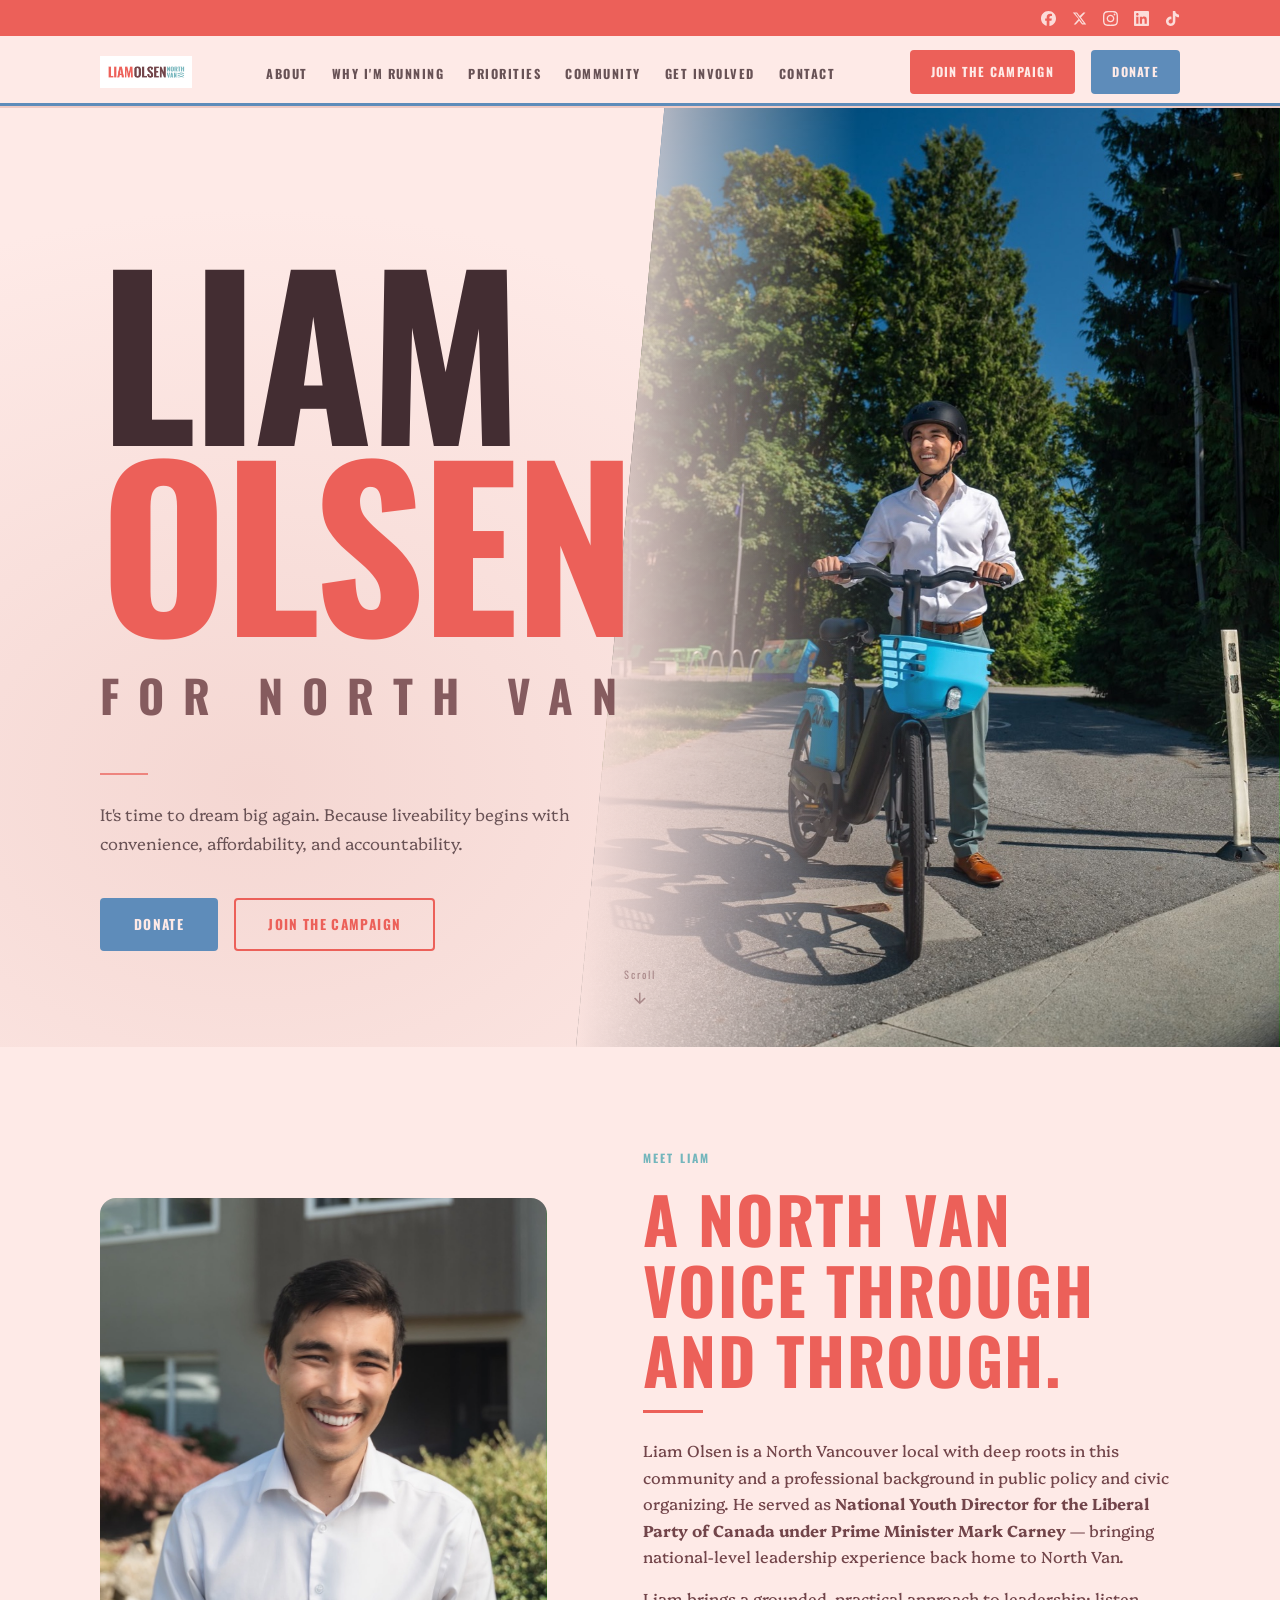
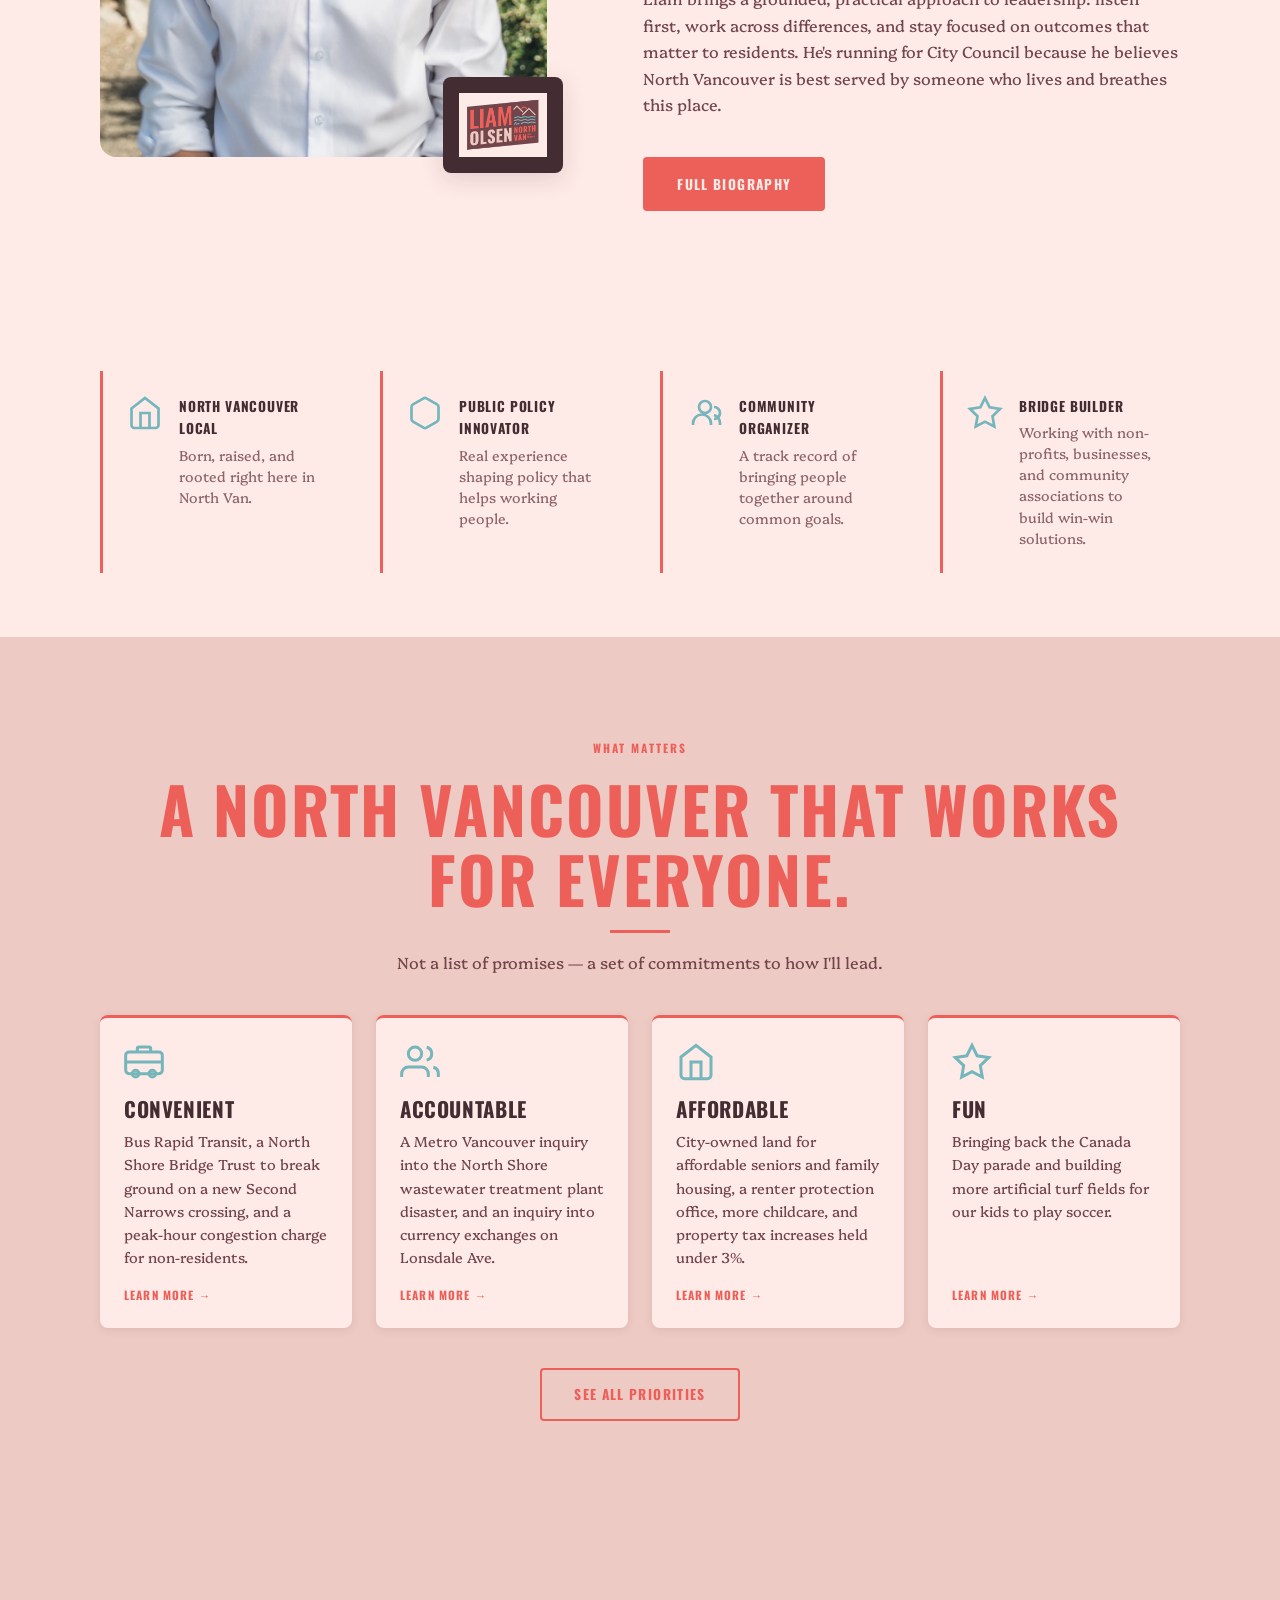
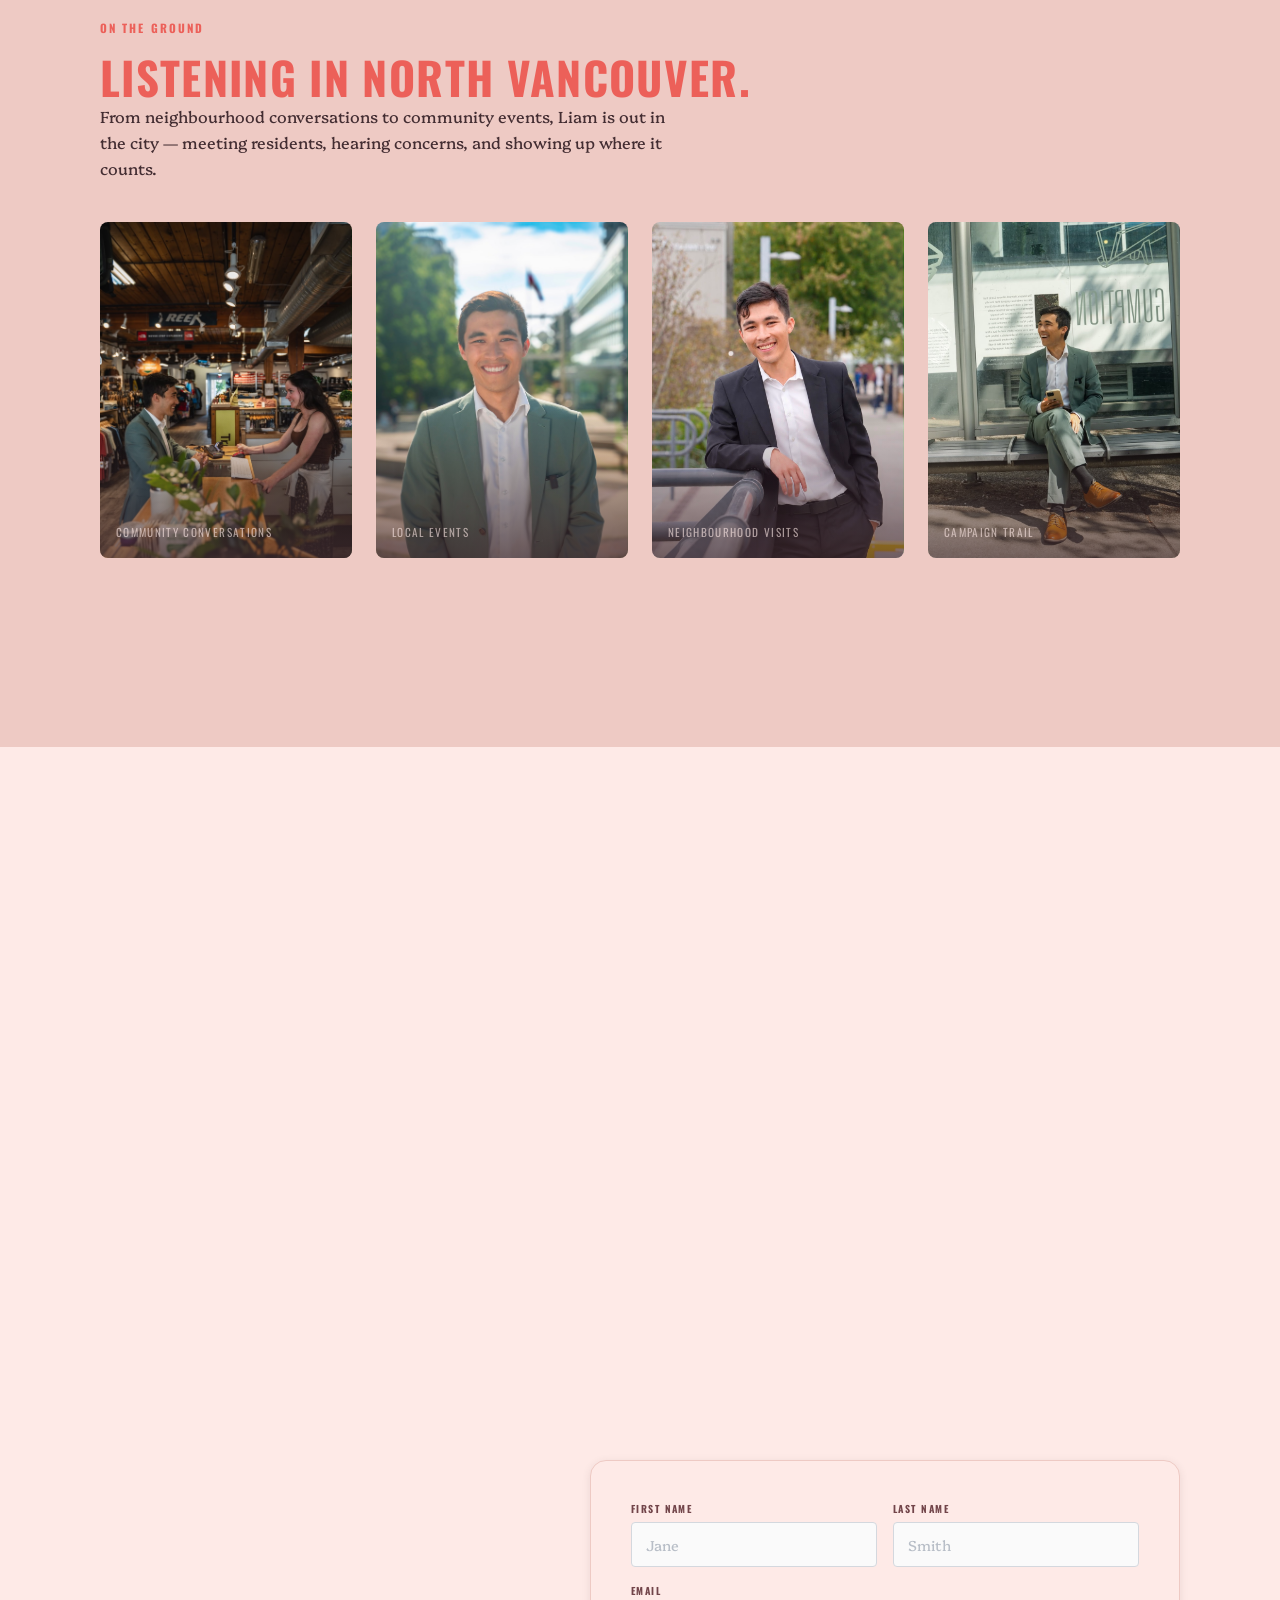
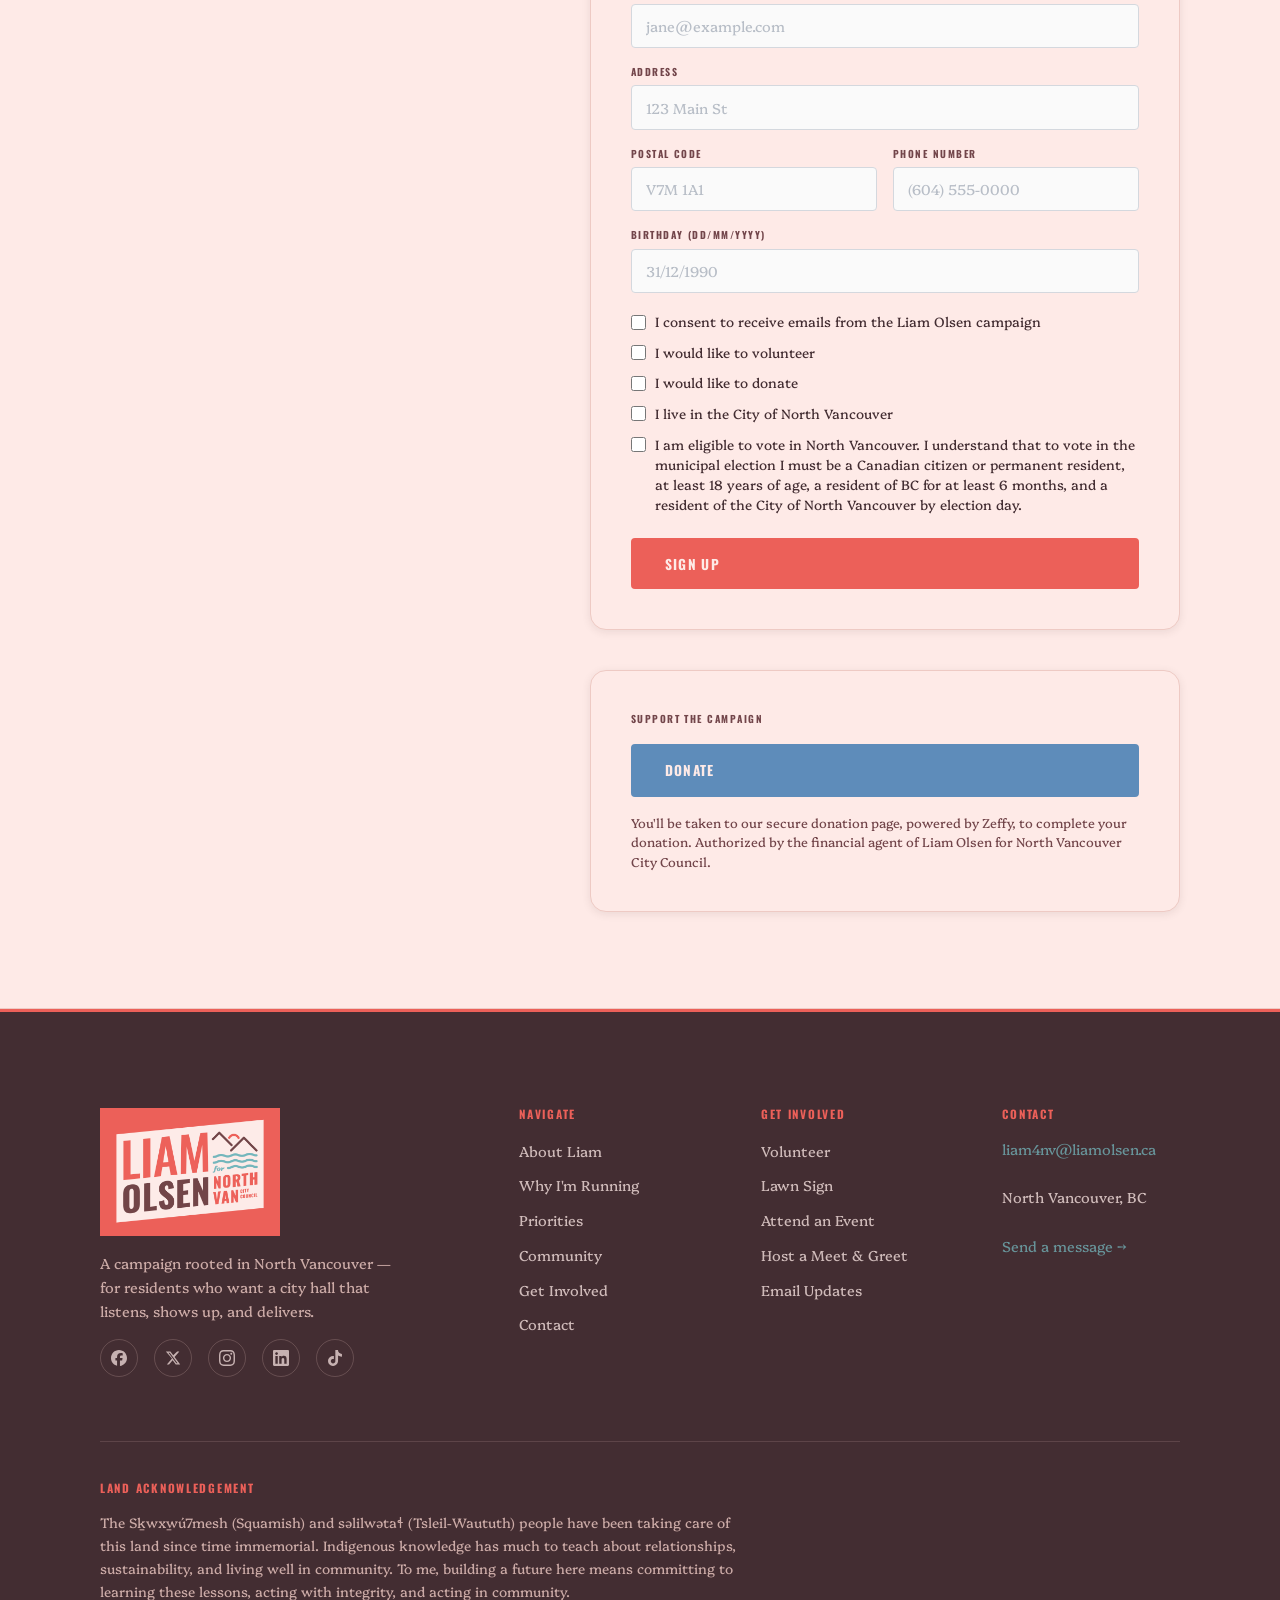
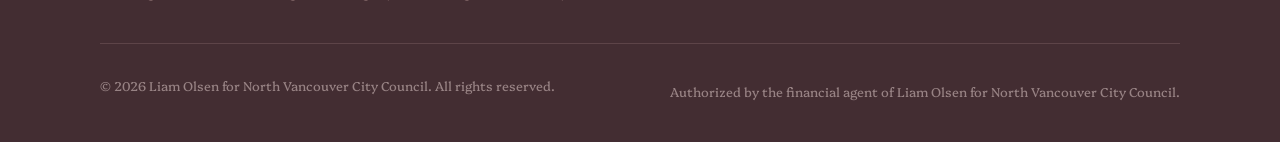
<file: index.html>
<!DOCTYPE html>
<html lang="en">
<head>
  <meta charset="UTF-8" />
  <meta name="viewport" content="width=device-width, initial-scale=1.0" />
  <title>Liam Olsen — North Vancouver City Council</title>
  <meta name="description" content="Liam Olsen is running for North Vancouver City Council. A local voice, public policy professional, and community leader committed to a responsive, connected North Vancouver." />
  <link rel="icon" type="image/svg+xml" href="favicon.svg" />
  <link rel="stylesheet" href="css/global.css" />
  <link rel="stylesheet" href="css/index.css" />
</head>
<body>

  <!-- ── NAVIGATION ── -->
  <!-- ── SUBHEADER: social links ── -->
  <div class="site-subheader" aria-label="Social media links">
    <div class="subheader-inner">
      <nav class="subheader-social">
        <a href="https://www.facebook.com/share/14nEMLuUEvH/?mibextid=wwXIfr" aria-label="Follow Liam on Facebook" target="_blank" rel="noopener noreferrer">
          <svg viewBox="0 0 24 24" fill="currentColor" aria-hidden="true"><path d="M9.101 23.691v-7.98H6.627v-3.667h2.474v-1.58c0-4.085 1.848-5.978 5.858-5.978.401 0 .955.042 1.468.103a8.68 8.68 0 0 1 1.141.195v3.325a8.623 8.623 0 0 0-.653-.036 26.805 26.805 0 0 0-.733-.009c-.707 0-1.259.096-1.675.309a1.686 1.686 0 0 0-.679.622c-.258.42-.374.995-.374 1.752v1.297h3.919l-.386 2.103-.287 1.564h-3.246v8.245C19.396 23.238 24 18.179 24 12.044c0-6.627-5.373-12-12-12s-12 5.373-12 12c0 5.628 3.874 10.35 9.101 11.647Z"/></svg>
        </a>
        <a href="https://x.com/liamolsenca?s=11&amp;t=5OyYV0Zfv3LIVDh-qrqF6Q" aria-label="Follow Liam on X" target="_blank" rel="noopener noreferrer">
          <svg viewBox="0 0 24 24" fill="currentColor" aria-hidden="true"><path d="M18.244 2.25h3.308l-7.227 8.26 8.502 11.24H16.17l-4.714-6.231-5.401 6.231H2.748l7.73-8.835L1.254 2.25H8.08l4.26 5.632zm-1.161 17.52h1.833L7.084 4.126H5.117z"/></svg>
        </a>
        <a href="https://www.instagram.com/liamolsen.ca" aria-label="Follow Liam on Instagram" target="_blank" rel="noopener noreferrer">
          <svg viewBox="0 0 24 24" fill="currentColor" aria-hidden="true"><path d="M12 2.163c3.204 0 3.584.012 4.85.07 3.252.148 4.771 1.691 4.919 4.919.058 1.265.069 1.645.069 4.849 0 3.205-.012 3.584-.069 4.849-.149 3.225-1.664 4.771-4.919 4.919-1.266.058-1.644.07-4.85.07-3.204 0-3.584-.012-4.849-.07-3.26-.149-4.771-1.699-4.919-4.92-.058-1.265-.07-1.644-.07-4.849 0-3.204.013-3.583.07-4.849.149-3.227 1.664-4.771 4.919-4.919 1.266-.057 1.645-.069 4.849-.069zm0-2.163c-3.259 0-3.667.014-4.947.072-4.358.2-6.78 2.618-6.98 6.98-.059 1.281-.073 1.689-.073 4.948 0 3.259.014 3.668.072 4.948.2 4.358 2.618 6.78 6.98 6.98 1.281.058 1.689.072 4.948.072 3.259 0 3.668-.014 4.948-.072 4.354-.2 6.782-2.618 6.979-6.98.059-1.28.073-1.689.073-4.948 0-3.259-.014-3.667-.072-4.947-.196-4.354-2.617-6.78-6.979-6.98-1.281-.059-1.69-.073-4.949-.073zm0 5.838c-3.403 0-6.162 2.759-6.162 6.162s2.759 6.163 6.162 6.163 6.162-2.759 6.162-6.163c0-3.403-2.759-6.162-6.162-6.162zm0 10.162c-2.209 0-4-1.79-4-4 0-2.209 1.791-4 4-4s4 1.791 4 4c0 2.21-1.791 4-4 4zm6.406-11.845c-.796 0-1.441.645-1.441 1.44s.645 1.44 1.441 1.44c.795 0 1.439-.645 1.439-1.44s-.644-1.44-1.439-1.44z"/></svg>
        </a>
        <a href="https://www.linkedin.com/in/liam-olsen-canada?utm_source=share_via&amp;utm_content=profile&amp;utm_medium=member_ios" aria-label="Connect with Liam on LinkedIn" target="_blank" rel="noopener noreferrer">
          <svg viewBox="0 0 24 24" fill="currentColor" aria-hidden="true"><path d="M20.447 20.452h-3.554v-5.569c0-1.328-.027-3.037-1.852-3.037-1.853 0-2.136 1.445-2.136 2.939v5.667H9.351V9h3.414v1.561h.046c.477-.9 1.637-1.85 3.37-1.85 3.601 0 4.267 2.37 4.267 5.455v6.286zM5.337 7.433c-1.144 0-2.063-.926-2.063-2.065 0-1.138.92-2.063 2.063-2.063 1.14 0 2.064.925 2.064 2.063 0 1.139-.925 2.065-2.064 2.065zm1.782 13.019H3.555V9h3.564v11.452zM22.225 0H1.771C.792 0 0 .774 0 1.729v20.542C0 23.227.792 24 1.771 24h20.451C23.2 24 24 23.227 24 22.271V1.729C24 .774 23.2 0 22.222 0h.003z"/></svg>
        </a>
        <a href="https://www.tiktok.com/@liamolsenca?_r=1&amp;_t=ZS-97zV0axIcM6" aria-label="Follow Liam on TikTok" target="_blank" rel="noopener noreferrer">
          <svg viewBox="0 0 24 24" fill="currentColor" aria-hidden="true"><path d="M12.525.02c1.31-.02 2.61-.01 3.91-.02.08 1.53.63 3.09 1.75 4.17 1.12 1.11 2.7 1.62 4.24 1.79v4.03c-1.44-.05-2.89-.35-4.2-.97-.57-.26-1.1-.59-1.62-.93-.01 2.92.01 5.84-.02 8.75-.08 1.4-.54 2.79-1.35 3.94-1.31 1.92-3.58 3.17-5.91 3.21-1.43.08-2.86-.31-4.08-1.03-2.02-1.19-3.44-3.37-3.65-5.71-.02-.5-.03-1-.01-1.49.18-1.9 1.12-3.72 2.58-4.96 1.66-1.44 3.98-2.13 6.15-1.72.02 1.48-.04 2.96-.04 4.44-.99-.32-2.15-.23-3.02.37-.63.41-1.11 1.04-1.36 1.75-.21.51-.15 1.07-.14 1.61.24 1.64 1.82 3.02 3.5 2.87 1.12-.01 2.19-.66 2.77-1.61.19-.33.4-.67.41-1.06.1-1.79.06-3.57.07-5.36.01-4.03-.01-8.05.02-12.07z"/></svg>
        </a>
      </nav>
    </div>
  </div>

  <nav class="site-nav nav-light" aria-label="Main navigation">
    <div class="nav-inner">
      <a href="index.html" class="nav-logo" aria-label="Liam Olsen home">
        <img src="logos/Alt no Bkrd.png" alt="LiamOlsen North Van" />
      </a>
      <ul class="nav-links" role="list">
        <li><a href="about.html">About</a></li>
        <li><a href="why-running.html">Why I'm Running</a></li>
        <li><a href="priorities.html">Priorities</a></li>
        <li><a href="community.html">Community</a></li>
        <li><a href="get-involved.html">Get Involved</a></li>
        <li><a href="contact.html">Contact</a></li>
      </ul>
      <a href="get-involved.html" class="btn btn-primary nav-cta">Join the Campaign</a>
      <a href="https://www.zeffy.com/en-CA/donation-form/donate-for-a-better-north-vancouver" target="_blank" rel="noopener noreferrer" class="btn btn-blue nav-cta">Donate</a>
      <button class="nav-hamburger" aria-label="Open menu" aria-expanded="false" aria-controls="mobile-menu">
        <span></span><span></span><span></span>
      </button>
    </div>
  </nav>

  <!-- Mobile menu -->
  <div class="nav-mobile" id="mobile-menu" role="dialog" aria-label="Navigation">
    <a href="about.html">About</a>
    <a href="why-running.html">Why I'm Running</a>
    <a href="priorities.html">Priorities</a>
    <a href="community.html">Community</a>
    <a href="get-involved.html">Get Involved</a>
    <a href="contact.html">Contact</a>
    <a href="get-involved.html" class="btn btn-primary">Join the Campaign</a>
    <a href="https://www.zeffy.com/en-CA/donation-form/donate-for-a-better-north-vancouver" target="_blank" rel="noopener noreferrer" class="btn btn-blue">Donate</a>
  </div>

  <main>

    <!-- ── HERO ── -->
    <section class="hero" aria-labelledby="hero-heading">
      <div class="hero-bg" aria-hidden="true">
        <div class="hero-panel" aria-hidden="true">
          <img src="imgs/liam-biking.jpg" alt="" class="hero-panel-img" />
        </div>
      </div>
      <div class="container hero-content">
        <h1 id="hero-heading" class="hero-heading">
          <span class="hero-name">Liam</span>
          <span class="hero-name hero-name--red">Olsen</span>
        </h1>
        <p class="hero-for">For North Van</p>
        <span class="hero-rule" aria-hidden="true"></span>
        <p class="hero-sub">
          It's time to dream big again. Because liveability begins with
          convenience, affordability, and accountability.
        </p>
        <div class="hero-actions">
          <a href="https://www.zeffy.com/en-CA/donation-form/donate-for-a-better-north-vancouver" target="_blank" rel="noopener noreferrer" class="btn btn-blue">Donate</a>
          <a href="get-involved.html" class="btn btn-outline-salmon">Join the Campaign</a>
        </div>
      </div>
      <div class="hero-scroll-hint" aria-hidden="true">
        <span>Scroll</span>
        <svg viewBox="0 0 24 24" fill="none" stroke="currentColor" stroke-width="2"><path d="M12 5v14M5 12l7 7 7-7"/></svg>
      </div>
    </section>

    <!-- ── MEET LIAM ── -->
    <section class="section meet-liam" aria-labelledby="meet-heading">
      <div class="container meet-grid">
        <div class="meet-image fade-in" aria-label="Photo of Liam Olsen">
          <img src="imgs/liam-headshot-meet.jpg" alt="Liam Olsen" class="meet-image-img" />
          <div class="meet-image-badge">
            <img src="logos/Main 2 White Background.png" alt="" />
          </div>
        </div>
        <div class="meet-text fade-in fade-in-delay-1">
          <span class="section-label">Meet Liam</span>
          <h2 id="meet-heading" class="h1 heading-on-light">A North Van voice through and through.</h2>
          <span class="divider"></span>
          <p>
            Liam Olsen is a North Vancouver local with deep roots in this community
            and a professional background in public policy and civic organizing.
            He served as <strong>National Youth Director for the Liberal Party of Canada
            under Prime Minister Mark Carney</strong> — bringing national-level leadership
            experience back home to North Van.
          </p>
          <p>
            Liam brings a grounded, practical approach to leadership: listen first,
            work across differences, and stay focused on outcomes that matter to residents.
            He's running for City Council because he believes North Vancouver is best served
            by someone who lives and breathes this place.
          </p>
          <a href="about.html" class="btn btn-primary mt-lg">Full Biography</a>
        </div>
      </div>
    </section>

    <!-- ── TRUST STRIP ── -->
    <section class="trust-strip section-sm" aria-label="Key credentials">
      <div class="container">
        <ul class="trust-list" role="list">
          <li class="trust-item fade-in">
            <div class="trust-icon" aria-hidden="true">
              <svg viewBox="0 0 24 24" fill="none" stroke="currentColor" stroke-width="1.8"><path d="M3 9l9-7 9 7v11a2 2 0 01-2 2H5a2 2 0 01-2-2z"/><polyline points="9 22 9 12 15 12 15 22"/></svg>
            </div>
            <div>
              <strong>North Vancouver Local</strong>
              <p>Born, raised, and rooted right here in North Van.</p>
            </div>
          </li>
          <li class="trust-item fade-in fade-in-delay-1">
            <div class="trust-icon" aria-hidden="true">
              <svg viewBox="0 0 24 24" fill="none" stroke="currentColor" stroke-width="1.8"><path d="M21 16V8a2 2 0 00-1-1.73l-7-4a2 2 0 00-2 0l-7 4A2 2 0 003 8v8a2 2 0 001 1.73l7 4a2 2 0 002 0l7-4A2 2 0 0021 16z"/></svg>
            </div>
            <div>
              <strong>Public Policy Innovator</strong>
              <p>Real experience shaping policy that helps working people.</p>
            </div>
          </li>
          <li class="trust-item fade-in fade-in-delay-2">
            <div class="trust-icon" aria-hidden="true">
              <svg viewBox="0 0 24 24" fill="none" stroke="currentColor" stroke-width="1.8"><circle cx="12" cy="8" r="4"/><path d="M4 20v-1a6 6 0 0112 0v1"/><path d="M18 8a4 4 0 010 8"/><path d="M22 20v-1a6 6 0 00-4-5.65"/></svg>
            </div>
            <div>
              <strong>Community Organizer</strong>
              <p>A track record of bringing people together around common goals.</p>
            </div>
          </li>
          <li class="trust-item fade-in fade-in-delay-3">
            <div class="trust-icon" aria-hidden="true">
              <svg viewBox="0 0 24 24" fill="none" stroke="currentColor" stroke-width="1.8"><polygon points="12 2 15.09 8.26 22 9.27 17 14.14 18.18 21.02 12 17.77 5.82 21.02 7 14.14 2 9.27 8.91 8.26 12 2"/></svg>
            </div>
            <div>
              <strong>Bridge Builder</strong>
              <p>Working with non-profits, businesses, and community associations to build win-win solutions.</p>
            </div>
          </li>
        </ul>
      </div>
    </section>

    <!-- ── PRIORITIES OVERVIEW ── -->
    <section class="section priorities-preview bg-beige" aria-labelledby="priorities-heading">
      <div class="container">
        <div class="section-intro text-center fade-in">
          <span class="section-label salmon">What Matters</span>
          <h2 id="priorities-heading" class="h1 heading-on-light">A North Vancouver that works for everyone.</h2>
          <span class="divider center"></span>
          <p style="margin:0 auto;">Not a list of promises — a set of commitments to how I'll lead.</p>
        </div>
        <ul class="priority-cards grid-4 mt-lg" role="list">
          <li class="priority-card fade-in">
            <div class="priority-icon" aria-hidden="true">
              <svg viewBox="0 0 24 24" fill="none" stroke="currentColor" stroke-width="1.8"><rect x="1" y="6" width="22" height="13" rx="2"/><path d="M16 6V4a1 1 0 00-1-1H9a1 1 0 00-1 1v2"/><circle cx="7" cy="19" r="2"/><circle cx="17" cy="19" r="2"/><path d="M1 12h22"/></svg>
            </div>
            <h3 class="h4">Convenient</h3>
            <p>Bus Rapid Transit, a North Shore Bridge Trust to break ground on a new Second Narrows crossing, and a peak-hour congestion charge for non-residents.</p>
            <a href="priorities.html#convenient" class="priority-link">Learn more →</a>
          </li>
          <li class="priority-card fade-in fade-in-delay-1">
            <div class="priority-icon" aria-hidden="true">
              <svg viewBox="0 0 24 24" fill="none" stroke="currentColor" stroke-width="1.8"><path d="M17 21v-2a4 4 0 00-4-4H5a4 4 0 00-4 4v2"/><circle cx="9" cy="7" r="4"/><path d="M23 21v-2a4 4 0 00-3-3.87"/><path d="M16 3.13a4 4 0 010 7.75"/></svg>
            </div>
            <h3 class="h4">Accountable</h3>
            <p>A Metro Vancouver inquiry into the North Shore wastewater treatment plant disaster, and an inquiry into currency exchanges on Lonsdale Ave.</p>
            <a href="priorities.html#accountable" class="priority-link">Learn more →</a>
          </li>
          <li class="priority-card fade-in fade-in-delay-2">
            <div class="priority-icon" aria-hidden="true">
              <svg viewBox="0 0 24 24" fill="none" stroke="currentColor" stroke-width="1.8"><path d="M3 9l9-7 9 7v11a2 2 0 01-2 2H5a2 2 0 01-2-2z"/><polyline points="9 22 9 12 15 12 15 22"/></svg>
            </div>
            <h3 class="h4">Affordable</h3>
            <p>City-owned land for affordable seniors and family housing, a renter protection office, more childcare, and property tax increases held under 3%.</p>
            <a href="priorities.html#affordable" class="priority-link">Learn more →</a>
          </li>
          <li class="priority-card fade-in fade-in-delay-3">
            <div class="priority-icon" aria-hidden="true">
              <svg viewBox="0 0 24 24" fill="none" stroke="currentColor" stroke-width="1.8"><polygon points="12 2 15.09 8.26 22 9.27 17 14.14 18.18 21.02 12 17.77 5.82 21.02 7 14.14 2 9.27 8.91 8.26 12 2"/></svg>
            </div>
            <h3 class="h4">Fun</h3>
            <p>Bringing back the Canada Day parade and building more artificial turf fields for our kids to play soccer.</p>
            <a href="priorities.html#fun" class="priority-link">Learn more →</a>
          </li>
        </ul>
        <div class="text-center mt-lg fade-in">
          <a href="priorities.html" class="btn btn-outline-salmon">See All Priorities</a>
        </div>
      </div>
    </section>

    <!-- ── COMMUNITY PRESENCE ── -->
    <section class="section community-preview bg-beige" aria-labelledby="community-heading">
      <div class="container">
        <div class="section-intro fade-in">
          <span class="section-label salmon">On the Ground</span>
          <h2 id="community-heading" class="h2 heading-on-light">Listening in North Vancouver.</h2>
          <p style="max-width:52ch;">
            From neighbourhood conversations to community events, Liam is out in the city —
            meeting residents, hearing concerns, and showing up where it counts.
          </p>
        </div>
        <div class="community-photos mt-lg" aria-label="Community photos">
          <div class="community-photo fade-in">
            <img src="imgs/liam-store-visit.jpg" alt="Liam Olsen talking with a local business owner" class="community-photo-img" />
            <div class="community-photo-fill">
              <span class="community-photo-caption">Community conversations</span>
            </div>
          </div>
          <div class="community-photo fade-in fade-in-delay-1">
            <img src="imgs/liam-plaza-portrait.jpg" alt="Liam Olsen at a North Vancouver event" class="community-photo-img" />
            <div class="community-photo-fill">
              <span class="community-photo-caption">Local events</span>
            </div>
          </div>
          <div class="community-photo fade-in fade-in-delay-2">
            <img src="imgs/liam-railing-portrait.jpg" alt="Liam Olsen in North Vancouver" class="community-photo-img" />
            <div class="community-photo-fill">
              <span class="community-photo-caption">Neighbourhood visits</span>
            </div>
          </div>
          <div class="community-photo fade-in fade-in-delay-3">
            <img src="imgs/liam-bus-stop.jpg" alt="Liam Olsen on the campaign trail" class="community-photo-img" />
            <div class="community-photo-fill">
              <span class="community-photo-caption">Campaign trail</span>
            </div>
          </div>
        </div>
        <div class="mt-lg fade-in">
          <a href="community.html" class="btn btn-outline-salmon">See What's Happening</a>
        </div>
      </div>
    </section>

    <!-- ── UPDATES ── -->
    <section class="section updates" aria-labelledby="updates-heading">
      <div class="container">
        <div class="section-intro text-center fade-in">
          <span class="section-label">Latest</span>
          <h2 id="updates-heading" class="h2 heading-on-light">Campaign updates.</h2>
        </div>
        <div class="updates-grid grid-3 mt-lg">
          <article class="update-card fade-in">
            <div class="update-tag">Campaign</div>
            <h3 class="h4">Liam Olsen officially files as a candidate for North Vancouver City Council</h3>
            <p>We're officially in it. After months of conversations with neighbours across North Van, Liam has filed his candidacy for City Council.</p>
            <a href="community.html" class="priority-link">Read more →</a>
          </article>
          <article class="update-card fade-in fade-in-delay-1">
            <div class="update-tag">Community</div>
            <h3 class="h4">Listening sessions coming to your neighbourhood this summer</h3>
            <p>Liam will be hosting informal drop-in conversations across the city over the coming months. Find out when he's coming to your area.</p>
            <a href="get-involved.html" class="priority-link">Learn more →</a>
          </article>
          <article class="update-card fade-in fade-in-delay-2">
            <div class="update-tag">Get Involved</div>
            <h3 class="h4">The campaign is looking for volunteers — be part of something local</h3>
            <p>From doorknocking to event helping to spreading the word online — there's a role for everyone who wants to get involved.</p>
            <a href="get-involved.html" class="priority-link">Sign up →</a>
          </article>
        </div>
      </div>
    </section>

    <!-- ── VOLUNTEER + DONATE ── -->
    <section id="get-involved" class="home-signup" aria-labelledby="get-involved-heading">
      <div class="container">
        <div class="home-signup-grid">
          <div class="home-signup-intro fade-in">
            <span class="section-label">Join the Campaign</span>
            <h2 id="get-involved-heading" class="h2">Volunteer or donate today.</h2>
            <span class="divider"></span>
            <p>Whether you want to volunteer, donate, or simply stay informed — every sign-up strengthens the campaign for North Vancouver.</p>
            <p>Fill out the form to join the team, or make a secure donation below.</p>
          </div>
          <div class="signup-donate-stack fade-in fade-in-delay-1">
            <div class="hs-card">
              <form class="hs-form" id="home-signup-form" novalidate aria-label="Campaign sign-up" action="https://formspree.io/f/mbdnjjaz" method="POST">
                <input type="hidden" name="_subject" value="New volunteer sign-up — Homepage" />
                <div class="hs-row">
                  <div class="hs-field">
                    <label for="hs-first">First Name</label>
                    <input type="text" id="hs-first" name="first_name" class="hs-input" placeholder="Jane" required autocomplete="given-name" />
                  </div>
                  <div class="hs-field">
                    <label for="hs-last">Last Name</label>
                    <input type="text" id="hs-last" name="last_name" class="hs-input" placeholder="Smith" required autocomplete="family-name" />
                  </div>
                </div>
                <div class="hs-field">
                  <label for="hs-email">Email</label>
                  <input type="email" id="hs-email" name="email" class="hs-input" placeholder="jane@example.com" required autocomplete="email" />
                </div>
                <div class="hs-field">
                  <label for="hs-address">Address</label>
                  <input type="text" id="hs-address" name="address" class="hs-input" placeholder="123 Main St" autocomplete="street-address" />
                </div>
                <div class="hs-row">
                  <div class="hs-field">
                    <label for="hs-postal">Postal Code</label>
                    <input type="text" id="hs-postal" name="postal_code" class="hs-input" placeholder="V7M 1A1" autocomplete="postal-code" />
                  </div>
                  <div class="hs-field">
                    <label for="hs-phone">Phone Number</label>
                    <input type="tel" id="hs-phone" name="phone" class="hs-input" placeholder="(604) 555-0000" autocomplete="tel" />
                  </div>
                </div>
                <div class="hs-field">
                  <label for="hs-birthday">Birthday (DD/MM/YYYY)</label>
                  <input type="text" id="hs-birthday" name="birthday" class="hs-input" placeholder="31/12/1990" />
                </div>
                <div class="hs-checks">
                  <label class="hs-check"><input type="checkbox" name="consent_email" /> I consent to receive emails from the Liam Olsen campaign</label>
                  <label class="hs-check"><input type="checkbox" name="volunteer" /> I would like to volunteer</label>
                  <label class="hs-check"><input type="checkbox" name="donate" /> I would like to donate</label>
                  <label class="hs-check"><input type="checkbox" name="lives_in_northvan" /> I live in the City of North Vancouver</label>
                  <label class="hs-check"><input type="checkbox" name="eligible_voter" /> I am eligible to vote in North Vancouver. I understand that to vote in the municipal election I must be a Canadian citizen or permanent resident, at least 18 years of age, a resident of BC for at least 6 months, and a resident of the City of North Vancouver by election day.</label>
                </div>
                <button type="submit" class="btn btn-primary full-width" style="margin-top:0.5rem;">Sign Up</button>
                <p class="form-error-message hidden" role="alert">Something went wrong sending your sign-up. Please try again, or email us directly at <a href="mailto:liam4nv@liamolsen.ca">liam4nv@liamolsen.ca</a>.</p>
              </form>
              <div id="home-signup-success" class="hs-success hidden" tabindex="-1">
                <div class="hs-success-icon" aria-hidden="true">✓</div>
                <h3>You're signed up!</h3>
                <p>Thanks for joining the campaign. We'll be in touch soon.</p>
              </div>
            </div>
            <div class="hs-card donate-card">
              <span class="donate-form-label">Support the Campaign</span>
              <a href="https://www.zeffy.com/en-CA/donation-form/donate-for-a-better-north-vancouver" id="donate-submit" class="btn btn-blue full-width" target="_blank" rel="noopener noreferrer">Donate</a>
              <p class="donate-fineprint">
                You'll be taken to our secure donation page, powered by Zeffy, to complete your donation.
                Authorized by the financial agent of Liam Olsen for North Vancouver City Council.
              </p>
            </div>
          </div>
        </div>
      </div>
    </section>

  </main>

  <!-- ── FOOTER ── -->
  <footer class="site-footer">
    <div class="container">
      <div class="footer-grid">
        <div class="footer-brand">
          <img src="logos/Main 1 Red bkrd.png" alt="Liam Olsen for North Vancouver City Council" class="footer-logo" />
          <p>A campaign rooted in North Vancouver — for residents who want a city hall that listens, shows up, and delivers.</p>
          <div class="footer-socials" aria-label="Social media links">
            <a href="https://www.facebook.com/share/14nEMLuUEvH/?mibextid=wwXIfr" aria-label="Facebook" target="_blank" rel="noopener noreferrer">
              <svg viewBox="0 0 24 24" fill="currentColor"><path d="M9.101 23.691v-7.98H6.627v-3.667h2.474v-1.58c0-4.085 1.848-5.978 5.858-5.978.401 0 .955.042 1.468.103a8.68 8.68 0 0 1 1.141.195v3.325a8.623 8.623 0 0 0-.653-.036 26.805 26.805 0 0 0-.733-.009c-.707 0-1.259.096-1.675.309a1.686 1.686 0 0 0-.679.622c-.258.42-.374.995-.374 1.752v1.297h3.919l-.386 2.103-.287 1.564h-3.246v8.245C19.396 23.238 24 18.179 24 12.044c0-6.627-5.373-12-12-12s-12 5.373-12 12c0 5.628 3.874 10.35 9.101 11.647Z"/></svg>
            </a>
            <a href="https://x.com/liamolsenca?s=11&amp;t=5OyYV0Zfv3LIVDh-qrqF6Q" aria-label="X" target="_blank" rel="noopener noreferrer">
              <svg viewBox="0 0 24 24" fill="currentColor"><path d="M18.244 2.25h3.308l-7.227 8.26 8.502 11.24H16.17l-4.714-6.231-5.401 6.231H2.748l7.73-8.835L1.254 2.25H8.08l4.26 5.632zm-1.161 17.52h1.833L7.084 4.126H5.117z"/></svg>
            </a>
            <a href="https://www.instagram.com/liamolsen.ca" aria-label="Instagram" target="_blank" rel="noopener noreferrer">
              <svg viewBox="0 0 24 24" fill="currentColor"><path d="M12 2.163c3.204 0 3.584.012 4.85.07 3.252.148 4.771 1.691 4.919 4.919.058 1.265.069 1.645.069 4.849 0 3.205-.012 3.584-.069 4.849-.149 3.225-1.664 4.771-4.919 4.919-1.266.058-1.644.07-4.85.07-3.204 0-3.584-.012-4.849-.07-3.26-.149-4.771-1.699-4.919-4.92-.058-1.265-.07-1.644-.07-4.849 0-3.204.013-3.583.07-4.849.149-3.227 1.664-4.771 4.919-4.919 1.266-.057 1.645-.069 4.849-.069zm0-2.163c-3.259 0-3.667.014-4.947.072-4.358.2-6.78 2.618-6.98 6.98-.059 1.281-.073 1.689-.073 4.948 0 3.259.014 3.668.072 4.948.2 4.358 2.618 6.78 6.98 6.98 1.281.058 1.689.072 4.948.072 3.259 0 3.668-.014 4.948-.072 4.354-.2 6.782-2.618 6.979-6.98.059-1.28.073-1.689.073-4.948 0-3.259-.014-3.667-.072-4.947-.196-4.354-2.617-6.78-6.979-6.98-1.281-.059-1.69-.073-4.949-.073zm0 5.838c-3.403 0-6.162 2.759-6.162 6.162s2.759 6.163 6.162 6.163 6.162-2.759 6.162-6.163c0-3.403-2.759-6.162-6.162-6.162zm0 10.162c-2.209 0-4-1.79-4-4 0-2.209 1.791-4 4-4s4 1.791 4 4c0 2.21-1.791 4-4 4zm6.406-11.845c-.796 0-1.441.645-1.441 1.44s.645 1.44 1.441 1.44c.795 0 1.439-.645 1.439-1.44s-.644-1.44-1.439-1.44z"/></svg>
            </a>
            <a href="https://www.linkedin.com/in/liam-olsen-canada?utm_source=share_via&amp;utm_content=profile&amp;utm_medium=member_ios" aria-label="LinkedIn" target="_blank" rel="noopener noreferrer">
              <svg viewBox="0 0 24 24" fill="currentColor"><path d="M20.447 20.452h-3.554v-5.569c0-1.328-.027-3.037-1.852-3.037-1.853 0-2.136 1.445-2.136 2.939v5.667H9.351V9h3.414v1.561h.046c.477-.9 1.637-1.85 3.37-1.85 3.601 0 4.267 2.37 4.267 5.455v6.286zM5.337 7.433c-1.144 0-2.063-.926-2.063-2.065 0-1.138.92-2.063 2.063-2.063 1.14 0 2.064.925 2.064 2.063 0 1.139-.925 2.065-2.064 2.065zm1.782 13.019H3.555V9h3.564v11.452zM22.225 0H1.771C.792 0 0 .774 0 1.729v20.542C0 23.227.792 24 1.771 24h20.451C23.2 24 24 23.227 24 22.271V1.729C24 .774 23.2 0 22.222 0h.003z"/></svg>
            </a>
            <a href="https://www.tiktok.com/@liamolsenca?_r=1&amp;_t=ZS-97zV0axIcM6" aria-label="TikTok" target="_blank" rel="noopener noreferrer">
              <svg viewBox="0 0 24 24" fill="currentColor"><path d="M12.525.02c1.31-.02 2.61-.01 3.91-.02.08 1.53.63 3.09 1.75 4.17 1.12 1.11 2.7 1.62 4.24 1.79v4.03c-1.44-.05-2.89-.35-4.2-.97-.57-.26-1.1-.59-1.62-.93-.01 2.92.01 5.84-.02 8.75-.08 1.4-.54 2.79-1.35 3.94-1.31 1.92-3.58 3.17-5.91 3.21-1.43.08-2.86-.31-4.08-1.03-2.02-1.19-3.44-3.37-3.65-5.71-.02-.5-.03-1-.01-1.49.18-1.9 1.12-3.72 2.58-4.96 1.66-1.44 3.98-2.13 6.15-1.72.02 1.48-.04 2.96-.04 4.44-.99-.32-2.15-.23-3.02.37-.63.41-1.11 1.04-1.36 1.75-.21.51-.15 1.07-.14 1.61.24 1.64 1.82 3.02 3.5 2.87 1.12-.01 2.19-.66 2.77-1.61.19-.33.4-.67.41-1.06.1-1.79.06-3.57.07-5.36.01-4.03-.01-8.05.02-12.07z"/></svg>
            </a>
          </div>
        </div>
        <div class="footer-col">
          <h4>Navigate</h4>
          <ul>
            <li><a href="about.html">About Liam</a></li>
            <li><a href="why-running.html">Why I'm Running</a></li>
            <li><a href="priorities.html">Priorities</a></li>
            <li><a href="community.html">Community</a></li>
            <li><a href="get-involved.html">Get Involved</a></li>
            <li><a href="contact.html">Contact</a></li>
          </ul>
        </div>
        <div class="footer-col">
          <h4>Get Involved</h4>
          <ul>
            <li><a href="get-involved.html#volunteer">Volunteer</a></li>
            <li><a href="get-involved.html#lawn-sign">Lawn Sign</a></li>
            <li><a href="get-involved.html#event">Attend an Event</a></li>
            <li><a href="get-involved.html#host">Host a Meet & Greet</a></li>
            <li><a href="get-involved.html#email-signup">Email Updates</a></li>
          </ul>
        </div>
        <div class="footer-col">
          <h4>Contact</h4>
          <p>
            <a href="mailto:liam4nv@liamolsen.ca">liam4nv@liamolsen.ca</a><br /><br />
            North Vancouver, BC<br />
            <br />
            <a href="contact.html">Send a message →</a>
          </p>
        </div>
      </div>
      <div class="footer-land-ack">
        <h4>Land Acknowledgement</h4>
        <p>
          The Sḵwx̱wú7mesh (Squamish) and səlilwətaɬ (Tsleil-Waututh) people have been taking care of this land since time immemorial. Indigenous knowledge has much to teach about relationships, sustainability, and living well in community. To me, building a future here means committing to learning these lessons, acting with integrity, and acting in community.
        </p>
      </div>
      <div class="footer-bottom">
        <p>&copy; 2026 Liam Olsen for North Vancouver City Council. All rights reserved.</p>
        <p>Authorized by the financial agent of Liam Olsen for North Vancouver City Council.</p>
      </div>
    </div>
  </footer>

  <script src="js/global.js"></script>
  <script src="js/index.js"></script>
</body>
</html>
</file>
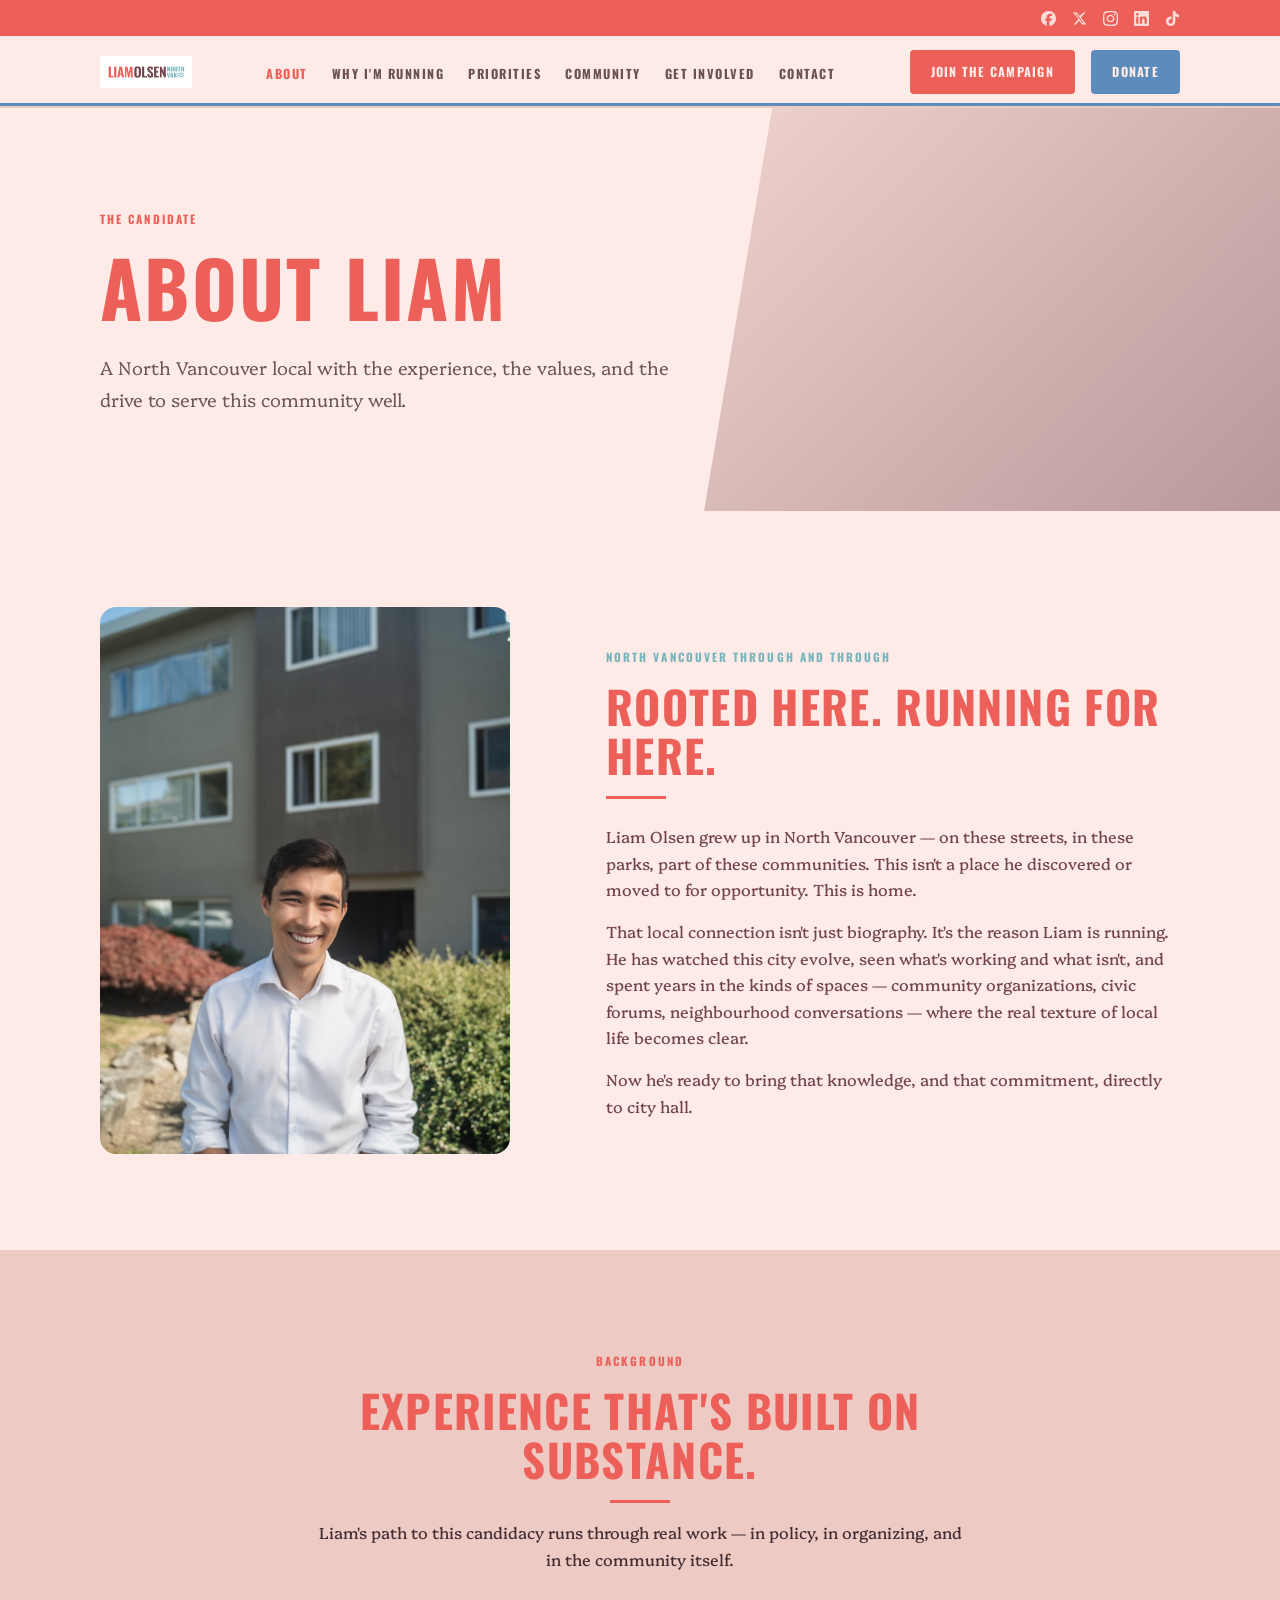
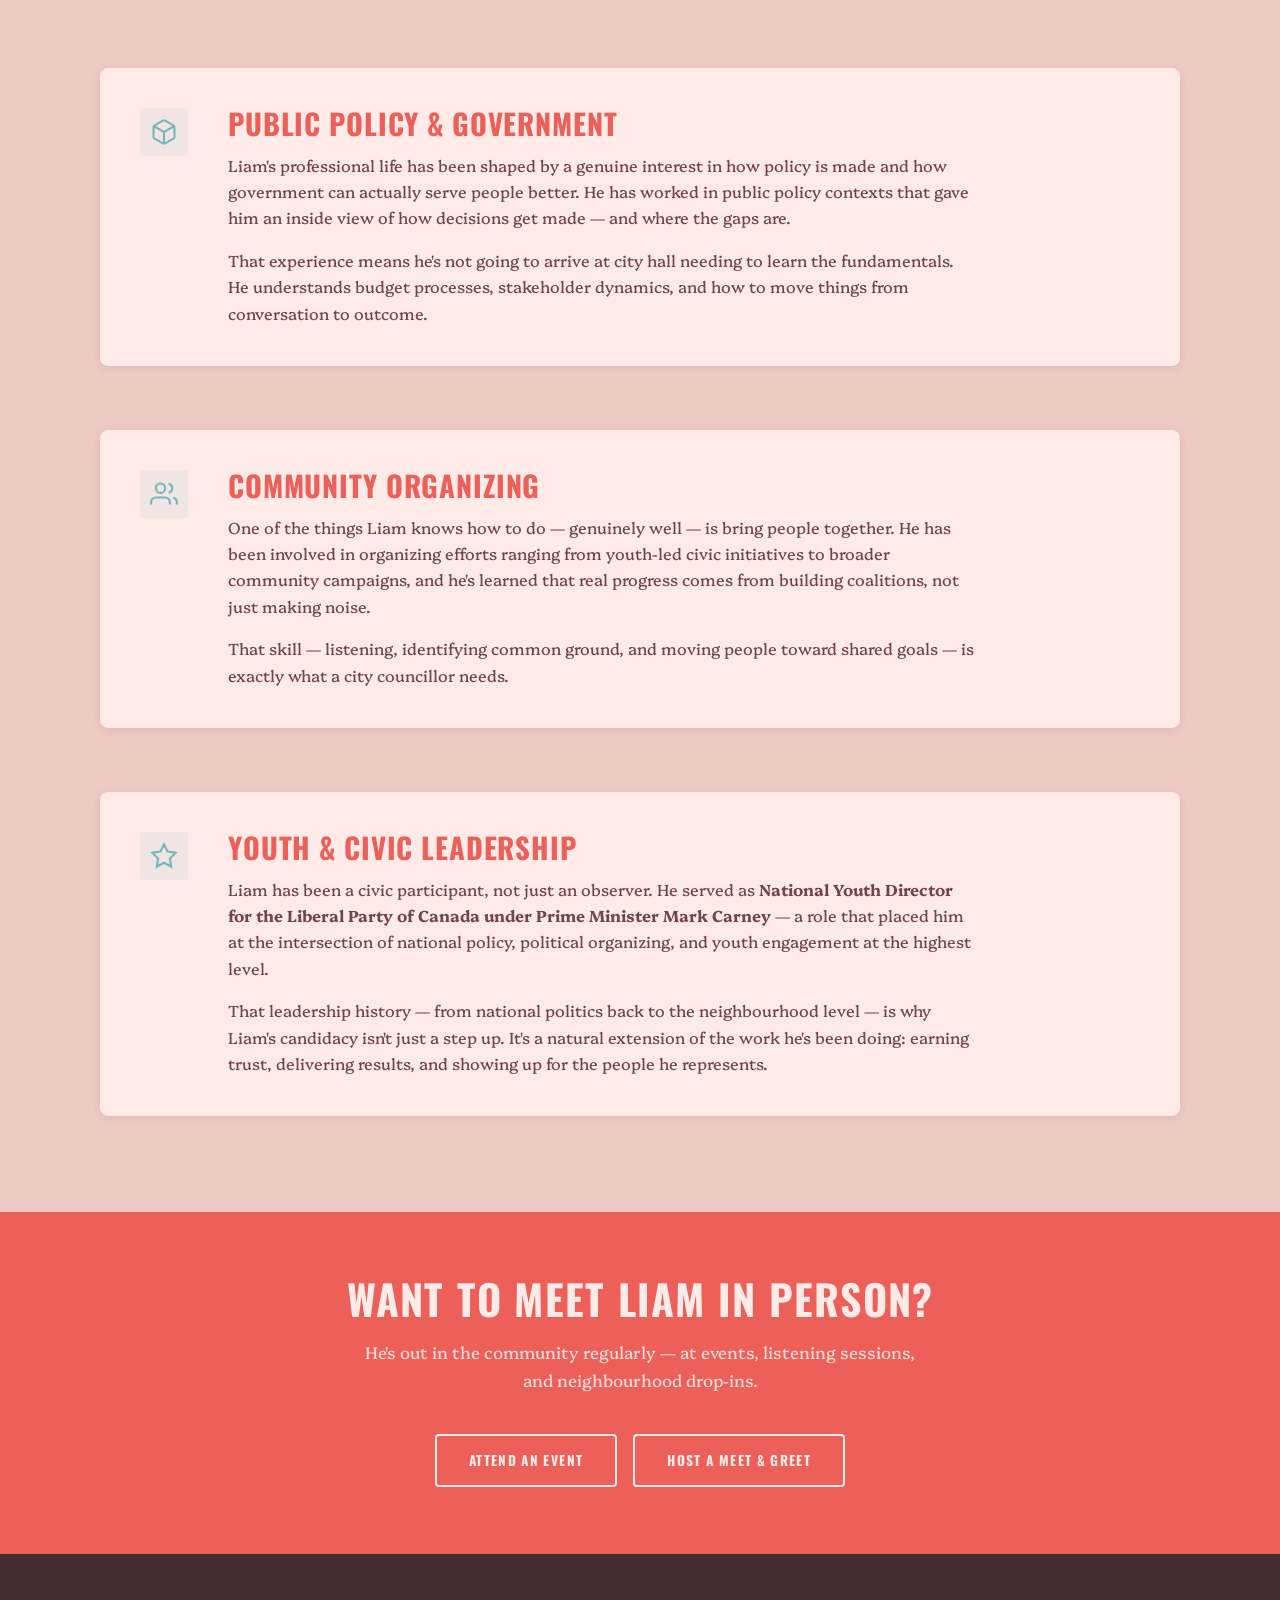
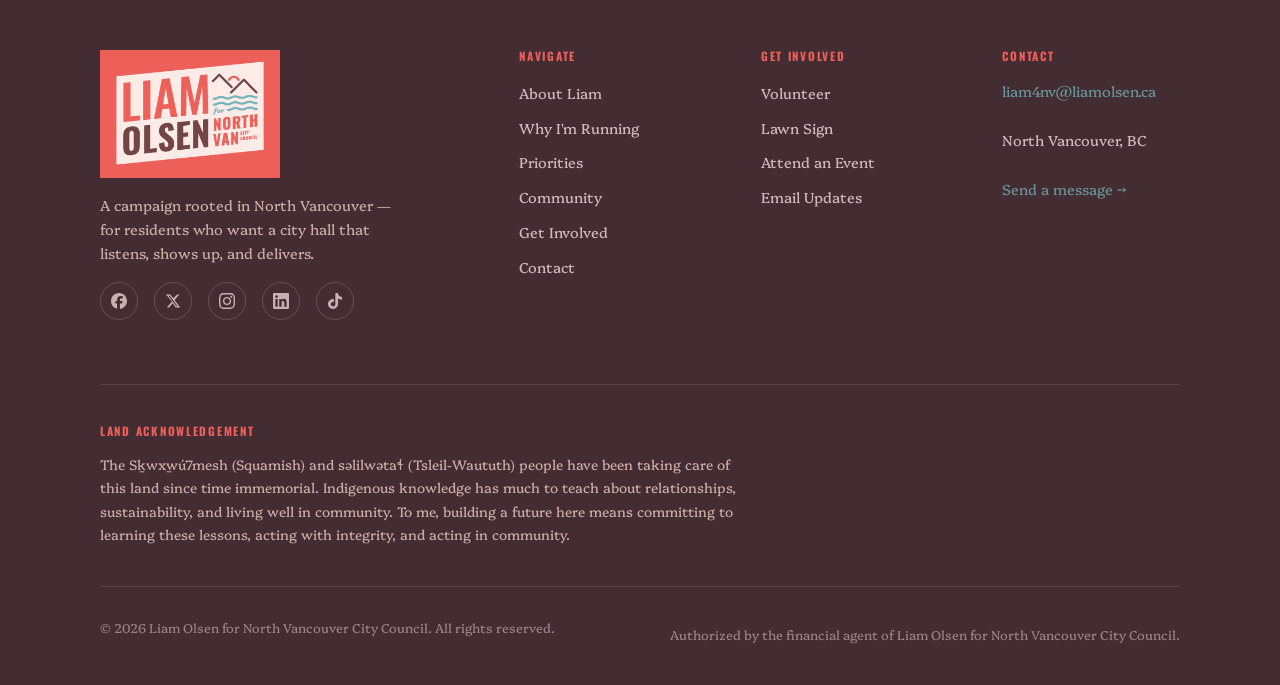
<file: about.html>
<!DOCTYPE html>
<html lang="en">
<head>
  <meta charset="UTF-8" />
  <meta name="viewport" content="width=device-width, initial-scale=1.0" />
  <title>About Liam — Liam Olsen for North Vancouver City Council</title>
  <meta name="description" content="Learn about Liam Olsen — his North Vancouver roots, public policy background, leadership experience, and why he's running for City Council." />
  <link rel="icon" type="image/svg+xml" href="favicon.svg" />
  <link rel="stylesheet" href="css/global.css" />
  <link rel="stylesheet" href="css/about.css" />
</head>
<body>

  <!-- ── NAVIGATION ── -->
  <!-- ── SUBHEADER: social links ── -->
  <div class="site-subheader" aria-label="Social media links">
    <div class="subheader-inner">
      <nav class="subheader-social">
        <a href="https://www.facebook.com/share/14nEMLuUEvH/?mibextid=wwXIfr" aria-label="Follow Liam on Facebook" target="_blank" rel="noopener noreferrer">
          <svg viewBox="0 0 24 24" fill="currentColor" aria-hidden="true"><path d="M9.101 23.691v-7.98H6.627v-3.667h2.474v-1.58c0-4.085 1.848-5.978 5.858-5.978.401 0 .955.042 1.468.103a8.68 8.68 0 0 1 1.141.195v3.325a8.623 8.623 0 0 0-.653-.036 26.805 26.805 0 0 0-.733-.009c-.707 0-1.259.096-1.675.309a1.686 1.686 0 0 0-.679.622c-.258.42-.374.995-.374 1.752v1.297h3.919l-.386 2.103-.287 1.564h-3.246v8.245C19.396 23.238 24 18.179 24 12.044c0-6.627-5.373-12-12-12s-12 5.373-12 12c0 5.628 3.874 10.35 9.101 11.647Z"/></svg>
        </a>
        <a href="https://x.com/liamolsenca?s=11&amp;t=5OyYV0Zfv3LIVDh-qrqF6Q" aria-label="Follow Liam on X" target="_blank" rel="noopener noreferrer">
          <svg viewBox="0 0 24 24" fill="currentColor" aria-hidden="true"><path d="M18.244 2.25h3.308l-7.227 8.26 8.502 11.24H16.17l-4.714-6.231-5.401 6.231H2.748l7.73-8.835L1.254 2.25H8.08l4.26 5.632zm-1.161 17.52h1.833L7.084 4.126H5.117z"/></svg>
        </a>
        <a href="https://www.instagram.com/liamolsen.ca" aria-label="Follow Liam on Instagram" target="_blank" rel="noopener noreferrer">
          <svg viewBox="0 0 24 24" fill="currentColor" aria-hidden="true"><path d="M12 2.163c3.204 0 3.584.012 4.85.07 3.252.148 4.771 1.691 4.919 4.919.058 1.265.069 1.645.069 4.849 0 3.205-.012 3.584-.069 4.849-.149 3.225-1.664 4.771-4.919 4.919-1.266.058-1.644.07-4.85.07-3.204 0-3.584-.012-4.849-.07-3.26-.149-4.771-1.699-4.919-4.92-.058-1.265-.07-1.644-.07-4.849 0-3.204.013-3.583.07-4.849.149-3.227 1.664-4.771 4.919-4.919 1.266-.057 1.645-.069 4.849-.069zm0-2.163c-3.259 0-3.667.014-4.947.072-4.358.2-6.78 2.618-6.98 6.98-.059 1.281-.073 1.689-.073 4.948 0 3.259.014 3.668.072 4.948.2 4.358 2.618 6.78 6.98 6.98 1.281.058 1.689.072 4.948.072 3.259 0 3.668-.014 4.948-.072 4.354-.2 6.782-2.618 6.979-6.98.059-1.28.073-1.689.073-4.948 0-3.259-.014-3.667-.072-4.947-.196-4.354-2.617-6.78-6.979-6.98-1.281-.059-1.69-.073-4.949-.073zm0 5.838c-3.403 0-6.162 2.759-6.162 6.162s2.759 6.163 6.162 6.163 6.162-2.759 6.162-6.163c0-3.403-2.759-6.162-6.162-6.162zm0 10.162c-2.209 0-4-1.79-4-4 0-2.209 1.791-4 4-4s4 1.791 4 4c0 2.21-1.791 4-4 4zm6.406-11.845c-.796 0-1.441.645-1.441 1.44s.645 1.44 1.441 1.44c.795 0 1.439-.645 1.439-1.44s-.644-1.44-1.439-1.44z"/></svg>
        </a>
        <a href="https://www.linkedin.com/in/liam-olsen-canada?utm_source=share_via&amp;utm_content=profile&amp;utm_medium=member_ios" aria-label="Connect with Liam on LinkedIn" target="_blank" rel="noopener noreferrer">
          <svg viewBox="0 0 24 24" fill="currentColor" aria-hidden="true"><path d="M20.447 20.452h-3.554v-5.569c0-1.328-.027-3.037-1.852-3.037-1.853 0-2.136 1.445-2.136 2.939v5.667H9.351V9h3.414v1.561h.046c.477-.9 1.637-1.85 3.37-1.85 3.601 0 4.267 2.37 4.267 5.455v6.286zM5.337 7.433c-1.144 0-2.063-.926-2.063-2.065 0-1.138.92-2.063 2.063-2.063 1.14 0 2.064.925 2.064 2.063 0 1.139-.925 2.065-2.064 2.065zm1.782 13.019H3.555V9h3.564v11.452zM22.225 0H1.771C.792 0 0 .774 0 1.729v20.542C0 23.227.792 24 1.771 24h20.451C23.2 24 24 23.227 24 22.271V1.729C24 .774 23.2 0 22.222 0h.003z"/></svg>
        </a>
        <a href="https://www.tiktok.com/@liamolsenca?_r=1&amp;_t=ZS-97zV0axIcM6" aria-label="Follow Liam on TikTok" target="_blank" rel="noopener noreferrer">
          <svg viewBox="0 0 24 24" fill="currentColor" aria-hidden="true"><path d="M12.525.02c1.31-.02 2.61-.01 3.91-.02.08 1.53.63 3.09 1.75 4.17 1.12 1.11 2.7 1.62 4.24 1.79v4.03c-1.44-.05-2.89-.35-4.2-.97-.57-.26-1.1-.59-1.62-.93-.01 2.92.01 5.84-.02 8.75-.08 1.4-.54 2.79-1.35 3.94-1.31 1.92-3.58 3.17-5.91 3.21-1.43.08-2.86-.31-4.08-1.03-2.02-1.19-3.44-3.37-3.65-5.71-.02-.5-.03-1-.01-1.49.18-1.9 1.12-3.72 2.58-4.96 1.66-1.44 3.98-2.13 6.15-1.72.02 1.48-.04 2.96-.04 4.44-.99-.32-2.15-.23-3.02.37-.63.41-1.11 1.04-1.36 1.75-.21.51-.15 1.07-.14 1.61.24 1.64 1.82 3.02 3.5 2.87 1.12-.01 2.19-.66 2.77-1.61.19-.33.4-.67.41-1.06.1-1.79.06-3.57.07-5.36.01-4.03-.01-8.05.02-12.07z"/></svg>
        </a>
      </nav>
    </div>
  </div>

  <nav class="site-nav nav-light" aria-label="Main navigation">
    <div class="nav-inner">
      <a href="index.html" class="nav-logo" aria-label="Liam Olsen home">
        <img src="logos/Alt no Bkrd.png" alt="LiamOlsen North Van" />
      </a>
      <ul class="nav-links" role="list">
        <li><a href="about.html" class="active">About</a></li>
        <li><a href="why-running.html">Why I'm Running</a></li>
        <li><a href="priorities.html">Priorities</a></li>
        <li><a href="community.html">Community</a></li>
        <li><a href="get-involved.html">Get Involved</a></li>
        <li><a href="contact.html">Contact</a></li>
      </ul>
      <a href="get-involved.html" class="btn btn-primary nav-cta">Join the Campaign</a>
      <a href="https://www.zeffy.com/en-CA/donation-form/donate-for-a-better-north-vancouver" target="_blank" rel="noopener noreferrer" class="btn btn-blue nav-cta">Donate</a>
      <button class="nav-hamburger" aria-label="Open menu" aria-expanded="false" aria-controls="mobile-menu">
        <span></span><span></span><span></span>
      </button>
    </div>
  </nav>
  <div class="nav-mobile" id="mobile-menu" role="dialog" aria-label="Navigation">
    <a href="about.html">About</a>
    <a href="why-running.html">Why I'm Running</a>
    <a href="priorities.html">Priorities</a>
    <a href="community.html">Community</a>
    <a href="get-involved.html">Get Involved</a>
    <a href="contact.html">Contact</a>
    <a href="get-involved.html" class="btn btn-primary">Join the Campaign</a>
    <a href="https://www.zeffy.com/en-CA/donation-form/donate-for-a-better-north-vancouver" target="_blank" rel="noopener noreferrer" class="btn btn-blue">Donate</a>
  </div>

  <main>

    <!-- ── PAGE HERO ── -->
    <header class="page-hero" aria-labelledby="about-page-heading">
      <div class="container" style="position:relative; z-index:1;">
        <span class="section-label salmon">The Candidate</span>
        <h1 id="about-page-heading">About Liam</h1>
        <p class="hero-sub">A North Vancouver local with the experience, the values, and the drive to serve this community well.</p>
      </div>
    </header>

    <!-- ── BIO INTRO ── -->
    <section class="section bio-intro" aria-labelledby="roots-heading">
      <div class="container bio-grid">
        <div class="bio-photo fade-in" aria-label="Photo of Liam Olsen">
          <img src="imgs/liam-headshot-about.jpg" alt="Liam Olsen" class="bio-photo-img" />
        </div>
        <div class="bio-intro-text fade-in fade-in-delay-1">
          <span class="section-label">North Vancouver Through and Through</span>
          <h2 id="roots-heading" class="h2 heading-on-light">Rooted here. Running for here.</h2>
          <span class="divider"></span>
          <p>
            Liam Olsen grew up in North Vancouver — on these streets, in these parks, part of these communities.
            This isn't a place he discovered or moved to for opportunity. This is home.
          </p>
          <p>
            That local connection isn't just biography. It's the reason Liam is running.
            He has watched this city evolve, seen what's working and what isn't,
            and spent years in the kinds of spaces — community organizations, civic forums,
            neighbourhood conversations — where the real texture of local life becomes clear.
          </p>
          <p>
            Now he's ready to bring that knowledge, and that commitment, directly to city hall.
          </p>
        </div>
      </div>
    </section>

    <!-- ── BACKGROUND SECTIONS ── -->
    <section class="section bg-beige" aria-labelledby="background-heading">
      <div class="container">
        <div class="section-intro text-center fade-in" style="max-width:60ch; margin:0 auto var(--space-2xl);">
          <span class="section-label salmon">Background</span>
          <h2 id="background-heading" class="h2 heading-on-light">Experience that's built on substance.</h2>
          <span class="divider center"></span>
          <p>Liam's path to this candidacy runs through real work — in policy, in organizing, and in the community itself.</p>
        </div>

        <div class="background-blocks">

          <article class="background-block fade-in">
            <div class="background-block-icon" aria-hidden="true">
              <svg viewBox="0 0 24 24" fill="none" stroke="currentColor" stroke-width="1.8"><path d="M21 16V8a2 2 0 00-1-1.73l-7-4a2 2 0 00-2 0l-7 4A2 2 0 003 8v8a2 2 0 001 1.73l7 4a2 2 0 002 0l7-4A2 2 0 0021 16z"/><polyline points="3.27 6.96 12 12.01 20.73 6.96"/><line x1="12" y1="22.08" x2="12" y2="12"/></svg>
            </div>
            <div>
              <h3 class="h3 heading-on-light">Public Policy & Government</h3>
              <p>
                Liam's professional life has been shaped by a genuine interest in how policy is made
                and how government can actually serve people better. He has worked in public policy
                contexts that gave him an inside view of how decisions get made — and where the gaps are.
              </p>
              <p>
                That experience means he's not going to arrive at city hall needing to learn the fundamentals.
                He understands budget processes, stakeholder dynamics, and how to move things from
                conversation to outcome.
              </p>
            </div>
          </article>

          <article class="background-block fade-in">
            <div class="background-block-icon" aria-hidden="true">
              <svg viewBox="0 0 24 24" fill="none" stroke="currentColor" stroke-width="1.8"><path d="M17 21v-2a4 4 0 00-4-4H5a4 4 0 00-4 4v2"/><circle cx="9" cy="7" r="4"/><path d="M23 21v-2a4 4 0 00-3-3.87"/><path d="M16 3.13a4 4 0 010 7.75"/></svg>
            </div>
            <div>
              <h3 class="h3 heading-on-light">Community Organizing</h3>
              <p>
                One of the things Liam knows how to do — genuinely well — is bring people together.
                He has been involved in organizing efforts ranging from youth-led civic initiatives
                to broader community campaigns, and he's learned that real progress comes from
                building coalitions, not just making noise.
              </p>
              <p>
                That skill — listening, identifying common ground, and moving people toward shared goals —
                is exactly what a city councillor needs.
              </p>
            </div>
          </article>

          <article class="background-block fade-in">
            <div class="background-block-icon" aria-hidden="true">
              <svg viewBox="0 0 24 24" fill="none" stroke="currentColor" stroke-width="1.8"><polygon points="12 2 15.09 8.26 22 9.27 17 14.14 18.18 21.02 12 17.77 5.82 21.02 7 14.14 2 9.27 8.91 8.26 12 2"/></svg>
            </div>
            <div>
              <h3 class="h3 heading-on-light">Youth & Civic Leadership</h3>
              <p>
                Liam has been a civic participant, not just an observer. He served as
                <strong>National Youth Director for the Liberal Party of Canada under
                Prime Minister Mark Carney</strong> — a role that placed him at the
                intersection of national policy, political organizing, and youth engagement
                at the highest level.
              </p>
              <p>
                That leadership history — from national politics back to the neighbourhood level —
                is why Liam's candidacy isn't just a step up. It's a natural extension of the
                work he's been doing: earning trust, delivering results, and showing up for
                the people he represents.
              </p>
            </div>
          </article>

        </div>
      </div>
    </section>

    <!-- ── NORTH VAN CONNECTION ── */
    <section class="section nv-connection bg-beige" aria-labelledby="connection-heading">
      <div class="container connection-grid">
        <div class="fade-in">
          <span class="section-label salmon">This Place</span>
          <h2 id="connection-heading" class="h2 heading-on-light">What North Vancouver means to him.</h2>
          <span class="divider"></span>
          <p>
            North Vancouver isn't just where Liam lives — it's the community that shaped him.
            The mountains, the water, the neighbourhoods, the mix of people who've built
            their lives here. The particular way that North Van feels like a real place,
            not just a suburb.
          </p>
          <p>
            He cares about this city remaining a place where people of different backgrounds
            and income levels can build a life. Where young people can stay. Where families
            feel rooted. Where the things that make North Vancouver special — the access to
            nature, the strong community institutions, the sense of neighbourhood —
            are protected and strengthened, not eroded.
          </p>
          <a href="why-running.html" class="btn btn-outline-salmon mt-lg">Read Why He's Running</a>
        </div>
        <div class="connection-facts fade-in fade-in-delay-1">
          <div class="fact-card">
            <div class="fact-icon" aria-hidden="true">🏔</div>
            <div>
              <strong>Born & Raised</strong>
              <p>North Vancouver local through childhood, school years, and adult life.</p>
            </div>
          </div>
          <div class="fact-card">
            <div class="fact-icon" aria-hidden="true">🏛</div>
            <div>
              <strong>National Youth Director</strong>
              <p>Served as National Youth Director for the Liberal Party of Canada under PM Mark Carney.</p>
            </div>
          </div>
          <div class="fact-card">
            <div class="fact-icon" aria-hidden="true">🤝</div>
            <div>
              <strong>Organizer & Connector</strong>
              <p>Years of community and civic organizing across the Lower Mainland.</p>
            </div>
          </div>
          <div class="fact-card">
            <div class="fact-icon" aria-hidden="true">🌊</div>
            <div>
              <strong>Community Member</strong>
              <p>Active participant in North Van life: organizations, events, and conversations.</p>
            </div>
          </div>
        </div>
      </div>
    </section>

    <!-- ── CTA ── -->
    <section class="cta-strip" aria-labelledby="about-cta-heading">
      <div class="container text-center">
        <div class="fade-in">
          <h2 id="about-cta-heading">Want to meet Liam in person?</h2>
          <p>He's out in the community regularly — at events, listening sessions, and neighbourhood drop-ins.</p>
          <div style="display:flex; gap:1rem; justify-content:center; flex-wrap:wrap;">
            <a href="get-involved.html#event" class="btn btn-outline-light">Attend an Event</a>
            <a href="get-involved.html#host" class="btn btn-outline-light">Host a Meet & Greet</a>
          </div>
        </div>
      </div>
    </section>

  </main>

  <!-- ── FOOTER ── -->
  <footer class="site-footer">
    <div class="container">
      <div class="footer-grid">
        <div class="footer-brand">
          <img src="logos/Main 1 Red bkrd.png" alt="Liam Olsen for North Vancouver City Council" class="footer-logo" />
          <p>A campaign rooted in North Vancouver — for residents who want a city hall that listens, shows up, and delivers.</p>
          <div class="footer-socials">
            <a href="https://www.facebook.com/share/14nEMLuUEvH/?mibextid=wwXIfr" aria-label="Facebook" target="_blank" rel="noopener noreferrer"><svg viewBox="0 0 24 24" fill="currentColor"><path d="M9.101 23.691v-7.98H6.627v-3.667h2.474v-1.58c0-4.085 1.848-5.978 5.858-5.978.401 0 .955.042 1.468.103a8.68 8.68 0 0 1 1.141.195v3.325a8.623 8.623 0 0 0-.653-.036 26.805 26.805 0 0 0-.733-.009c-.707 0-1.259.096-1.675.309a1.686 1.686 0 0 0-.679.622c-.258.42-.374.995-.374 1.752v1.297h3.919l-.386 2.103-.287 1.564h-3.246v8.245C19.396 23.238 24 18.179 24 12.044c0-6.627-5.373-12-12-12s-12 5.373-12 12c0 5.628 3.874 10.35 9.101 11.647Z"/></svg></a>
            <a href="https://x.com/liamolsenca?s=11&amp;t=5OyYV0Zfv3LIVDh-qrqF6Q" aria-label="X" target="_blank" rel="noopener noreferrer"><svg viewBox="0 0 24 24" fill="currentColor"><path d="M18.244 2.25h3.308l-7.227 8.26 8.502 11.24H16.17l-4.714-6.231-5.401 6.231H2.748l7.73-8.835L1.254 2.25H8.08l4.26 5.632zm-1.161 17.52h1.833L7.084 4.126H5.117z"/></svg></a>
            <a href="https://www.instagram.com/liamolsen.ca" aria-label="Instagram" target="_blank" rel="noopener noreferrer"><svg viewBox="0 0 24 24" fill="currentColor"><path d="M12 2.163c3.204 0 3.584.012 4.85.07 3.252.148 4.771 1.691 4.919 4.919.058 1.265.069 1.645.069 4.849 0 3.205-.012 3.584-.069 4.849-.149 3.225-1.664 4.771-4.919 4.919-1.266.058-1.644.07-4.85.07-3.204 0-3.584-.012-4.849-.07-3.26-.149-4.771-1.699-4.919-4.92-.058-1.265-.07-1.644-.07-4.849 0-3.204.013-3.583.07-4.849.149-3.227 1.664-4.771 4.919-4.919 1.266-.057 1.645-.069 4.849-.069zm0-2.163c-3.259 0-3.667.014-4.947.072-4.358.2-6.78 2.618-6.98 6.98-.059 1.281-.073 1.689-.073 4.948 0 3.259.014 3.668.072 4.948.2 4.358 2.618 6.78 6.98 6.98 1.281.058 1.689.072 4.948.072 3.259 0 3.668-.014 4.948-.072 4.354-.2 6.782-2.618 6.979-6.98.059-1.28.073-1.689.073-4.948 0-3.259-.014-3.667-.072-4.947-.196-4.354-2.617-6.78-6.979-6.98-1.281-.059-1.69-.073-4.949-.073zm0 5.838c-3.403 0-6.162 2.759-6.162 6.162s2.759 6.163 6.162 6.163 6.162-2.759 6.162-6.163c0-3.403-2.759-6.162-6.162-6.162zm0 10.162c-2.209 0-4-1.79-4-4 0-2.209 1.791-4 4-4s4 1.791 4 4c0 2.21-1.791 4-4 4zm6.406-11.845c-.796 0-1.441.645-1.441 1.44s.645 1.44 1.441 1.44c.795 0 1.439-.645 1.439-1.44s-.644-1.44-1.439-1.44z"/></svg></a>
            <a href="https://www.linkedin.com/in/liam-olsen-canada?utm_source=share_via&amp;utm_content=profile&amp;utm_medium=member_ios" aria-label="LinkedIn" target="_blank" rel="noopener noreferrer"><svg viewBox="0 0 24 24" fill="currentColor"><path d="M20.447 20.452h-3.554v-5.569c0-1.328-.027-3.037-1.852-3.037-1.853 0-2.136 1.445-2.136 2.939v5.667H9.351V9h3.414v1.561h.046c.477-.9 1.637-1.85 3.37-1.85 3.601 0 4.267 2.37 4.267 5.455v6.286zM5.337 7.433c-1.144 0-2.063-.926-2.063-2.065 0-1.138.92-2.063 2.063-2.063 1.14 0 2.064.925 2.064 2.063 0 1.139-.925 2.065-2.064 2.065zm1.782 13.019H3.555V9h3.564v11.452zM22.225 0H1.771C.792 0 0 .774 0 1.729v20.542C0 23.227.792 24 1.771 24h20.451C23.2 24 24 23.227 24 22.271V1.729C24 .774 23.2 0 22.222 0h.003z"/></svg></a>
            <a href="https://www.tiktok.com/@liamolsenca?_r=1&amp;_t=ZS-97zV0axIcM6" aria-label="TikTok" target="_blank" rel="noopener noreferrer"><svg viewBox="0 0 24 24" fill="currentColor"><path d="M12.525.02c1.31-.02 2.61-.01 3.91-.02.08 1.53.63 3.09 1.75 4.17 1.12 1.11 2.7 1.62 4.24 1.79v4.03c-1.44-.05-2.89-.35-4.2-.97-.57-.26-1.1-.59-1.62-.93-.01 2.92.01 5.84-.02 8.75-.08 1.4-.54 2.79-1.35 3.94-1.31 1.92-3.58 3.17-5.91 3.21-1.43.08-2.86-.31-4.08-1.03-2.02-1.19-3.44-3.37-3.65-5.71-.02-.5-.03-1-.01-1.49.18-1.9 1.12-3.72 2.58-4.96 1.66-1.44 3.98-2.13 6.15-1.72.02 1.48-.04 2.96-.04 4.44-.99-.32-2.15-.23-3.02.37-.63.41-1.11 1.04-1.36 1.75-.21.51-.15 1.07-.14 1.61.24 1.64 1.82 3.02 3.5 2.87 1.12-.01 2.19-.66 2.77-1.61.19-.33.4-.67.41-1.06.1-1.79.06-3.57.07-5.36.01-4.03-.01-8.05.02-12.07z"/></svg></a>
          </div>
        </div>
        <div class="footer-col">
          <h4>Navigate</h4>
          <ul>
            <li><a href="about.html">About Liam</a></li>
            <li><a href="why-running.html">Why I'm Running</a></li>
            <li><a href="priorities.html">Priorities</a></li>
            <li><a href="community.html">Community</a></li>
            <li><a href="get-involved.html">Get Involved</a></li>
            <li><a href="contact.html">Contact</a></li>
          </ul>
        </div>
        <div class="footer-col">
          <h4>Get Involved</h4>
          <ul>
            <li><a href="get-involved.html#volunteer">Volunteer</a></li>
            <li><a href="get-involved.html#lawn-sign">Lawn Sign</a></li>
            <li><a href="get-involved.html#event">Attend an Event</a></li>
            <li><a href="get-involved.html#email-signup">Email Updates</a></li>
          </ul>
        </div>
        <div class="footer-col">
          <h4>Contact</h4>
          <p><a href="mailto:liam4nv@liamolsen.ca">liam4nv@liamolsen.ca</a><br /><br />North Vancouver, BC<br /><br /><a href="contact.html">Send a message →</a></p>
        </div>
      </div>
      <div class="footer-land-ack">
        <h4>Land Acknowledgement</h4>
        <p>
          The Sḵwx̱wú7mesh (Squamish) and səlilwətaɬ (Tsleil-Waututh) people have been taking care of this land since time immemorial. Indigenous knowledge has much to teach about relationships, sustainability, and living well in community. To me, building a future here means committing to learning these lessons, acting with integrity, and acting in community.
        </p>
      </div>
      <div class="footer-bottom">
        <p>&copy; 2026 Liam Olsen for North Vancouver City Council. All rights reserved.</p>
        <p>Authorized by the financial agent of Liam Olsen for North Vancouver City Council.</p>
      </div>
    </div>
  </footer>

  <script src="js/global.js"></script>
</body>
</html>
</file>
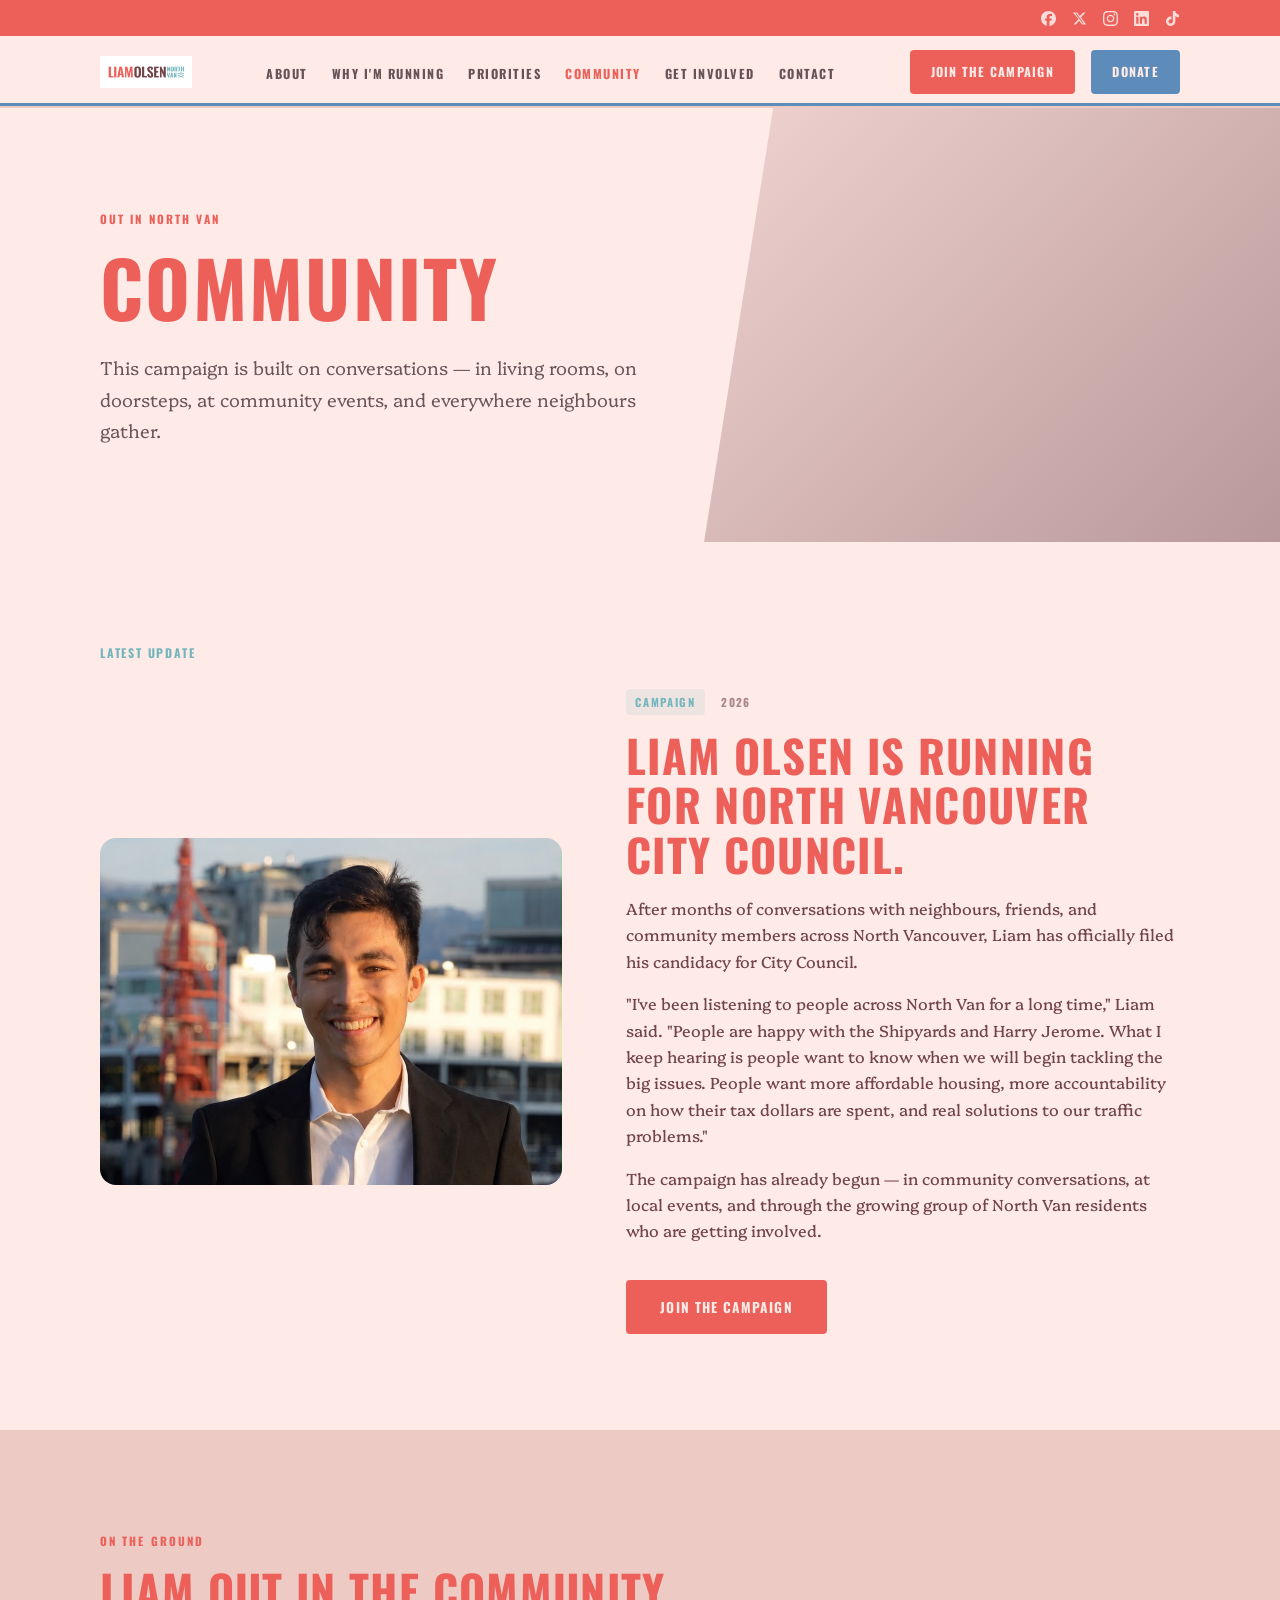
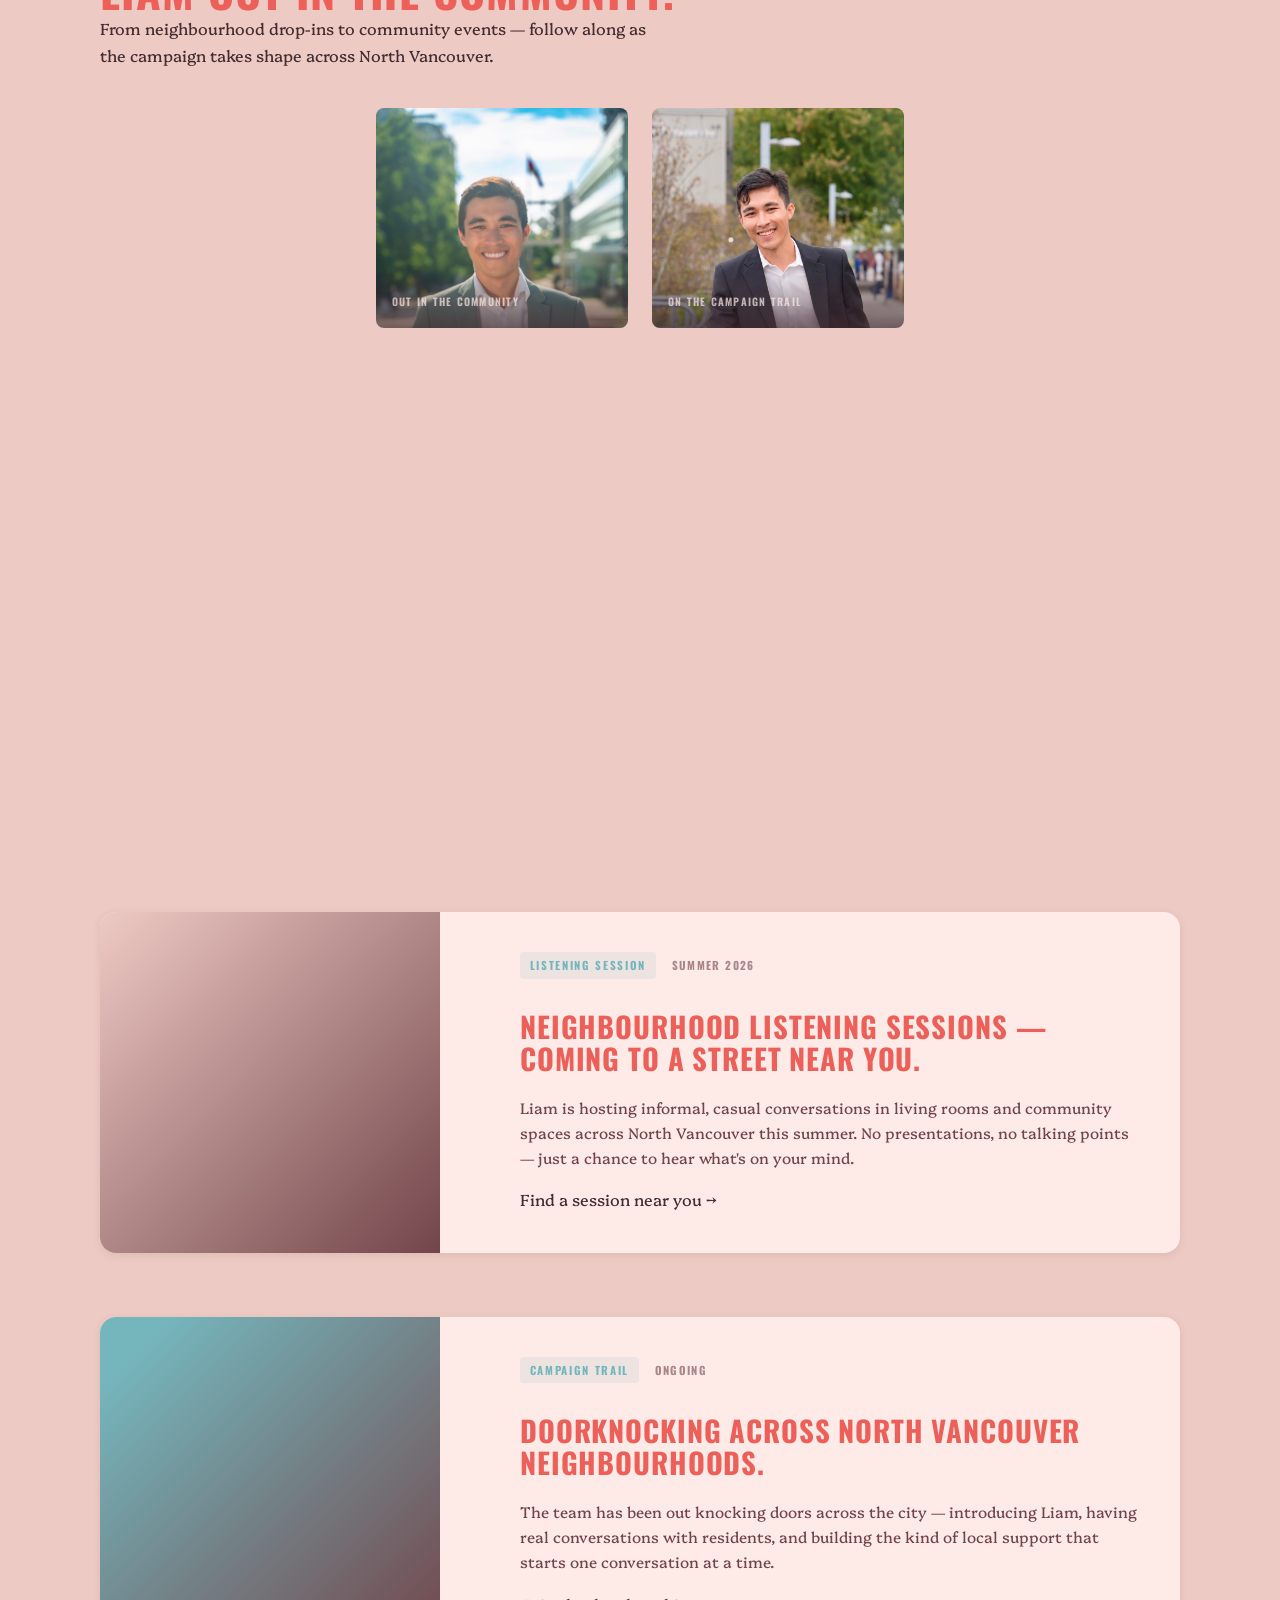
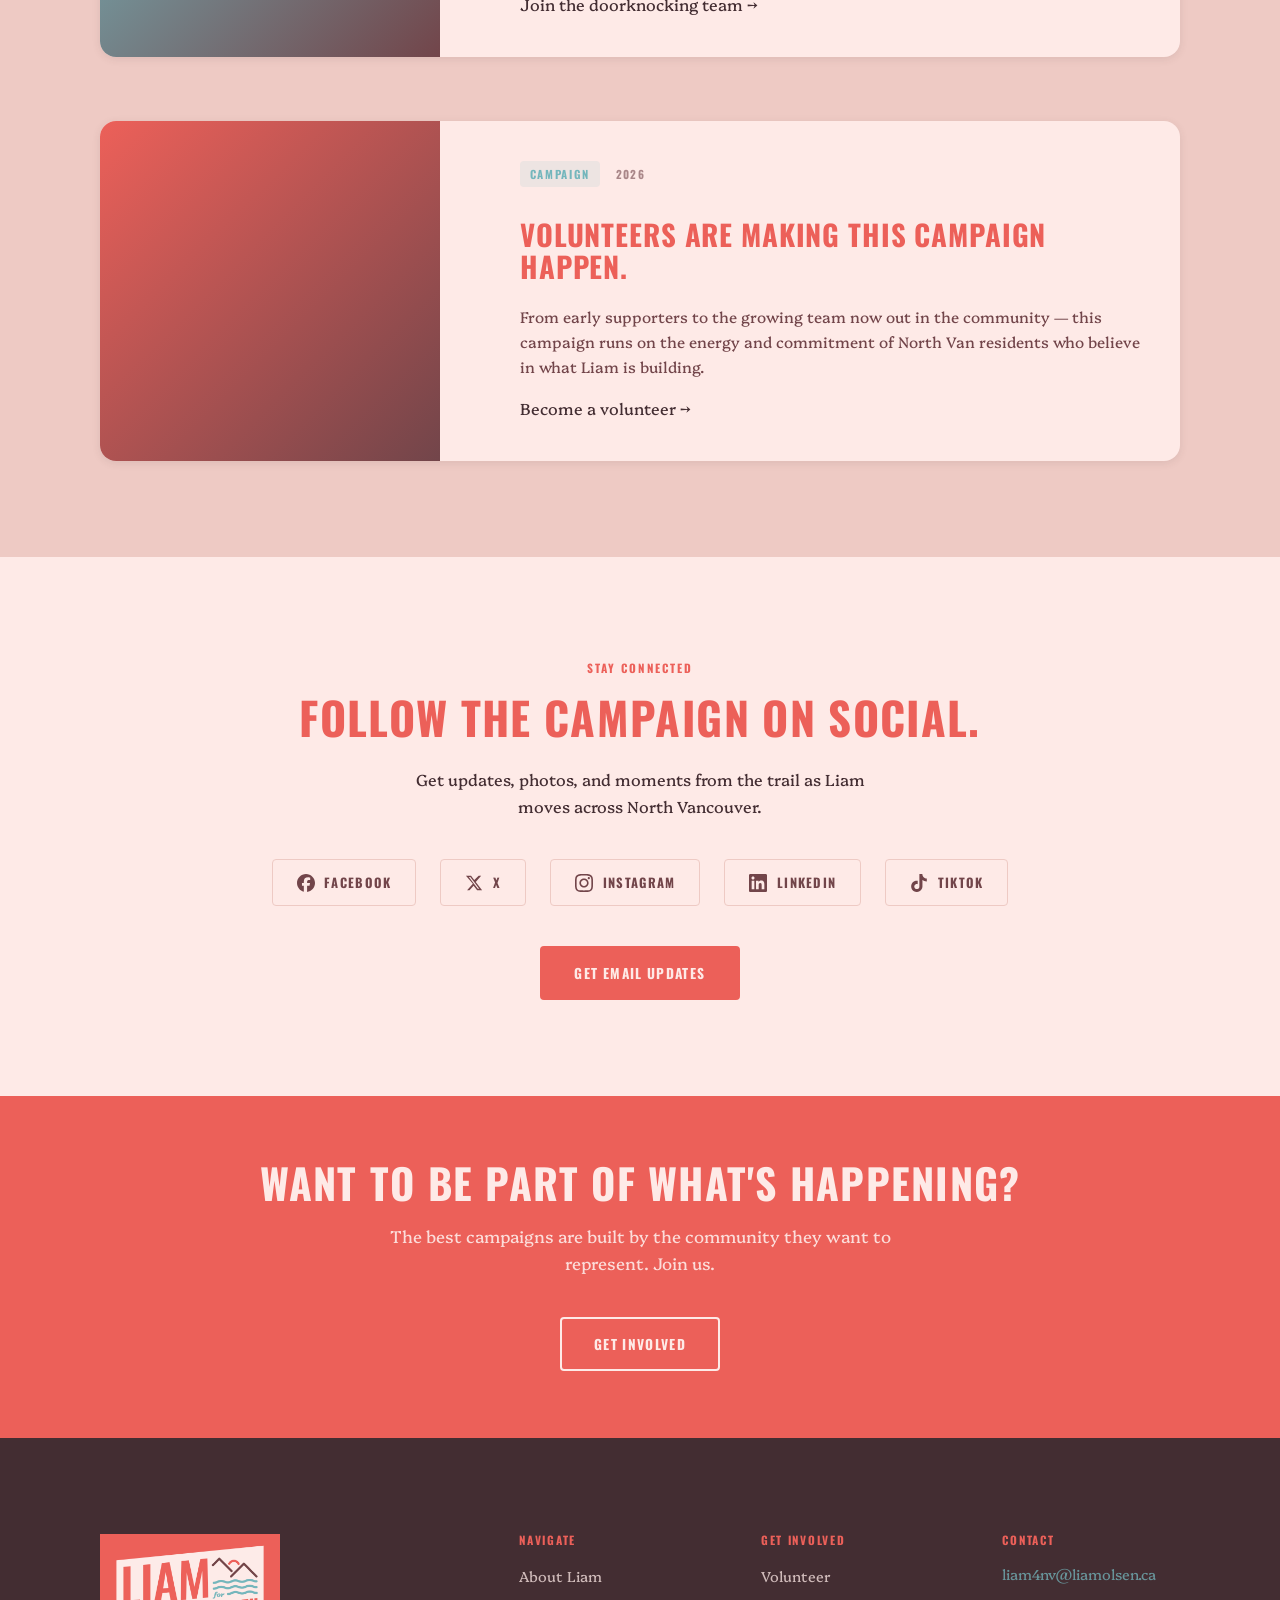
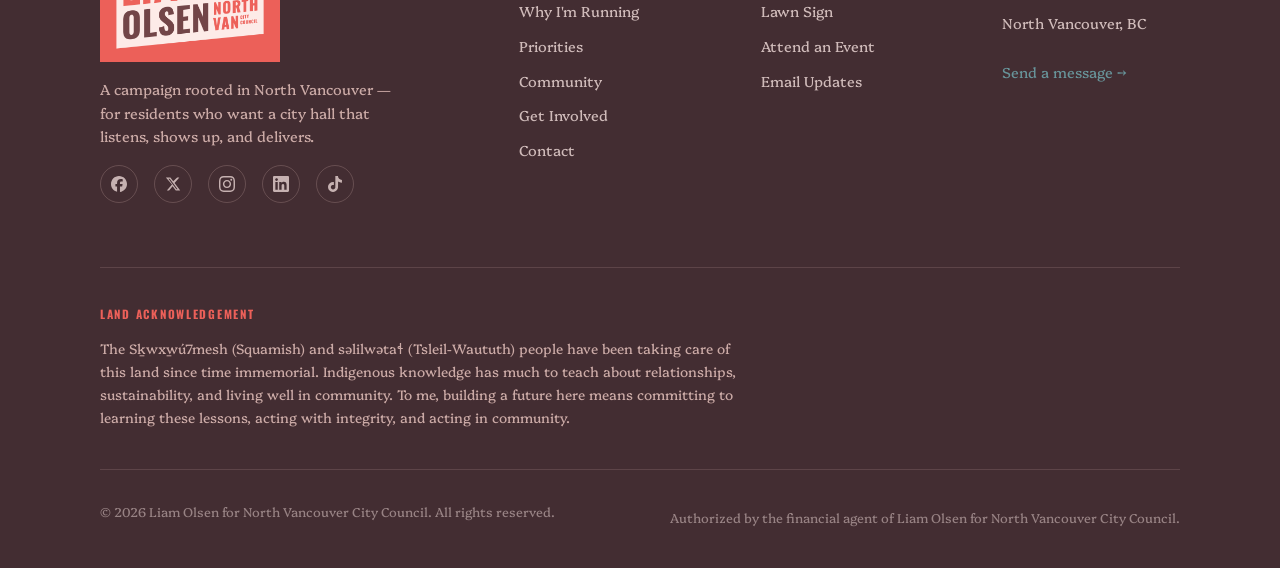
<file: community.html>
<!DOCTYPE html>
<html lang="en">
<head>
  <meta charset="UTF-8" />
  <meta name="viewport" content="width=device-width, initial-scale=1.0" />
  <title>Community — Liam Olsen for North Vancouver City Council</title>
  <meta name="description" content="Follow Liam Olsen out in the community — neighbourhood visits, local events, conversations with North Vancouver residents, and campaign trail moments." />
  <link rel="icon" type="image/svg+xml" href="favicon.svg" />
  <link rel="stylesheet" href="css/global.css" />
  <link rel="stylesheet" href="css/community.css" />
</head>
<body>

  <!-- ── SUBHEADER: social links ── -->
  <div class="site-subheader" aria-label="Social media links">
    <div class="subheader-inner">
      <nav class="subheader-social">
        <a href="https://www.facebook.com/share/14nEMLuUEvH/?mibextid=wwXIfr" aria-label="Follow Liam on Facebook" target="_blank" rel="noopener noreferrer">
          <svg viewBox="0 0 24 24" fill="currentColor" aria-hidden="true"><path d="M9.101 23.691v-7.98H6.627v-3.667h2.474v-1.58c0-4.085 1.848-5.978 5.858-5.978.401 0 .955.042 1.468.103a8.68 8.68 0 0 1 1.141.195v3.325a8.623 8.623 0 0 0-.653-.036 26.805 26.805 0 0 0-.733-.009c-.707 0-1.259.096-1.675.309a1.686 1.686 0 0 0-.679.622c-.258.42-.374.995-.374 1.752v1.297h3.919l-.386 2.103-.287 1.564h-3.246v8.245C19.396 23.238 24 18.179 24 12.044c0-6.627-5.373-12-12-12s-12 5.373-12 12c0 5.628 3.874 10.35 9.101 11.647Z"/></svg>
        </a>
        <a href="https://x.com/liamolsenca?s=11&amp;t=5OyYV0Zfv3LIVDh-qrqF6Q" aria-label="Follow Liam on X" target="_blank" rel="noopener noreferrer">
          <svg viewBox="0 0 24 24" fill="currentColor" aria-hidden="true"><path d="M18.244 2.25h3.308l-7.227 8.26 8.502 11.24H16.17l-4.714-6.231-5.401 6.231H2.748l7.73-8.835L1.254 2.25H8.08l4.26 5.632zm-1.161 17.52h1.833L7.084 4.126H5.117z"/></svg>
        </a>
        <a href="https://www.instagram.com/liamolsen.ca" aria-label="Follow Liam on Instagram" target="_blank" rel="noopener noreferrer">
          <svg viewBox="0 0 24 24" fill="currentColor" aria-hidden="true"><path d="M12 2.163c3.204 0 3.584.012 4.85.07 3.252.148 4.771 1.691 4.919 4.919.058 1.265.069 1.645.069 4.849 0 3.205-.012 3.584-.069 4.849-.149 3.225-1.664 4.771-4.919 4.919-1.266.058-1.644.07-4.85.07-3.204 0-3.584-.012-4.849-.07-3.26-.149-4.771-1.699-4.919-4.92-.058-1.265-.07-1.644-.07-4.849 0-3.204.013-3.583.07-4.849.149-3.227 1.664-4.771 4.919-4.919 1.266-.057 1.645-.069 4.849-.069zm0-2.163c-3.259 0-3.667.014-4.947.072-4.358.2-6.78 2.618-6.98 6.98-.059 1.281-.073 1.689-.073 4.948 0 3.259.014 3.668.072 4.948.2 4.358 2.618 6.78 6.98 6.98 1.281.058 1.689.072 4.948.072 3.259 0 3.668-.014 4.948-.072 4.354-.2 6.782-2.618 6.979-6.98.059-1.28.073-1.689.073-4.948 0-3.259-.014-3.667-.072-4.947-.196-4.354-2.617-6.78-6.979-6.98-1.281-.059-1.69-.073-4.949-.073zm0 5.838c-3.403 0-6.162 2.759-6.162 6.162s2.759 6.163 6.162 6.163 6.162-2.759 6.162-6.163c0-3.403-2.759-6.162-6.162-6.162zm0 10.162c-2.209 0-4-1.79-4-4 0-2.209 1.791-4 4-4s4 1.791 4 4c0 2.21-1.791 4-4 4zm6.406-11.845c-.796 0-1.441.645-1.441 1.44s.645 1.44 1.441 1.44c.795 0 1.439-.645 1.439-1.44s-.644-1.44-1.439-1.44z"/></svg>
        </a>
        <a href="https://www.linkedin.com/in/liam-olsen-canada?utm_source=share_via&amp;utm_content=profile&amp;utm_medium=member_ios" aria-label="Connect with Liam on LinkedIn" target="_blank" rel="noopener noreferrer">
          <svg viewBox="0 0 24 24" fill="currentColor" aria-hidden="true"><path d="M20.447 20.452h-3.554v-5.569c0-1.328-.027-3.037-1.852-3.037-1.853 0-2.136 1.445-2.136 2.939v5.667H9.351V9h3.414v1.561h.046c.477-.9 1.637-1.85 3.37-1.85 3.601 0 4.267 2.37 4.267 5.455v6.286zM5.337 7.433c-1.144 0-2.063-.926-2.063-2.065 0-1.138.92-2.063 2.063-2.063 1.14 0 2.064.925 2.064 2.063 0 1.139-.925 2.065-2.064 2.065zm1.782 13.019H3.555V9h3.564v11.452zM22.225 0H1.771C.792 0 0 .774 0 1.729v20.542C0 23.227.792 24 1.771 24h20.451C23.2 24 24 23.227 24 22.271V1.729C24 .774 23.2 0 22.222 0h.003z"/></svg>
        </a>
        <a href="https://www.tiktok.com/@liamolsenca?_r=1&amp;_t=ZS-97zV0axIcM6" aria-label="Follow Liam on TikTok" target="_blank" rel="noopener noreferrer">
          <svg viewBox="0 0 24 24" fill="currentColor" aria-hidden="true"><path d="M12.525.02c1.31-.02 2.61-.01 3.91-.02.08 1.53.63 3.09 1.75 4.17 1.12 1.11 2.7 1.62 4.24 1.79v4.03c-1.44-.05-2.89-.35-4.2-.97-.57-.26-1.1-.59-1.62-.93-.01 2.92.01 5.84-.02 8.75-.08 1.4-.54 2.79-1.35 3.94-1.31 1.92-3.58 3.17-5.91 3.21-1.43.08-2.86-.31-4.08-1.03-2.02-1.19-3.44-3.37-3.65-5.71-.02-.5-.03-1-.01-1.49.18-1.9 1.12-3.72 2.58-4.96 1.66-1.44 3.98-2.13 6.15-1.72.02 1.48-.04 2.96-.04 4.44-.99-.32-2.15-.23-3.02.37-.63.41-1.11 1.04-1.36 1.75-.21.51-.15 1.07-.14 1.61.24 1.64 1.82 3.02 3.5 2.87 1.12-.01 2.19-.66 2.77-1.61.19-.33.4-.67.41-1.06.1-1.79.06-3.57.07-5.36.01-4.03-.01-8.05.02-12.07z"/></svg>
        </a>
      </nav>
    </div>
  </div>

  <nav class="site-nav nav-light" aria-label="Main navigation">
    <div class="nav-inner">
      <a href="index.html" class="nav-logo"><img src="logos/Alt no Bkrd.png" alt="LiamOlsen North Van" /></a>
      <ul class="nav-links" role="list">
        <li><a href="about.html">About</a></li>
        <li><a href="why-running.html">Why I'm Running</a></li>
        <li><a href="priorities.html">Priorities</a></li>
        <li><a href="community.html" class="active">Community</a></li>
        <li><a href="get-involved.html">Get Involved</a></li>
        <li><a href="contact.html">Contact</a></li>
      </ul>
      <a href="get-involved.html" class="btn btn-primary nav-cta">Join the Campaign</a>
      <a href="https://www.zeffy.com/en-CA/donation-form/donate-for-a-better-north-vancouver" target="_blank" rel="noopener noreferrer" class="btn btn-blue nav-cta">Donate</a>
      <button class="nav-hamburger" aria-label="Open menu" aria-expanded="false" aria-controls="mobile-menu">
        <span></span><span></span><span></span>
      </button>
    </div>
  </nav>
  <div class="nav-mobile" id="mobile-menu" role="dialog" aria-label="Navigation">
    <a href="about.html">About</a>
    <a href="why-running.html">Why I'm Running</a>
    <a href="priorities.html">Priorities</a>
    <a href="community.html">Community</a>
    <a href="get-involved.html">Get Involved</a>
    <a href="contact.html">Contact</a>
    <a href="get-involved.html" class="btn btn-primary">Join the Campaign</a>
    <a href="https://www.zeffy.com/en-CA/donation-form/donate-for-a-better-north-vancouver" target="_blank" rel="noopener noreferrer" class="btn btn-blue">Donate</a>
  </div>

  <main>

    <!-- ── PAGE HERO ── -->
    <header class="page-hero" aria-labelledby="community-page-heading">
      <div class="container" style="position:relative; z-index:1;">
        <span class="section-label salmon">Out in North Van</span>
        <h1 id="community-page-heading">Community</h1>
        <p class="hero-sub">This campaign is built on conversations — in living rooms, on doorsteps, at community events, and everywhere neighbours gather.</p>
      </div>
    </header>

    <!-- ── CAMPAIGN UPDATE: LAUNCH ── -->
    <section class="section" aria-labelledby="launch-heading">
      <div class="container update-feature">
        <div class="update-feature-badge fade-in">
          <span class="label text-teal">Latest Update</span>
        </div>
        <div class="update-feature-grid fade-in">
          <div class="update-feature-image">
            <img src="imgs/liam-waterfront-launch.jpg" alt="Liam Olsen on the North Vancouver waterfront" style="width:100%; height:100%; object-fit:cover; object-position:center 22%;" />
          </div>
          <div class="update-feature-text">
            <div class="update-meta">
              <span class="update-category">Campaign</span>
              <span class="update-date">2026</span>
            </div>
            <h2 id="launch-heading" class="h2 heading-on-light">Liam Olsen is running for North Vancouver City Council.</h2>
            <p>
              After months of conversations with neighbours, friends, and community members across
              North Vancouver, Liam has officially filed his candidacy for City Council.
            </p>
            <p>
              "I've been listening to people across North Van for a long time," Liam said.
              "People are happy with the Shipyards and Harry Jerome. What I keep hearing is
              people want to know when we will begin tackling the big issues. People want more
              affordable housing, more accountability on how their tax dollars are spent, and
              real solutions to our traffic problems."
            </p>
            <p>
              The campaign has already begun — in community conversations, at local events,
              and through the growing group of North Van residents who are getting involved.
            </p>
            <a href="get-involved.html" class="btn btn-primary mt-md">Join the Campaign</a>
          </div>
        </div>
      </div>
    </section>

    <!-- ── PHOTO GRID ── -->
    <section class="section bg-beige" aria-labelledby="photos-heading">
      <div class="container">
        <div class="section-intro fade-in">
          <span class="section-label salmon">On the Ground</span>
          <h2 id="photos-heading" class="h2 heading-on-light">Liam out in the community.</h2>
          <p style="max-width:52ch;">
            From neighbourhood drop-ins to community events — follow along as the campaign
            takes shape across North Vancouver.
          </p>
        </div>
        <div class="photo-grid mt-lg" aria-label="Campaign community photos">
          <div class="photo-cell photo-cell--tall fade-in">
            <img src="imgs/liam-store-visit.jpg" alt="Liam Olsen talking with a local business owner" class="photo-cell-img" />
            <div class="photo-cell-overlay">
              <span class="photo-cell-label">Meeting neighbours on Lonsdale Ave</span>
            </div>
          </div>
          <div class="photo-cell fade-in fade-in-delay-1">
            <img src="imgs/liam-plaza-portrait.jpg" alt="Liam Olsen in North Vancouver" class="photo-cell-img" />
            <div class="photo-cell-overlay">
              <span class="photo-cell-label">Out in the community</span>
            </div>
          </div>
          <div class="photo-cell fade-in fade-in-delay-2">
            <img src="imgs/liam-railing-portrait.jpg" alt="Liam Olsen on the campaign trail" class="photo-cell-img" />
            <div class="photo-cell-overlay">
              <span class="photo-cell-label">On the campaign trail</span>
            </div>
          </div>
          <div class="photo-cell photo-cell--wide fade-in fade-in-delay-1">
            <img src="imgs/liam-bus-stop.jpg" alt="Liam Olsen waiting at a North Vancouver bus stop" class="photo-cell-img" />
            <div class="photo-cell-overlay">
              <span class="photo-cell-label">Waiting for better transit</span>
            </div>
          </div>
          <div class="photo-cell fade-in fade-in-delay-3">
            <img src="imgs/liam-biking.jpg" alt="Liam Olsen biking in North Vancouver" class="photo-cell-img" />
            <div class="photo-cell-overlay">
              <span class="photo-cell-label">Getting around North Van</span>
            </div>
          </div>
        </div>
      </div>
    </section>

    <!-- ── COMMUNITY UPDATES LIST ── -->
    <section class="section bg-beige" aria-labelledby="updates-list-heading">
      <div class="container">
        <div class="section-intro text-center fade-in">
          <span class="section-label salmon">From the Trail</span>
          <h2 id="updates-list-heading" class="h2 heading-on-light">What's been happening.</h2>
          <span class="divider center"></span>
        </div>

        <div class="community-updates mt-lg">

          <article class="community-update fade-in">
            <div class="community-update-image" style="background: linear-gradient(135deg, var(--beige) 0%, var(--brown) 100%);" aria-label="Event photo placeholder"></div>
            <div class="community-update-body">
              <div class="update-meta">
                <span class="update-category">Listening Session</span>
                <span class="update-date">Summer 2026</span>
              </div>
              <h3 class="h3 heading-on-light">Neighbourhood listening sessions — coming to a street near you.</h3>
              <p>
                Liam is hosting informal, casual conversations in living rooms and community spaces
                across North Vancouver this summer. No presentations, no talking points —
                just a chance to hear what's on your mind.
              </p>
              <a href="get-involved.html#event" class="priority-link">Find a session near you →</a>
            </div>
          </article>

          <article class="community-update fade-in">
            <div class="community-update-image" style="background: linear-gradient(135deg, var(--teal) 10%, var(--brown) 100%);" aria-label="Doorknocking photo placeholder"></div>
            <div class="community-update-body">
              <div class="update-meta">
                <span class="update-category">Campaign Trail</span>
                <span class="update-date">Ongoing</span>
              </div>
              <h3 class="h3 heading-on-light">Doorknocking across North Vancouver neighbourhoods.</h3>
              <p>
                The team has been out knocking doors across the city — introducing Liam, having
                real conversations with residents, and building the kind of local support that
                starts one conversation at a time.
              </p>
              <a href="get-involved.html#volunteer" class="priority-link">Join the doorknocking team →</a>
            </div>
          </article>

          <article class="community-update fade-in">
            <div class="community-update-image" style="background: linear-gradient(135deg, var(--salmon) 0%, var(--brown) 100%);" aria-label="Event photo placeholder"></div>
            <div class="community-update-body">
              <div class="update-meta">
                <span class="update-category">Campaign</span>
                <span class="update-date">2026</span>
              </div>
              <h3 class="h3 heading-on-light">Volunteers are making this campaign happen.</h3>
              <p>
                From early supporters to the growing team now out in the community —
                this campaign runs on the energy and commitment of North Van residents
                who believe in what Liam is building.
              </p>
              <a href="get-involved.html" class="priority-link">Become a volunteer →</a>
            </div>
          </article>

        </div>
      </div>
    </section>

    <!-- ── SOCIAL FOLLOW ── -->
    <section class="section social-follow" aria-labelledby="social-heading">
      <div class="container text-center">
        <div class="fade-in">
          <span class="section-label salmon">Stay Connected</span>
          <h2 id="social-heading" class="h2 heading-on-light">Follow the campaign on social.</h2>
          <p style="margin:var(--space-md) auto var(--space-lg); max-width:44ch;">
            Get updates, photos, and moments from the trail as Liam moves across North Vancouver.
          </p>
          <div class="social-links-large">
            <a href="https://www.facebook.com/share/14nEMLuUEvH/?mibextid=wwXIfr" class="social-link-btn" aria-label="Follow on Facebook" target="_blank" rel="noopener noreferrer">
              <svg viewBox="0 0 24 24" fill="currentColor"><path d="M9.101 23.691v-7.98H6.627v-3.667h2.474v-1.58c0-4.085 1.848-5.978 5.858-5.978.401 0 .955.042 1.468.103a8.68 8.68 0 0 1 1.141.195v3.325a8.623 8.623 0 0 0-.653-.036 26.805 26.805 0 0 0-.733-.009c-.707 0-1.259.096-1.675.309a1.686 1.686 0 0 0-.679.622c-.258.42-.374.995-.374 1.752v1.297h3.919l-.386 2.103-.287 1.564h-3.246v8.245C19.396 23.238 24 18.179 24 12.044c0-6.627-5.373-12-12-12s-12 5.373-12 12c0 5.628 3.874 10.35 9.101 11.647Z"/></svg>
              <span>Facebook</span>
            </a>
            <a href="https://x.com/liamolsenca?s=11&amp;t=5OyYV0Zfv3LIVDh-qrqF6Q" class="social-link-btn" aria-label="Follow on X" target="_blank" rel="noopener noreferrer">
              <svg viewBox="0 0 24 24" fill="currentColor"><path d="M18.244 2.25h3.308l-7.227 8.26 8.502 11.24H16.17l-4.714-6.231-5.401 6.231H2.748l7.73-8.835L1.254 2.25H8.08l4.26 5.632zm-1.161 17.52h1.833L7.084 4.126H5.117z"/></svg>
              <span>X</span>
            </a>
            <a href="https://www.instagram.com/liamolsen.ca" class="social-link-btn" aria-label="Follow on Instagram" target="_blank" rel="noopener noreferrer">
              <svg viewBox="0 0 24 24" fill="currentColor"><path d="M12 2.163c3.204 0 3.584.012 4.85.07 3.252.148 4.771 1.691 4.919 4.919.058 1.265.069 1.645.069 4.849 0 3.205-.012 3.584-.069 4.849-.149 3.225-1.664 4.771-4.919 4.919-1.266.058-1.644.07-4.85.07-3.204 0-3.584-.012-4.849-.07-3.26-.149-4.771-1.699-4.919-4.92-.058-1.265-.07-1.644-.07-4.849 0-3.204.013-3.583.07-4.849.149-3.227 1.664-4.771 4.919-4.919 1.266-.057 1.645-.069 4.849-.069zm0-2.163c-3.259 0-3.667.014-4.947.072-4.358.2-6.78 2.618-6.98 6.98-.059 1.281-.073 1.689-.073 4.948 0 3.259.014 3.668.072 4.948.2 4.358 2.618 6.78 6.98 6.98 1.281.058 1.689.072 4.948.072 3.259 0 3.668-.014 4.948-.072 4.354-.2 6.782-2.618 6.979-6.98.059-1.28.073-1.689.073-4.948 0-3.259-.014-3.667-.072-4.947-.196-4.354-2.617-6.78-6.979-6.98-1.281-.059-1.69-.073-4.949-.073zm0 5.838c-3.403 0-6.162 2.759-6.162 6.162s2.759 6.163 6.162 6.163 6.162-2.759 6.162-6.163c0-3.403-2.759-6.162-6.162-6.162zm0 10.162c-2.209 0-4-1.79-4-4 0-2.209 1.791-4 4-4s4 1.791 4 4c0 2.21-1.791 4-4 4zm6.406-11.845c-.796 0-1.441.645-1.441 1.44s.645 1.44 1.441 1.44c.795 0 1.439-.645 1.439-1.44s-.644-1.44-1.439-1.44z"/></svg>
              <span>Instagram</span>
            </a>
            <a href="https://www.linkedin.com/in/liam-olsen-canada?utm_source=share_via&amp;utm_content=profile&amp;utm_medium=member_ios" class="social-link-btn" aria-label="Follow on LinkedIn" target="_blank" rel="noopener noreferrer">
              <svg viewBox="0 0 24 24" fill="currentColor"><path d="M20.447 20.452h-3.554v-5.569c0-1.328-.027-3.037-1.852-3.037-1.853 0-2.136 1.445-2.136 2.939v5.667H9.351V9h3.414v1.561h.046c.477-.9 1.637-1.85 3.37-1.85 3.601 0 4.267 2.37 4.267 5.455v6.286zM5.337 7.433c-1.144 0-2.063-.926-2.063-2.065 0-1.138.92-2.063 2.063-2.063 1.14 0 2.064.925 2.064 2.063 0 1.139-.925 2.065-2.064 2.065zm1.782 13.019H3.555V9h3.564v11.452zM22.225 0H1.771C.792 0 0 .774 0 1.729v20.542C0 23.227.792 24 1.771 24h20.451C23.2 24 24 23.227 24 22.271V1.729C24 .774 23.2 0 22.222 0h.003z"/></svg>
              <span>LinkedIn</span>
            </a>
            <a href="https://www.tiktok.com/@liamolsenca?_r=1&amp;_t=ZS-97zV0axIcM6" class="social-link-btn" aria-label="Follow on TikTok" target="_blank" rel="noopener noreferrer">
              <svg viewBox="0 0 24 24" fill="currentColor"><path d="M12.525.02c1.31-.02 2.61-.01 3.91-.02.08 1.53.63 3.09 1.75 4.17 1.12 1.11 2.7 1.62 4.24 1.79v4.03c-1.44-.05-2.89-.35-4.2-.97-.57-.26-1.1-.59-1.62-.93-.01 2.92.01 5.84-.02 8.75-.08 1.4-.54 2.79-1.35 3.94-1.31 1.92-3.58 3.17-5.91 3.21-1.43.08-2.86-.31-4.08-1.03-2.02-1.19-3.44-3.37-3.65-5.71-.02-.5-.03-1-.01-1.49.18-1.9 1.12-3.72 2.58-4.96 1.66-1.44 3.98-2.13 6.15-1.72.02 1.48-.04 2.96-.04 4.44-.99-.32-2.15-.23-3.02.37-.63.41-1.11 1.04-1.36 1.75-.21.51-.15 1.07-.14 1.61.24 1.64 1.82 3.02 3.5 2.87 1.12-.01 2.19-.66 2.77-1.61.19-.33.4-.67.41-1.06.1-1.79.06-3.57.07-5.36.01-4.03-.01-8.05.02-12.07z"/></svg>
              <span>TikTok</span>
            </a>
          </div>
          <div class="mt-lg">
            <a href="get-involved.html#email-signup" class="btn btn-primary">Get Email Updates</a>
          </div>
        </div>
      </div>
    </section>

    <!-- ── CTA ── -->
    <section class="cta-strip">
      <div class="container text-center fade-in">
        <h2>Want to be part of what's happening?</h2>
        <p>The best campaigns are built by the community they want to represent. Join us.</p>
        <a href="get-involved.html" class="btn btn-outline-light">Get Involved</a>
      </div>
    </section>

  </main>

  <footer class="site-footer">
    <div class="container">
      <div class="footer-grid">
        <div class="footer-brand">
          <img src="logos/Main 1 Red bkrd.png" alt="Liam Olsen for North Vancouver City Council" class="footer-logo" />
          <p>A campaign rooted in North Vancouver — for residents who want a city hall that listens, shows up, and delivers.</p>
          <div class="footer-socials">
            <a href="https://www.facebook.com/share/14nEMLuUEvH/?mibextid=wwXIfr" aria-label="Facebook" target="_blank" rel="noopener noreferrer"><svg viewBox="0 0 24 24" fill="currentColor"><path d="M9.101 23.691v-7.98H6.627v-3.667h2.474v-1.58c0-4.085 1.848-5.978 5.858-5.978.401 0 .955.042 1.468.103a8.68 8.68 0 0 1 1.141.195v3.325a8.623 8.623 0 0 0-.653-.036 26.805 26.805 0 0 0-.733-.009c-.707 0-1.259.096-1.675.309a1.686 1.686 0 0 0-.679.622c-.258.42-.374.995-.374 1.752v1.297h3.919l-.386 2.103-.287 1.564h-3.246v8.245C19.396 23.238 24 18.179 24 12.044c0-6.627-5.373-12-12-12s-12 5.373-12 12c0 5.628 3.874 10.35 9.101 11.647Z"/></svg></a>
            <a href="https://x.com/liamolsenca?s=11&amp;t=5OyYV0Zfv3LIVDh-qrqF6Q" aria-label="X" target="_blank" rel="noopener noreferrer"><svg viewBox="0 0 24 24" fill="currentColor"><path d="M18.244 2.25h3.308l-7.227 8.26 8.502 11.24H16.17l-4.714-6.231-5.401 6.231H2.748l7.73-8.835L1.254 2.25H8.08l4.26 5.632zm-1.161 17.52h1.833L7.084 4.126H5.117z"/></svg></a>
            <a href="https://www.instagram.com/liamolsen.ca" aria-label="Instagram" target="_blank" rel="noopener noreferrer"><svg viewBox="0 0 24 24" fill="currentColor"><path d="M12 2.163c3.204 0 3.584.012 4.85.07 3.252.148 4.771 1.691 4.919 4.919.058 1.265.069 1.645.069 4.849 0 3.205-.012 3.584-.069 4.849-.149 3.225-1.664 4.771-4.919 4.919-1.266.058-1.644.07-4.85.07-3.204 0-3.584-.012-4.849-.07-3.26-.149-4.771-1.699-4.919-4.92-.058-1.265-.07-1.644-.07-4.849 0-3.204.013-3.583.07-4.849.149-3.227 1.664-4.771 4.919-4.919 1.266-.057 1.645-.069 4.849-.069zm0-2.163c-3.259 0-3.667.014-4.947.072-4.358.2-6.78 2.618-6.98 6.98-.059 1.281-.073 1.689-.073 4.948 0 3.259.014 3.668.072 4.948.2 4.358 2.618 6.78 6.98 6.98 1.281.058 1.689.072 4.948.072 3.259 0 3.668-.014 4.948-.072 4.354-.2 6.782-2.618 6.979-6.98.059-1.28.073-1.689.073-4.948 0-3.259-.014-3.667-.072-4.947-.196-4.354-2.617-6.78-6.979-6.98-1.281-.059-1.69-.073-4.949-.073zm0 5.838c-3.403 0-6.162 2.759-6.162 6.162s2.759 6.163 6.162 6.163 6.162-2.759 6.162-6.163c0-3.403-2.759-6.162-6.162-6.162zm0 10.162c-2.209 0-4-1.79-4-4 0-2.209 1.791-4 4-4s4 1.791 4 4c0 2.21-1.791 4-4 4zm6.406-11.845c-.796 0-1.441.645-1.441 1.44s.645 1.44 1.441 1.44c.795 0 1.439-.645 1.439-1.44s-.644-1.44-1.439-1.44z"/></svg></a>
            <a href="https://www.linkedin.com/in/liam-olsen-canada?utm_source=share_via&amp;utm_content=profile&amp;utm_medium=member_ios" aria-label="LinkedIn" target="_blank" rel="noopener noreferrer"><svg viewBox="0 0 24 24" fill="currentColor"><path d="M20.447 20.452h-3.554v-5.569c0-1.328-.027-3.037-1.852-3.037-1.853 0-2.136 1.445-2.136 2.939v5.667H9.351V9h3.414v1.561h.046c.477-.9 1.637-1.85 3.37-1.85 3.601 0 4.267 2.37 4.267 5.455v6.286zM5.337 7.433c-1.144 0-2.063-.926-2.063-2.065 0-1.138.92-2.063 2.063-2.063 1.14 0 2.064.925 2.064 2.063 0 1.139-.925 2.065-2.064 2.065zm1.782 13.019H3.555V9h3.564v11.452zM22.225 0H1.771C.792 0 0 .774 0 1.729v20.542C0 23.227.792 24 1.771 24h20.451C23.2 24 24 23.227 24 22.271V1.729C24 .774 23.2 0 22.222 0h.003z"/></svg></a>
            <a href="https://www.tiktok.com/@liamolsenca?_r=1&amp;_t=ZS-97zV0axIcM6" aria-label="TikTok" target="_blank" rel="noopener noreferrer"><svg viewBox="0 0 24 24" fill="currentColor"><path d="M12.525.02c1.31-.02 2.61-.01 3.91-.02.08 1.53.63 3.09 1.75 4.17 1.12 1.11 2.7 1.62 4.24 1.79v4.03c-1.44-.05-2.89-.35-4.2-.97-.57-.26-1.1-.59-1.62-.93-.01 2.92.01 5.84-.02 8.75-.08 1.4-.54 2.79-1.35 3.94-1.31 1.92-3.58 3.17-5.91 3.21-1.43.08-2.86-.31-4.08-1.03-2.02-1.19-3.44-3.37-3.65-5.71-.02-.5-.03-1-.01-1.49.18-1.9 1.12-3.72 2.58-4.96 1.66-1.44 3.98-2.13 6.15-1.72.02 1.48-.04 2.96-.04 4.44-.99-.32-2.15-.23-3.02.37-.63.41-1.11 1.04-1.36 1.75-.21.51-.15 1.07-.14 1.61.24 1.64 1.82 3.02 3.5 2.87 1.12-.01 2.19-.66 2.77-1.61.19-.33.4-.67.41-1.06.1-1.79.06-3.57.07-5.36.01-4.03-.01-8.05.02-12.07z"/></svg></a>
          </div>
        </div>
        <div class="footer-col"><h4>Navigate</h4><ul><li><a href="about.html">About Liam</a></li><li><a href="why-running.html">Why I'm Running</a></li><li><a href="priorities.html">Priorities</a></li><li><a href="community.html">Community</a></li><li><a href="get-involved.html">Get Involved</a></li><li><a href="contact.html">Contact</a></li></ul></div>
        <div class="footer-col"><h4>Get Involved</h4><ul><li><a href="get-involved.html#volunteer">Volunteer</a></li><li><a href="get-involved.html#lawn-sign">Lawn Sign</a></li><li><a href="get-involved.html#event">Attend an Event</a></li><li><a href="get-involved.html#email-signup">Email Updates</a></li></ul></div>
        <div class="footer-col"><h4>Contact</h4><p><a href="mailto:liam4nv@liamolsen.ca">liam4nv@liamolsen.ca</a><br /><br />North Vancouver, BC<br /><br /><a href="contact.html">Send a message →</a></p></div>
      </div>
      <div class="footer-land-ack">
        <h4>Land Acknowledgement</h4>
        <p>
          The Sḵwx̱wú7mesh (Squamish) and səlilwətaɬ (Tsleil-Waututh) people have been taking care of this land since time immemorial. Indigenous knowledge has much to teach about relationships, sustainability, and living well in community. To me, building a future here means committing to learning these lessons, acting with integrity, and acting in community.
        </p>
      </div>
      <div class="footer-bottom">
        <p>&copy; 2026 Liam Olsen for North Vancouver City Council. All rights reserved.</p>
        <p>Authorized by the financial agent of Liam Olsen for North Vancouver City Council.</p>
      </div>
    </div>
  </footer>

  <script src="js/global.js"></script>
</body>
</html>
</file>
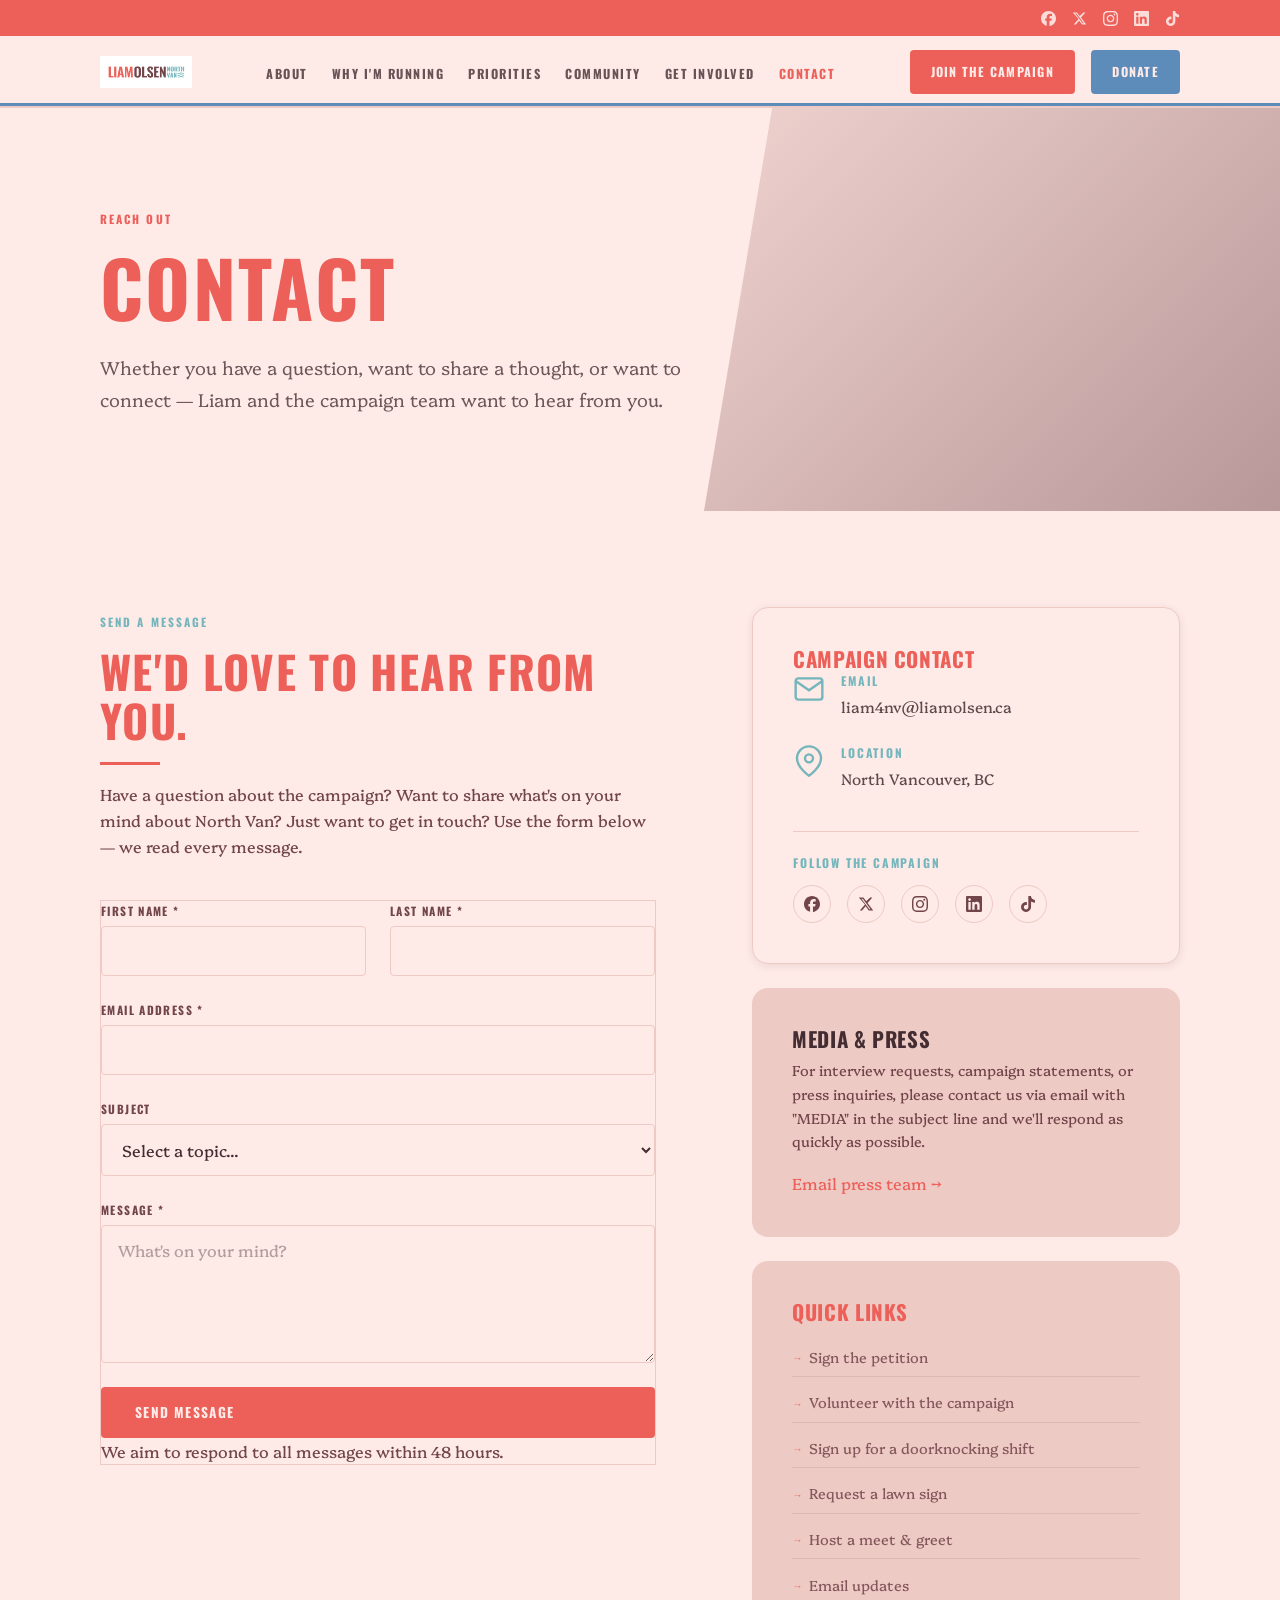
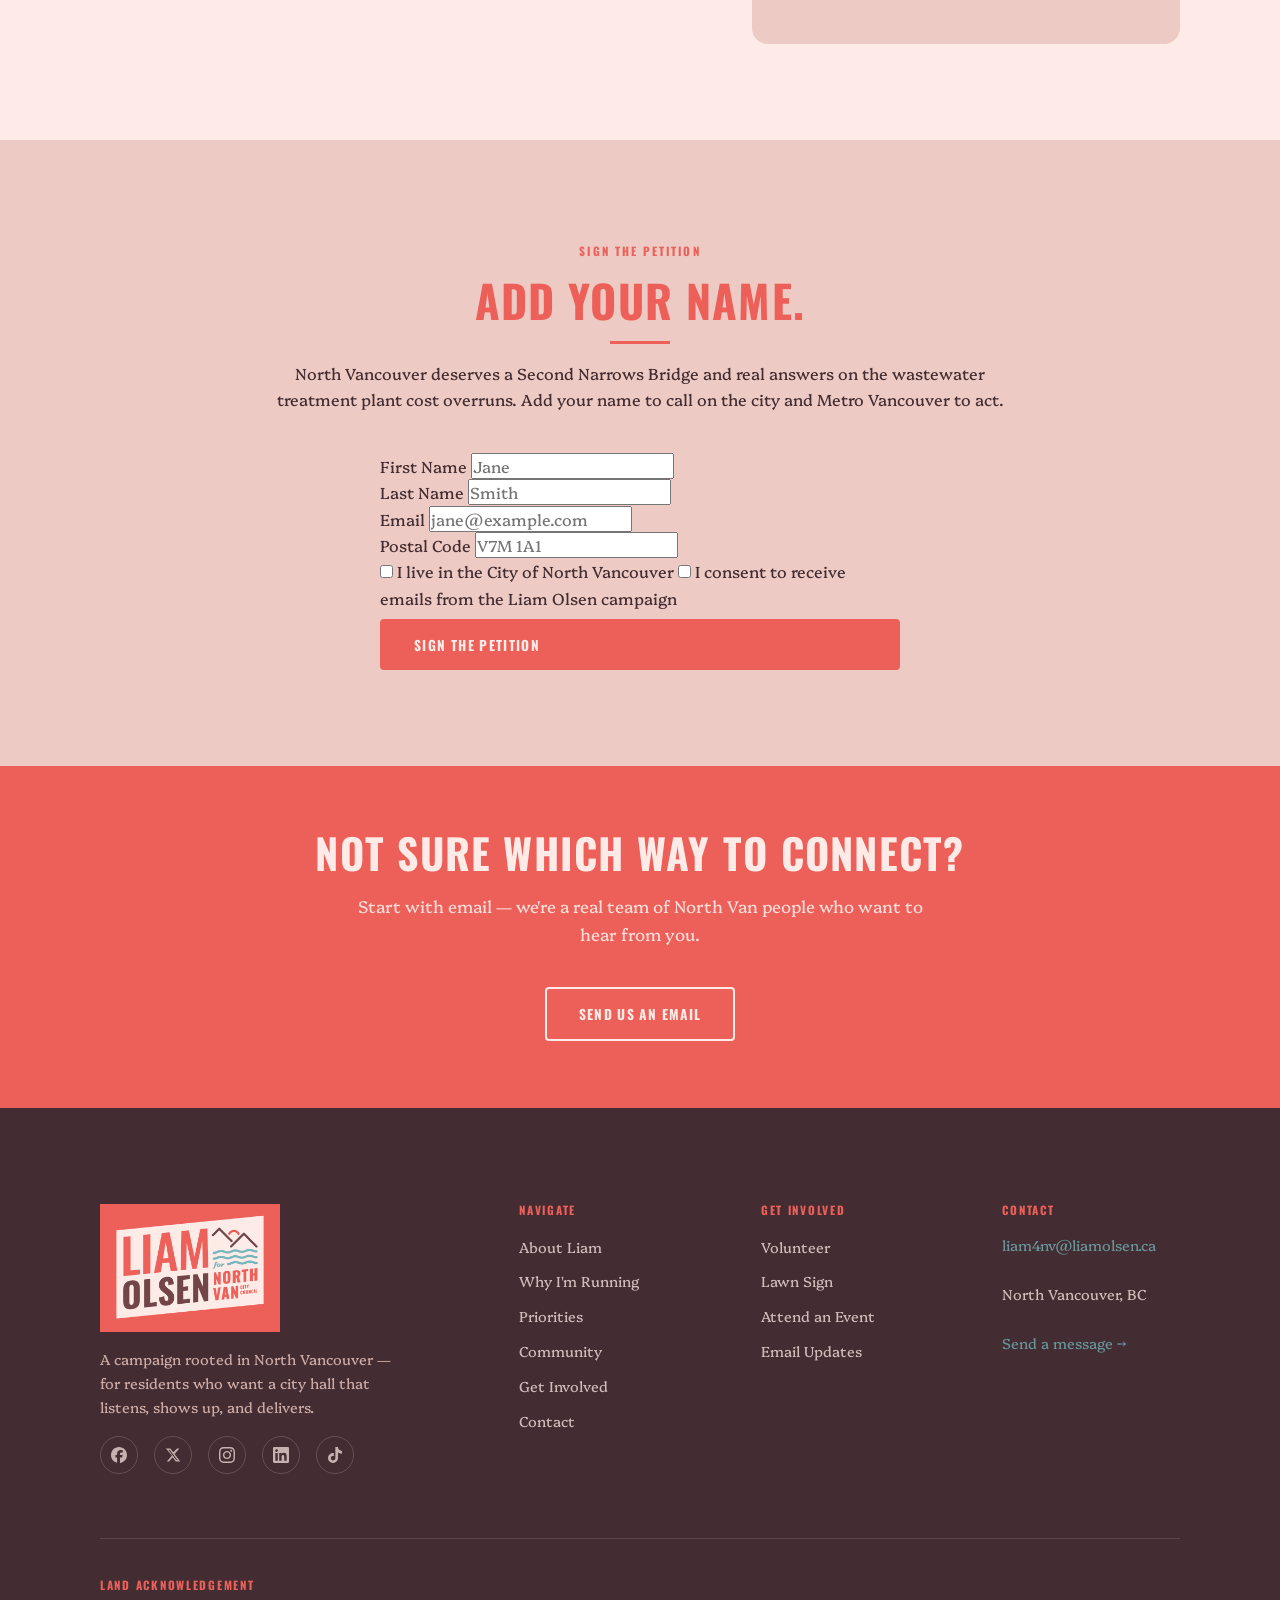
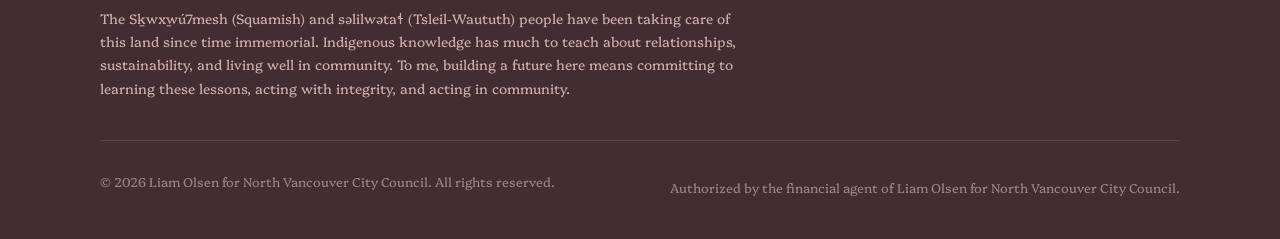
<file: contact.html>
<!DOCTYPE html>
<html lang="en">
<head>
  <meta charset="UTF-8" />
  <meta name="viewport" content="width=device-width, initial-scale=1.0" />
  <title>Contact — Liam Olsen for North Vancouver City Council</title>
  <meta name="description" content="Get in touch with the Liam Olsen campaign. Send a message, connect on social media, or reach out for media and press inquiries." />
  <link rel="icon" type="image/svg+xml" href="favicon.svg" />
  <link rel="stylesheet" href="css/global.css" />
  <link rel="stylesheet" href="css/contact.css" />
</head>
<body>

  <!-- ── SUBHEADER: social links ── -->
  <div class="site-subheader" aria-label="Social media links">
    <div class="subheader-inner">
      <nav class="subheader-social">
        <a href="https://www.facebook.com/share/14nEMLuUEvH/?mibextid=wwXIfr" aria-label="Follow Liam on Facebook" target="_blank" rel="noopener noreferrer">
          <svg viewBox="0 0 24 24" fill="currentColor" aria-hidden="true"><path d="M9.101 23.691v-7.98H6.627v-3.667h2.474v-1.58c0-4.085 1.848-5.978 5.858-5.978.401 0 .955.042 1.468.103a8.68 8.68 0 0 1 1.141.195v3.325a8.623 8.623 0 0 0-.653-.036 26.805 26.805 0 0 0-.733-.009c-.707 0-1.259.096-1.675.309a1.686 1.686 0 0 0-.679.622c-.258.42-.374.995-.374 1.752v1.297h3.919l-.386 2.103-.287 1.564h-3.246v8.245C19.396 23.238 24 18.179 24 12.044c0-6.627-5.373-12-12-12s-12 5.373-12 12c0 5.628 3.874 10.35 9.101 11.647Z"/></svg>
        </a>
        <a href="https://x.com/liamolsenca?s=11&amp;t=5OyYV0Zfv3LIVDh-qrqF6Q" aria-label="Follow Liam on X" target="_blank" rel="noopener noreferrer">
          <svg viewBox="0 0 24 24" fill="currentColor" aria-hidden="true"><path d="M18.244 2.25h3.308l-7.227 8.26 8.502 11.24H16.17l-4.714-6.231-5.401 6.231H2.748l7.73-8.835L1.254 2.25H8.08l4.26 5.632zm-1.161 17.52h1.833L7.084 4.126H5.117z"/></svg>
        </a>
        <a href="https://www.instagram.com/liamolsen.ca" aria-label="Follow Liam on Instagram" target="_blank" rel="noopener noreferrer">
          <svg viewBox="0 0 24 24" fill="currentColor" aria-hidden="true"><path d="M12 2.163c3.204 0 3.584.012 4.85.07 3.252.148 4.771 1.691 4.919 4.919.058 1.265.069 1.645.069 4.849 0 3.205-.012 3.584-.069 4.849-.149 3.225-1.664 4.771-4.919 4.919-1.266.058-1.644.07-4.85.07-3.204 0-3.584-.012-4.849-.07-3.26-.149-4.771-1.699-4.919-4.92-.058-1.265-.07-1.644-.07-4.849 0-3.204.013-3.583.07-4.849.149-3.227 1.664-4.771 4.919-4.919 1.266-.057 1.645-.069 4.849-.069zm0-2.163c-3.259 0-3.667.014-4.947.072-4.358.2-6.78 2.618-6.98 6.98-.059 1.281-.073 1.689-.073 4.948 0 3.259.014 3.668.072 4.948.2 4.358 2.618 6.78 6.98 6.98 1.281.058 1.689.072 4.948.072 3.259 0 3.668-.014 4.948-.072 4.354-.2 6.782-2.618 6.979-6.98.059-1.28.073-1.689.073-4.948 0-3.259-.014-3.667-.072-4.947-.196-4.354-2.617-6.78-6.979-6.98-1.281-.059-1.69-.073-4.949-.073zm0 5.838c-3.403 0-6.162 2.759-6.162 6.162s2.759 6.163 6.162 6.163 6.162-2.759 6.162-6.163c0-3.403-2.759-6.162-6.162-6.162zm0 10.162c-2.209 0-4-1.79-4-4 0-2.209 1.791-4 4-4s4 1.791 4 4c0 2.21-1.791 4-4 4zm6.406-11.845c-.796 0-1.441.645-1.441 1.44s.645 1.44 1.441 1.44c.795 0 1.439-.645 1.439-1.44s-.644-1.44-1.439-1.44z"/></svg>
        </a>
        <a href="https://www.linkedin.com/in/liam-olsen-canada?utm_source=share_via&amp;utm_content=profile&amp;utm_medium=member_ios" aria-label="Connect with Liam on LinkedIn" target="_blank" rel="noopener noreferrer">
          <svg viewBox="0 0 24 24" fill="currentColor" aria-hidden="true"><path d="M20.447 20.452h-3.554v-5.569c0-1.328-.027-3.037-1.852-3.037-1.853 0-2.136 1.445-2.136 2.939v5.667H9.351V9h3.414v1.561h.046c.477-.9 1.637-1.85 3.37-1.85 3.601 0 4.267 2.37 4.267 5.455v6.286zM5.337 7.433c-1.144 0-2.063-.926-2.063-2.065 0-1.138.92-2.063 2.063-2.063 1.14 0 2.064.925 2.064 2.063 0 1.139-.925 2.065-2.064 2.065zm1.782 13.019H3.555V9h3.564v11.452zM22.225 0H1.771C.792 0 0 .774 0 1.729v20.542C0 23.227.792 24 1.771 24h20.451C23.2 24 24 23.227 24 22.271V1.729C24 .774 23.2 0 22.222 0h.003z"/></svg>
        </a>
        <a href="https://www.tiktok.com/@liamolsenca?_r=1&amp;_t=ZS-97zV0axIcM6" aria-label="Follow Liam on TikTok" target="_blank" rel="noopener noreferrer">
          <svg viewBox="0 0 24 24" fill="currentColor" aria-hidden="true"><path d="M12.525.02c1.31-.02 2.61-.01 3.91-.02.08 1.53.63 3.09 1.75 4.17 1.12 1.11 2.7 1.62 4.24 1.79v4.03c-1.44-.05-2.89-.35-4.2-.97-.57-.26-1.1-.59-1.62-.93-.01 2.92.01 5.84-.02 8.75-.08 1.4-.54 2.79-1.35 3.94-1.31 1.92-3.58 3.17-5.91 3.21-1.43.08-2.86-.31-4.08-1.03-2.02-1.19-3.44-3.37-3.65-5.71-.02-.5-.03-1-.01-1.49.18-1.9 1.12-3.72 2.58-4.96 1.66-1.44 3.98-2.13 6.15-1.72.02 1.48-.04 2.96-.04 4.44-.99-.32-2.15-.23-3.02.37-.63.41-1.11 1.04-1.36 1.75-.21.51-.15 1.07-.14 1.61.24 1.64 1.82 3.02 3.5 2.87 1.12-.01 2.19-.66 2.77-1.61.19-.33.4-.67.41-1.06.1-1.79.06-3.57.07-5.36.01-4.03-.01-8.05.02-12.07z"/></svg>
        </a>
      </nav>
    </div>
  </div>

  <nav class="site-nav nav-light" aria-label="Main navigation">
    <div class="nav-inner">
      <a href="index.html" class="nav-logo"><img src="logos/Alt no Bkrd.png" alt="LiamOlsen North Van" /></a>
      <ul class="nav-links" role="list">
        <li><a href="about.html">About</a></li>
        <li><a href="why-running.html">Why I'm Running</a></li>
        <li><a href="priorities.html">Priorities</a></li>
        <li><a href="community.html">Community</a></li>
        <li><a href="get-involved.html">Get Involved</a></li>
        <li><a href="contact.html" class="active">Contact</a></li>
      </ul>
      <a href="get-involved.html" class="btn btn-primary nav-cta">Join the Campaign</a>
      <a href="https://www.zeffy.com/en-CA/donation-form/donate-for-a-better-north-vancouver" target="_blank" rel="noopener noreferrer" class="btn btn-blue nav-cta">Donate</a>
      <button class="nav-hamburger" aria-label="Open menu" aria-expanded="false" aria-controls="mobile-menu">
        <span></span><span></span><span></span>
      </button>
    </div>
  </nav>
  <div class="nav-mobile" id="mobile-menu" role="dialog" aria-label="Navigation">
    <a href="about.html">About</a>
    <a href="why-running.html">Why I'm Running</a>
    <a href="priorities.html">Priorities</a>
    <a href="community.html">Community</a>
    <a href="get-involved.html">Get Involved</a>
    <a href="contact.html">Contact</a>
    <a href="get-involved.html" class="btn btn-primary">Join the Campaign</a>
    <a href="https://www.zeffy.com/en-CA/donation-form/donate-for-a-better-north-vancouver" target="_blank" rel="noopener noreferrer" class="btn btn-blue">Donate</a>
  </div>

  <main>

    <!-- ── PAGE HERO ── -->
    <header class="page-hero" aria-labelledby="contact-page-heading">
      <div class="container" style="position:relative; z-index:1;">
        <span class="section-label salmon">Reach Out</span>
        <h1 id="contact-page-heading">Contact</h1>
        <p class="hero-sub">Whether you have a question, want to share a thought, or want to connect — Liam and the campaign team want to hear from you.</p>
      </div>
    </header>

    <!-- ── CONTACT SECTION ── -->
    <section class="section" aria-labelledby="contact-form-heading">
      <div class="container contact-grid">

        <!-- Contact form -->
        <div class="fade-in">
          <span class="section-label">Send a Message</span>
          <h2 id="contact-form-heading" class="h2 heading-on-light">We'd love to hear from you.</h2>
          <span class="divider"></span>
          <p style="color:var(--brown); margin-bottom:var(--space-lg);">
            Have a question about the campaign? Want to share what's on your mind about North Van?
            Just want to get in touch? Use the form below — we read every message.
          </p>

          <form class="campaign-form contact-form-styled" id="contact-form" novalidate aria-label="Contact form">
            <div class="form-row">
              <div class="form-group">
                <label for="c-first">First Name *</label>
                <input type="text" id="c-first" name="first_name" class="form-control" required autocomplete="given-name" />
              </div>
              <div class="form-group">
                <label for="c-last">Last Name *</label>
                <input type="text" id="c-last" name="last_name" class="form-control" required autocomplete="family-name" />
              </div>
            </div>
            <div class="form-group">
              <label for="c-email">Email Address *</label>
              <input type="email" id="c-email" name="email" class="form-control" required autocomplete="email" />
            </div>
            <div class="form-group">
              <label for="c-subject">Subject</label>
              <select id="c-subject" name="subject" class="form-control">
                <option value="">Select a topic...</option>
                <option value="general">General question or comment</option>
                <option value="policy">Policy / platform question</option>
                <option value="volunteer">Volunteering</option>
                <option value="event">Events / meet and greet</option>
                <option value="media">Media or press inquiry</option>
                <option value="sign">Lawn sign</option>
                <option value="other">Other</option>
              </select>
            </div>
            <div class="form-group">
              <label for="c-message">Message *</label>
              <textarea id="c-message" name="message" class="form-control" rows="5" required placeholder="What's on your mind?"></textarea>
            </div>
            <button type="submit" class="btn btn-primary full-width">Send Message</button>
            <p class="form-note" style="color:var(--brown);">We aim to respond to all messages within 48 hours.</p>
          </form>

          <div id="contact-success" class="form-success form-success-light hidden">
            <div class="form-success-icon" style="color:var(--teal);">✓</div>
            <h3 style="color:var(--black);">Message received!</h3>
            <p style="color:var(--brown); opacity:0.8;">Thanks for getting in touch. We'll be back to you within 48 hours.</p>
          </div>
        </div>

        <!-- Contact info sidebar -->
        <div class="contact-sidebar fade-in fade-in-delay-1">
          <div class="contact-info-box">
            <h3 class="h4 heading-on-light">Campaign contact</h3>
            <ul class="contact-info-list">
              <li>
                <span class="contact-info-icon" aria-hidden="true">
                  <svg viewBox="0 0 24 24" fill="none" stroke="currentColor" stroke-width="1.8"><path d="M4 4h16c1.1 0 2 .9 2 2v12c0 1.1-.9 2-2 2H4c-1.1 0-2-.9-2-2V6c0-1.1.9-2 2-2z"/><polyline points="22,6 12,13 2,6"/></svg>
                </span>
                <div>
                  <span class="label text-teal">Email</span>
                  <a href="mailto:liam4nv@liamolsen.ca" class="contact-info-value">liam4nv@liamolsen.ca</a>
                </div>
              </li>
              <li>
                <span class="contact-info-icon" aria-hidden="true">
                  <svg viewBox="0 0 24 24" fill="none" stroke="currentColor" stroke-width="1.8"><path d="M21 10c0 7-9 13-9 13s-9-6-9-13a9 9 0 0118 0z"/><circle cx="12" cy="10" r="3"/></svg>
                </span>
                <div>
                  <span class="label text-teal">Location</span>
                  <span class="contact-info-value">North Vancouver, BC</span>
                </div>
              </li>
            </ul>

            <div class="contact-socials">
              <h4 class="label text-teal" style="margin-bottom:var(--space-sm);">Follow the campaign</h4>
              <div class="footer-socials">
                <a href="https://www.facebook.com/share/14nEMLuUEvH/?mibextid=wwXIfr" aria-label="Facebook" target="_blank" rel="noopener noreferrer">
                  <svg viewBox="0 0 24 24" fill="currentColor"><path d="M9.101 23.691v-7.98H6.627v-3.667h2.474v-1.58c0-4.085 1.848-5.978 5.858-5.978.401 0 .955.042 1.468.103a8.68 8.68 0 0 1 1.141.195v3.325a8.623 8.623 0 0 0-.653-.036 26.805 26.805 0 0 0-.733-.009c-.707 0-1.259.096-1.675.309a1.686 1.686 0 0 0-.679.622c-.258.42-.374.995-.374 1.752v1.297h3.919l-.386 2.103-.287 1.564h-3.246v8.245C19.396 23.238 24 18.179 24 12.044c0-6.627-5.373-12-12-12s-12 5.373-12 12c0 5.628 3.874 10.35 9.101 11.647Z"/></svg>
                </a>
                <a href="https://x.com/liamolsenca?s=11&amp;t=5OyYV0Zfv3LIVDh-qrqF6Q" aria-label="X" target="_blank" rel="noopener noreferrer">
                  <svg viewBox="0 0 24 24" fill="currentColor"><path d="M18.244 2.25h3.308l-7.227 8.26 8.502 11.24H16.17l-4.714-6.231-5.401 6.231H2.748l7.73-8.835L1.254 2.25H8.08l4.26 5.632zm-1.161 17.52h1.833L7.084 4.126H5.117z"/></svg>
                </a>
                <a href="https://www.instagram.com/liamolsen.ca" aria-label="Instagram" target="_blank" rel="noopener noreferrer">
                  <svg viewBox="0 0 24 24" fill="currentColor"><path d="M12 2.163c3.204 0 3.584.012 4.85.07 3.252.148 4.771 1.691 4.919 4.919.058 1.265.069 1.645.069 4.849 0 3.205-.012 3.584-.069 4.849-.149 3.225-1.664 4.771-4.919 4.919-1.266.058-1.644.07-4.85.07-3.204 0-3.584-.012-4.849-.07-3.26-.149-4.771-1.699-4.919-4.92-.058-1.265-.07-1.644-.07-4.849 0-3.204.013-3.583.07-4.849.149-3.227 1.664-4.771 4.919-4.919 1.266-.057 1.645-.069 4.849-.069zm0-2.163c-3.259 0-3.667.014-4.947.072-4.358.2-6.78 2.618-6.98 6.98-.059 1.281-.073 1.689-.073 4.948 0 3.259.014 3.668.072 4.948.2 4.358 2.618 6.78 6.98 6.98 1.281.058 1.689.072 4.948.072 3.259 0 3.668-.014 4.948-.072 4.354-.2 6.782-2.618 6.979-6.98.059-1.28.073-1.689.073-4.948 0-3.259-.014-3.667-.072-4.947-.196-4.354-2.617-6.78-6.979-6.98-1.281-.059-1.69-.073-4.949-.073zm0 5.838c-3.403 0-6.162 2.759-6.162 6.162s2.759 6.163 6.162 6.163 6.162-2.759 6.162-6.163c0-3.403-2.759-6.162-6.162-6.162zm0 10.162c-2.209 0-4-1.79-4-4 0-2.209 1.791-4 4-4s4 1.791 4 4c0 2.21-1.791 4-4 4zm6.406-11.845c-.796 0-1.441.645-1.441 1.44s.645 1.44 1.441 1.44c.795 0 1.439-.645 1.439-1.44s-.644-1.44-1.439-1.44z"/></svg>
                </a>
                <a href="https://www.linkedin.com/in/liam-olsen-canada?utm_source=share_via&amp;utm_content=profile&amp;utm_medium=member_ios" aria-label="LinkedIn" target="_blank" rel="noopener noreferrer">
                  <svg viewBox="0 0 24 24" fill="currentColor"><path d="M20.447 20.452h-3.554v-5.569c0-1.328-.027-3.037-1.852-3.037-1.853 0-2.136 1.445-2.136 2.939v5.667H9.351V9h3.414v1.561h.046c.477-.9 1.637-1.85 3.37-1.85 3.601 0 4.267 2.37 4.267 5.455v6.286zM5.337 7.433c-1.144 0-2.063-.926-2.063-2.065 0-1.138.92-2.063 2.063-2.063 1.14 0 2.064.925 2.064 2.063 0 1.139-.925 2.065-2.064 2.065zm1.782 13.019H3.555V9h3.564v11.452zM22.225 0H1.771C.792 0 0 .774 0 1.729v20.542C0 23.227.792 24 1.771 24h20.451C23.2 24 24 23.227 24 22.271V1.729C24 .774 23.2 0 22.222 0h.003z"/></svg>
                </a>
                <a href="https://www.tiktok.com/@liamolsenca?_r=1&amp;_t=ZS-97zV0axIcM6" aria-label="TikTok" target="_blank" rel="noopener noreferrer">
                  <svg viewBox="0 0 24 24" fill="currentColor"><path d="M12.525.02c1.31-.02 2.61-.01 3.91-.02.08 1.53.63 3.09 1.75 4.17 1.12 1.11 2.7 1.62 4.24 1.79v4.03c-1.44-.05-2.89-.35-4.2-.97-.57-.26-1.1-.59-1.62-.93-.01 2.92.01 5.84-.02 8.75-.08 1.4-.54 2.79-1.35 3.94-1.31 1.92-3.58 3.17-5.91 3.21-1.43.08-2.86-.31-4.08-1.03-2.02-1.19-3.44-3.37-3.65-5.71-.02-.5-.03-1-.01-1.49.18-1.9 1.12-3.72 2.58-4.96 1.66-1.44 3.98-2.13 6.15-1.72.02 1.48-.04 2.96-.04 4.44-.99-.32-2.15-.23-3.02.37-.63.41-1.11 1.04-1.36 1.75-.21.51-.15 1.07-.14 1.61.24 1.64 1.82 3.02 3.5 2.87 1.12-.01 2.19-.66 2.77-1.61.19-.33.4-.67.41-1.06.1-1.79.06-3.57.07-5.36.01-4.03-.01-8.05.02-12.07z"/></svg>
                </a>
              </div>
            </div>
          </div>

          <!-- Press/media box -->
          <div class="press-box">
            <h3 class="h4" style="color:var(--black); margin-bottom:var(--space-xs);">Media & Press</h3>
            <p style="color:var(--brown); font-size:0.9rem; max-width:none;">
              For interview requests, campaign statements, or press inquiries,
              please contact us via email with "MEDIA" in the subject line
              and we'll respond as quickly as possible.
            </p>
            <a href="mailto:liam4nv@liamolsen.ca?subject=MEDIA INQUIRY" class="priority-link mt-sm" style="display:inline-block;">
              Email press team →
            </a>
          </div>

          <!-- Quick links box -->
          <div class="quick-links-box">
            <h3 class="h4 heading-on-light">Quick links</h3>
            <ul class="contact-quick-links">
              <li><a href="#petition">Sign the petition</a></li>
              <li><a href="get-involved.html#volunteer">Volunteer with the campaign</a></li>
              <li><a href="get-involved.html#shifts">Sign up for a doorknocking shift</a></li>
              <li><a href="get-involved.html#lawn-sign">Request a lawn sign</a></li>
              <li><a href="get-involved.html#host">Host a meet & greet</a></li>
              <li><a href="get-involved.html#email-signup">Email updates</a></li>
            </ul>
          </div>
        </div>
      </div>
    </section>

    <!-- ── PETITION ── -->
    <section id="petition" class="section bg-beige" aria-labelledby="petition-heading">
      <div class="container">
        <div class="section-intro text-center fade-in">
          <span class="section-label salmon">Sign the Petition</span>
          <h2 id="petition-heading" class="h2 heading-on-light">Add your name.</h2>
          <span class="divider center"></span>
          <p style="margin:0 auto;">
            North Vancouver deserves a Second Narrows Bridge and real answers on the wastewater
            treatment plant cost overruns. Add your name to call on the city and Metro Vancouver
            to act.
          </p>
        </div>
        <div class="hs-card fade-in fade-in-delay-1" style="max-width:520px; margin:var(--space-lg) auto 0;">
          <form class="hs-form" id="petition-form" novalidate aria-label="Petition sign-up">
            <div class="hs-row">
              <div class="hs-field">
                <label for="p-first">First Name</label>
                <input type="text" id="p-first" name="first_name" class="hs-input" placeholder="Jane" required autocomplete="given-name" />
              </div>
              <div class="hs-field">
                <label for="p-last">Last Name</label>
                <input type="text" id="p-last" name="last_name" class="hs-input" placeholder="Smith" required autocomplete="family-name" />
              </div>
            </div>
            <div class="hs-field">
              <label for="p-email">Email</label>
              <input type="email" id="p-email" name="email" class="hs-input" placeholder="jane@example.com" required autocomplete="email" />
            </div>
            <div class="hs-field">
              <label for="p-postal">Postal Code</label>
              <input type="text" id="p-postal" name="postal_code" class="hs-input" placeholder="V7M 1A1" autocomplete="postal-code" />
            </div>
            <div class="hs-checks">
              <label class="hs-check"><input type="checkbox" name="lives_in_northvan" /> I live in the City of North Vancouver</label>
              <label class="hs-check"><input type="checkbox" name="consent_email" /> I consent to receive emails from the Liam Olsen campaign</label>
            </div>
            <button type="submit" class="btn btn-primary full-width" style="margin-top:0.5rem;">Sign the Petition</button>
          </form>
          <div id="petition-success" class="hs-success hidden">
            <div class="hs-success-icon" aria-hidden="true">✓</div>
            <h3>Thanks for signing!</h3>
            <p>Your name has been added. We'll keep you posted on where this goes.</p>
          </div>
        </div>
      </div>
    </section>

    <!-- ── GET INVOLVED CTA ── -->
    <section class="cta-strip">
      <div class="container text-center fade-in">
        <h2>Not sure which way to connect?</h2>
        <p>Start with email — we're a real team of North Van people who want to hear from you.</p>
        <a href="mailto:liam4nv@liamolsen.ca" class="btn btn-outline-light">Send Us an Email</a>
      </div>
    </section>

  </main>

  <footer class="site-footer">
    <div class="container">
      <div class="footer-grid">
        <div class="footer-brand">
          <img src="logos/Main 1 Red bkrd.png" alt="Liam Olsen for North Vancouver City Council" class="footer-logo" />
          <p>A campaign rooted in North Vancouver — for residents who want a city hall that listens, shows up, and delivers.</p>
          <div class="footer-socials">
            <a href="https://www.facebook.com/share/14nEMLuUEvH/?mibextid=wwXIfr" aria-label="Facebook" target="_blank" rel="noopener noreferrer"><svg viewBox="0 0 24 24" fill="currentColor"><path d="M9.101 23.691v-7.98H6.627v-3.667h2.474v-1.58c0-4.085 1.848-5.978 5.858-5.978.401 0 .955.042 1.468.103a8.68 8.68 0 0 1 1.141.195v3.325a8.623 8.623 0 0 0-.653-.036 26.805 26.805 0 0 0-.733-.009c-.707 0-1.259.096-1.675.309a1.686 1.686 0 0 0-.679.622c-.258.42-.374.995-.374 1.752v1.297h3.919l-.386 2.103-.287 1.564h-3.246v8.245C19.396 23.238 24 18.179 24 12.044c0-6.627-5.373-12-12-12s-12 5.373-12 12c0 5.628 3.874 10.35 9.101 11.647Z"/></svg></a>
            <a href="https://x.com/liamolsenca?s=11&amp;t=5OyYV0Zfv3LIVDh-qrqF6Q" aria-label="X" target="_blank" rel="noopener noreferrer"><svg viewBox="0 0 24 24" fill="currentColor"><path d="M18.244 2.25h3.308l-7.227 8.26 8.502 11.24H16.17l-4.714-6.231-5.401 6.231H2.748l7.73-8.835L1.254 2.25H8.08l4.26 5.632zm-1.161 17.52h1.833L7.084 4.126H5.117z"/></svg></a>
            <a href="https://www.instagram.com/liamolsen.ca" aria-label="Instagram" target="_blank" rel="noopener noreferrer"><svg viewBox="0 0 24 24" fill="currentColor"><path d="M12 2.163c3.204 0 3.584.012 4.85.07 3.252.148 4.771 1.691 4.919 4.919.058 1.265.069 1.645.069 4.849 0 3.205-.012 3.584-.069 4.849-.149 3.225-1.664 4.771-4.919 4.919-1.266.058-1.644.07-4.85.07-3.204 0-3.584-.012-4.849-.07-3.26-.149-4.771-1.699-4.919-4.92-.058-1.265-.07-1.644-.07-4.849 0-3.204.013-3.583.07-4.849.149-3.227 1.664-4.771 4.919-4.919 1.266-.057 1.645-.069 4.849-.069zm0-2.163c-3.259 0-3.667.014-4.947.072-4.358.2-6.78 2.618-6.98 6.98-.059 1.281-.073 1.689-.073 4.948 0 3.259.014 3.668.072 4.948.2 4.358 2.618 6.78 6.98 6.98 1.281.058 1.689.072 4.948.072 3.259 0 3.668-.014 4.948-.072 4.354-.2 6.782-2.618 6.979-6.98.059-1.28.073-1.689.073-4.948 0-3.259-.014-3.667-.072-4.947-.196-4.354-2.617-6.78-6.979-6.98-1.281-.059-1.69-.073-4.949-.073zm0 5.838c-3.403 0-6.162 2.759-6.162 6.162s2.759 6.163 6.162 6.163 6.162-2.759 6.162-6.163c0-3.403-2.759-6.162-6.162-6.162zm0 10.162c-2.209 0-4-1.79-4-4 0-2.209 1.791-4 4-4s4 1.791 4 4c0 2.21-1.791 4-4 4zm6.406-11.845c-.796 0-1.441.645-1.441 1.44s.645 1.44 1.441 1.44c.795 0 1.439-.645 1.439-1.44s-.644-1.44-1.439-1.44z"/></svg></a>
            <a href="https://www.linkedin.com/in/liam-olsen-canada?utm_source=share_via&amp;utm_content=profile&amp;utm_medium=member_ios" aria-label="LinkedIn" target="_blank" rel="noopener noreferrer"><svg viewBox="0 0 24 24" fill="currentColor"><path d="M20.447 20.452h-3.554v-5.569c0-1.328-.027-3.037-1.852-3.037-1.853 0-2.136 1.445-2.136 2.939v5.667H9.351V9h3.414v1.561h.046c.477-.9 1.637-1.85 3.37-1.85 3.601 0 4.267 2.37 4.267 5.455v6.286zM5.337 7.433c-1.144 0-2.063-.926-2.063-2.065 0-1.138.92-2.063 2.063-2.063 1.14 0 2.064.925 2.064 2.063 0 1.139-.925 2.065-2.064 2.065zm1.782 13.019H3.555V9h3.564v11.452zM22.225 0H1.771C.792 0 0 .774 0 1.729v20.542C0 23.227.792 24 1.771 24h20.451C23.2 24 24 23.227 24 22.271V1.729C24 .774 23.2 0 22.222 0h.003z"/></svg></a>
            <a href="https://www.tiktok.com/@liamolsenca?_r=1&amp;_t=ZS-97zV0axIcM6" aria-label="TikTok" target="_blank" rel="noopener noreferrer"><svg viewBox="0 0 24 24" fill="currentColor"><path d="M12.525.02c1.31-.02 2.61-.01 3.91-.02.08 1.53.63 3.09 1.75 4.17 1.12 1.11 2.7 1.62 4.24 1.79v4.03c-1.44-.05-2.89-.35-4.2-.97-.57-.26-1.1-.59-1.62-.93-.01 2.92.01 5.84-.02 8.75-.08 1.4-.54 2.79-1.35 3.94-1.31 1.92-3.58 3.17-5.91 3.21-1.43.08-2.86-.31-4.08-1.03-2.02-1.19-3.44-3.37-3.65-5.71-.02-.5-.03-1-.01-1.49.18-1.9 1.12-3.72 2.58-4.96 1.66-1.44 3.98-2.13 6.15-1.72.02 1.48-.04 2.96-.04 4.44-.99-.32-2.15-.23-3.02.37-.63.41-1.11 1.04-1.36 1.75-.21.51-.15 1.07-.14 1.61.24 1.64 1.82 3.02 3.5 2.87 1.12-.01 2.19-.66 2.77-1.61.19-.33.4-.67.41-1.06.1-1.79.06-3.57.07-5.36.01-4.03-.01-8.05.02-12.07z"/></svg></a>
          </div>
        </div>
        <div class="footer-col"><h4>Navigate</h4><ul><li><a href="about.html">About Liam</a></li><li><a href="why-running.html">Why I'm Running</a></li><li><a href="priorities.html">Priorities</a></li><li><a href="community.html">Community</a></li><li><a href="get-involved.html">Get Involved</a></li><li><a href="contact.html">Contact</a></li></ul></div>
        <div class="footer-col"><h4>Get Involved</h4><ul><li><a href="get-involved.html#volunteer">Volunteer</a></li><li><a href="get-involved.html#lawn-sign">Lawn Sign</a></li><li><a href="get-involved.html#event">Attend an Event</a></li><li><a href="get-involved.html#email-signup">Email Updates</a></li></ul></div>
        <div class="footer-col"><h4>Contact</h4><p><a href="mailto:liam4nv@liamolsen.ca">liam4nv@liamolsen.ca</a><br /><br />North Vancouver, BC<br /><br /><a href="contact.html">Send a message →</a></p></div>
      </div>
      <div class="footer-land-ack">
        <h4>Land Acknowledgement</h4>
        <p>
          The Sḵwx̱wú7mesh (Squamish) and səlilwətaɬ (Tsleil-Waututh) people have been taking care of this land since time immemorial. Indigenous knowledge has much to teach about relationships, sustainability, and living well in community. To me, building a future here means committing to learning these lessons, acting with integrity, and acting in community.
        </p>
      </div>
      <div class="footer-bottom">
        <p>&copy; 2026 Liam Olsen for North Vancouver City Council. All rights reserved.</p>
        <p>Authorized by the financial agent of Liam Olsen for North Vancouver City Council.</p>
      </div>
    </div>
  </footer>

  <script src="js/global.js"></script>
  <script src="js/contact.js"></script>
</body>
</html>
</file>
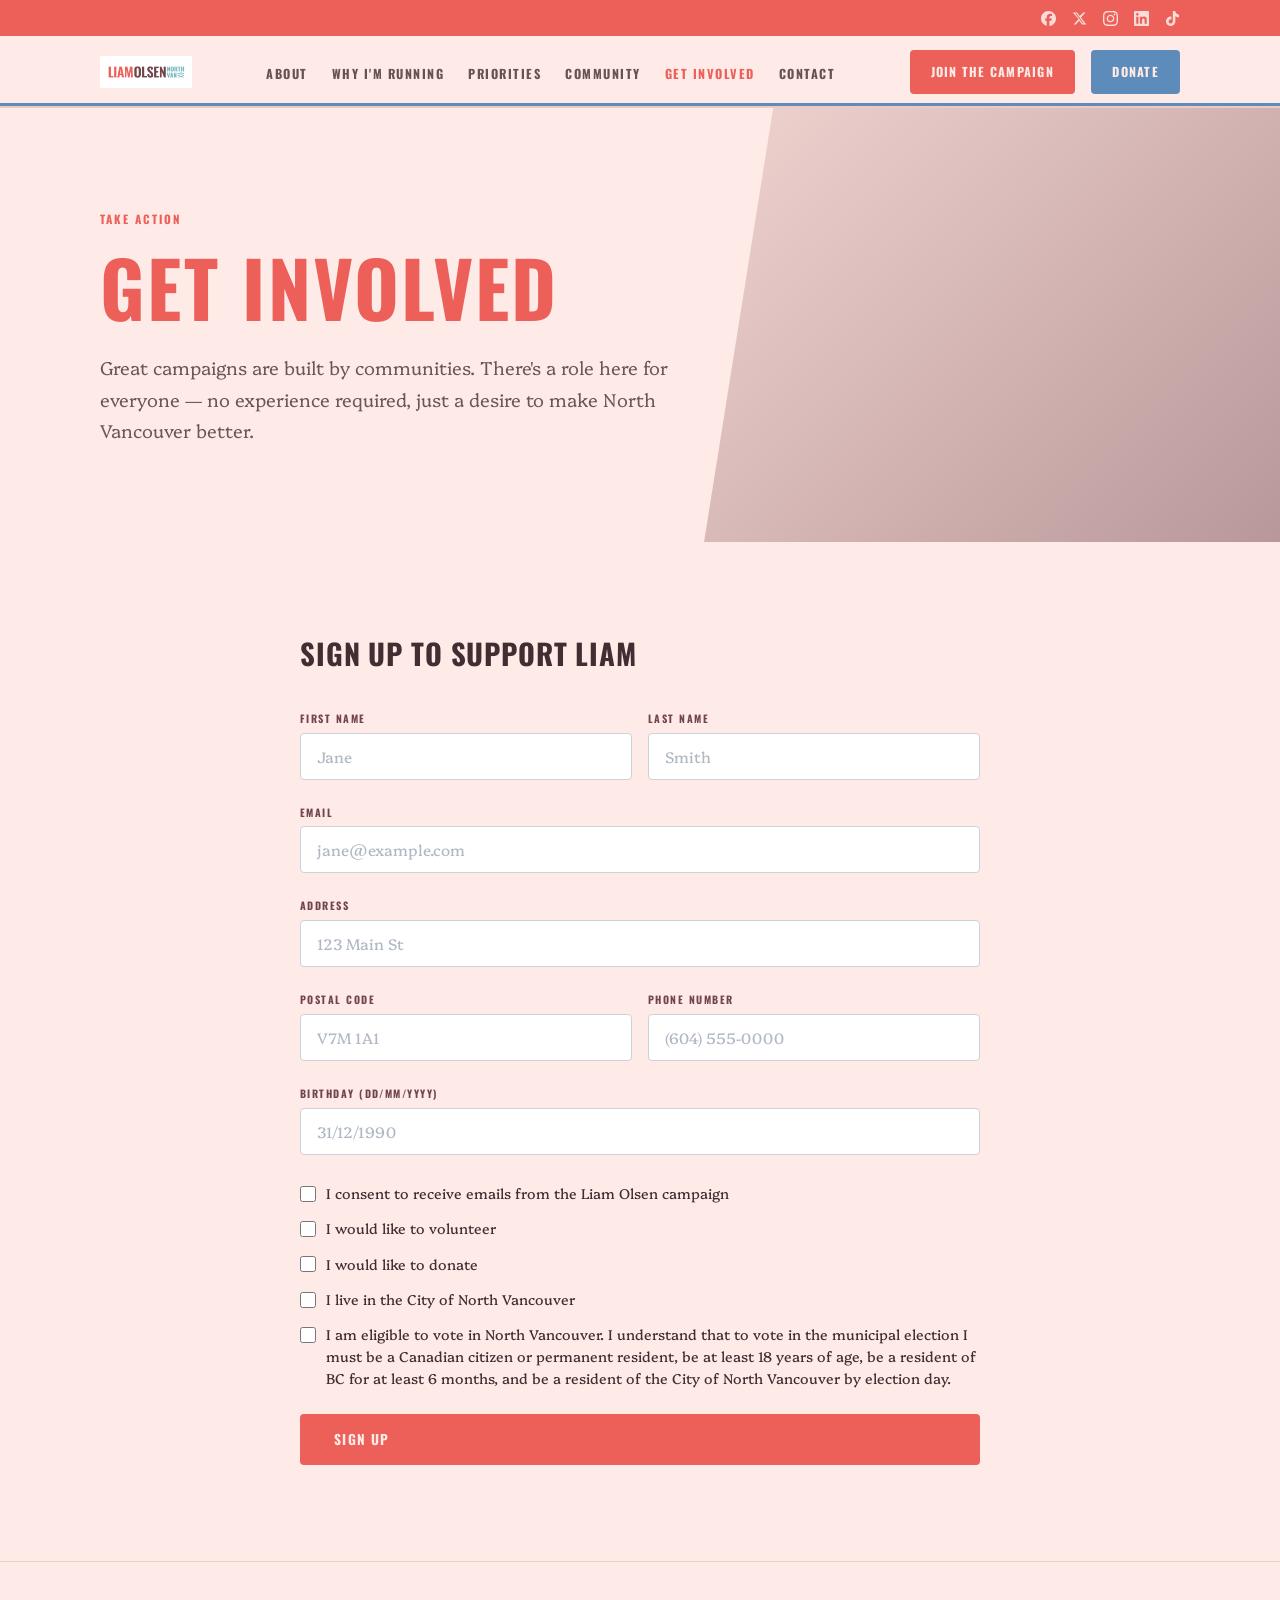
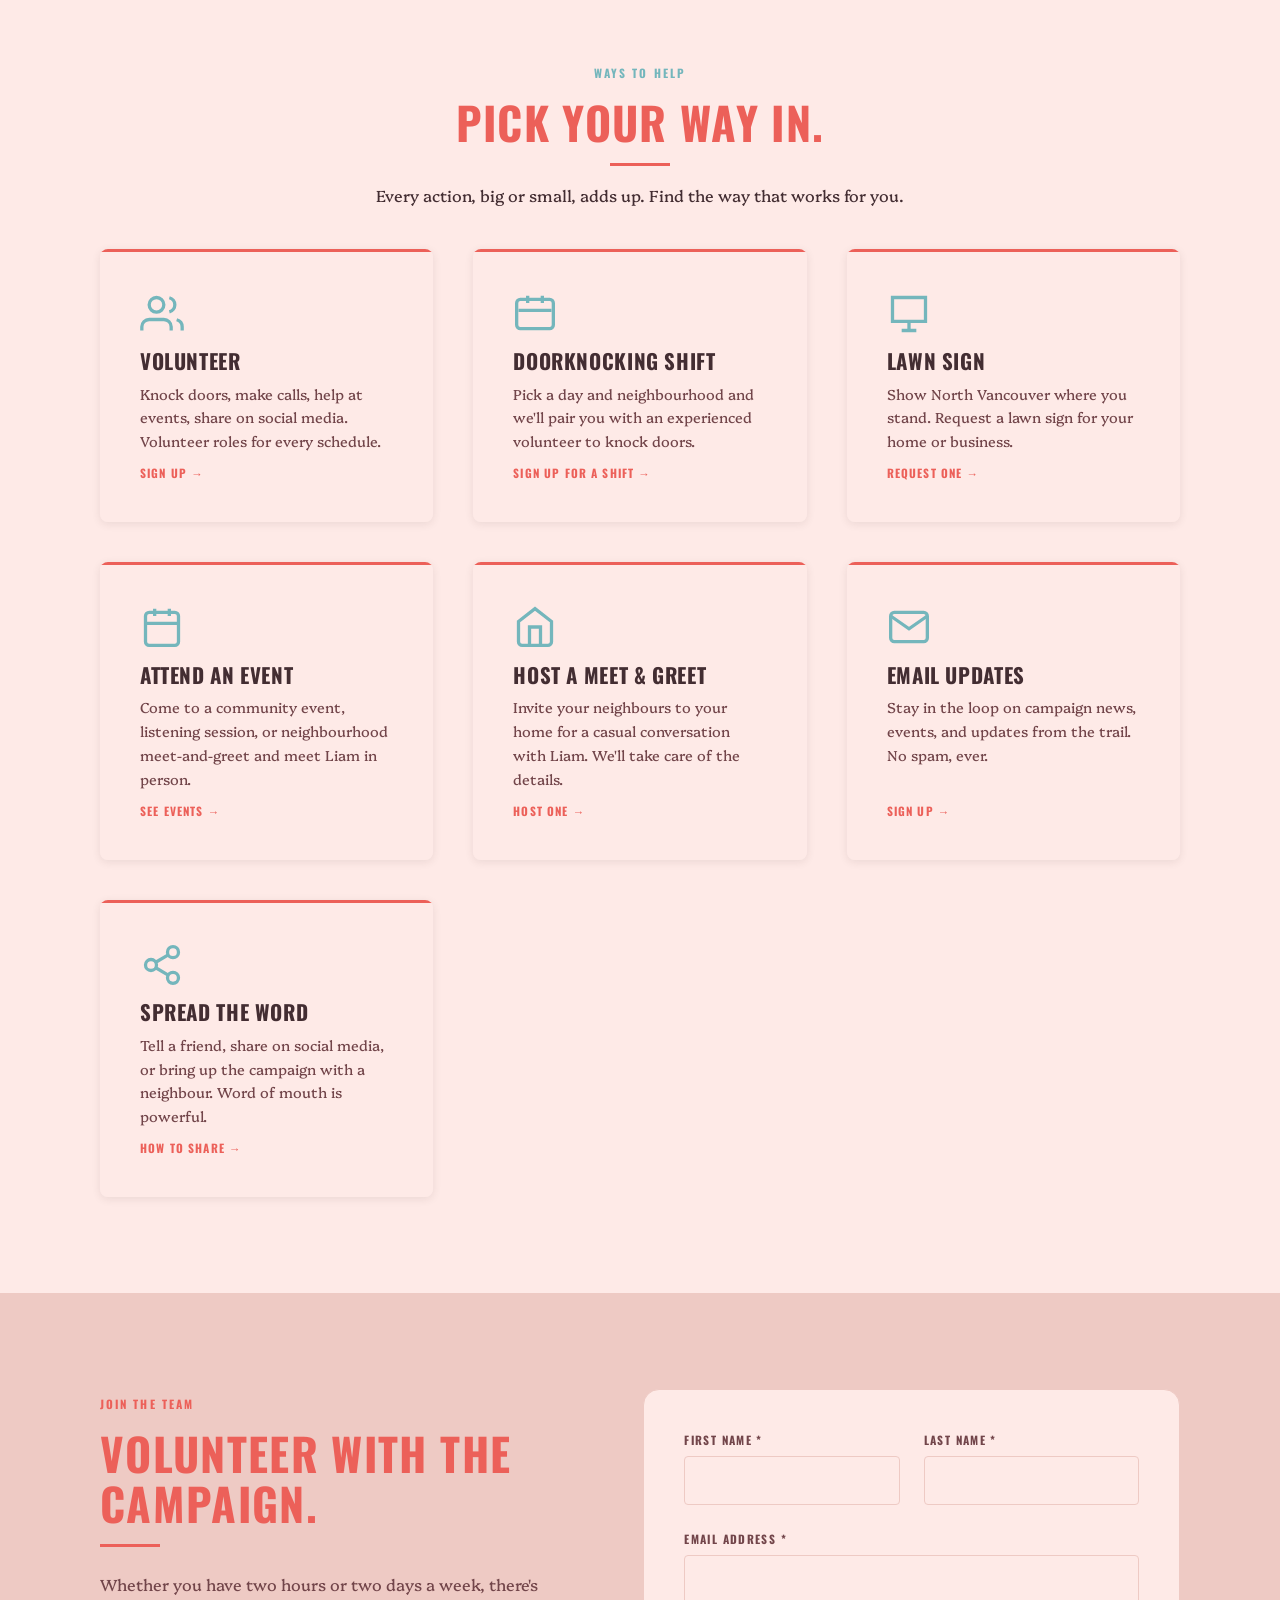
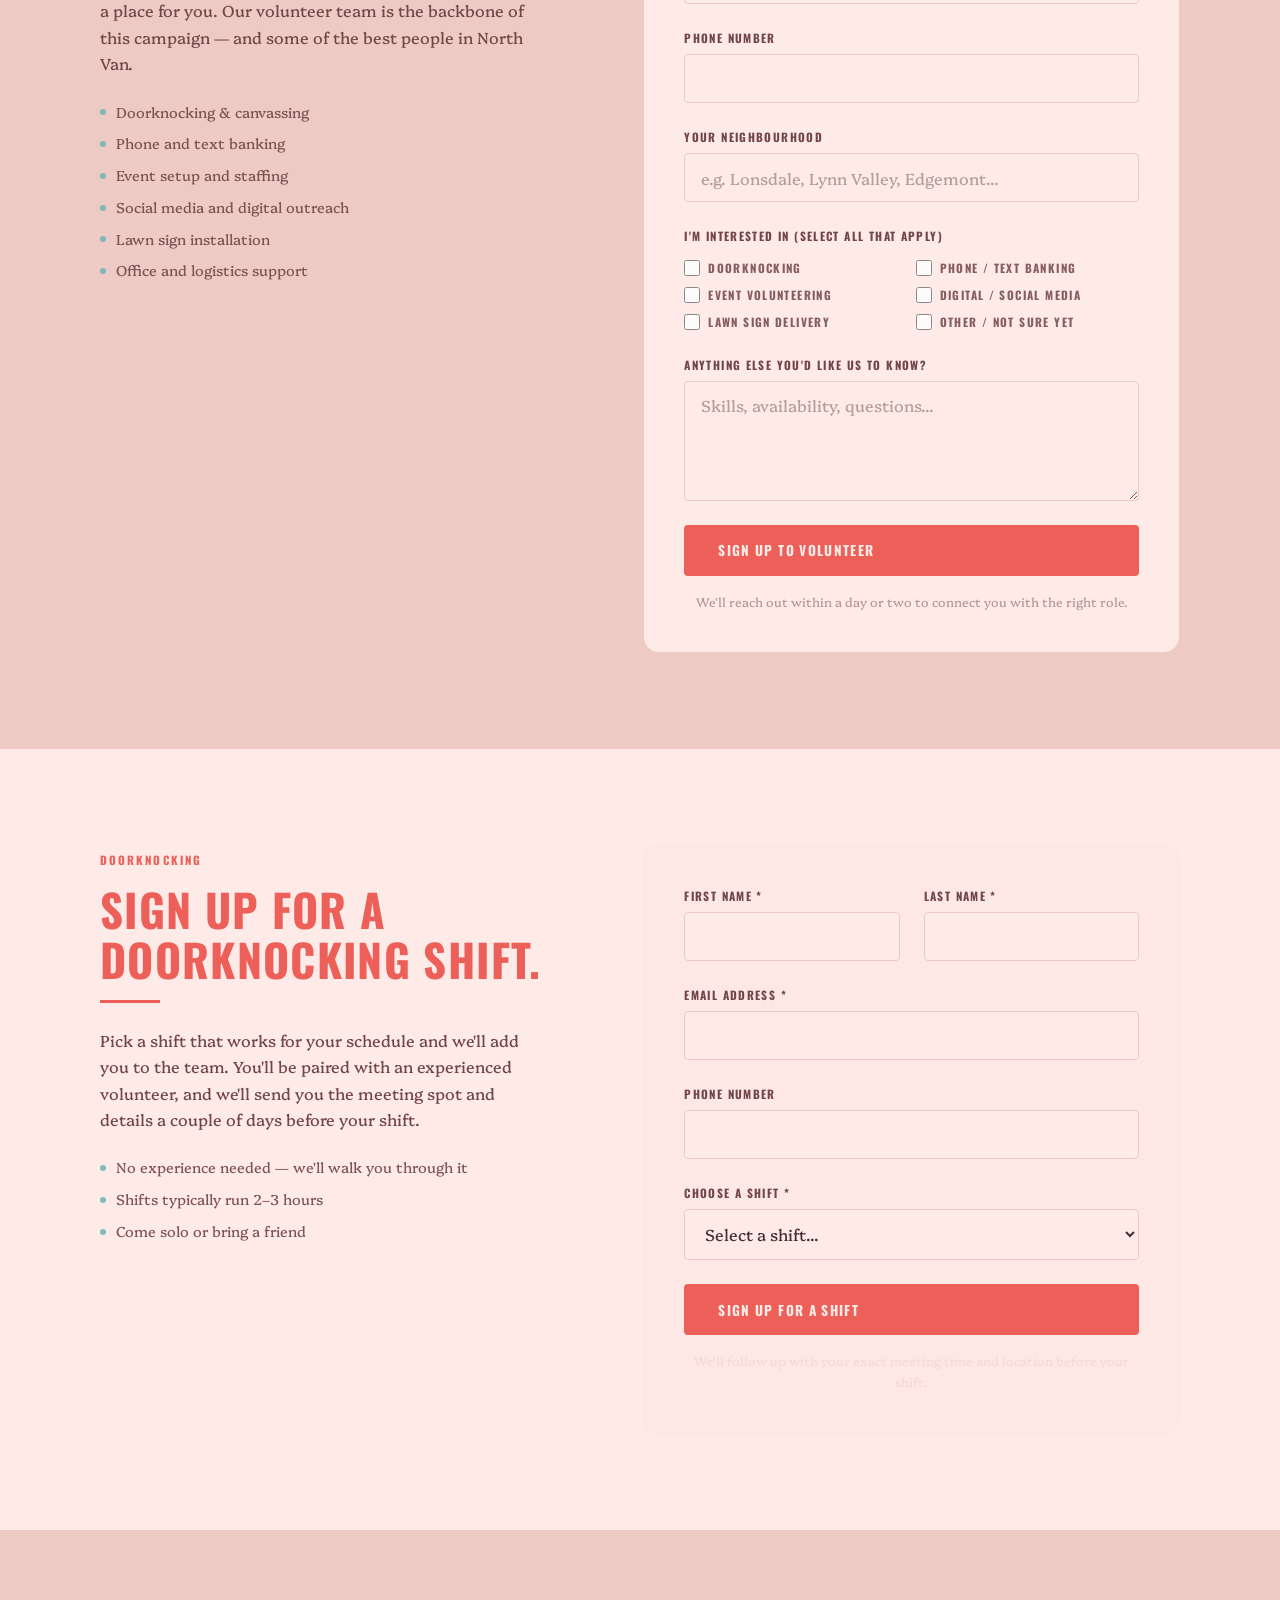
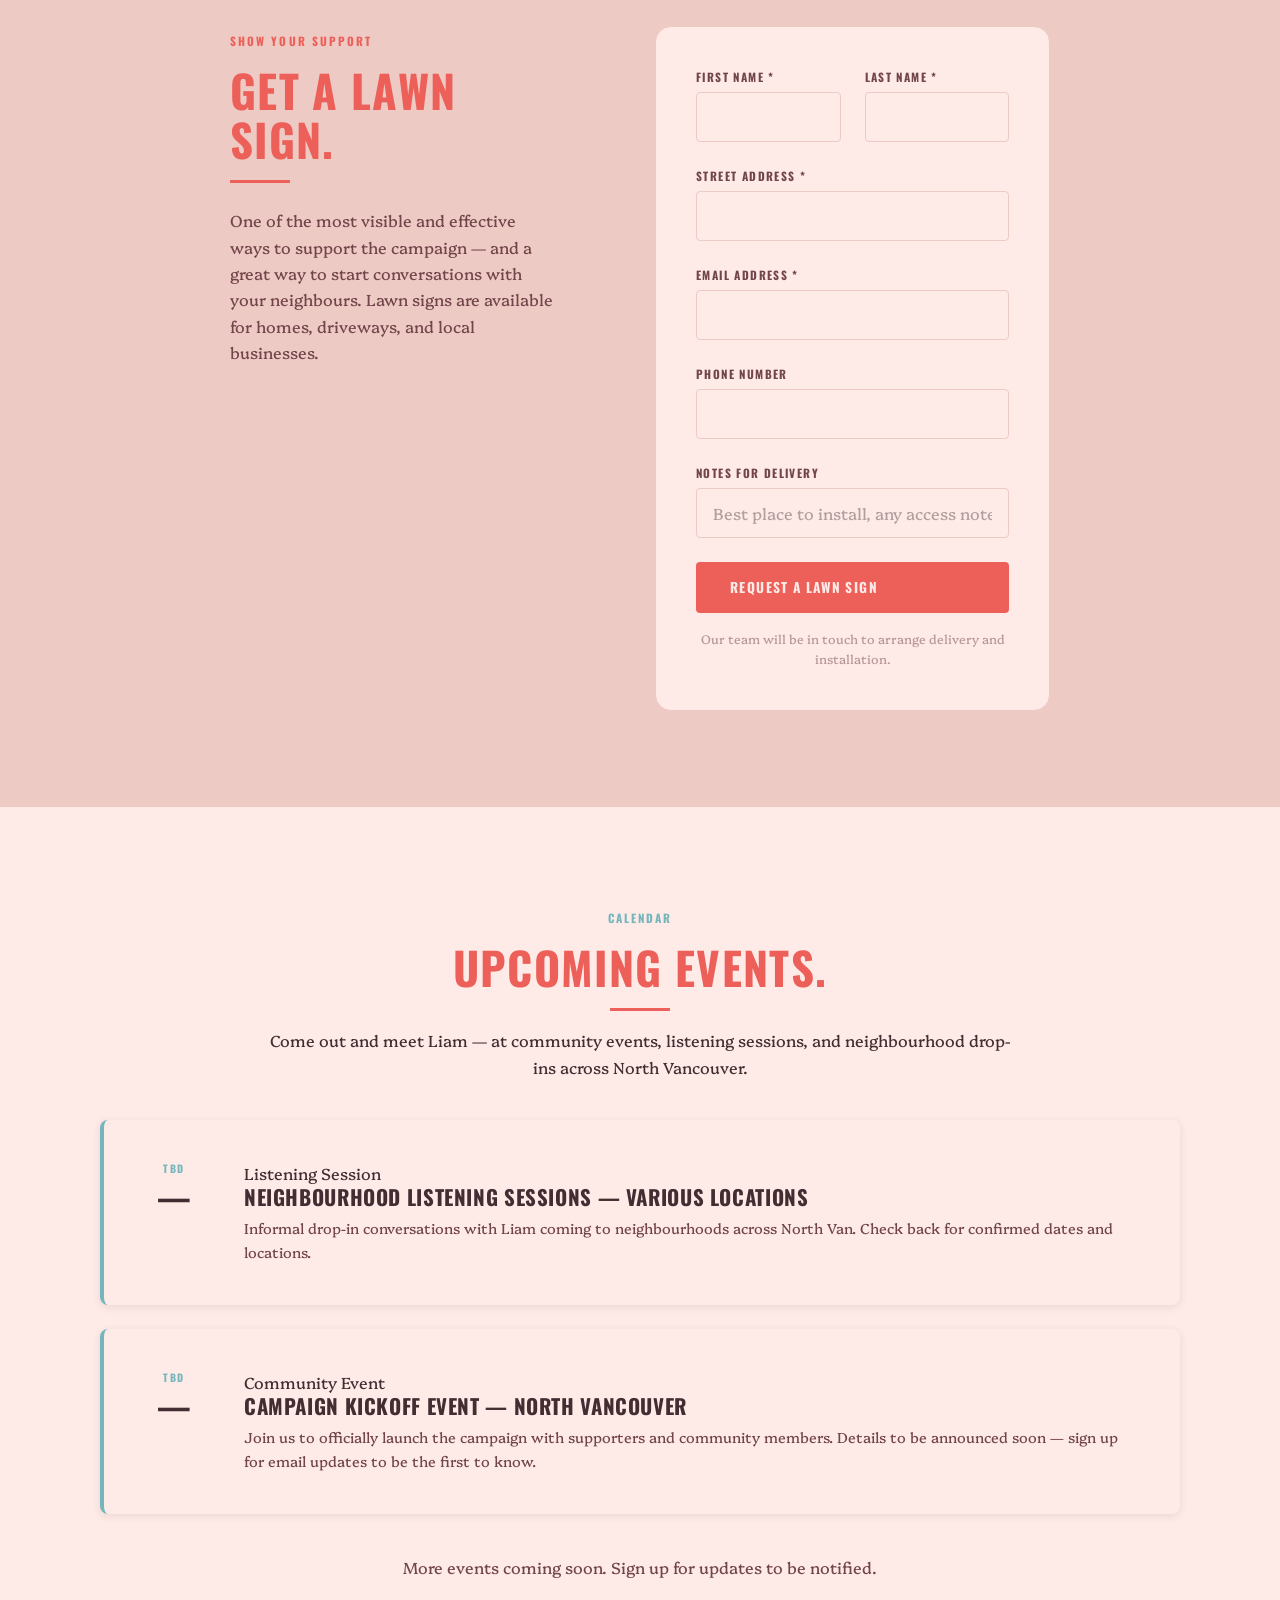
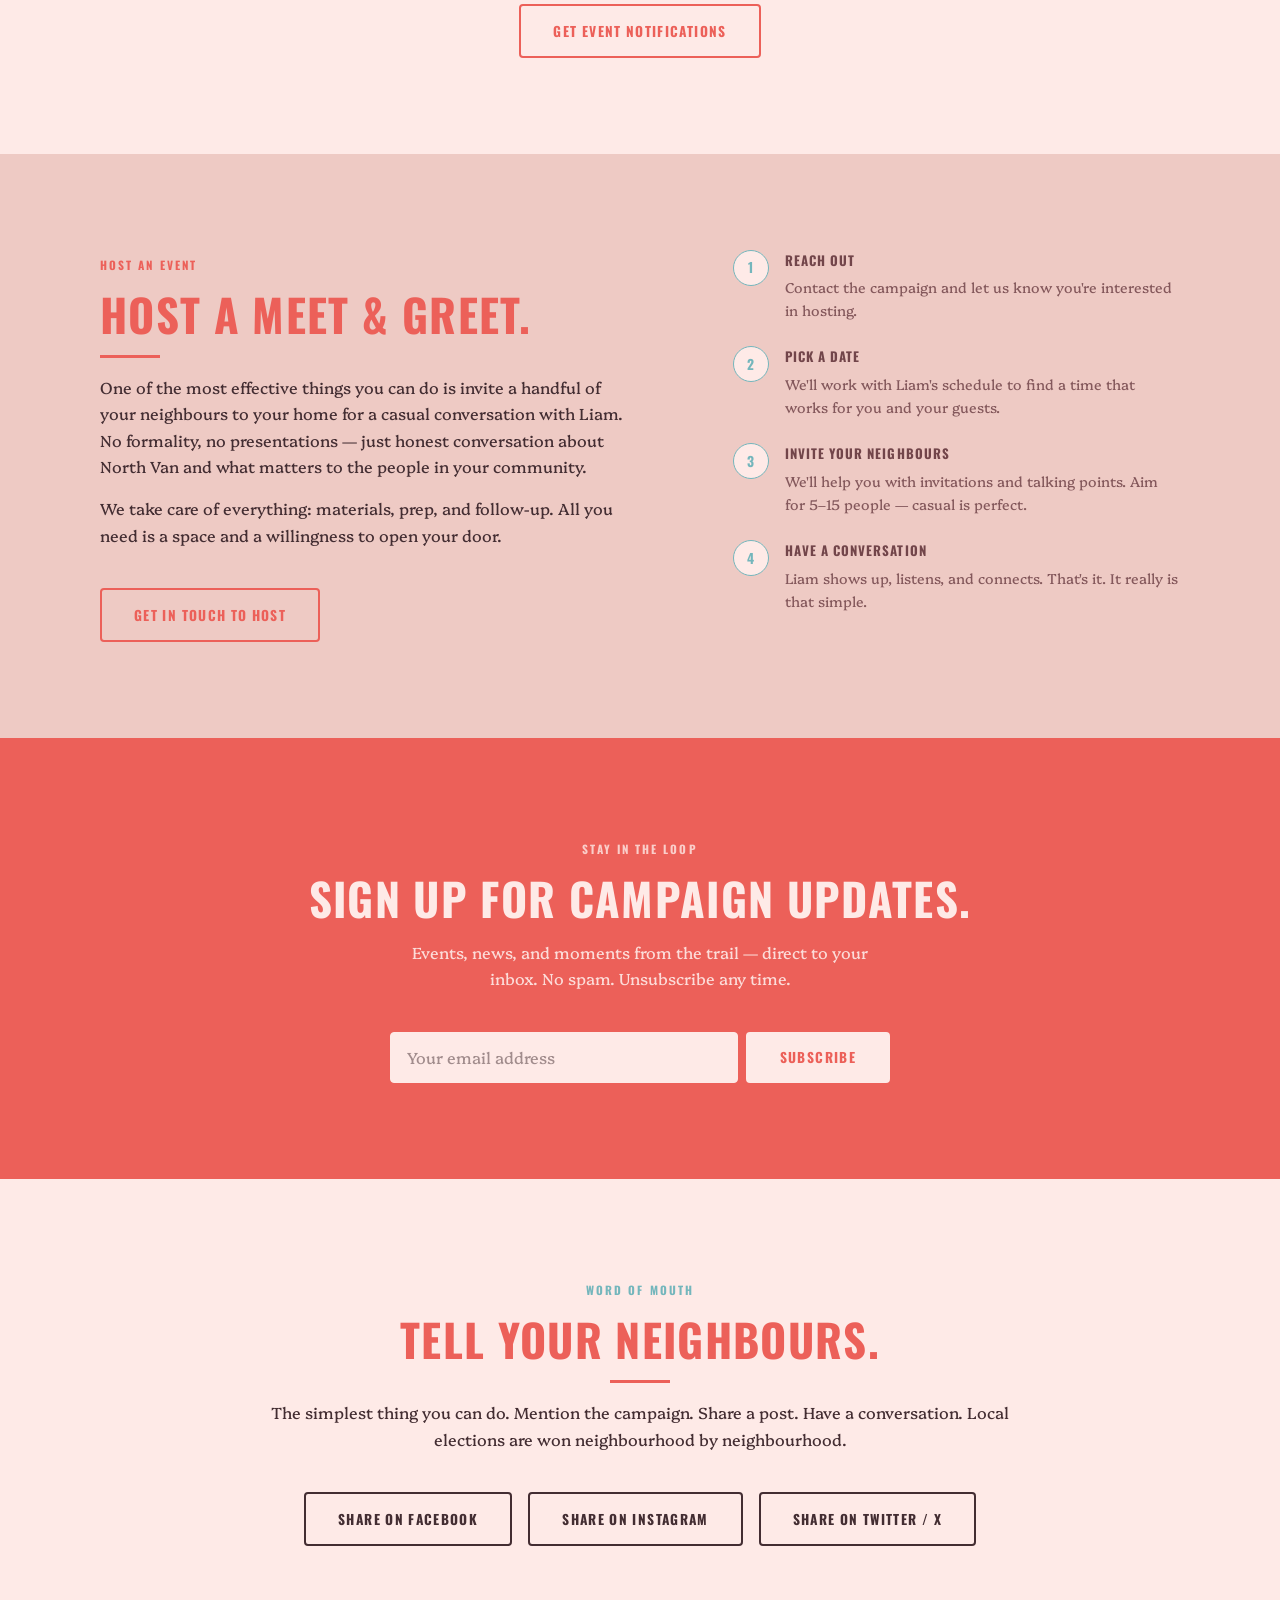
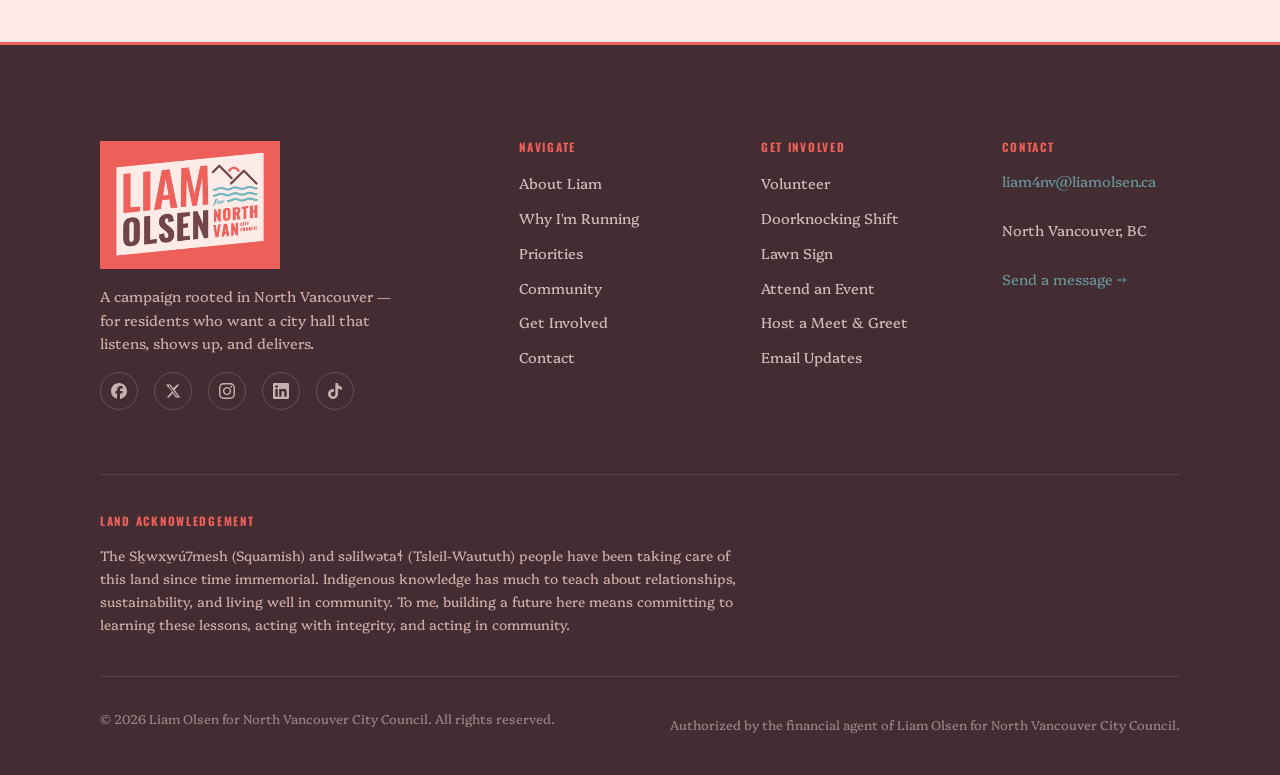
<file: get-involved.html>
<!DOCTYPE html>
<html lang="en">
<head>
  <meta charset="UTF-8" />
  <meta name="viewport" content="width=device-width, initial-scale=1.0" />
  <title>Get Involved — Liam Olsen for North Vancouver City Council</title>
  <meta name="description" content="Join Liam Olsen's campaign for North Vancouver City Council. Volunteer, get a lawn sign, attend an event, host a meet and greet, or sign up for email updates." />
  <link rel="icon" type="image/svg+xml" href="favicon.svg" />
  <link rel="stylesheet" href="css/global.css" />
  <link rel="stylesheet" href="css/get-involved.css" />
</head>
<body>

  <!-- ── SUBHEADER: social links ── -->
  <div class="site-subheader" aria-label="Social media links">
    <div class="subheader-inner">
      <nav class="subheader-social">
        <a href="https://www.facebook.com/share/14nEMLuUEvH/?mibextid=wwXIfr" aria-label="Follow Liam on Facebook" target="_blank" rel="noopener noreferrer">
          <svg viewBox="0 0 24 24" fill="currentColor" aria-hidden="true"><path d="M9.101 23.691v-7.98H6.627v-3.667h2.474v-1.58c0-4.085 1.848-5.978 5.858-5.978.401 0 .955.042 1.468.103a8.68 8.68 0 0 1 1.141.195v3.325a8.623 8.623 0 0 0-.653-.036 26.805 26.805 0 0 0-.733-.009c-.707 0-1.259.096-1.675.309a1.686 1.686 0 0 0-.679.622c-.258.42-.374.995-.374 1.752v1.297h3.919l-.386 2.103-.287 1.564h-3.246v8.245C19.396 23.238 24 18.179 24 12.044c0-6.627-5.373-12-12-12s-12 5.373-12 12c0 5.628 3.874 10.35 9.101 11.647Z"/></svg>
        </a>
        <a href="https://x.com/liamolsenca?s=11&amp;t=5OyYV0Zfv3LIVDh-qrqF6Q" aria-label="Follow Liam on X" target="_blank" rel="noopener noreferrer">
          <svg viewBox="0 0 24 24" fill="currentColor" aria-hidden="true"><path d="M18.244 2.25h3.308l-7.227 8.26 8.502 11.24H16.17l-4.714-6.231-5.401 6.231H2.748l7.73-8.835L1.254 2.25H8.08l4.26 5.632zm-1.161 17.52h1.833L7.084 4.126H5.117z"/></svg>
        </a>
        <a href="https://www.instagram.com/liamolsen.ca" aria-label="Follow Liam on Instagram" target="_blank" rel="noopener noreferrer">
          <svg viewBox="0 0 24 24" fill="currentColor" aria-hidden="true"><path d="M12 2.163c3.204 0 3.584.012 4.85.07 3.252.148 4.771 1.691 4.919 4.919.058 1.265.069 1.645.069 4.849 0 3.205-.012 3.584-.069 4.849-.149 3.225-1.664 4.771-4.919 4.919-1.266.058-1.644.07-4.85.07-3.204 0-3.584-.012-4.849-.07-3.26-.149-4.771-1.699-4.919-4.92-.058-1.265-.07-1.644-.07-4.849 0-3.204.013-3.583.07-4.849.149-3.227 1.664-4.771 4.919-4.919 1.266-.057 1.645-.069 4.849-.069zm0-2.163c-3.259 0-3.667.014-4.947.072-4.358.2-6.78 2.618-6.98 6.98-.059 1.281-.073 1.689-.073 4.948 0 3.259.014 3.668.072 4.948.2 4.358 2.618 6.78 6.98 6.98 1.281.058 1.689.072 4.948.072 3.259 0 3.668-.014 4.948-.072 4.354-.2 6.782-2.618 6.979-6.98.059-1.28.073-1.689.073-4.948 0-3.259-.014-3.667-.072-4.947-.196-4.354-2.617-6.78-6.979-6.98-1.281-.059-1.69-.073-4.949-.073zm0 5.838c-3.403 0-6.162 2.759-6.162 6.162s2.759 6.163 6.162 6.163 6.162-2.759 6.162-6.163c0-3.403-2.759-6.162-6.162-6.162zm0 10.162c-2.209 0-4-1.79-4-4 0-2.209 1.791-4 4-4s4 1.791 4 4c0 2.21-1.791 4-4 4zm6.406-11.845c-.796 0-1.441.645-1.441 1.44s.645 1.44 1.441 1.44c.795 0 1.439-.645 1.439-1.44s-.644-1.44-1.439-1.44z"/></svg>
        </a>
        <a href="https://www.linkedin.com/in/liam-olsen-canada?utm_source=share_via&amp;utm_content=profile&amp;utm_medium=member_ios" aria-label="Connect with Liam on LinkedIn" target="_blank" rel="noopener noreferrer">
          <svg viewBox="0 0 24 24" fill="currentColor" aria-hidden="true"><path d="M20.447 20.452h-3.554v-5.569c0-1.328-.027-3.037-1.852-3.037-1.853 0-2.136 1.445-2.136 2.939v5.667H9.351V9h3.414v1.561h.046c.477-.9 1.637-1.85 3.37-1.85 3.601 0 4.267 2.37 4.267 5.455v6.286zM5.337 7.433c-1.144 0-2.063-.926-2.063-2.065 0-1.138.92-2.063 2.063-2.063 1.14 0 2.064.925 2.064 2.063 0 1.139-.925 2.065-2.064 2.065zm1.782 13.019H3.555V9h3.564v11.452zM22.225 0H1.771C.792 0 0 .774 0 1.729v20.542C0 23.227.792 24 1.771 24h20.451C23.2 24 24 23.227 24 22.271V1.729C24 .774 23.2 0 22.222 0h.003z"/></svg>
        </a>
        <a href="https://www.tiktok.com/@liamolsenca?_r=1&amp;_t=ZS-97zV0axIcM6" aria-label="Follow Liam on TikTok" target="_blank" rel="noopener noreferrer">
          <svg viewBox="0 0 24 24" fill="currentColor" aria-hidden="true"><path d="M12.525.02c1.31-.02 2.61-.01 3.91-.02.08 1.53.63 3.09 1.75 4.17 1.12 1.11 2.7 1.62 4.24 1.79v4.03c-1.44-.05-2.89-.35-4.2-.97-.57-.26-1.1-.59-1.62-.93-.01 2.92.01 5.84-.02 8.75-.08 1.4-.54 2.79-1.35 3.94-1.31 1.92-3.58 3.17-5.91 3.21-1.43.08-2.86-.31-4.08-1.03-2.02-1.19-3.44-3.37-3.65-5.71-.02-.5-.03-1-.01-1.49.18-1.9 1.12-3.72 2.58-4.96 1.66-1.44 3.98-2.13 6.15-1.72.02 1.48-.04 2.96-.04 4.44-.99-.32-2.15-.23-3.02.37-.63.41-1.11 1.04-1.36 1.75-.21.51-.15 1.07-.14 1.61.24 1.64 1.82 3.02 3.5 2.87 1.12-.01 2.19-.66 2.77-1.61.19-.33.4-.67.41-1.06.1-1.79.06-3.57.07-5.36.01-4.03-.01-8.05.02-12.07z"/></svg>
        </a>
      </nav>
    </div>
  </div>

  <nav class="site-nav nav-light" aria-label="Main navigation">
    <div class="nav-inner">
      <a href="index.html" class="nav-logo"><img src="logos/Alt no Bkrd.png" alt="LiamOlsen North Van" /></a>
      <ul class="nav-links" role="list">
        <li><a href="about.html">About</a></li>
        <li><a href="why-running.html">Why I'm Running</a></li>
        <li><a href="priorities.html">Priorities</a></li>
        <li><a href="community.html">Community</a></li>
        <li><a href="get-involved.html" class="active">Get Involved</a></li>
        <li><a href="contact.html">Contact</a></li>
      </ul>
      <a href="get-involved.html" class="btn btn-primary nav-cta">Join the Campaign</a>
      <a href="https://www.zeffy.com/en-CA/donation-form/donate-for-a-better-north-vancouver" target="_blank" rel="noopener noreferrer" class="btn btn-blue nav-cta">Donate</a>
      <button class="nav-hamburger" aria-label="Open menu" aria-expanded="false" aria-controls="mobile-menu">
        <span></span><span></span><span></span>
      </button>
    </div>
  </nav>
  <div class="nav-mobile" id="mobile-menu" role="dialog" aria-label="Navigation">
    <a href="about.html">About</a>
    <a href="why-running.html">Why I'm Running</a>
    <a href="priorities.html">Priorities</a>
    <a href="community.html">Community</a>
    <a href="get-involved.html">Get Involved</a>
    <a href="contact.html">Contact</a>
    <a href="get-involved.html" class="btn btn-primary">Join the Campaign</a>
    <a href="https://www.zeffy.com/en-CA/donation-form/donate-for-a-better-north-vancouver" target="_blank" rel="noopener noreferrer" class="btn btn-blue">Donate</a>
  </div>

  <main>

    <!-- ── PAGE HERO ── -->
    <header class="page-hero" aria-labelledby="get-involved-heading">
      <div class="container" style="position:relative; z-index:1;">
        <span class="section-label salmon">Take Action</span>
        <h1 id="get-involved-heading">Get Involved</h1>
        <p class="hero-sub">Great campaigns are built by communities. There's a role here for everyone — no experience required, just a desire to make North Vancouver better.</p>
      </div>
    </header>

    <!-- ── SIGNUP FORM ── -->
    <section id="signup" class="signup-section" aria-labelledby="signup-heading">
      <div class="container">
        <div class="signup-wrap fade-in">
          <h2 id="signup-heading" class="signup-title">Sign Up to Support Liam</h2>
          <form class="signup-form" id="signup-form" novalidate aria-label="Campaign sign-up form" action="https://formspree.io/f/mbdnjjaz" method="POST">
            <input type="hidden" name="_subject" value="New volunteer sign-up — Get Involved page" />
            <div class="signup-row">
              <div class="signup-field">
                <label for="s-first">First Name</label>
                <input type="text" id="s-first" name="first_name" class="signup-input" placeholder="Jane" required autocomplete="given-name" />
              </div>
              <div class="signup-field">
                <label for="s-last">Last Name</label>
                <input type="text" id="s-last" name="last_name" class="signup-input" placeholder="Smith" required autocomplete="family-name" />
              </div>
            </div>
            <div class="signup-field">
              <label for="s-email">Email</label>
              <input type="email" id="s-email" name="email" class="signup-input" placeholder="jane@example.com" required autocomplete="email" />
            </div>
            <div class="signup-field">
              <label for="s-address">Address</label>
              <input type="text" id="s-address" name="address" class="signup-input" placeholder="123 Main St" autocomplete="street-address" />
            </div>
            <div class="signup-row">
              <div class="signup-field">
                <label for="s-postal">Postal Code</label>
                <input type="text" id="s-postal" name="postal_code" class="signup-input" placeholder="V7M 1A1" autocomplete="postal-code" />
              </div>
              <div class="signup-field">
                <label for="s-phone">Phone Number</label>
                <input type="tel" id="s-phone" name="phone" class="signup-input" placeholder="(604) 555-0000" autocomplete="tel" />
              </div>
            </div>
            <div class="signup-field">
              <label for="s-birthday">Birthday (DD/MM/YYYY)</label>
              <input type="text" id="s-birthday" name="birthday" class="signup-input" placeholder="31/12/1990" />
            </div>
            <div class="signup-checks">
              <label class="signup-check">
                <input type="checkbox" name="consent_email" />
                I consent to receive emails from the Liam Olsen campaign
              </label>
              <label class="signup-check">
                <input type="checkbox" name="volunteer" />
                I would like to volunteer
              </label>
              <label class="signup-check">
                <input type="checkbox" name="donate" />
                I would like to donate
              </label>
              <label class="signup-check">
                <input type="checkbox" name="lives_in_northvan" />
                I live in the City of North Vancouver
              </label>
              <label class="signup-check">
                <input type="checkbox" name="eligible_voter" />
                I am eligible to vote in North Vancouver. I understand that to vote in the municipal election I must be a Canadian citizen or permanent resident, be at least 18 years of age, be a resident of BC for at least 6 months, and be a resident of the City of North Vancouver by election day.
              </label>
            </div>
            <button type="submit" class="btn btn-primary full-width">Sign Up</button>
            <p class="form-error-message hidden" role="alert">Something went wrong sending your sign-up. Please try again, or email us directly at <a href="mailto:liam4nv@liamolsen.ca">liam4nv@liamolsen.ca</a>.</p>
          </form>
          <div id="signup-success" class="signup-success hidden" tabindex="-1">
            <div class="signup-success-icon" aria-hidden="true">✓</div>
            <h3>Thanks for signing up!</h3>
            <p>We'll be in touch soon. Welcome to the campaign.</p>
          </div>
        </div>
      </div>
    </section>

    <!-- ── WAYS TO HELP ── -->
    <section class="section" aria-labelledby="ways-heading">
      <div class="container">
        <div class="section-intro text-center fade-in">
          <span class="section-label">Ways to Help</span>
          <h2 id="ways-heading" class="h2 heading-on-light">Pick your way in.</h2>
          <span class="divider center"></span>
          <p style="margin:0 auto;">Every action, big or small, adds up. Find the way that works for you.</p>
        </div>
        <ul class="involvement-options grid-3 mt-lg" role="list">
          <li class="involvement-option fade-in">
            <a href="#volunteer" class="involvement-option-inner">
              <div class="involvement-icon" aria-hidden="true">
                <svg viewBox="0 0 24 24" fill="none" stroke="currentColor" stroke-width="1.8"><path d="M17 21v-2a4 4 0 00-4-4H5a4 4 0 00-4 4v2"/><circle cx="9" cy="7" r="4"/><path d="M23 21v-2a4 4 0 00-3-3.87"/><path d="M16 3.13a4 4 0 010 7.75"/></svg>
              </div>
              <h3 class="h4">Volunteer</h3>
              <p>Knock doors, make calls, help at events, share on social media. Volunteer roles for every schedule.</p>
              <span class="involvement-cta">Sign up →</span>
            </a>
          </li>
          <li class="involvement-option fade-in fade-in-delay-1">
            <a href="#shifts" class="involvement-option-inner">
              <div class="involvement-icon" aria-hidden="true">
                <svg viewBox="0 0 24 24" fill="none" stroke="currentColor" stroke-width="1.8"><path d="M4 4h16c1.1 0 2 .9 2 2v12c0 1.1-.9 2-2 2H4c-1.1 0-2-.9-2-2V6c0-1.1.9-2 2-2z"/><line x1="16" y1="2" x2="16" y2="6"/><line x1="8" y1="2" x2="8" y2="6"/><line x1="3" y1="10" x2="21" y2="10"/></svg>
              </div>
              <h3 class="h4">Doorknocking Shift</h3>
              <p>Pick a day and neighbourhood and we'll pair you with an experienced volunteer to knock doors.</p>
              <span class="involvement-cta">Sign up for a shift →</span>
            </a>
          </li>
          <li class="involvement-option fade-in fade-in-delay-2">
            <a href="#lawn-sign" class="involvement-option-inner">
              <div class="involvement-icon" aria-hidden="true">
                <svg viewBox="0 0 24 24" fill="none" stroke="currentColor" stroke-width="1.8"><path d="M3 3h18v13H3z"/><path d="M8 21h8M12 16v5"/></svg>
              </div>
              <h3 class="h4">Lawn Sign</h3>
              <p>Show North Vancouver where you stand. Request a lawn sign for your home or business.</p>
              <span class="involvement-cta">Request one →</span>
            </a>
          </li>
          <li class="involvement-option fade-in">
            <a href="#event" class="involvement-option-inner">
              <div class="involvement-icon" aria-hidden="true">
                <svg viewBox="0 0 24 24" fill="none" stroke="currentColor" stroke-width="1.8"><rect x="3" y="4" width="18" height="18" rx="2" ry="2"/><line x1="16" y1="2" x2="16" y2="6"/><line x1="8" y1="2" x2="8" y2="6"/><line x1="3" y1="10" x2="21" y2="10"/></svg>
              </div>
              <h3 class="h4">Attend an Event</h3>
              <p>Come to a community event, listening session, or neighbourhood meet-and-greet and meet Liam in person.</p>
              <span class="involvement-cta">See events →</span>
            </a>
          </li>
          <li class="involvement-option fade-in fade-in-delay-1">
            <a href="#host" class="involvement-option-inner">
              <div class="involvement-icon" aria-hidden="true">
                <svg viewBox="0 0 24 24" fill="none" stroke="currentColor" stroke-width="1.8"><path d="M3 9l9-7 9 7v11a2 2 0 01-2 2H5a2 2 0 01-2-2z"/><polyline points="9 22 9 12 15 12 15 22"/></svg>
              </div>
              <h3 class="h4">Host a Meet & Greet</h3>
              <p>Invite your neighbours to your home for a casual conversation with Liam. We'll take care of the details.</p>
              <span class="involvement-cta">Host one →</span>
            </a>
          </li>
          <li class="involvement-option fade-in fade-in-delay-2">
            <a href="#email-signup" class="involvement-option-inner">
              <div class="involvement-icon" aria-hidden="true">
                <svg viewBox="0 0 24 24" fill="none" stroke="currentColor" stroke-width="1.8"><path d="M4 4h16c1.1 0 2 .9 2 2v12c0 1.1-.9 2-2 2H4c-1.1 0-2-.9-2-2V6c0-1.1.9-2 2-2z"/><polyline points="22,6 12,13 2,6"/></svg>
              </div>
              <h3 class="h4">Email Updates</h3>
              <p>Stay in the loop on campaign news, events, and updates from the trail. No spam, ever.</p>
              <span class="involvement-cta">Sign up →</span>
            </a>
          </li>
          <li class="involvement-option fade-in">
            <a href="#spread-word" class="involvement-option-inner">
              <div class="involvement-icon" aria-hidden="true">
                <svg viewBox="0 0 24 24" fill="none" stroke="currentColor" stroke-width="1.8"><circle cx="18" cy="5" r="3"/><circle cx="6" cy="12" r="3"/><circle cx="18" cy="19" r="3"/><line x1="8.59" y1="13.51" x2="15.42" y2="17.49"/><line x1="15.41" y1="6.51" x2="8.59" y2="10.49"/></svg>
              </div>
              <h3 class="h4">Spread the Word</h3>
              <p>Tell a friend, share on social media, or bring up the campaign with a neighbour. Word of mouth is powerful.</p>
              <span class="involvement-cta">How to share →</span>
            </a>
          </li>
        </ul>
      </div>
    </section>

    <!-- ── VOLUNTEER FORM ── -->
    <section id="volunteer" class="section bg-beige" aria-labelledby="volunteer-heading">
      <div class="container form-section">
        <div class="form-section-intro fade-in">
          <span class="section-label salmon">Join the Team</span>
          <h2 id="volunteer-heading" class="h2 heading-on-light">Volunteer with the campaign.</h2>
          <span class="divider"></span>
          <p>
            Whether you have two hours or two days a week, there's a place for you.
            Our volunteer team is the backbone of this campaign — and some of the best people in North Van.
          </p>
          <ul class="volunteer-roles">
            <li>Doorknocking & canvassing</li>
            <li>Phone and text banking</li>
            <li>Event setup and staffing</li>
            <li>Social media and digital outreach</li>
            <li>Lawn sign installation</li>
            <li>Office and logistics support</li>
          </ul>
        </div>
        <div class="form-section-form fade-in fade-in-delay-1">
          <form class="campaign-form" id="volunteer-form" novalidate aria-label="Volunteer sign-up form" action="https://formspree.io/f/mbdnjjaz" method="POST">
            <input type="hidden" name="_subject" value="New volunteer interest form — Get Involved page" />
            <div class="form-row">
              <div class="form-group">
                <label for="v-first">First Name *</label>
                <input type="text" id="v-first" name="first_name" class="form-control" required autocomplete="given-name" />
              </div>
              <div class="form-group">
                <label for="v-last">Last Name *</label>
                <input type="text" id="v-last" name="last_name" class="form-control" required autocomplete="family-name" />
              </div>
            </div>
            <div class="form-group">
              <label for="v-email">Email Address *</label>
              <input type="email" id="v-email" name="email" class="form-control" required autocomplete="email" />
            </div>
            <div class="form-group">
              <label for="v-phone">Phone Number</label>
              <input type="tel" id="v-phone" name="phone" class="form-control" autocomplete="tel" />
            </div>
            <div class="form-group">
              <label for="v-neighbourhood">Your Neighbourhood</label>
              <input type="text" id="v-neighbourhood" name="neighbourhood" class="form-control" placeholder="e.g. Lonsdale, Lynn Valley, Edgemont..." />
            </div>
            <div class="form-group">
              <label>I'm interested in (select all that apply)</label>
              <div class="checkbox-group">
                <label class="checkbox-label"><input type="checkbox" name="interests" value="canvassing" /> Doorknocking</label>
                <label class="checkbox-label"><input type="checkbox" name="interests" value="phones" /> Phone / text banking</label>
                <label class="checkbox-label"><input type="checkbox" name="interests" value="events" /> Event volunteering</label>
                <label class="checkbox-label"><input type="checkbox" name="interests" value="digital" /> Digital / social media</label>
                <label class="checkbox-label"><input type="checkbox" name="interests" value="signs" /> Lawn sign delivery</label>
                <label class="checkbox-label"><input type="checkbox" name="interests" value="other" /> Other / not sure yet</label>
              </div>
            </div>
            <div class="form-group">
              <label for="v-message">Anything else you'd like us to know?</label>
              <textarea id="v-message" name="message" class="form-control" rows="3" placeholder="Skills, availability, questions..."></textarea>
            </div>
            <button type="submit" class="btn btn-primary full-width">Sign Up to Volunteer</button>
            <p class="form-note">We'll reach out within a day or two to connect you with the right role.</p>
            <p class="form-error-message hidden" role="alert">Something went wrong sending your sign-up. Please try again, or email us directly at <a href="mailto:liam4nv@liamolsen.ca">liam4nv@liamolsen.ca</a>.</p>
          </form>
          <div id="volunteer-success" class="form-success hidden" tabindex="-1">
            <div class="form-success-icon" aria-hidden="true">✓</div>
            <h3>You're in!</h3>
            <p>Thanks for signing up. We'll be in touch soon with details on how to get started. North Van is lucky to have you.</p>
          </div>
        </div>
      </div>
    </section>

    <!-- ── DOORKNOCKING SHIFTS ── -->
    <section id="shifts" class="section" aria-labelledby="shifts-heading">
      <div class="container form-section">
        <div class="form-section-intro fade-in">
          <span class="section-label salmon">Doorknocking</span>
          <h2 id="shifts-heading" class="h2 heading-on-light">Sign up for a doorknocking shift.</h2>
          <span class="divider"></span>
          <p>
            Pick a shift that works for your schedule and we'll add you to the team.
            You'll be paired with an experienced volunteer, and we'll send you the meeting
            spot and details a couple of days before your shift.
          </p>
          <ul class="volunteer-roles">
            <li>No experience needed — we'll walk you through it</li>
            <li>Shifts typically run 2–3 hours</li>
            <li>Come solo or bring a friend</li>
          </ul>
        </div>
        <div class="form-section-form fade-in fade-in-delay-1">
          <form class="campaign-form" id="shift-form" novalidate aria-label="Doorknocking shift sign-up form">
            <div class="form-row">
              <div class="form-group">
                <label for="sh-first">First Name *</label>
                <input type="text" id="sh-first" name="first_name" class="form-control" required autocomplete="given-name" />
              </div>
              <div class="form-group">
                <label for="sh-last">Last Name *</label>
                <input type="text" id="sh-last" name="last_name" class="form-control" required autocomplete="family-name" />
              </div>
            </div>
            <div class="form-group">
              <label for="sh-email">Email Address *</label>
              <input type="email" id="sh-email" name="email" class="form-control" required autocomplete="email" />
            </div>
            <div class="form-group">
              <label for="sh-phone">Phone Number</label>
              <input type="tel" id="sh-phone" name="phone" class="form-control" autocomplete="tel" />
            </div>
            <div class="form-group">
              <label for="sh-shift">Choose a shift *</label>
              <select id="sh-shift" name="shift" class="form-control" required>
                <option value="">Select a shift...</option>
                <option value="sat-am-lower-lonsdale">Saturday mornings — Lower Lonsdale</option>
                <option value="sat-pm-central-lonsdale">Saturday afternoons — Central Lonsdale</option>
                <option value="sun-am-lynn-valley">Sunday mornings — Lynn Valley</option>
                <option value="weekday-pm-edgemont">Weekday evenings — Edgemont Village</option>
                <option value="any">Not sure — sign me up for any shift</option>
              </select>
            </div>
            <button type="submit" class="btn btn-primary full-width">Sign Up for a Shift</button>
            <p class="form-note">We'll follow up with your exact meeting time and location before your shift.</p>
          </form>
          <div id="shift-success" class="form-success hidden">
            <div class="form-success-icon" aria-hidden="true">✓</div>
            <h3>You're on the schedule!</h3>
            <p>Thanks for signing up to knock doors for Liam. We'll be in touch with your shift details soon.</p>
          </div>
        </div>
      </div>
    </section>

    <!-- ── LAWN SIGN ── -->
    <section id="lawn-sign" class="section bg-beige" aria-labelledby="sign-heading">
      <div class="container form-section form-section-narrow">
        <div class="form-section-intro fade-in">
          <span class="section-label salmon">Show Your Support</span>
          <h2 id="sign-heading" class="h2 heading-on-light">Get a lawn sign.</h2>
          <span class="divider"></span>
          <p>
            One of the most visible and effective ways to support the campaign —
            and a great way to start conversations with your neighbours.
            Lawn signs are available for homes, driveways, and local businesses.
          </p>
        </div>
        <div class="form-section-form fade-in fade-in-delay-1">
          <form class="campaign-form" id="lawn-sign-form" novalidate aria-label="Lawn sign request form">
            <div class="form-row">
              <div class="form-group">
                <label for="ls-first">First Name *</label>
                <input type="text" id="ls-first" name="first_name" class="form-control" required autocomplete="given-name" />
              </div>
              <div class="form-group">
                <label for="ls-last">Last Name *</label>
                <input type="text" id="ls-last" name="last_name" class="form-control" required autocomplete="family-name" />
              </div>
            </div>
            <div class="form-group">
              <label for="ls-address">Street Address *</label>
              <input type="text" id="ls-address" name="address" class="form-control" required autocomplete="street-address" />
            </div>
            <div class="form-group">
              <label for="ls-email">Email Address *</label>
              <input type="email" id="ls-email" name="email" class="form-control" required autocomplete="email" />
            </div>
            <div class="form-group">
              <label for="ls-phone">Phone Number</label>
              <input type="tel" id="ls-phone" name="phone" class="form-control" autocomplete="tel" />
            </div>
            <div class="form-group">
              <label for="ls-notes">Notes for delivery</label>
              <input type="text" id="ls-notes" name="notes" class="form-control" placeholder="Best place to install, any access notes..." />
            </div>
            <button type="submit" class="btn btn-primary full-width">Request a Lawn Sign</button>
            <p class="form-note">Our team will be in touch to arrange delivery and installation.</p>
          </form>
          <div id="lawn-sign-success" class="form-success hidden">
            <div class="form-success-icon">✓</div>
            <h3>Sign request received!</h3>
            <p>We'll be in touch soon to arrange delivery. Thank you for showing your support.</p>
          </div>
        </div>
      </div>
    </section>

    <!-- ── EVENTS ── -->
    <section id="event" class="section" aria-labelledby="events-heading">
      <div class="container">
        <div class="section-intro text-center fade-in">
          <span class="section-label">Calendar</span>
          <h2 id="events-heading" class="h2 heading-on-light">Upcoming events.</h2>
          <span class="divider center"></span>
          <p style="margin:0 auto;">Come out and meet Liam — at community events, listening sessions, and neighbourhood drop-ins across North Vancouver.</p>
        </div>
        <div class="events-list mt-lg">
          <article class="event-card fade-in">
            <div class="event-date">
              <span class="event-month">TBD</span>
              <span class="event-day">—</span>
            </div>
            <div class="event-details">
              <span class="update-category">Listening Session</span>
              <h3 class="h4">Neighbourhood Listening Sessions — Various Locations</h3>
              <p>Informal drop-in conversations with Liam coming to neighbourhoods across North Van. Check back for confirmed dates and locations.</p>
            </div>
          </article>
          <article class="event-card fade-in fade-in-delay-1">
            <div class="event-date">
              <span class="event-month">TBD</span>
              <span class="event-day">—</span>
            </div>
            <div class="event-details">
              <span class="update-category">Community Event</span>
              <h3 class="h4">Campaign Kickoff Event — North Vancouver</h3>
              <p>Join us to officially launch the campaign with supporters and community members. Details to be announced soon — sign up for email updates to be the first to know.</p>
            </div>
          </article>
        </div>
        <div class="text-center mt-lg fade-in">
          <p style="color:var(--brown); margin:0 auto var(--space-md);">More events coming soon. Sign up for updates to be notified.</p>
          <a href="#email-signup" class="btn btn-outline-salmon">Get Event Notifications</a>
        </div>
      </div>
    </section>

    <!-- ── HOST ── -->
    <section id="host" class="section bg-beige" aria-labelledby="host-heading">
      <div class="container host-grid">
        <div class="fade-in">
          <span class="section-label salmon">Host an Event</span>
          <h2 id="host-heading" class="h2 heading-on-light">Host a meet & greet.</h2>
          <span class="divider"></span>
          <p>
            One of the most effective things you can do is invite a handful of your
            neighbours to your home for a casual conversation with Liam.
            No formality, no presentations — just honest conversation about North Van
            and what matters to the people in your community.
          </p>
          <p>
            We take care of everything: materials, prep, and follow-up.
            All you need is a space and a willingness to open your door.
          </p>
          <a href="contact.html" class="btn btn-outline-salmon mt-lg">Get in Touch to Host</a>
        </div>
        <div class="host-steps fade-in fade-in-delay-1">
          <div class="host-step">
            <span class="host-step-num">1</span>
            <div>
              <strong>Reach out</strong>
              <p>Contact the campaign and let us know you're interested in hosting.</p>
            </div>
          </div>
          <div class="host-step">
            <span class="host-step-num">2</span>
            <div>
              <strong>Pick a date</strong>
              <p>We'll work with Liam's schedule to find a time that works for you and your guests.</p>
            </div>
          </div>
          <div class="host-step">
            <span class="host-step-num">3</span>
            <div>
              <strong>Invite your neighbours</strong>
              <p>We'll help you with invitations and talking points. Aim for 5–15 people — casual is perfect.</p>
            </div>
          </div>
          <div class="host-step">
            <span class="host-step-num">4</span>
            <div>
              <strong>Have a conversation</strong>
              <p>Liam shows up, listens, and connects. That's it. It really is that simple.</p>
            </div>
          </div>
        </div>
      </div>
    </section>

    <!-- ── EMAIL SIGNUP ── -->
    <section id="email-signup" class="section bg-salmon" aria-labelledby="email-heading">
      <div class="container text-center fade-in">
        <span class="section-label" style="color:var(--white); opacity:0.8;">Stay in the Loop</span>
        <h2 id="email-heading" class="h2" style="color:var(--white); margin-bottom:var(--space-sm);">Sign up for campaign updates.</h2>
        <p style="color:var(--white); opacity:0.9; margin:0 auto var(--space-lg); max-width:44ch;">
          Events, news, and moments from the trail — direct to your inbox.
          No spam. Unsubscribe any time.
        </p>
        <form id="email-signup-form" class="email-signup-form" novalidate aria-label="Email newsletter sign-up">
          <div class="email-input-row">
            <input type="email" name="email" placeholder="Your email address" class="form-control email-signup-input" required aria-label="Email address" />
            <button type="submit" class="btn" style="background:var(--white); color:var(--salmon); border-color:var(--white);">Subscribe</button>
          </div>
        </form>
        <div id="email-signup-success" class="form-success-inline hidden">
          <p style="color:var(--white);">✓ You're subscribed! We'll keep you in the loop.</p>
        </div>
      </div>
    </section>

    <!-- ── SPREAD THE WORD ── -->
    <section id="spread-word" class="section" aria-labelledby="spread-heading">
      <div class="container text-center">
        <div class="fade-in">
          <span class="section-label">Word of Mouth</span>
          <h2 id="spread-heading" class="h2 heading-on-light">Tell your neighbours.</h2>
          <span class="divider center"></span>
          <p style="margin:0 auto var(--space-lg);">The simplest thing you can do. Mention the campaign. Share a post. Have a conversation. Local elections are won neighbourhood by neighbourhood.</p>
          <div style="display:flex;gap:1rem;justify-content:center;flex-wrap:wrap;">
            <a href="#" class="btn btn-outline-dark">Share on Facebook</a>
            <a href="#" class="btn btn-outline-dark">Share on Instagram</a>
            <a href="#" class="btn btn-outline-dark">Share on Twitter / X</a>
          </div>
        </div>
      </div>
    </section>

  </main>

  <footer class="site-footer">
    <div class="container">
      <div class="footer-grid">
        <div class="footer-brand">
          <img src="logos/Main 1 Red bkrd.png" alt="Liam Olsen for North Vancouver City Council" class="footer-logo" />
          <p>A campaign rooted in North Vancouver — for residents who want a city hall that listens, shows up, and delivers.</p>
          <div class="footer-socials">
            <a href="https://www.facebook.com/share/14nEMLuUEvH/?mibextid=wwXIfr" aria-label="Facebook" target="_blank" rel="noopener noreferrer"><svg viewBox="0 0 24 24" fill="currentColor"><path d="M9.101 23.691v-7.98H6.627v-3.667h2.474v-1.58c0-4.085 1.848-5.978 5.858-5.978.401 0 .955.042 1.468.103a8.68 8.68 0 0 1 1.141.195v3.325a8.623 8.623 0 0 0-.653-.036 26.805 26.805 0 0 0-.733-.009c-.707 0-1.259.096-1.675.309a1.686 1.686 0 0 0-.679.622c-.258.42-.374.995-.374 1.752v1.297h3.919l-.386 2.103-.287 1.564h-3.246v8.245C19.396 23.238 24 18.179 24 12.044c0-6.627-5.373-12-12-12s-12 5.373-12 12c0 5.628 3.874 10.35 9.101 11.647Z"/></svg></a>
            <a href="https://x.com/liamolsenca?s=11&amp;t=5OyYV0Zfv3LIVDh-qrqF6Q" aria-label="X" target="_blank" rel="noopener noreferrer"><svg viewBox="0 0 24 24" fill="currentColor"><path d="M18.244 2.25h3.308l-7.227 8.26 8.502 11.24H16.17l-4.714-6.231-5.401 6.231H2.748l7.73-8.835L1.254 2.25H8.08l4.26 5.632zm-1.161 17.52h1.833L7.084 4.126H5.117z"/></svg></a>
            <a href="https://www.instagram.com/liamolsen.ca" aria-label="Instagram" target="_blank" rel="noopener noreferrer"><svg viewBox="0 0 24 24" fill="currentColor"><path d="M12 2.163c3.204 0 3.584.012 4.85.07 3.252.148 4.771 1.691 4.919 4.919.058 1.265.069 1.645.069 4.849 0 3.205-.012 3.584-.069 4.849-.149 3.225-1.664 4.771-4.919 4.919-1.266.058-1.644.07-4.85.07-3.204 0-3.584-.012-4.849-.07-3.26-.149-4.771-1.699-4.919-4.92-.058-1.265-.07-1.644-.07-4.849 0-3.204.013-3.583.07-4.849.149-3.227 1.664-4.771 4.919-4.919 1.266-.057 1.645-.069 4.849-.069zm0-2.163c-3.259 0-3.667.014-4.947.072-4.358.2-6.78 2.618-6.98 6.98-.059 1.281-.073 1.689-.073 4.948 0 3.259.014 3.668.072 4.948.2 4.358 2.618 6.78 6.98 6.98 1.281.058 1.689.072 4.948.072 3.259 0 3.668-.014 4.948-.072 4.354-.2 6.782-2.618 6.979-6.98.059-1.28.073-1.689.073-4.948 0-3.259-.014-3.667-.072-4.947-.196-4.354-2.617-6.78-6.979-6.98-1.281-.059-1.69-.073-4.949-.073zm0 5.838c-3.403 0-6.162 2.759-6.162 6.162s2.759 6.163 6.162 6.163 6.162-2.759 6.162-6.163c0-3.403-2.759-6.162-6.162-6.162zm0 10.162c-2.209 0-4-1.79-4-4 0-2.209 1.791-4 4-4s4 1.791 4 4c0 2.21-1.791 4-4 4zm6.406-11.845c-.796 0-1.441.645-1.441 1.44s.645 1.44 1.441 1.44c.795 0 1.439-.645 1.439-1.44s-.644-1.44-1.439-1.44z"/></svg></a>
            <a href="https://www.linkedin.com/in/liam-olsen-canada?utm_source=share_via&amp;utm_content=profile&amp;utm_medium=member_ios" aria-label="LinkedIn" target="_blank" rel="noopener noreferrer"><svg viewBox="0 0 24 24" fill="currentColor"><path d="M20.447 20.452h-3.554v-5.569c0-1.328-.027-3.037-1.852-3.037-1.853 0-2.136 1.445-2.136 2.939v5.667H9.351V9h3.414v1.561h.046c.477-.9 1.637-1.85 3.37-1.85 3.601 0 4.267 2.37 4.267 5.455v6.286zM5.337 7.433c-1.144 0-2.063-.926-2.063-2.065 0-1.138.92-2.063 2.063-2.063 1.14 0 2.064.925 2.064 2.063 0 1.139-.925 2.065-2.064 2.065zm1.782 13.019H3.555V9h3.564v11.452zM22.225 0H1.771C.792 0 0 .774 0 1.729v20.542C0 23.227.792 24 1.771 24h20.451C23.2 24 24 23.227 24 22.271V1.729C24 .774 23.2 0 22.222 0h.003z"/></svg></a>
            <a href="https://www.tiktok.com/@liamolsenca?_r=1&amp;_t=ZS-97zV0axIcM6" aria-label="TikTok" target="_blank" rel="noopener noreferrer"><svg viewBox="0 0 24 24" fill="currentColor"><path d="M12.525.02c1.31-.02 2.61-.01 3.91-.02.08 1.53.63 3.09 1.75 4.17 1.12 1.11 2.7 1.62 4.24 1.79v4.03c-1.44-.05-2.89-.35-4.2-.97-.57-.26-1.1-.59-1.62-.93-.01 2.92.01 5.84-.02 8.75-.08 1.4-.54 2.79-1.35 3.94-1.31 1.92-3.58 3.17-5.91 3.21-1.43.08-2.86-.31-4.08-1.03-2.02-1.19-3.44-3.37-3.65-5.71-.02-.5-.03-1-.01-1.49.18-1.9 1.12-3.72 2.58-4.96 1.66-1.44 3.98-2.13 6.15-1.72.02 1.48-.04 2.96-.04 4.44-.99-.32-2.15-.23-3.02.37-.63.41-1.11 1.04-1.36 1.75-.21.51-.15 1.07-.14 1.61.24 1.64 1.82 3.02 3.5 2.87 1.12-.01 2.19-.66 2.77-1.61.19-.33.4-.67.41-1.06.1-1.79.06-3.57.07-5.36.01-4.03-.01-8.05.02-12.07z"/></svg></a>
          </div>
        </div>
        <div class="footer-col"><h4>Navigate</h4><ul><li><a href="about.html">About Liam</a></li><li><a href="why-running.html">Why I'm Running</a></li><li><a href="priorities.html">Priorities</a></li><li><a href="community.html">Community</a></li><li><a href="get-involved.html">Get Involved</a></li><li><a href="contact.html">Contact</a></li></ul></div>
        <div class="footer-col"><h4>Get Involved</h4><ul><li><a href="#volunteer">Volunteer</a></li><li><a href="#shifts">Doorknocking Shift</a></li><li><a href="#lawn-sign">Lawn Sign</a></li><li><a href="#event">Attend an Event</a></li><li><a href="#host">Host a Meet & Greet</a></li><li><a href="#email-signup">Email Updates</a></li></ul></div>
        <div class="footer-col"><h4>Contact</h4><p><a href="mailto:liam4nv@liamolsen.ca">liam4nv@liamolsen.ca</a><br /><br />North Vancouver, BC<br /><br /><a href="contact.html">Send a message →</a></p></div>
      </div>
      <div class="footer-land-ack">
        <h4>Land Acknowledgement</h4>
        <p>
          The Sḵwx̱wú7mesh (Squamish) and səlilwətaɬ (Tsleil-Waututh) people have been taking care of this land since time immemorial. Indigenous knowledge has much to teach about relationships, sustainability, and living well in community. To me, building a future here means committing to learning these lessons, acting with integrity, and acting in community.
        </p>
      </div>
      <div class="footer-bottom">
        <p>&copy; 2026 Liam Olsen for North Vancouver City Council. All rights reserved.</p>
        <p>Authorized by the financial agent of Liam Olsen for North Vancouver City Council.</p>
      </div>
    </div>
  </footer>

  <script src="js/global.js"></script>
  <script src="js/get-involved.js"></script>
</body>
</html>
</file>
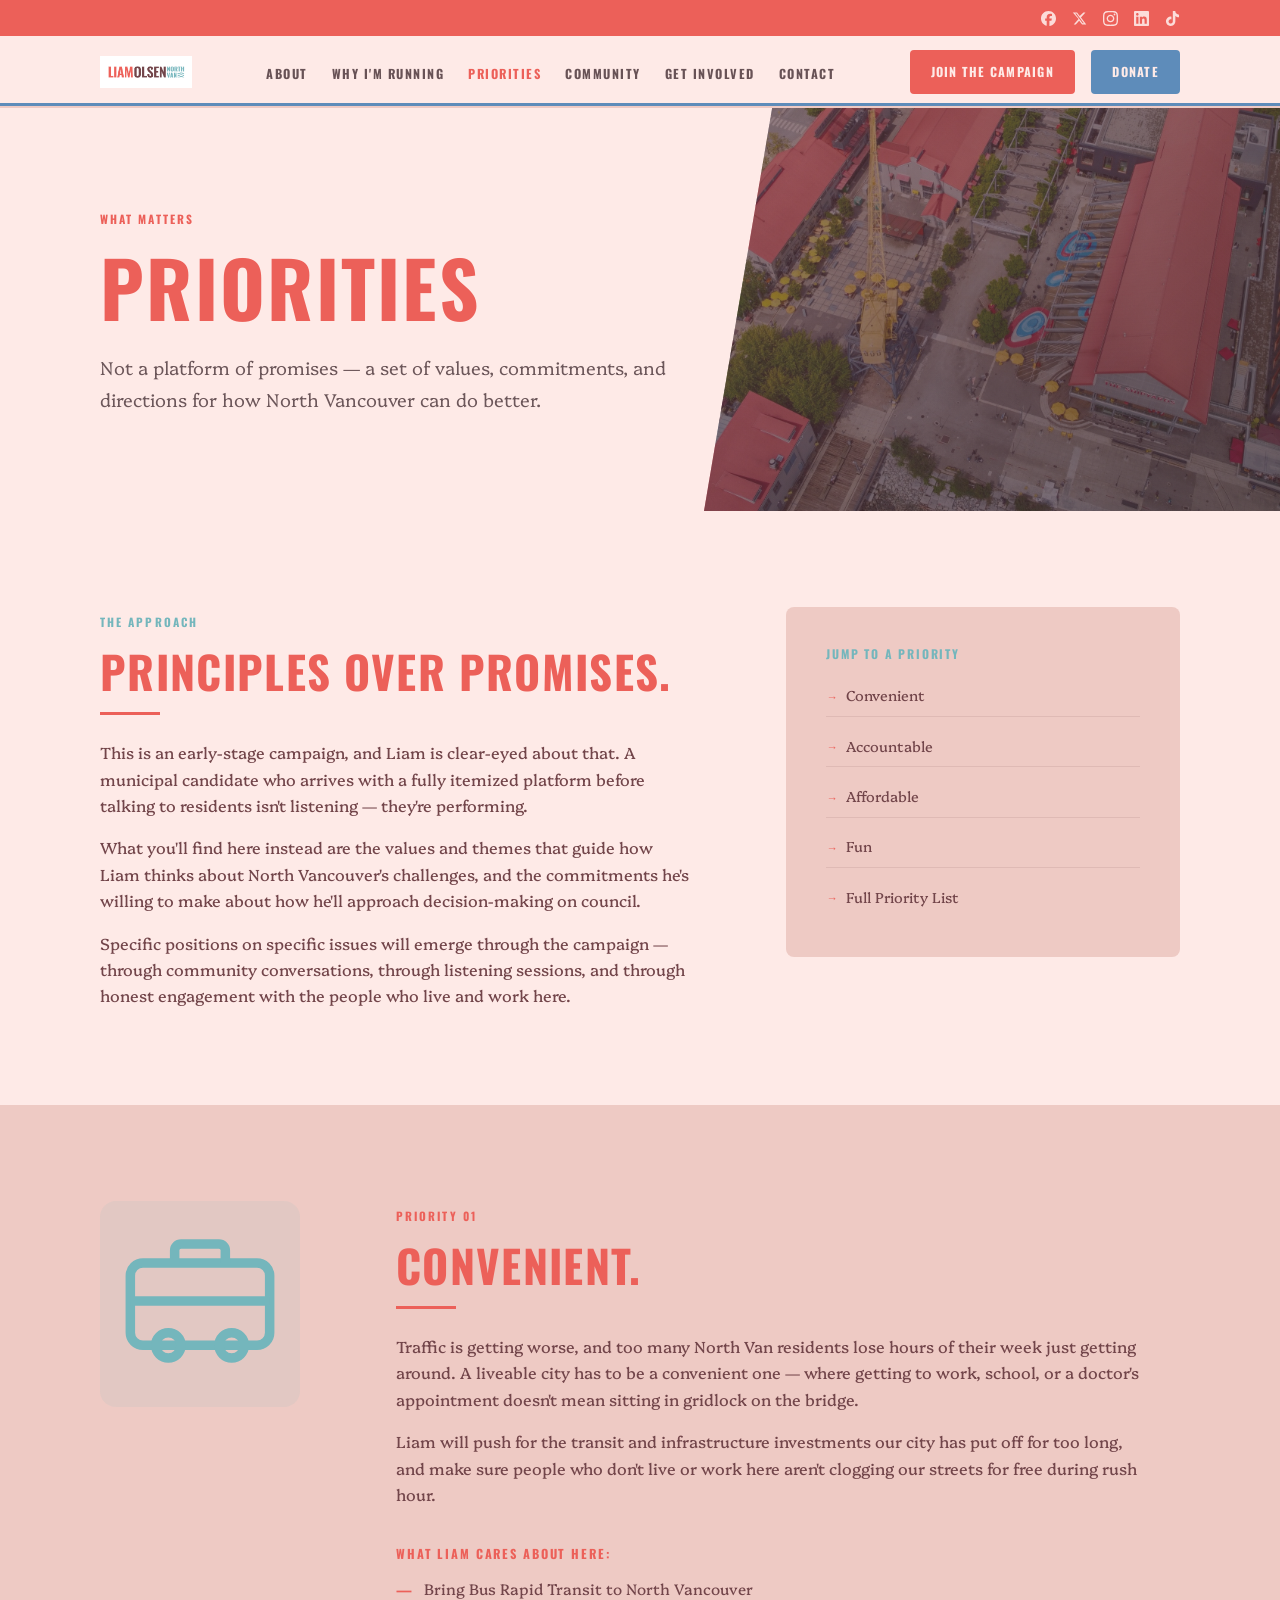
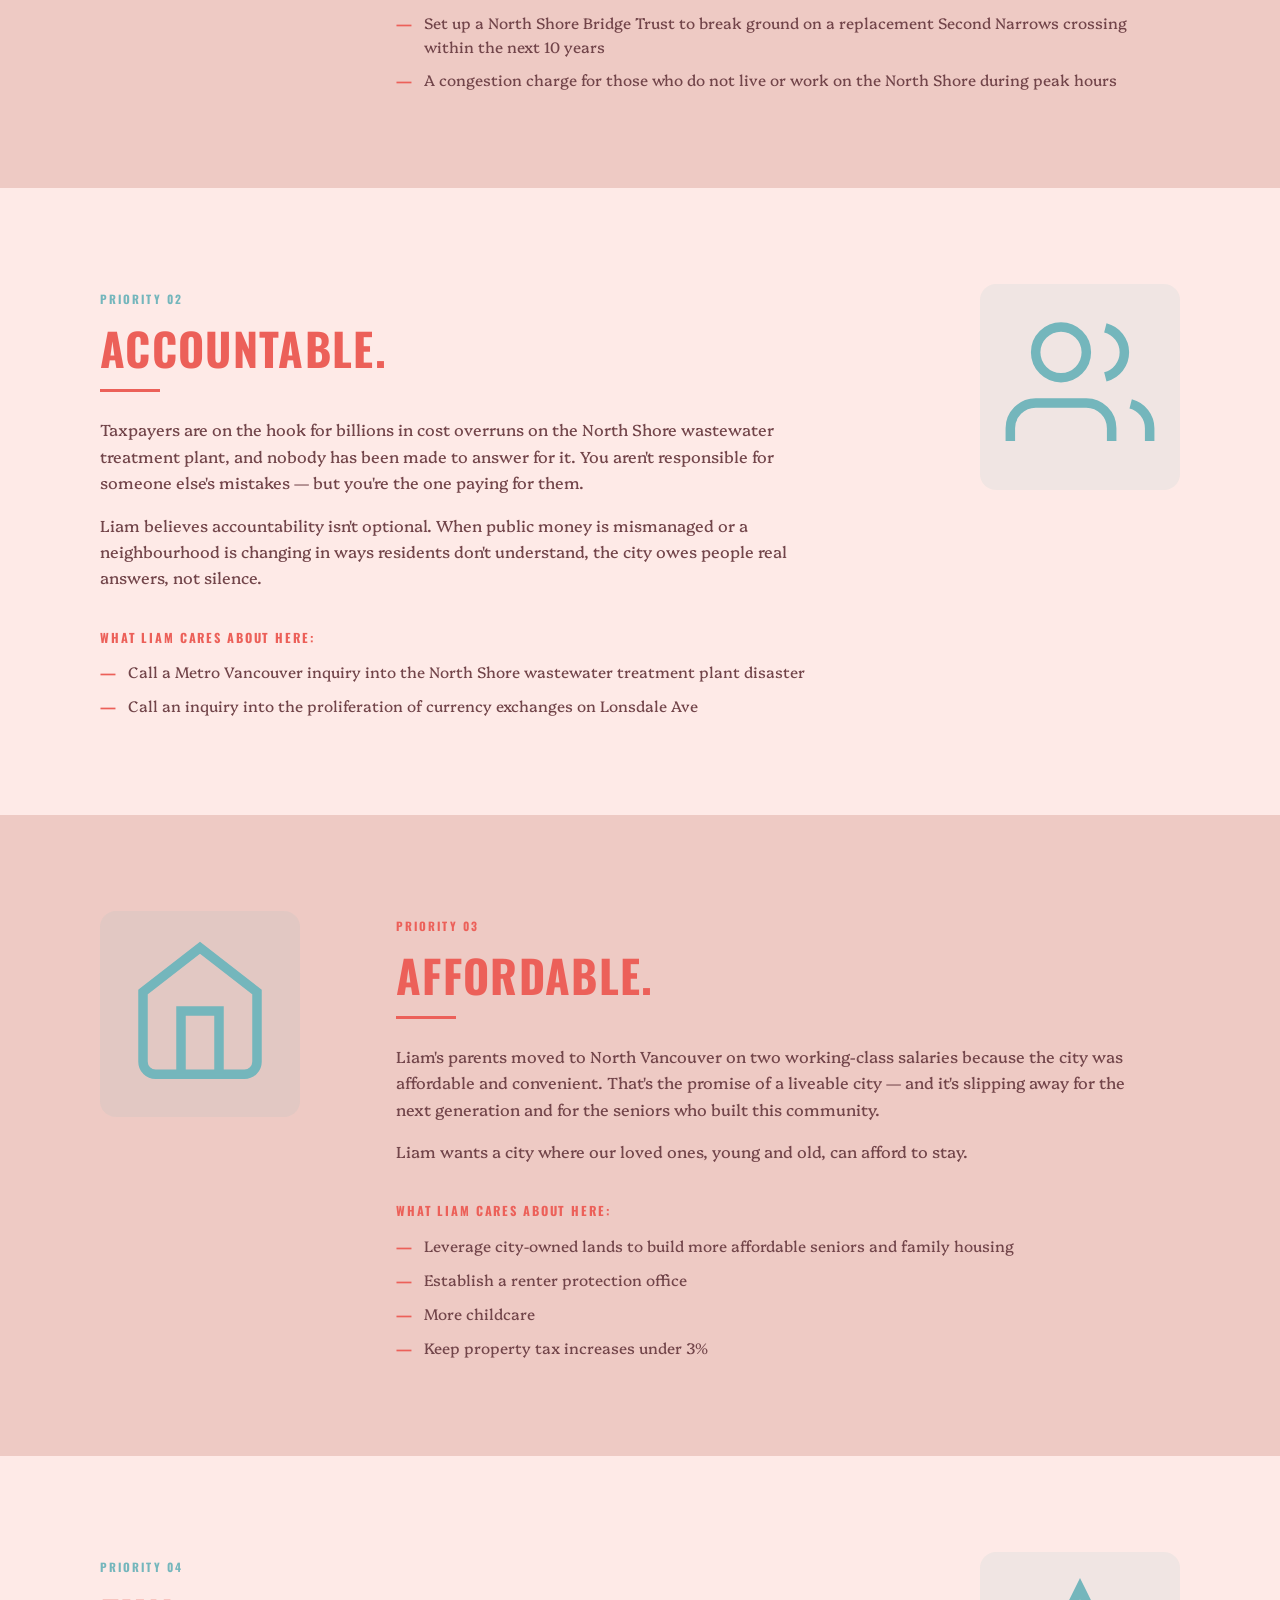
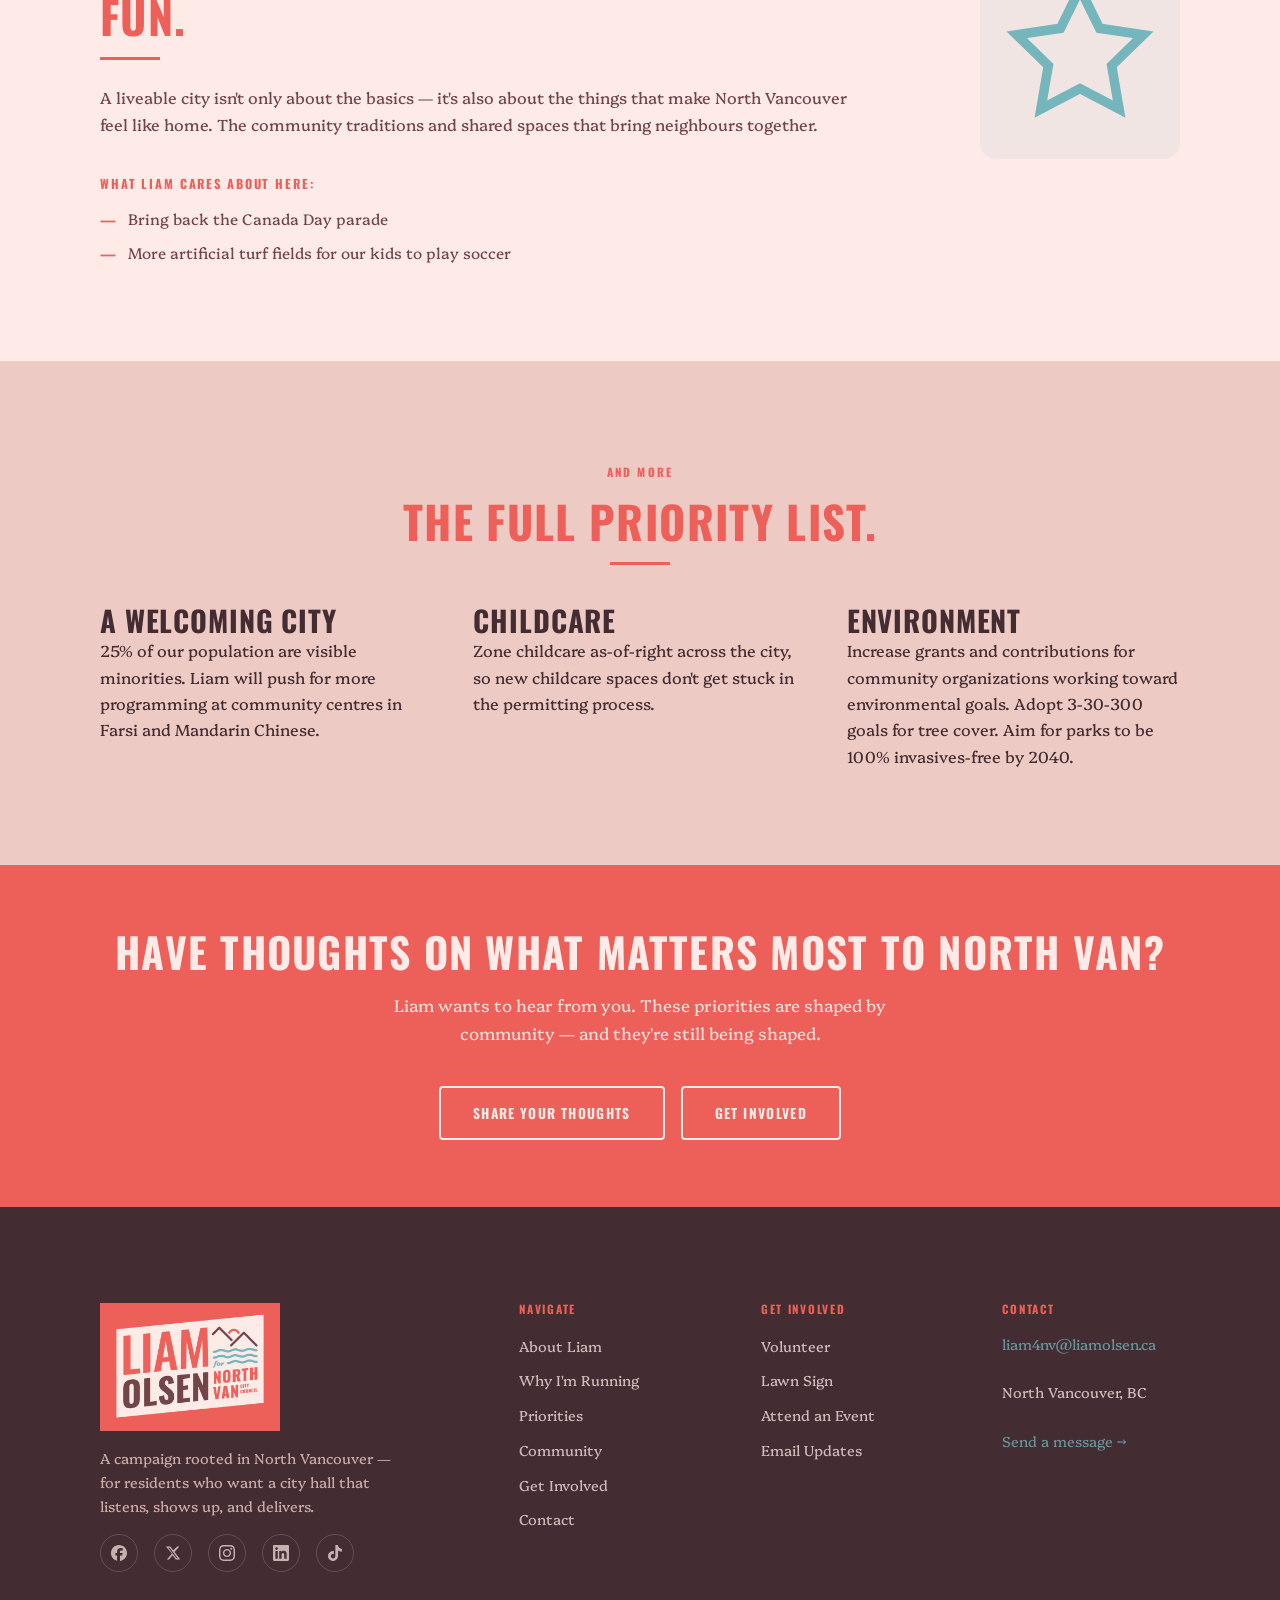
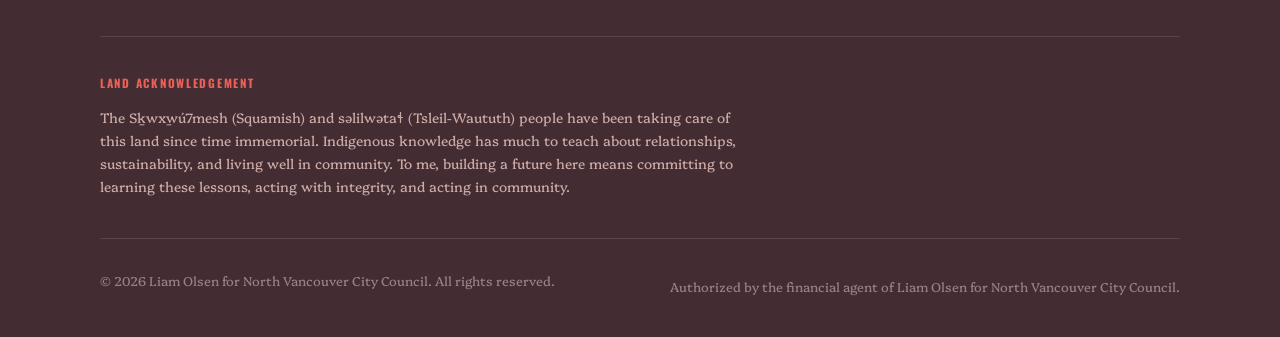
<file: priorities.html>
<!DOCTYPE html>
<html lang="en">
<head>
  <meta charset="UTF-8" />
  <meta name="viewport" content="width=device-width, initial-scale=1.0" />
  <title>Priorities — Liam Olsen for North Vancouver City Council</title>
  <meta name="description" content="Liam Olsen's priorities for North Vancouver: strong neighbourhoods, community spaces, responsive city hall, opportunity for young residents, and practical leadership." />
  <link rel="icon" type="image/svg+xml" href="favicon.svg" />
  <link rel="stylesheet" href="css/global.css" />
  <link rel="stylesheet" href="css/priorities.css" />
</head>
<body>

  <!-- ── SUBHEADER: social links ── -->
  <div class="site-subheader" aria-label="Social media links">
    <div class="subheader-inner">
      <nav class="subheader-social">
        <a href="https://www.facebook.com/share/14nEMLuUEvH/?mibextid=wwXIfr" aria-label="Follow Liam on Facebook" target="_blank" rel="noopener noreferrer">
          <svg viewBox="0 0 24 24" fill="currentColor" aria-hidden="true"><path d="M9.101 23.691v-7.98H6.627v-3.667h2.474v-1.58c0-4.085 1.848-5.978 5.858-5.978.401 0 .955.042 1.468.103a8.68 8.68 0 0 1 1.141.195v3.325a8.623 8.623 0 0 0-.653-.036 26.805 26.805 0 0 0-.733-.009c-.707 0-1.259.096-1.675.309a1.686 1.686 0 0 0-.679.622c-.258.42-.374.995-.374 1.752v1.297h3.919l-.386 2.103-.287 1.564h-3.246v8.245C19.396 23.238 24 18.179 24 12.044c0-6.627-5.373-12-12-12s-12 5.373-12 12c0 5.628 3.874 10.35 9.101 11.647Z"/></svg>
        </a>
        <a href="https://x.com/liamolsenca?s=11&amp;t=5OyYV0Zfv3LIVDh-qrqF6Q" aria-label="Follow Liam on X" target="_blank" rel="noopener noreferrer">
          <svg viewBox="0 0 24 24" fill="currentColor" aria-hidden="true"><path d="M18.244 2.25h3.308l-7.227 8.26 8.502 11.24H16.17l-4.714-6.231-5.401 6.231H2.748l7.73-8.835L1.254 2.25H8.08l4.26 5.632zm-1.161 17.52h1.833L7.084 4.126H5.117z"/></svg>
        </a>
        <a href="https://www.instagram.com/liamolsen.ca" aria-label="Follow Liam on Instagram" target="_blank" rel="noopener noreferrer">
          <svg viewBox="0 0 24 24" fill="currentColor" aria-hidden="true"><path d="M12 2.163c3.204 0 3.584.012 4.85.07 3.252.148 4.771 1.691 4.919 4.919.058 1.265.069 1.645.069 4.849 0 3.205-.012 3.584-.069 4.849-.149 3.225-1.664 4.771-4.919 4.919-1.266.058-1.644.07-4.85.07-3.204 0-3.584-.012-4.849-.07-3.26-.149-4.771-1.699-4.919-4.92-.058-1.265-.07-1.644-.07-4.849 0-3.204.013-3.583.07-4.849.149-3.227 1.664-4.771 4.919-4.919 1.266-.057 1.645-.069 4.849-.069zm0-2.163c-3.259 0-3.667.014-4.947.072-4.358.2-6.78 2.618-6.98 6.98-.059 1.281-.073 1.689-.073 4.948 0 3.259.014 3.668.072 4.948.2 4.358 2.618 6.78 6.98 6.98 1.281.058 1.689.072 4.948.072 3.259 0 3.668-.014 4.948-.072 4.354-.2 6.782-2.618 6.979-6.98.059-1.28.073-1.689.073-4.948 0-3.259-.014-3.667-.072-4.947-.196-4.354-2.617-6.78-6.979-6.98-1.281-.059-1.69-.073-4.949-.073zm0 5.838c-3.403 0-6.162 2.759-6.162 6.162s2.759 6.163 6.162 6.163 6.162-2.759 6.162-6.163c0-3.403-2.759-6.162-6.162-6.162zm0 10.162c-2.209 0-4-1.79-4-4 0-2.209 1.791-4 4-4s4 1.791 4 4c0 2.21-1.791 4-4 4zm6.406-11.845c-.796 0-1.441.645-1.441 1.44s.645 1.44 1.441 1.44c.795 0 1.439-.645 1.439-1.44s-.644-1.44-1.439-1.44z"/></svg>
        </a>
        <a href="https://www.linkedin.com/in/liam-olsen-canada?utm_source=share_via&amp;utm_content=profile&amp;utm_medium=member_ios" aria-label="Connect with Liam on LinkedIn" target="_blank" rel="noopener noreferrer">
          <svg viewBox="0 0 24 24" fill="currentColor" aria-hidden="true"><path d="M20.447 20.452h-3.554v-5.569c0-1.328-.027-3.037-1.852-3.037-1.853 0-2.136 1.445-2.136 2.939v5.667H9.351V9h3.414v1.561h.046c.477-.9 1.637-1.85 3.37-1.85 3.601 0 4.267 2.37 4.267 5.455v6.286zM5.337 7.433c-1.144 0-2.063-.926-2.063-2.065 0-1.138.92-2.063 2.063-2.063 1.14 0 2.064.925 2.064 2.063 0 1.139-.925 2.065-2.064 2.065zm1.782 13.019H3.555V9h3.564v11.452zM22.225 0H1.771C.792 0 0 .774 0 1.729v20.542C0 23.227.792 24 1.771 24h20.451C23.2 24 24 23.227 24 22.271V1.729C24 .774 23.2 0 22.222 0h.003z"/></svg>
        </a>
        <a href="https://www.tiktok.com/@liamolsenca?_r=1&amp;_t=ZS-97zV0axIcM6" aria-label="Follow Liam on TikTok" target="_blank" rel="noopener noreferrer">
          <svg viewBox="0 0 24 24" fill="currentColor" aria-hidden="true"><path d="M12.525.02c1.31-.02 2.61-.01 3.91-.02.08 1.53.63 3.09 1.75 4.17 1.12 1.11 2.7 1.62 4.24 1.79v4.03c-1.44-.05-2.89-.35-4.2-.97-.57-.26-1.1-.59-1.62-.93-.01 2.92.01 5.84-.02 8.75-.08 1.4-.54 2.79-1.35 3.94-1.31 1.92-3.58 3.17-5.91 3.21-1.43.08-2.86-.31-4.08-1.03-2.02-1.19-3.44-3.37-3.65-5.71-.02-.5-.03-1-.01-1.49.18-1.9 1.12-3.72 2.58-4.96 1.66-1.44 3.98-2.13 6.15-1.72.02 1.48-.04 2.96-.04 4.44-.99-.32-2.15-.23-3.02.37-.63.41-1.11 1.04-1.36 1.75-.21.51-.15 1.07-.14 1.61.24 1.64 1.82 3.02 3.5 2.87 1.12-.01 2.19-.66 2.77-1.61.19-.33.4-.67.41-1.06.1-1.79.06-3.57.07-5.36.01-4.03-.01-8.05.02-12.07z"/></svg>
        </a>
      </nav>
    </div>
  </div>

  <nav class="site-nav nav-light" aria-label="Main navigation">
    <div class="nav-inner">
      <a href="index.html" class="nav-logo"><img src="logos/Alt no Bkrd.png" alt="LiamOlsen North Van" /></a>
      <ul class="nav-links" role="list">
        <li><a href="about.html">About</a></li>
        <li><a href="why-running.html">Why I'm Running</a></li>
        <li><a href="priorities.html" class="active">Priorities</a></li>
        <li><a href="community.html">Community</a></li>
        <li><a href="get-involved.html">Get Involved</a></li>
        <li><a href="contact.html">Contact</a></li>
      </ul>
      <a href="get-involved.html" class="btn btn-primary nav-cta">Join the Campaign</a>
      <a href="https://www.zeffy.com/en-CA/donation-form/donate-for-a-better-north-vancouver" target="_blank" rel="noopener noreferrer" class="btn btn-blue nav-cta">Donate</a>
      <button class="nav-hamburger" aria-label="Open menu" aria-expanded="false" aria-controls="mobile-menu">
        <span></span><span></span><span></span>
      </button>
    </div>
  </nav>
  <div class="nav-mobile" id="mobile-menu" role="dialog" aria-label="Navigation">
    <a href="about.html">About</a>
    <a href="why-running.html">Why I'm Running</a>
    <a href="priorities.html">Priorities</a>
    <a href="community.html">Community</a>
    <a href="get-involved.html">Get Involved</a>
    <a href="contact.html">Contact</a>
    <a href="get-involved.html" class="btn btn-primary">Join the Campaign</a>
    <a href="https://www.zeffy.com/en-CA/donation-form/donate-for-a-better-north-vancouver" target="_blank" rel="noopener noreferrer" class="btn btn-blue">Donate</a>
  </div>

  <main>

    <!-- ── PAGE HERO ── -->
    <header class="page-hero" aria-labelledby="priorities-page-heading">
      <div class="container" style="position:relative; z-index:1;">
        <span class="section-label salmon">What Matters</span>
        <h1 id="priorities-page-heading">Priorities</h1>
        <p class="hero-sub">Not a platform of promises — a set of values, commitments, and directions for how North Vancouver can do better.</p>
      </div>
    </header>

    <!-- ── PRIORITIES INTRO ── -->
    <section class="section" aria-labelledby="priorities-intro-heading">
      <div class="container priorities-intro-grid">
        <div class="fade-in">
          <span class="section-label">The Approach</span>
          <h2 id="priorities-intro-heading" class="h2 heading-on-light">Principles over promises.</h2>
          <span class="divider"></span>
          <p>
            This is an early-stage campaign, and Liam is clear-eyed about that.
            A municipal candidate who arrives with a fully itemized platform before
            talking to residents isn't listening — they're performing.
          </p>
          <p>
            What you'll find here instead are the values and themes that guide how Liam
            thinks about North Vancouver's challenges, and the commitments he's willing
            to make about how he'll approach decision-making on council.
          </p>
          <p>
            Specific positions on specific issues will emerge through the campaign —
            through community conversations, through listening sessions, and through
            honest engagement with the people who live and work here.
          </p>
        </div>
        <div class="priorities-nav-box fade-in fade-in-delay-1">
          <h3 class="label" style="color:var(--teal); margin-bottom:var(--space-sm);">Jump to a priority</h3>
          <ul class="priority-jump-nav" role="list">
            <li><a href="#convenient">Convenient</a></li>
            <li><a href="#accountable">Accountable</a></li>
            <li><a href="#affordable">Affordable</a></li>
            <li><a href="#fun">Fun</a></li>
            <li><a href="#full-list">Full Priority List</a></li>
          </ul>
        </div>
      </div>
    </section>

    <!-- ── PRIORITY 1: CONVENIENT ── -->
    <section id="convenient" class="section priority-section bg-beige" aria-labelledby="priority-1-heading">
      <div class="container priority-grid">
        <div class="priority-section-icon fade-in" aria-hidden="true">
          <svg viewBox="0 0 24 24" fill="none" stroke="currentColor" stroke-width="1.5"><rect x="1" y="6" width="22" height="13" rx="2"/><path d="M16 6V4a1 1 0 00-1-1H9a1 1 0 00-1 1v2"/><circle cx="7" cy="19" r="2"/><circle cx="17" cy="19" r="2"/><path d="M1 12h22"/></svg>
        </div>
        <div class="priority-section-text fade-in fade-in-delay-1">
          <span class="section-label salmon">Priority 01</span>
          <h2 id="priority-1-heading" class="h2 heading-on-light">Convenient.</h2>
          <span class="divider"></span>
          <p>
            Traffic is getting worse, and too many North Van residents lose hours of their
            week just getting around. A liveable city has to be a convenient one — where
            getting to work, school, or a doctor's appointment doesn't mean sitting in
            gridlock on the bridge.
          </p>
          <p>
            Liam will push for the transit and infrastructure investments our city has put
            off for too long, and make sure people who don't live or work here aren't
            clogging our streets for free during rush hour.
          </p>
          <h3 class="priority-subheading">What Liam cares about here:</h3>
          <ul class="priority-bullets">
            <li>Bring Bus Rapid Transit to North Vancouver</li>
            <li>Set up a North Shore Bridge Trust to break ground on a replacement Second Narrows crossing within the next 10 years</li>
            <li>A congestion charge for those who do not live or work on the North Shore during peak hours</li>
          </ul>
        </div>
      </div>
    </section>

    <!-- ── PRIORITY 2: ACCOUNTABLE ── -->
    <section id="accountable" class="section priority-section" aria-labelledby="priority-2-heading">
      <div class="container priority-grid priority-grid-reverse">
        <div class="priority-section-icon fade-in" aria-hidden="true">
          <svg viewBox="0 0 24 24" fill="none" stroke="currentColor" stroke-width="1.5"><path d="M17 21v-2a4 4 0 00-4-4H5a4 4 0 00-4 4v2"/><circle cx="9" cy="7" r="4"/><path d="M23 21v-2a4 4 0 00-3-3.87"/><path d="M16 3.13a4 4 0 010 7.75"/></svg>
        </div>
        <div class="priority-section-text fade-in fade-in-delay-1">
          <span class="section-label">Priority 02</span>
          <h2 id="priority-2-heading" class="h2 heading-on-light">Accountable.</h2>
          <span class="divider"></span>
          <p>
            Taxpayers are on the hook for billions in cost overruns on the North Shore
            wastewater treatment plant, and nobody has been made to answer for it.
            You aren't responsible for someone else's mistakes — but you're the one paying
            for them.
          </p>
          <p>
            Liam believes accountability isn't optional. When public money is mismanaged or
            a neighbourhood is changing in ways residents don't understand, the city owes
            people real answers, not silence.
          </p>
          <h3 class="priority-subheading">What Liam cares about here:</h3>
          <ul class="priority-bullets">
            <li>Call a Metro Vancouver inquiry into the North Shore wastewater treatment plant disaster</li>
            <li>Call an inquiry into the proliferation of currency exchanges on Lonsdale Ave</li>
          </ul>
        </div>
      </div>
    </section>

    <!-- ── PRIORITY 3: AFFORDABLE ── -->
    <section id="affordable" class="section priority-section bg-beige" aria-labelledby="priority-3-heading">
      <div class="container priority-grid">
        <div class="priority-section-icon fade-in" aria-hidden="true">
          <svg viewBox="0 0 24 24" fill="none" stroke="currentColor" stroke-width="1.5"><path d="M3 9l9-7 9 7v11a2 2 0 01-2 2H5a2 2 0 01-2-2z"/><polyline points="9 22 9 12 15 12 15 22"/></svg>
        </div>
        <div class="priority-section-text fade-in fade-in-delay-1">
          <span class="section-label salmon">Priority 03</span>
          <h2 id="priority-3-heading" class="h2 heading-on-light">Affordable.</h2>
          <span class="divider"></span>
          <p>
            Liam's parents moved to North Vancouver on two working-class salaries because
            the city was affordable and convenient. That's the promise of a liveable city —
            and it's slipping away for the next generation and for the seniors who built
            this community.
          </p>
          <p>
            Liam wants a city where our loved ones, young and old, can afford to stay.
          </p>
          <h3 class="priority-subheading">What Liam cares about here:</h3>
          <ul class="priority-bullets">
            <li>Leverage city-owned lands to build more affordable seniors and family housing</li>
            <li>Establish a renter protection office</li>
            <li>More childcare</li>
            <li>Keep property tax increases under 3%</li>
          </ul>
        </div>
      </div>
    </section>

    <!-- ── PRIORITY 4: FUN ── -->
    <section id="fun" class="section priority-section" aria-labelledby="priority-4-heading">
      <div class="container priority-grid priority-grid-reverse">
        <div class="priority-section-icon fade-in" aria-hidden="true">
          <svg viewBox="0 0 24 24" fill="none" stroke="currentColor" stroke-width="1.5"><polygon points="12 2 15.09 8.26 22 9.27 17 14.14 18.18 21.02 12 17.77 5.82 21.02 7 14.14 2 9.27 8.91 8.26 12 2"/></svg>
        </div>
        <div class="priority-section-text fade-in fade-in-delay-1">
          <span class="section-label">Priority 04</span>
          <h2 id="priority-4-heading" class="h2 heading-on-light">Fun.</h2>
          <span class="divider"></span>
          <p>
            A liveable city isn't only about the basics — it's also about the things that
            make North Vancouver feel like home. The community traditions and shared spaces
            that bring neighbours together.
          </p>
          <h3 class="priority-subheading">What Liam cares about here:</h3>
          <ul class="priority-bullets">
            <li>Bring back the Canada Day parade</li>
            <li>More artificial turf fields for our kids to play soccer</li>
          </ul>
        </div>
      </div>
    </section>

    <!-- ── FULL PRIORITY LIST ── -->
    <section id="full-list" class="section priority-section bg-beige" aria-labelledby="full-list-heading">
      <div class="container">
        <div class="section-intro text-center fade-in">
          <span class="section-label salmon">And More</span>
          <h2 id="full-list-heading" class="h2 heading-on-light">The full priority list.</h2>
          <span class="divider center"></span>
        </div>
        <div class="theme-cards grid-3 mt-lg">
          <div class="theme-card fade-in">
            <h3 class="h3">A welcoming city</h3>
            <p>25% of our population are visible minorities. Liam will push for more programming at community centres in Farsi and Mandarin Chinese.</p>
          </div>
          <div class="theme-card fade-in fade-in-delay-1">
            <h3 class="h3">Childcare</h3>
            <p>Zone childcare as-of-right across the city, so new childcare spaces don't get stuck in the permitting process.</p>
          </div>
          <div class="theme-card fade-in fade-in-delay-2">
            <h3 class="h3">Environment</h3>
            <p>Increase grants and contributions for community organizations working toward environmental goals. Adopt 3-30-300 goals for tree cover. Aim for parks to be 100% invasives-free by 2040.</p>
          </div>
        </div>
      </div>
    </section>

    <!-- ── CTA ── -->
    <section class="cta-strip">
      <div class="container text-center fade-in">
        <h2>Have thoughts on what matters most to North Van?</h2>
        <p>Liam wants to hear from you. These priorities are shaped by community — and they're still being shaped.</p>
        <div style="display:flex;gap:1rem;justify-content:center;flex-wrap:wrap;">
          <a href="contact.html" class="btn btn-outline-light">Share Your Thoughts</a>
          <a href="get-involved.html" class="btn btn-outline-light">Get Involved</a>
        </div>
      </div>
    </section>

  </main>

  <footer class="site-footer">
    <div class="container">
      <div class="footer-grid">
        <div class="footer-brand">
          <img src="logos/Main 1 Red bkrd.png" alt="Liam Olsen for North Vancouver City Council" class="footer-logo" />
          <p>A campaign rooted in North Vancouver — for residents who want a city hall that listens, shows up, and delivers.</p>
          <div class="footer-socials">
            <a href="https://www.facebook.com/share/14nEMLuUEvH/?mibextid=wwXIfr" aria-label="Facebook" target="_blank" rel="noopener noreferrer"><svg viewBox="0 0 24 24" fill="currentColor"><path d="M9.101 23.691v-7.98H6.627v-3.667h2.474v-1.58c0-4.085 1.848-5.978 5.858-5.978.401 0 .955.042 1.468.103a8.68 8.68 0 0 1 1.141.195v3.325a8.623 8.623 0 0 0-.653-.036 26.805 26.805 0 0 0-.733-.009c-.707 0-1.259.096-1.675.309a1.686 1.686 0 0 0-.679.622c-.258.42-.374.995-.374 1.752v1.297h3.919l-.386 2.103-.287 1.564h-3.246v8.245C19.396 23.238 24 18.179 24 12.044c0-6.627-5.373-12-12-12s-12 5.373-12 12c0 5.628 3.874 10.35 9.101 11.647Z"/></svg></a>
            <a href="https://x.com/liamolsenca?s=11&amp;t=5OyYV0Zfv3LIVDh-qrqF6Q" aria-label="X" target="_blank" rel="noopener noreferrer"><svg viewBox="0 0 24 24" fill="currentColor"><path d="M18.244 2.25h3.308l-7.227 8.26 8.502 11.24H16.17l-4.714-6.231-5.401 6.231H2.748l7.73-8.835L1.254 2.25H8.08l4.26 5.632zm-1.161 17.52h1.833L7.084 4.126H5.117z"/></svg></a>
            <a href="https://www.instagram.com/liamolsen.ca" aria-label="Instagram" target="_blank" rel="noopener noreferrer"><svg viewBox="0 0 24 24" fill="currentColor"><path d="M12 2.163c3.204 0 3.584.012 4.85.07 3.252.148 4.771 1.691 4.919 4.919.058 1.265.069 1.645.069 4.849 0 3.205-.012 3.584-.069 4.849-.149 3.225-1.664 4.771-4.919 4.919-1.266.058-1.644.07-4.85.07-3.204 0-3.584-.012-4.849-.07-3.26-.149-4.771-1.699-4.919-4.92-.058-1.265-.07-1.644-.07-4.849 0-3.204.013-3.583.07-4.849.149-3.227 1.664-4.771 4.919-4.919 1.266-.057 1.645-.069 4.849-.069zm0-2.163c-3.259 0-3.667.014-4.947.072-4.358.2-6.78 2.618-6.98 6.98-.059 1.281-.073 1.689-.073 4.948 0 3.259.014 3.668.072 4.948.2 4.358 2.618 6.78 6.98 6.98 1.281.058 1.689.072 4.948.072 3.259 0 3.668-.014 4.948-.072 4.354-.2 6.782-2.618 6.979-6.98.059-1.28.073-1.689.073-4.948 0-3.259-.014-3.667-.072-4.947-.196-4.354-2.617-6.78-6.979-6.98-1.281-.059-1.69-.073-4.949-.073zm0 5.838c-3.403 0-6.162 2.759-6.162 6.162s2.759 6.163 6.162 6.163 6.162-2.759 6.162-6.163c0-3.403-2.759-6.162-6.162-6.162zm0 10.162c-2.209 0-4-1.79-4-4 0-2.209 1.791-4 4-4s4 1.791 4 4c0 2.21-1.791 4-4 4zm6.406-11.845c-.796 0-1.441.645-1.441 1.44s.645 1.44 1.441 1.44c.795 0 1.439-.645 1.439-1.44s-.644-1.44-1.439-1.44z"/></svg></a>
            <a href="https://www.linkedin.com/in/liam-olsen-canada?utm_source=share_via&amp;utm_content=profile&amp;utm_medium=member_ios" aria-label="LinkedIn" target="_blank" rel="noopener noreferrer"><svg viewBox="0 0 24 24" fill="currentColor"><path d="M20.447 20.452h-3.554v-5.569c0-1.328-.027-3.037-1.852-3.037-1.853 0-2.136 1.445-2.136 2.939v5.667H9.351V9h3.414v1.561h.046c.477-.9 1.637-1.85 3.37-1.85 3.601 0 4.267 2.37 4.267 5.455v6.286zM5.337 7.433c-1.144 0-2.063-.926-2.063-2.065 0-1.138.92-2.063 2.063-2.063 1.14 0 2.064.925 2.064 2.063 0 1.139-.925 2.065-2.064 2.065zm1.782 13.019H3.555V9h3.564v11.452zM22.225 0H1.771C.792 0 0 .774 0 1.729v20.542C0 23.227.792 24 1.771 24h20.451C23.2 24 24 23.227 24 22.271V1.729C24 .774 23.2 0 22.222 0h.003z"/></svg></a>
            <a href="https://www.tiktok.com/@liamolsenca?_r=1&amp;_t=ZS-97zV0axIcM6" aria-label="TikTok" target="_blank" rel="noopener noreferrer"><svg viewBox="0 0 24 24" fill="currentColor"><path d="M12.525.02c1.31-.02 2.61-.01 3.91-.02.08 1.53.63 3.09 1.75 4.17 1.12 1.11 2.7 1.62 4.24 1.79v4.03c-1.44-.05-2.89-.35-4.2-.97-.57-.26-1.1-.59-1.62-.93-.01 2.92.01 5.84-.02 8.75-.08 1.4-.54 2.79-1.35 3.94-1.31 1.92-3.58 3.17-5.91 3.21-1.43.08-2.86-.31-4.08-1.03-2.02-1.19-3.44-3.37-3.65-5.71-.02-.5-.03-1-.01-1.49.18-1.9 1.12-3.72 2.58-4.96 1.66-1.44 3.98-2.13 6.15-1.72.02 1.48-.04 2.96-.04 4.44-.99-.32-2.15-.23-3.02.37-.63.41-1.11 1.04-1.36 1.75-.21.51-.15 1.07-.14 1.61.24 1.64 1.82 3.02 3.5 2.87 1.12-.01 2.19-.66 2.77-1.61.19-.33.4-.67.41-1.06.1-1.79.06-3.57.07-5.36.01-4.03-.01-8.05.02-12.07z"/></svg></a>
          </div>
        </div>
        <div class="footer-col"><h4>Navigate</h4><ul><li><a href="about.html">About Liam</a></li><li><a href="why-running.html">Why I'm Running</a></li><li><a href="priorities.html">Priorities</a></li><li><a href="community.html">Community</a></li><li><a href="get-involved.html">Get Involved</a></li><li><a href="contact.html">Contact</a></li></ul></div>
        <div class="footer-col"><h4>Get Involved</h4><ul><li><a href="get-involved.html#volunteer">Volunteer</a></li><li><a href="get-involved.html#lawn-sign">Lawn Sign</a></li><li><a href="get-involved.html#event">Attend an Event</a></li><li><a href="get-involved.html#email-signup">Email Updates</a></li></ul></div>
        <div class="footer-col"><h4>Contact</h4><p><a href="mailto:liam4nv@liamolsen.ca">liam4nv@liamolsen.ca</a><br /><br />North Vancouver, BC<br /><br /><a href="contact.html">Send a message →</a></p></div>
      </div>
      <div class="footer-land-ack">
        <h4>Land Acknowledgement</h4>
        <p>
          The Sḵwx̱wú7mesh (Squamish) and səlilwətaɬ (Tsleil-Waututh) people have been taking care of this land since time immemorial. Indigenous knowledge has much to teach about relationships, sustainability, and living well in community. To me, building a future here means committing to learning these lessons, acting with integrity, and acting in community.
        </p>
      </div>
      <div class="footer-bottom">
        <p>&copy; 2026 Liam Olsen for North Vancouver City Council. All rights reserved.</p>
        <p>Authorized by the financial agent of Liam Olsen for North Vancouver City Council.</p>
      </div>
    </div>
  </footer>

  <script src="js/global.js"></script>
</body>
</html>
</file>
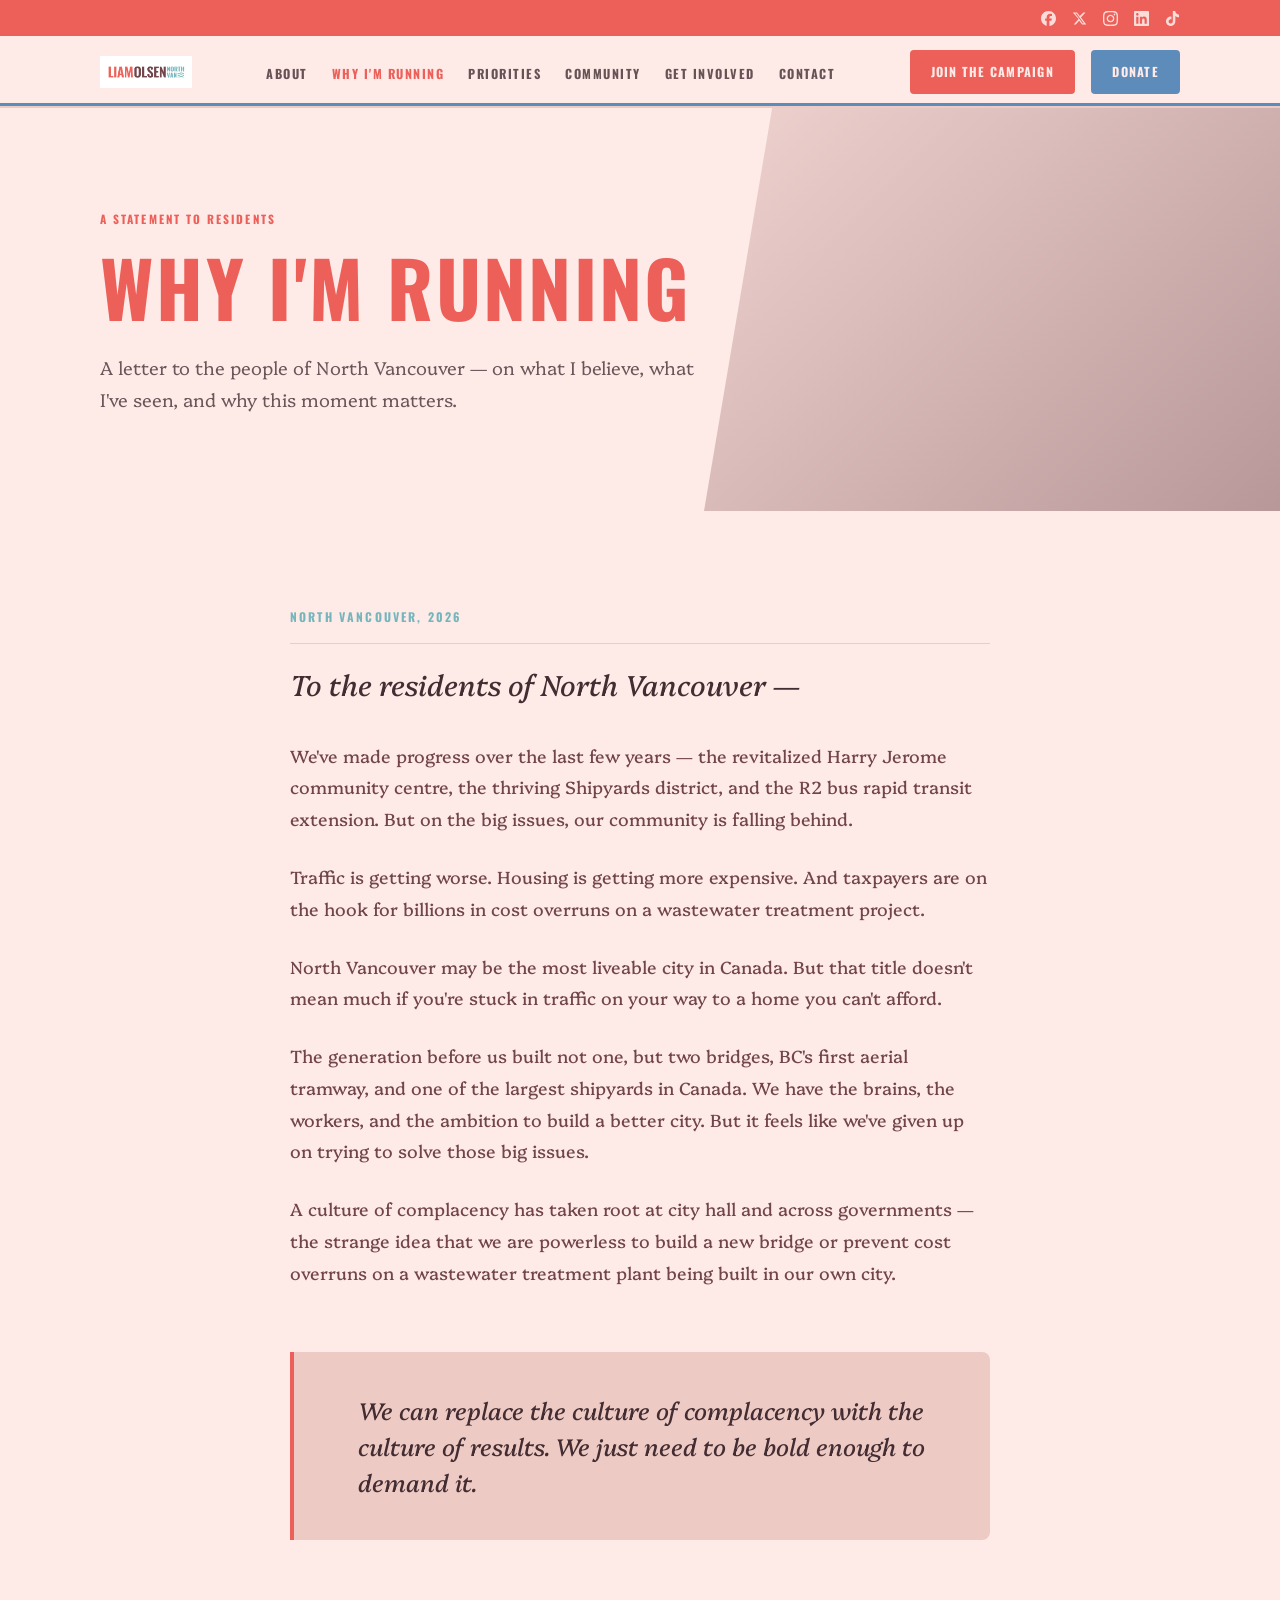
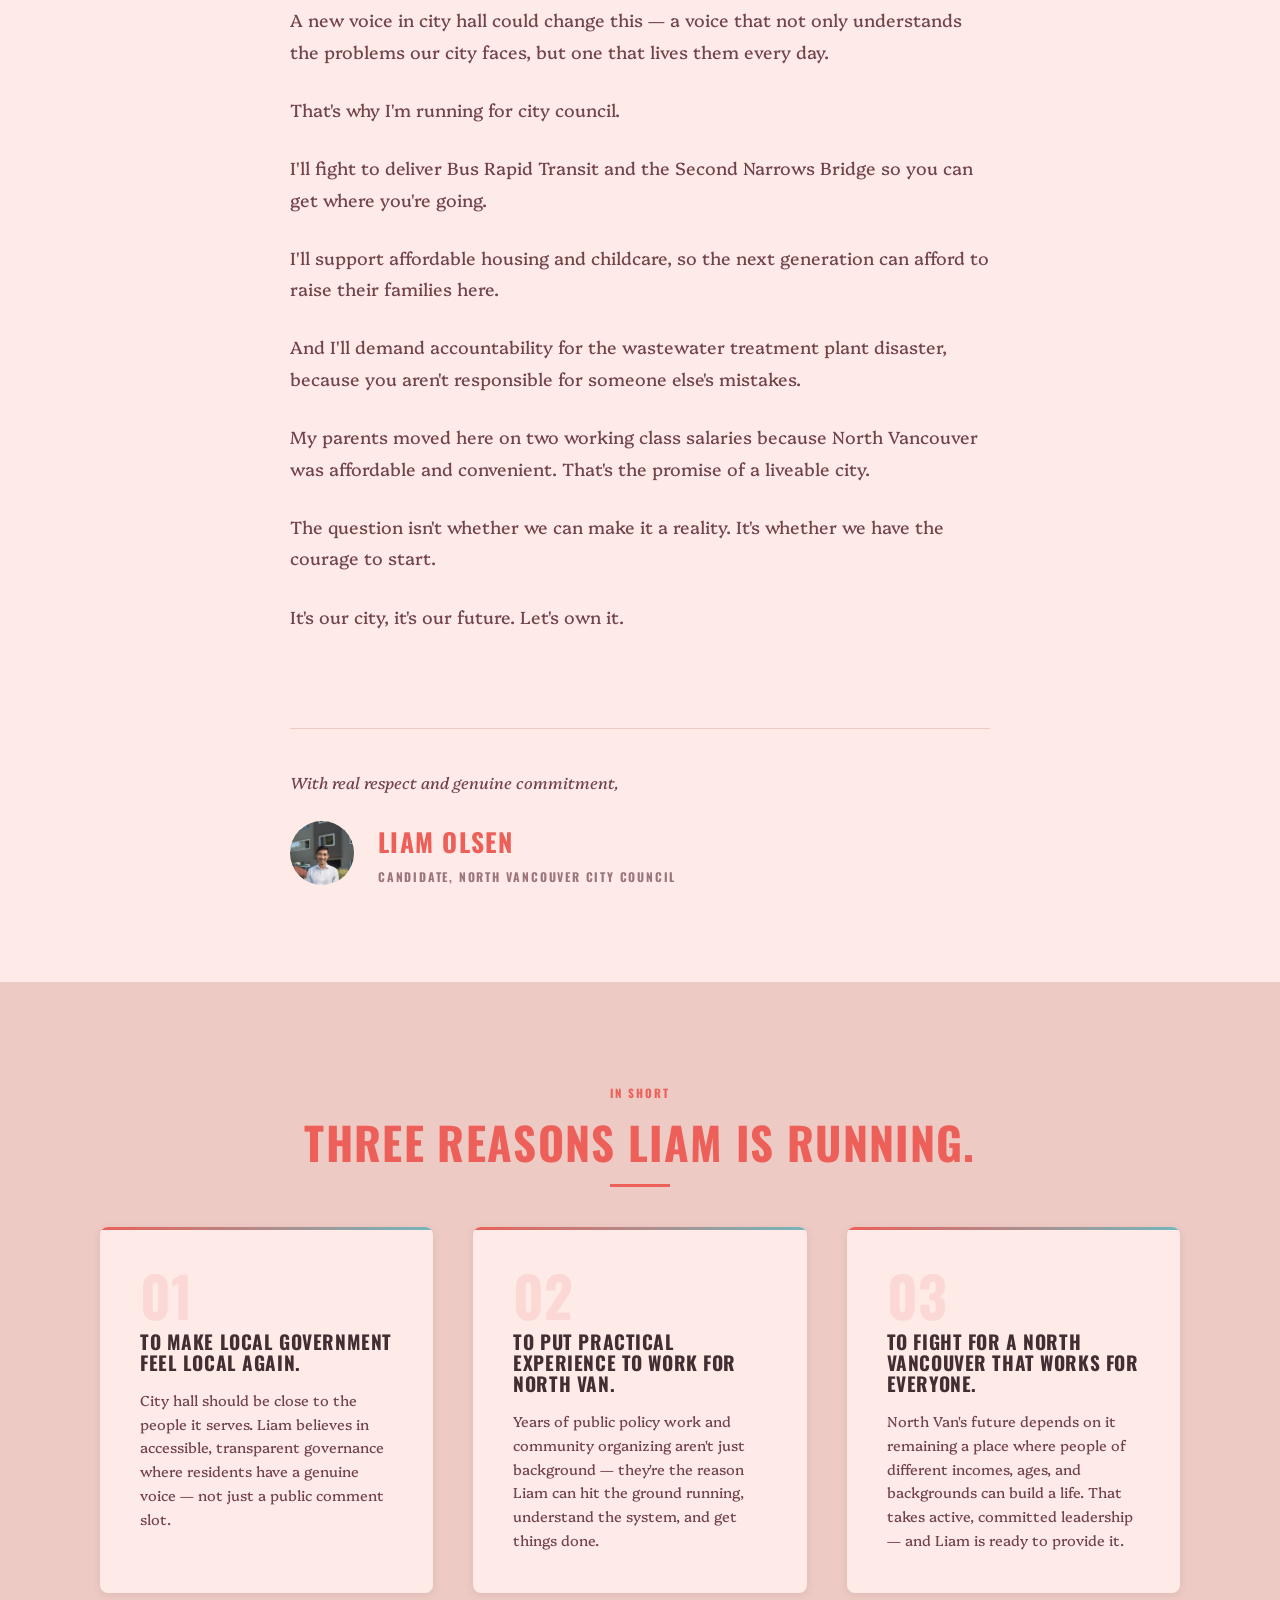
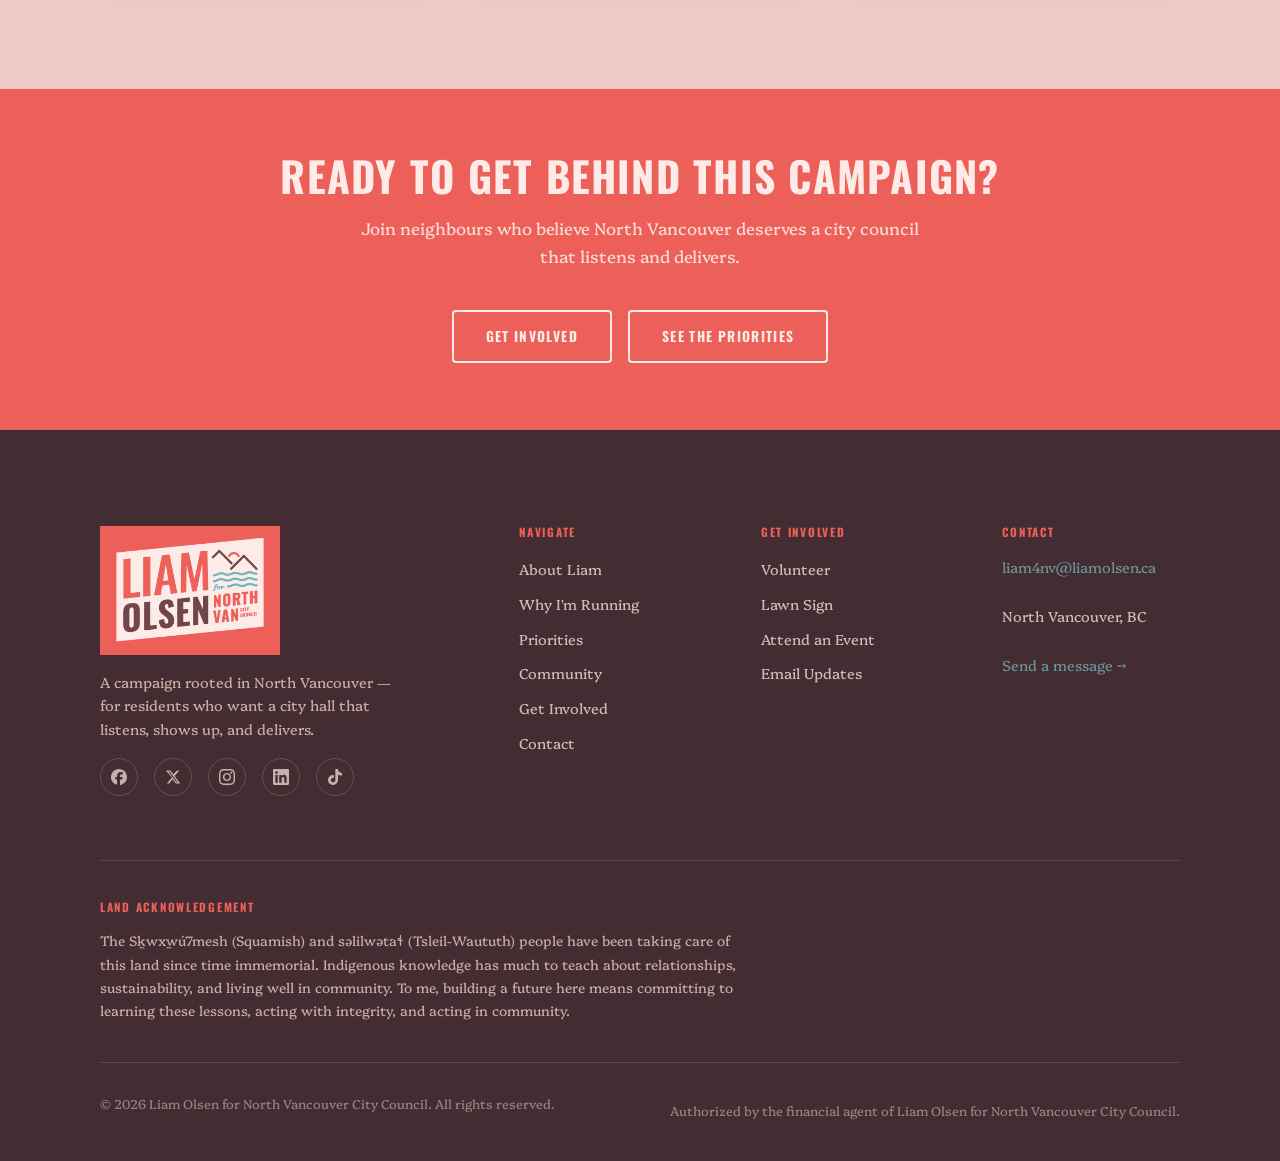
<file: why-running.html>
<!DOCTYPE html>
<html lang="en">
<head>
  <meta charset="UTF-8" />
  <meta name="viewport" content="width=device-width, initial-scale=1.0" />
  <title>Why I'm Running — Liam Olsen for North Vancouver City Council</title>
  <meta name="description" content="A letter to North Vancouver residents from Liam Olsen — why he's running for City Council and what kind of leadership he'll bring." />
  <link rel="icon" type="image/svg+xml" href="favicon.svg" />
  <link rel="stylesheet" href="css/global.css" />
  <link rel="stylesheet" href="css/why-running.css" />
</head>
<body>

  <!-- ── SUBHEADER: social links ── -->
  <div class="site-subheader" aria-label="Social media links">
    <div class="subheader-inner">
      <nav class="subheader-social">
        <a href="https://www.facebook.com/share/14nEMLuUEvH/?mibextid=wwXIfr" aria-label="Follow Liam on Facebook" target="_blank" rel="noopener noreferrer">
          <svg viewBox="0 0 24 24" fill="currentColor" aria-hidden="true"><path d="M9.101 23.691v-7.98H6.627v-3.667h2.474v-1.58c0-4.085 1.848-5.978 5.858-5.978.401 0 .955.042 1.468.103a8.68 8.68 0 0 1 1.141.195v3.325a8.623 8.623 0 0 0-.653-.036 26.805 26.805 0 0 0-.733-.009c-.707 0-1.259.096-1.675.309a1.686 1.686 0 0 0-.679.622c-.258.42-.374.995-.374 1.752v1.297h3.919l-.386 2.103-.287 1.564h-3.246v8.245C19.396 23.238 24 18.179 24 12.044c0-6.627-5.373-12-12-12s-12 5.373-12 12c0 5.628 3.874 10.35 9.101 11.647Z"/></svg>
        </a>
        <a href="https://x.com/liamolsenca?s=11&amp;t=5OyYV0Zfv3LIVDh-qrqF6Q" aria-label="Follow Liam on X" target="_blank" rel="noopener noreferrer">
          <svg viewBox="0 0 24 24" fill="currentColor" aria-hidden="true"><path d="M18.244 2.25h3.308l-7.227 8.26 8.502 11.24H16.17l-4.714-6.231-5.401 6.231H2.748l7.73-8.835L1.254 2.25H8.08l4.26 5.632zm-1.161 17.52h1.833L7.084 4.126H5.117z"/></svg>
        </a>
        <a href="https://www.instagram.com/liamolsen.ca" aria-label="Follow Liam on Instagram" target="_blank" rel="noopener noreferrer">
          <svg viewBox="0 0 24 24" fill="currentColor" aria-hidden="true"><path d="M12 2.163c3.204 0 3.584.012 4.85.07 3.252.148 4.771 1.691 4.919 4.919.058 1.265.069 1.645.069 4.849 0 3.205-.012 3.584-.069 4.849-.149 3.225-1.664 4.771-4.919 4.919-1.266.058-1.644.07-4.85.07-3.204 0-3.584-.012-4.849-.07-3.26-.149-4.771-1.699-4.919-4.92-.058-1.265-.07-1.644-.07-4.849 0-3.204.013-3.583.07-4.849.149-3.227 1.664-4.771 4.919-4.919 1.266-.057 1.645-.069 4.849-.069zm0-2.163c-3.259 0-3.667.014-4.947.072-4.358.2-6.78 2.618-6.98 6.98-.059 1.281-.073 1.689-.073 4.948 0 3.259.014 3.668.072 4.948.2 4.358 2.618 6.78 6.98 6.98 1.281.058 1.689.072 4.948.072 3.259 0 3.668-.014 4.948-.072 4.354-.2 6.782-2.618 6.979-6.98.059-1.28.073-1.689.073-4.948 0-3.259-.014-3.667-.072-4.947-.196-4.354-2.617-6.78-6.979-6.98-1.281-.059-1.69-.073-4.949-.073zm0 5.838c-3.403 0-6.162 2.759-6.162 6.162s2.759 6.163 6.162 6.163 6.162-2.759 6.162-6.163c0-3.403-2.759-6.162-6.162-6.162zm0 10.162c-2.209 0-4-1.79-4-4 0-2.209 1.791-4 4-4s4 1.791 4 4c0 2.21-1.791 4-4 4zm6.406-11.845c-.796 0-1.441.645-1.441 1.44s.645 1.44 1.441 1.44c.795 0 1.439-.645 1.439-1.44s-.644-1.44-1.439-1.44z"/></svg>
        </a>
        <a href="https://www.linkedin.com/in/liam-olsen-canada?utm_source=share_via&amp;utm_content=profile&amp;utm_medium=member_ios" aria-label="Connect with Liam on LinkedIn" target="_blank" rel="noopener noreferrer">
          <svg viewBox="0 0 24 24" fill="currentColor" aria-hidden="true"><path d="M20.447 20.452h-3.554v-5.569c0-1.328-.027-3.037-1.852-3.037-1.853 0-2.136 1.445-2.136 2.939v5.667H9.351V9h3.414v1.561h.046c.477-.9 1.637-1.85 3.37-1.85 3.601 0 4.267 2.37 4.267 5.455v6.286zM5.337 7.433c-1.144 0-2.063-.926-2.063-2.065 0-1.138.92-2.063 2.063-2.063 1.14 0 2.064.925 2.064 2.063 0 1.139-.925 2.065-2.064 2.065zm1.782 13.019H3.555V9h3.564v11.452zM22.225 0H1.771C.792 0 0 .774 0 1.729v20.542C0 23.227.792 24 1.771 24h20.451C23.2 24 24 23.227 24 22.271V1.729C24 .774 23.2 0 22.222 0h.003z"/></svg>
        </a>
        <a href="https://www.tiktok.com/@liamolsenca?_r=1&amp;_t=ZS-97zV0axIcM6" aria-label="Follow Liam on TikTok" target="_blank" rel="noopener noreferrer">
          <svg viewBox="0 0 24 24" fill="currentColor" aria-hidden="true"><path d="M12.525.02c1.31-.02 2.61-.01 3.91-.02.08 1.53.63 3.09 1.75 4.17 1.12 1.11 2.7 1.62 4.24 1.79v4.03c-1.44-.05-2.89-.35-4.2-.97-.57-.26-1.1-.59-1.62-.93-.01 2.92.01 5.84-.02 8.75-.08 1.4-.54 2.79-1.35 3.94-1.31 1.92-3.58 3.17-5.91 3.21-1.43.08-2.86-.31-4.08-1.03-2.02-1.19-3.44-3.37-3.65-5.71-.02-.5-.03-1-.01-1.49.18-1.9 1.12-3.72 2.58-4.96 1.66-1.44 3.98-2.13 6.15-1.72.02 1.48-.04 2.96-.04 4.44-.99-.32-2.15-.23-3.02.37-.63.41-1.11 1.04-1.36 1.75-.21.51-.15 1.07-.14 1.61.24 1.64 1.82 3.02 3.5 2.87 1.12-.01 2.19-.66 2.77-1.61.19-.33.4-.67.41-1.06.1-1.79.06-3.57.07-5.36.01-4.03-.01-8.05.02-12.07z"/></svg>
        </a>
      </nav>
    </div>
  </div>

  <nav class="site-nav nav-light" aria-label="Main navigation">
    <div class="nav-inner">
      <a href="index.html" class="nav-logo"><img src="logos/Alt no Bkrd.png" alt="LiamOlsen North Van" /></a>
      <ul class="nav-links" role="list">
        <li><a href="about.html">About</a></li>
        <li><a href="why-running.html" class="active">Why I'm Running</a></li>
        <li><a href="priorities.html">Priorities</a></li>
        <li><a href="community.html">Community</a></li>
        <li><a href="get-involved.html">Get Involved</a></li>
        <li><a href="contact.html">Contact</a></li>
      </ul>
      <a href="get-involved.html" class="btn btn-primary nav-cta">Join the Campaign</a>
      <a href="https://www.zeffy.com/en-CA/donation-form/donate-for-a-better-north-vancouver" target="_blank" rel="noopener noreferrer" class="btn btn-blue nav-cta">Donate</a>
      <button class="nav-hamburger" aria-label="Open menu" aria-expanded="false" aria-controls="mobile-menu">
        <span></span><span></span><span></span>
      </button>
    </div>
  </nav>
  <div class="nav-mobile" id="mobile-menu" role="dialog" aria-label="Navigation">
    <a href="about.html">About</a>
    <a href="why-running.html">Why I'm Running</a>
    <a href="priorities.html">Priorities</a>
    <a href="community.html">Community</a>
    <a href="get-involved.html">Get Involved</a>
    <a href="contact.html">Contact</a>
    <a href="get-involved.html" class="btn btn-primary">Join the Campaign</a>
    <a href="https://www.zeffy.com/en-CA/donation-form/donate-for-a-better-north-vancouver" target="_blank" rel="noopener noreferrer" class="btn btn-blue">Donate</a>
  </div>

  <main>

    <!-- ── PAGE HERO ── -->
    <header class="page-hero" aria-labelledby="why-page-heading">
      <div class="container" style="position:relative; z-index:1;">
        <span class="section-label salmon">A Statement to Residents</span>
        <h1 id="why-page-heading">Why I'm Running</h1>
        <p class="hero-sub">A letter to the people of North Vancouver — on what I believe, what I've seen, and why this moment matters.</p>
      </div>
    </header>

    <!-- ── LETTER ── -->
    <section class="section letter-section" aria-labelledby="letter-heading">
      <div class="container letter-container">

        <div class="letter-dateline fade-in">North Vancouver, 2026</div>

        <div class="letter-body fade-in">

          <h2 id="letter-heading" class="letter-greeting">To the residents of North Vancouver —</h2>

          <p>
            We've made progress over the last few years — the revitalized Harry Jerome
            community centre, the thriving Shipyards district, and the R2 bus rapid transit
            extension. But on the big issues, our community is falling behind.
          </p>

          <p>
            Traffic is getting worse. Housing is getting more expensive. And taxpayers are on
            the hook for billions in cost overruns on a wastewater treatment project.
          </p>

          <p>
            North Vancouver may be the most liveable city in Canada. But that title doesn't
            mean much if you're stuck in traffic on your way to a home you can't afford.
          </p>

          <p>
            The generation before us built not one, but two bridges, BC's first aerial
            tramway, and one of the largest shipyards in Canada. We have the brains, the
            workers, and the ambition to build a better city. But it feels like we've given
            up on trying to solve those big issues.
          </p>

          <p>
            A culture of complacency has taken root at city hall and across governments — the
            strange idea that we are powerless to build a new bridge or prevent cost overruns
            on a wastewater treatment plant being built in our own city.
          </p>

          <div class="letter-pullquote">
            <blockquote>
              <p>We can replace the culture of complacency with the culture of results. We just need to be bold enough to demand it.</p>
            </blockquote>
          </div>

          <p>
            A new voice in city hall could change this — a voice that not only understands
            the problems our city faces, but one that lives them every day.
          </p>

          <p>
            That's why I'm running for city council.
          </p>

          <p>
            I'll fight to deliver Bus Rapid Transit and the Second Narrows Bridge so you can
            get where you're going.
          </p>

          <p>
            I'll support affordable housing and childcare, so the next generation can afford
            to raise their families here.
          </p>

          <p>
            And I'll demand accountability for the wastewater treatment plant disaster,
            because you aren't responsible for someone else's mistakes.
          </p>

          <p>
            My parents moved here on two working class salaries because North Vancouver was
            affordable and convenient. That's the promise of a liveable city.
          </p>

          <p>
            The question isn't whether we can make it a reality. It's whether we have the
            courage to start.
          </p>

          <p>
            It's our city, it's our future. Let's own it.
          </p>

          <div class="letter-sign-off">
            <p>With real respect and genuine commitment,</p>
            <div class="letter-sig-row">
              <img src="imgs/liam-headshot-letter.jpg" alt="Liam Olsen" class="letter-sig-photo" />
              <div class="letter-sig" aria-label="Liam Olsen signature">
                <span class="letter-sig-name">Liam Olsen</span>
                <span class="letter-sig-title">Candidate, North Vancouver City Council</span>
              </div>
            </div>
          </div>
        </div>

      </div>
    </section>

    <!-- ── KEY THEMES ── -->
    <section class="section bg-beige" aria-labelledby="themes-heading">
      <div class="container">
        <div class="section-intro text-center fade-in">
          <span class="section-label salmon">In Short</span>
          <h2 id="themes-heading" class="h2 heading-on-light">Three reasons Liam is running.</h2>
          <span class="divider center"></span>
        </div>
        <div class="theme-cards grid-3 mt-lg">
          <div class="theme-card fade-in">
            <div class="theme-number" aria-hidden="true">01</div>
            <h3 class="h3">To make local government feel local again.</h3>
            <p>City hall should be close to the people it serves. Liam believes in accessible, transparent governance where residents have a genuine voice — not just a public comment slot.</p>
          </div>
          <div class="theme-card fade-in fade-in-delay-1">
            <div class="theme-number" aria-hidden="true">02</div>
            <h3 class="h3">To put practical experience to work for North Van.</h3>
            <p>Years of public policy work and community organizing aren't just background — they're the reason Liam can hit the ground running, understand the system, and get things done.</p>
          </div>
          <div class="theme-card fade-in fade-in-delay-2">
            <div class="theme-number" aria-hidden="true">03</div>
            <h3 class="h3">To fight for a North Vancouver that works for everyone.</h3>
            <p>North Van's future depends on it remaining a place where people of different incomes, ages, and backgrounds can build a life. That takes active, committed leadership — and Liam is ready to provide it.</p>
          </div>
        </div>
      </div>
    </section>

    <!-- ── CTA ── -->
    <section class="cta-strip">
      <div class="container text-center fade-in">
        <h2>Ready to get behind this campaign?</h2>
        <p>Join neighbours who believe North Vancouver deserves a city council that listens and delivers.</p>
        <div style="display:flex;gap:1rem;justify-content:center;flex-wrap:wrap;">
          <a href="get-involved.html" class="btn btn-outline-light">Get Involved</a>
          <a href="priorities.html" class="btn btn-outline-light">See the Priorities</a>
        </div>
      </div>
    </section>

  </main>

  <footer class="site-footer">
    <div class="container">
      <div class="footer-grid">
        <div class="footer-brand">
          <img src="logos/Main 1 Red bkrd.png" alt="Liam Olsen for North Vancouver City Council" class="footer-logo" />
          <p>A campaign rooted in North Vancouver — for residents who want a city hall that listens, shows up, and delivers.</p>
          <div class="footer-socials">
            <a href="https://www.facebook.com/share/14nEMLuUEvH/?mibextid=wwXIfr" aria-label="Facebook" target="_blank" rel="noopener noreferrer"><svg viewBox="0 0 24 24" fill="currentColor"><path d="M9.101 23.691v-7.98H6.627v-3.667h2.474v-1.58c0-4.085 1.848-5.978 5.858-5.978.401 0 .955.042 1.468.103a8.68 8.68 0 0 1 1.141.195v3.325a8.623 8.623 0 0 0-.653-.036 26.805 26.805 0 0 0-.733-.009c-.707 0-1.259.096-1.675.309a1.686 1.686 0 0 0-.679.622c-.258.42-.374.995-.374 1.752v1.297h3.919l-.386 2.103-.287 1.564h-3.246v8.245C19.396 23.238 24 18.179 24 12.044c0-6.627-5.373-12-12-12s-12 5.373-12 12c0 5.628 3.874 10.35 9.101 11.647Z"/></svg></a>
            <a href="https://x.com/liamolsenca?s=11&amp;t=5OyYV0Zfv3LIVDh-qrqF6Q" aria-label="X" target="_blank" rel="noopener noreferrer"><svg viewBox="0 0 24 24" fill="currentColor"><path d="M18.244 2.25h3.308l-7.227 8.26 8.502 11.24H16.17l-4.714-6.231-5.401 6.231H2.748l7.73-8.835L1.254 2.25H8.08l4.26 5.632zm-1.161 17.52h1.833L7.084 4.126H5.117z"/></svg></a>
            <a href="https://www.instagram.com/liamolsen.ca" aria-label="Instagram" target="_blank" rel="noopener noreferrer"><svg viewBox="0 0 24 24" fill="currentColor"><path d="M12 2.163c3.204 0 3.584.012 4.85.07 3.252.148 4.771 1.691 4.919 4.919.058 1.265.069 1.645.069 4.849 0 3.205-.012 3.584-.069 4.849-.149 3.225-1.664 4.771-4.919 4.919-1.266.058-1.644.07-4.85.07-3.204 0-3.584-.012-4.849-.07-3.26-.149-4.771-1.699-4.919-4.92-.058-1.265-.07-1.644-.07-4.849 0-3.204.013-3.583.07-4.849.149-3.227 1.664-4.771 4.919-4.919 1.266-.057 1.645-.069 4.849-.069zm0-2.163c-3.259 0-3.667.014-4.947.072-4.358.2-6.78 2.618-6.98 6.98-.059 1.281-.073 1.689-.073 4.948 0 3.259.014 3.668.072 4.948.2 4.358 2.618 6.78 6.98 6.98 1.281.058 1.689.072 4.948.072 3.259 0 3.668-.014 4.948-.072 4.354-.2 6.782-2.618 6.979-6.98.059-1.28.073-1.689.073-4.948 0-3.259-.014-3.667-.072-4.947-.196-4.354-2.617-6.78-6.979-6.98-1.281-.059-1.69-.073-4.949-.073zm0 5.838c-3.403 0-6.162 2.759-6.162 6.162s2.759 6.163 6.162 6.163 6.162-2.759 6.162-6.163c0-3.403-2.759-6.162-6.162-6.162zm0 10.162c-2.209 0-4-1.79-4-4 0-2.209 1.791-4 4-4s4 1.791 4 4c0 2.21-1.791 4-4 4zm6.406-11.845c-.796 0-1.441.645-1.441 1.44s.645 1.44 1.441 1.44c.795 0 1.439-.645 1.439-1.44s-.644-1.44-1.439-1.44z"/></svg></a>
            <a href="https://www.linkedin.com/in/liam-olsen-canada?utm_source=share_via&amp;utm_content=profile&amp;utm_medium=member_ios" aria-label="LinkedIn" target="_blank" rel="noopener noreferrer"><svg viewBox="0 0 24 24" fill="currentColor"><path d="M20.447 20.452h-3.554v-5.569c0-1.328-.027-3.037-1.852-3.037-1.853 0-2.136 1.445-2.136 2.939v5.667H9.351V9h3.414v1.561h.046c.477-.9 1.637-1.85 3.37-1.85 3.601 0 4.267 2.37 4.267 5.455v6.286zM5.337 7.433c-1.144 0-2.063-.926-2.063-2.065 0-1.138.92-2.063 2.063-2.063 1.14 0 2.064.925 2.064 2.063 0 1.139-.925 2.065-2.064 2.065zm1.782 13.019H3.555V9h3.564v11.452zM22.225 0H1.771C.792 0 0 .774 0 1.729v20.542C0 23.227.792 24 1.771 24h20.451C23.2 24 24 23.227 24 22.271V1.729C24 .774 23.2 0 22.222 0h.003z"/></svg></a>
            <a href="https://www.tiktok.com/@liamolsenca?_r=1&amp;_t=ZS-97zV0axIcM6" aria-label="TikTok" target="_blank" rel="noopener noreferrer"><svg viewBox="0 0 24 24" fill="currentColor"><path d="M12.525.02c1.31-.02 2.61-.01 3.91-.02.08 1.53.63 3.09 1.75 4.17 1.12 1.11 2.7 1.62 4.24 1.79v4.03c-1.44-.05-2.89-.35-4.2-.97-.57-.26-1.1-.59-1.62-.93-.01 2.92.01 5.84-.02 8.75-.08 1.4-.54 2.79-1.35 3.94-1.31 1.92-3.58 3.17-5.91 3.21-1.43.08-2.86-.31-4.08-1.03-2.02-1.19-3.44-3.37-3.65-5.71-.02-.5-.03-1-.01-1.49.18-1.9 1.12-3.72 2.58-4.96 1.66-1.44 3.98-2.13 6.15-1.72.02 1.48-.04 2.96-.04 4.44-.99-.32-2.15-.23-3.02.37-.63.41-1.11 1.04-1.36 1.75-.21.51-.15 1.07-.14 1.61.24 1.64 1.82 3.02 3.5 2.87 1.12-.01 2.19-.66 2.77-1.61.19-.33.4-.67.41-1.06.1-1.79.06-3.57.07-5.36.01-4.03-.01-8.05.02-12.07z"/></svg></a>
          </div>
        </div>
        <div class="footer-col"><h4>Navigate</h4><ul><li><a href="about.html">About Liam</a></li><li><a href="why-running.html">Why I'm Running</a></li><li><a href="priorities.html">Priorities</a></li><li><a href="community.html">Community</a></li><li><a href="get-involved.html">Get Involved</a></li><li><a href="contact.html">Contact</a></li></ul></div>
        <div class="footer-col"><h4>Get Involved</h4><ul><li><a href="get-involved.html#volunteer">Volunteer</a></li><li><a href="get-involved.html#lawn-sign">Lawn Sign</a></li><li><a href="get-involved.html#event">Attend an Event</a></li><li><a href="get-involved.html#email-signup">Email Updates</a></li></ul></div>
        <div class="footer-col"><h4>Contact</h4><p><a href="mailto:liam4nv@liamolsen.ca">liam4nv@liamolsen.ca</a><br /><br />North Vancouver, BC<br /><br /><a href="contact.html">Send a message →</a></p></div>
      </div>
      <div class="footer-land-ack">
        <h4>Land Acknowledgement</h4>
        <p>
          The Sḵwx̱wú7mesh (Squamish) and səlilwətaɬ (Tsleil-Waututh) people have been taking care of this land since time immemorial. Indigenous knowledge has much to teach about relationships, sustainability, and living well in community. To me, building a future here means committing to learning these lessons, acting with integrity, and acting in community.
        </p>
      </div>
      <div class="footer-bottom">
        <p>&copy; 2026 Liam Olsen for North Vancouver City Council. All rights reserved.</p>
        <p>Authorized by the financial agent of Liam Olsen for North Vancouver City Council.</p>
      </div>
    </div>
  </footer>

  <script src="js/global.js"></script>
</body>
</html>
</file>
<file: css/global.css>
/* ============================================================
   global.css — Liam Olsen for North Van City Council
   Design system: brand colors, typography, nav, footer, utils
   ============================================================ */

@import url('https://fonts.googleapis.com/css2?family=Oswald:wght@700&family=Platypi:ital,wght@0,300;0,400;0,600;1,400&display=swap');

/* ── Custom Properties ── */
:root {
  /* Core brand colors */
  --salmon:   #EC6059;
  --brown:    #72454A;
  --black:    #432D32;
  --beige:    #EECAC4;
  --teal:     #74B6BC;
  --white:    #FEEAE7;

  /* Accent colors (use sparingly) */
  --gold:     #E9A867;
  --green:    #669977;
  --blue:     #5E8CBA;
  --purple:   #9D6C9D;
  --pink:     #DF9FBF;
  --grey:     #697C96;

  /* Semantic roles */
  --color-bg-light:    var(--white);
  --color-bg-mid:      var(--beige);
  --color-bg-dark:     var(--black);
  --color-bg-brown:    var(--brown);
  --color-text-light:  var(--white);
  --color-text-dark:   var(--black);
  --color-heading-on-light: var(--salmon);
  --color-heading-on-dark:  var(--white);
  --color-accent:      var(--teal);

  /* Typography */
  --font-heading: 'Oswald', 'Arial Black', sans-serif;
  --font-body:    'Platypi', Georgia, serif;

  /* Spacing scale */
  --space-xs:  0.5rem;
  --space-sm:  1rem;
  --space-md:  1.5rem;
  --space-lg:  2.5rem;
  --space-xl:  4rem;
  --space-2xl: 6rem;
  --space-3xl: 9rem;

  /* Layout */
  --max-width: 1160px;
  --nav-height: 72px;
  --subheader-height: 36px;

  /* Borders / radius */
  --radius-sm: 4px;
  --radius-md: 8px;
  --radius-lg: 16px;

  /* Shadows */
  --shadow-sm: 0 2px 8px rgba(67,45,50,0.10);
  --shadow-md: 0 6px 24px rgba(67,45,50,0.14);
  --shadow-lg: 0 16px 48px rgba(67,45,50,0.18);

  /* Transitions */
  --transition: 0.22s ease;
}

/* ── Reset ── */
*, *::before, *::after { box-sizing: border-box; margin: 0; padding: 0; }
html { scroll-behavior: smooth; font-size: 16px; }
body {
  font-family: var(--font-body);
  color: var(--black);
  background: var(--white);
  line-height: 1.65;
  -webkit-font-smoothing: antialiased;
  -moz-osx-font-smoothing: grayscale;
}
body.menu-open { overflow: hidden; }
img { max-width: 100%; display: block; }
a { color: inherit; text-decoration: none; transition: color var(--transition); }
ul { list-style: none; }
button { cursor: pointer; border: none; background: none; font-family: inherit; }
input, textarea, select { font-family: inherit; font-size: inherit; }

/* ── Typography ── */
h1, h2, h3, h4, h5, h6 {
  font-family: var(--font-heading);
  font-weight: 700;
  text-transform: uppercase;
  letter-spacing: 0.03em;
  line-height: 1.1;
}
p { max-width: 68ch; }
p + p { margin-top: 1em; }

/* Heading sizes */
.h-display { font-size: clamp(3rem, 8vw, 6.5rem); }
.h1        { font-size: clamp(2.4rem, 5vw, 4rem); }
.h2        { font-size: clamp(1.8rem, 3.5vw, 2.8rem); }
.h3        { font-size: clamp(1.3rem, 2.5vw, 1.8rem); }
.h4        { font-size: clamp(1.1rem, 2vw, 1.3rem); }
.label     {
  font-family: var(--font-heading);
  font-size: 0.75rem;
  letter-spacing: 0.15em;
  text-transform: uppercase;
  font-weight: 700;
}

/* Heading color helpers */
.heading-on-light { color: var(--salmon); }
.heading-on-dark  { color: var(--white); }

/* Body text helpers */
.text-dark  { color: var(--black); }
.text-light { color: var(--white); }
.text-muted { color: var(--brown); opacity: 0.75; }
.text-teal  { color: var(--teal); }
.text-salmon { color: var(--salmon); }

/* ── Layout containers ── */
.container {
  width: 100%;
  max-width: var(--max-width);
  margin: 0 auto;
  padding: 0 var(--space-md);
}
@media (min-width: 768px) {
  .container { padding: 0 var(--space-lg); }
}
.section {
  padding: var(--space-2xl) 0;
}
.section-sm { padding: var(--space-xl) 0; }
.section-lg { padding: var(--space-3xl) 0; }

/* ── Background utilities ── */
.bg-light  { background: var(--white); }
.bg-beige  { background: var(--beige); }
.bg-dark   { background: var(--black); }
.bg-brown  { background: var(--brown); }
.bg-salmon { background: var(--salmon); }
.bg-teal   { background: var(--teal); }

/* ── Button styles ── */
.btn {
  display: inline-flex;
  align-items: center;
  gap: 0.5rem;
  font-family: var(--font-heading);
  font-weight: 700;
  text-transform: uppercase;
  letter-spacing: 0.1em;
  font-size: 0.85rem;
  padding: 0.85rem 2rem;
  border-radius: var(--radius-sm);
  transition: all var(--transition);
  cursor: pointer;
  white-space: nowrap;
  border: 2px solid transparent;
}
.btn-primary {
  background: var(--salmon);
  color: var(--white);
  border-color: var(--salmon);
}
.btn-primary:hover {
  background: #d44f48;
  border-color: #d44f48;
  color: var(--white);
}
.btn-outline-light {
  background: transparent;
  color: var(--white);
  border-color: var(--white);
}
.btn-outline-light:hover {
  background: var(--white);
  color: var(--black);
}
.btn-outline-dark {
  background: transparent;
  color: var(--black);
  border-color: var(--black);
}
.btn-outline-dark:hover {
  background: var(--black);
  color: var(--white);
}
.btn-outline-salmon {
  background: transparent;
  color: var(--salmon);
  border-color: var(--salmon);
}
.btn-outline-salmon:hover {
  background: var(--salmon);
  color: var(--white);
}
.btn-teal {
  background: var(--teal);
  color: var(--white);
  border-color: var(--teal);
}
.btn-teal:hover {
  background: #5fa2a8;
  border-color: #5fa2a8;
  color: var(--white);
}
.btn-blue {
  background: var(--blue);
  color: var(--white);
  border-color: var(--blue);
}
.btn-blue:hover {
  background: #4d7aa6;
  border-color: #4d7aa6;
  color: var(--white);
}

/* ── Subheader ── */
.site-subheader {
  position: fixed;
  top: 0;
  left: 0;
  right: 0;
  z-index: 1001;
  height: var(--subheader-height);
  background: var(--salmon);
  display: flex;
  align-items: center;
}
.subheader-inner {
  width: 100%;
  max-width: var(--max-width);
  margin: 0 auto;
  padding: 0 var(--space-md);
  display: flex;
  justify-content: flex-end;
  align-items: center;
}
@media (min-width: 768px) {
  .subheader-inner { padding: 0 var(--space-lg); }
}
.subheader-social {
  display: flex;
  align-items: center;
  gap: 1rem;
}
.subheader-social a {
  display: flex;
  align-items: center;
  justify-content: center;
  color: var(--white);
  opacity: 0.9;
  transition: opacity var(--transition), transform var(--transition);
}
.subheader-social a:hover {
  opacity: 1;
  transform: translateY(-1px);
}
.subheader-social svg {
  width: 15px;
  height: 15px;
  fill: currentColor;
}

/* ── Navigation ── */
.site-nav {
  position: fixed;
  top: var(--subheader-height);
  left: 0;
  right: 0;
  z-index: 1000;
  height: var(--nav-height);
  background: var(--white);
  border-bottom: 2px solid var(--beige);
  transition: background var(--transition), box-shadow var(--transition);
}
.site-nav::after {
  content: '';
  position: absolute;
  left: 0;
  right: 0;
  bottom: 0;
  height: 3px;
  background: var(--blue);
  z-index: 1;
}
.site-nav.scrolled {
  box-shadow: var(--shadow-sm);
}
.nav-inner {
  display: flex;
  align-items: center;
  gap: var(--space-sm);
  height: var(--nav-height);
  max-width: var(--max-width);
  margin: 0 auto;
  padding: 0 var(--space-md);
}
@media (min-width: 768px) {
  .nav-inner { padding: 0 var(--space-lg); }
}
.nav-logo {
  display: flex;
  align-items: center;
  flex-shrink: 0;
}
.nav-logo img {
  height: 32px;
  width: auto;
  max-width: 200px;
}
.nav-links {
  display: none;
  align-items: center;
  gap: var(--space-md);
}
@media (min-width: 960px) {
  .nav-links { display: flex; flex: 1; justify-content: center; }
}
.nav-links a {
  font-family: var(--font-heading);
  font-size: 0.78rem;
  font-weight: 700;
  text-transform: uppercase;
  letter-spacing: 0.12em;
  color: var(--white);
  opacity: 0.85;
  transition: opacity var(--transition), color var(--transition);
}
.nav-links a:hover,
.nav-links a.active {
  opacity: 1;
  color: var(--salmon);
}
.site-nav.nav-light .nav-links a {
  color: var(--black);
  opacity: 0.8;
}
.site-nav.nav-light .nav-links a:hover,
.site-nav.nav-light .nav-links a.active {
  color: var(--salmon);
  opacity: 1;
}
.nav-cta {
  display: none;
}
@media (min-width: 960px) {
  .nav-cta {
    display: inline-flex;
    padding: 0.6rem 1.2rem;
    font-size: 0.78rem;
    white-space: nowrap;
  }
}
/* Mobile hamburger */
.nav-hamburger {
  display: flex;
  flex-direction: column;
  gap: 5px;
  width: 28px;
  cursor: pointer;
  padding: 4px 0;
  margin-left: auto;
}
@media (min-width: 960px) {
  .nav-hamburger { display: none; }
}
.nav-hamburger span {
  display: block;
  height: 2px;
  background: var(--white);
  border-radius: 2px;
  transition: all var(--transition);
}
.site-nav.nav-light .nav-hamburger span { background: var(--black); }
.nav-hamburger.open span:nth-child(1) { transform: translateY(7px) rotate(45deg); }
.nav-hamburger.open span:nth-child(2) { opacity: 0; }
.nav-hamburger.open span:nth-child(3) { transform: translateY(-7px) rotate(-45deg); }

/* Mobile menu */
.nav-mobile {
  display: none;
  position: fixed;
  top: calc(var(--nav-height) + var(--subheader-height));
  left: 0;
  right: 0;
  bottom: 0;
  background: var(--white);
  z-index: 999;
  flex-direction: column;
  align-items: center;
  justify-content: center;
  gap: var(--space-lg);
  padding: var(--space-xl);
}
.nav-mobile.open {
  display: flex;
}
.nav-mobile a {
  font-family: var(--font-heading);
  font-size: 1.8rem;
  font-weight: 700;
  text-transform: uppercase;
  letter-spacing: 0.06em;
  color: var(--black);
  transition: color var(--transition);
}
.nav-mobile a:hover { color: var(--salmon); }
.nav-mobile .btn {
  margin-top: var(--space-sm);
}

/* ── Footer ── */
.site-footer {
  background: var(--black);
  color: var(--white);
  padding: var(--space-2xl) 0 var(--space-lg);
  border-top: 3px solid var(--salmon);
}
.footer-grid {
  display: grid;
  grid-template-columns: 1fr;
  gap: var(--space-xl);
  margin-bottom: var(--space-xl);
}
@media (min-width: 640px) {
  .footer-grid { grid-template-columns: 1fr 1fr; }
}
@media (min-width: 960px) {
  .footer-grid { grid-template-columns: 2fr 1fr 1fr 1fr; }
}
.footer-brand .footer-logo {
  height: auto;
  width: 180px;
  margin-bottom: var(--space-sm);
}
.footer-brand p {
  font-size: 0.9rem;
  line-height: 1.65;
  color: var(--beige);
  opacity: 0.8;
  max-width: 30ch;
}
.footer-col h4 {
  font-family: var(--font-heading);
  font-size: 0.72rem;
  font-weight: 700;
  text-transform: uppercase;
  letter-spacing: 0.15em;
  color: var(--salmon);
  margin-bottom: var(--space-sm);
}
.footer-col ul {
  display: flex;
  flex-direction: column;
  gap: 0.5rem;
}
.footer-col ul a {
  font-size: 0.9rem;
  color: var(--white);
  opacity: 0.75;
  transition: opacity var(--transition), color var(--transition);
}
.footer-col ul a:hover {
  opacity: 1;
  color: var(--beige);
}
.footer-col p {
  font-size: 0.9rem;
  color: var(--white);
  opacity: 0.75;
  line-height: 1.7;
  max-width: unset;
}
.footer-col a:not(ul a) {
  color: var(--teal);
}
.footer-col a:not(ul a):hover {
  color: var(--beige);
}
.footer-socials {
  display: flex;
  gap: var(--space-sm);
  margin-top: var(--space-sm);
}
.footer-socials a {
  width: 38px;
  height: 38px;
  border-radius: 50%;
  border: 1.5px solid rgba(238,202,196,0.3);
  display: flex;
  align-items: center;
  justify-content: center;
  color: var(--white);
  opacity: 0.7;
  transition: all var(--transition);
}
.footer-socials a:hover {
  border-color: var(--salmon);
  color: var(--salmon);
  opacity: 1;
}
.footer-socials svg {
  width: 16px;
  height: 16px;
  fill: currentColor;
}
.footer-land-ack {
  border-top: 1px solid rgba(238,202,196,0.15);
  padding-top: var(--space-lg);
  margin-bottom: var(--space-lg);
}
.footer-land-ack h4 {
  font-family: var(--font-heading);
  font-size: 0.72rem;
  font-weight: 700;
  text-transform: uppercase;
  letter-spacing: 0.15em;
  color: var(--salmon);
  margin-bottom: var(--space-sm);
}
.footer-land-ack p {
  font-size: 0.85rem;
  line-height: 1.7;
  color: var(--beige);
  opacity: 0.8;
  max-width: 72ch;
}

.footer-bottom {
  border-top: 1px solid rgba(238,202,196,0.15);
  padding-top: var(--space-md);
  display: flex;
  flex-direction: column;
  gap: 0.5rem;
  align-items: flex-start;
}
@media (min-width: 640px) {
  .footer-bottom {
    flex-direction: row;
    justify-content: space-between;
    align-items: center;
  }
}
.footer-bottom p, .footer-bottom a {
  font-size: 0.8rem;
  color: var(--white);
  opacity: 0.45;
  max-width: unset;
}
.footer-bottom a:hover { opacity: 0.75; }

/* ── Page hero (inner pages) ── */
.page-hero {
  background: var(--white);
  padding: calc(var(--nav-height) + var(--subheader-height) + var(--space-2xl)) 0 var(--space-2xl);
  position: relative;
  overflow: hidden;
}
.page-hero::before {
  content: '';
  position: absolute;
  top: 0; right: 0; bottom: 0;
  width: 45%;
  background: linear-gradient(135deg, var(--beige) 0%, var(--brown) 100%);
  clip-path: polygon(15% 0%, 100% 0%, 100% 100%, 0% 100%);
  opacity: 0.5;
}
.page-hero .label {
  color: var(--teal);
  margin-bottom: var(--space-sm);
}
.page-hero h1 {
  color: var(--salmon);
  font-size: clamp(2.8rem, 6vw, 5rem);
  margin-bottom: var(--space-md);
}
.page-hero .hero-sub {
  font-size: 1.15rem;
  color: var(--black);
  opacity: 0.78;
  max-width: 50ch;
  font-family: var(--font-body);
  font-weight: 300;
  line-height: 1.7;
}

/* ── Section labels ── */
.section-label {
  display: inline-block;
  font-family: var(--font-heading);
  font-size: 0.72rem;
  font-weight: 700;
  letter-spacing: 0.18em;
  text-transform: uppercase;
  color: var(--teal);
  margin-bottom: var(--space-sm);
}
.section-label.salmon { color: var(--salmon); }
.section-label.beige  { color: var(--beige); }

/* ── Dividers ── */
.divider {
  width: 60px;
  height: 3px;
  background: var(--salmon);
  display: block;
  margin: var(--space-sm) 0;
}
.divider.teal    { background: var(--teal); }
.divider.beige   { background: var(--beige); }
.divider.center  { margin: var(--space-sm) auto; }

/* ── Cards ── */
.card {
  background: var(--white);
  border-radius: var(--radius-md);
  overflow: hidden;
  box-shadow: var(--shadow-sm);
  transition: box-shadow var(--transition), transform var(--transition);
}
.card:hover {
  box-shadow: var(--shadow-md);
  transform: translateY(-2px);
}
.card-body { padding: var(--space-md); }

/* ── Get involved CTA strip ── */
.cta-strip {
  background: var(--salmon);
  padding: var(--space-xl) 0;
  text-align: center;
}
.cta-strip h2 {
  color: var(--white);
  font-size: clamp(1.8rem, 3.5vw, 2.6rem);
  margin-bottom: var(--space-sm);
}
.cta-strip p {
  color: var(--white);
  opacity: 0.9;
  font-size: 1.05rem;
  margin: 0 auto var(--space-lg);
  max-width: 52ch;
}
.cta-strip .btn-outline-light {
  border-color: var(--white);
}

/* ── Form styles ── */
.form-group {
  display: flex;
  flex-direction: column;
  gap: 0.4rem;
  margin-bottom: var(--space-md);
}
.form-group label {
  font-family: var(--font-heading);
  font-size: 0.72rem;
  font-weight: 700;
  text-transform: uppercase;
  letter-spacing: 0.12em;
  color: var(--brown);
}
.form-group label.light { color: var(--beige); }
.form-control {
  padding: 0.8rem 1rem;
  border: 1.5px solid var(--beige);
  border-radius: var(--radius-sm);
  background: var(--white);
  color: var(--black);
  font-size: 1rem;
  transition: border-color var(--transition), box-shadow var(--transition);
  width: 100%;
}
.form-control:focus {
  outline: none;
  border-color: var(--teal);
  box-shadow: 0 0 0 3px rgba(116,182,188,0.18);
}
.form-control::placeholder { color: rgba(67,45,50,0.4); }
textarea.form-control { resize: vertical; min-height: 120px; }

/* ── Accessibility ── */
:focus-visible {
  outline: 2px solid var(--teal);
  outline-offset: 3px;
}
.sr-only {
  position: absolute; width: 1px; height: 1px;
  padding: 0; overflow: hidden; clip: rect(0,0,0,0);
  white-space: nowrap; border: 0;
}

/* ── Utilities ── */
.flex         { display: flex; }
.flex-center  { display: flex; align-items: center; justify-content: center; }
.gap-sm       { gap: var(--space-sm); }
.gap-md       { gap: var(--space-md); }
.gap-lg       { gap: var(--space-lg); }
.mt-sm        { margin-top: var(--space-sm); }
.mt-md        { margin-top: var(--space-md); }
.mt-lg        { margin-top: var(--space-lg); }
.mb-sm        { margin-bottom: var(--space-sm); }
.mb-md        { margin-bottom: var(--space-md); }
.mb-lg        { margin-bottom: var(--space-lg); }
.text-center  { text-align: center; }
.text-right   { text-align: right; }
.full-width   { width: 100%; }
.hidden       { display: none !important; }
.img-fill     { width: 100%; height: 100%; object-fit: cover; object-position: center; }

.form-error-message {
  color: var(--salmon);
  font-size: 0.85rem;
  line-height: 1.5;
  margin-top: 0.6rem;
}
.form-error-message a { color: inherit; text-decoration: underline; }

/* Scroll animation */
.fade-in {
  opacity: 0;
  transform: translateY(24px);
  transition: opacity 0.6s ease, transform 0.6s ease;
}
.fade-in.visible {
  opacity: 1;
  transform: none;
}
.fade-in-delay-1 { transition-delay: 0.1s; }
.fade-in-delay-2 { transition-delay: 0.22s; }
.fade-in-delay-3 { transition-delay: 0.34s; }
.fade-in-delay-4 { transition-delay: 0.46s; }

/* Responsive grid helpers */
.grid-2 {
  display: grid;
  grid-template-columns: 1fr;
  gap: var(--space-lg);
}
@media (min-width: 640px) {
  .grid-2 { grid-template-columns: 1fr 1fr; }
}
.grid-3 {
  display: grid;
  grid-template-columns: 1fr;
  gap: var(--space-lg);
}
@media (min-width: 640px) {
  .grid-3 { grid-template-columns: 1fr 1fr; }
}
@media (min-width: 960px) {
  .grid-3 { grid-template-columns: 1fr 1fr 1fr; }
}
.grid-4 {
  display: grid;
  grid-template-columns: 1fr 1fr;
  gap: var(--space-md);
}
@media (min-width: 960px) {
  .grid-4 { grid-template-columns: repeat(4, 1fr); }
}
</file>
<file: css/index.css>
/* ============================================================
   index.css — Homepage-specific styles
   ============================================================ */

/* ── HERO ── */
.hero {
  min-height: 100svh;
  position: relative;
  overflow: hidden;
  display: flex;
  flex-direction: column;
  justify-content: flex-end;
}

/* Light base */
.hero-bg {
  position: absolute;
  inset: 0;
  background: var(--white);
  z-index: 0;
}

/* Right-side image panel — diagonal split
   TO ADD PHOTO: inside .hero-panel, replace .hero-panel-placeholder
   with <img src="imgs/hero-photo.jpg" alt="" class="hero-panel-img" />   */
.hero-panel {
  position: absolute;
  top: 0;
  right: 0;
  bottom: 0;
  width: 55%;
  clip-path: polygon(14% 0%, 100% 0%, 100% 100%, 0% 100%);
  overflow: hidden;
  z-index: 1;
}

/* Left-edge fade — blends image into the light text area */
.hero-panel::after {
  content: '';
  position: absolute;
  inset: 0;
  background: linear-gradient(to right, var(--white) 0%, transparent 40%);
  z-index: 2;
  pointer-events: none;
}

/* Placeholder gradient — swap out once brand photo is supplied */
.hero-panel-placeholder {
  width: 100%;
  height: 100%;
  background: linear-gradient(155deg, var(--beige) 0%, var(--brown) 100%);
  display: flex;
  flex-direction: column;
  align-items: center;
  justify-content: center;
  gap: 1rem;
}
.hero-panel-placeholder svg {
  width: 52px;
  height: 52px;
  color: var(--white);
  opacity: 0.35;
}
.hero-panel-placeholder span {
  font-family: var(--font-heading);
  font-size: 0.65rem;
  font-weight: 700;
  text-transform: uppercase;
  letter-spacing: 0.2em;
  color: var(--white);
  opacity: 0.35;
  text-align: center;
}

/* Real photo (add this class to the <img> when ready) */
.hero-panel-img {
  width: 100%;
  height: 100%;
  object-fit: cover;
  object-position: center 30%;
  display: block;
}

/* Subtle warm glow on the left (text) side */
.hero-bg::after {
  content: '';
  position: absolute;
  inset: 0;
  background: radial-gradient(ellipse at 20% 75%, rgba(238,202,196,0.6) 0%, transparent 52%);
  z-index: 2;
  pointer-events: none;
}

/* Content sits at the bottom, leaving name space above */
.hero-content {
  position: relative;
  z-index: 1;
  padding-top: calc(var(--nav-height) + var(--subheader-height) + var(--space-3xl));
  padding-bottom: var(--space-2xl);
}

/* "NORTH VANCOUVER CITY COUNCIL" label */
.hero-eyebrow {
  display: block;
  color: var(--teal);
  margin-bottom: var(--space-lg);
  font-size: 0.72rem;
  letter-spacing: 0.22em;
}

/* Stacked name block */
.hero-heading {
  display: flex;
  flex-direction: column;
  line-height: 0.88;
  margin-bottom: 0;
}

.hero-name {
  font-size: clamp(5.5rem, 17vw, 14rem);
  font-family: var(--font-heading);
  font-weight: 700;
  text-transform: uppercase;
  letter-spacing: -0.02em;
  color: var(--black);
  display: block;
}

/* OLSEN — explicit class, no :last-of-type bug */
.hero-name--red {
  color: var(--salmon);
}

/* "FOR NORTH VAN" below name */
.hero-for {
  font-family: var(--font-heading);
  font-size: clamp(1.4rem, 3.5vw, 2.8rem);
  font-weight: 700;
  text-transform: uppercase;
  letter-spacing: 0.42em;
  color: var(--brown);
  opacity: 0.85;
  margin-top: var(--space-md);
  margin-bottom: var(--space-lg);
  display: block;
  max-width: none;
}

/* Salmon rule divider */
.hero-rule {
  display: block;
  width: 48px;
  height: 2px;
  background: var(--salmon);
  margin-bottom: var(--space-md);
  opacity: 0.7;
}

.hero-sub {
  font-size: clamp(0.9rem, 1.6vw, 1.05rem);
  color: var(--black);
  opacity: 0.78;
  max-width: 46ch;
  font-weight: 300;
  line-height: 1.75;
  margin-bottom: var(--space-lg);
}

.hero-actions {
  display: flex;
  gap: var(--space-sm);
  flex-wrap: wrap;
}

.hero-scroll-hint {
  position: absolute;
  bottom: var(--space-lg);
  left: 50%;
  transform: translateX(-50%);
  z-index: 1;
  display: flex;
  flex-direction: column;
  align-items: center;
  gap: 0.4rem;
  color: var(--brown);
  opacity: 0.5;
  font-family: var(--font-heading);
  font-size: 0.65rem;
  letter-spacing: 0.2em;
}
.hero-scroll-hint svg {
  width: 18px;
  height: 18px;
  animation: bounce 2s ease-in-out infinite;
}
@keyframes bounce {
  0%, 100% { transform: translateY(0); }
  50% { transform: translateY(5px); }
}

@media (max-width: 700px) {
  /* Mobile: picture first, full-strength, then the name below it —
     instead of a faded full-bleed background behind stacked text. */
  .hero {
    min-height: auto;
    display: block;
  }
  .hero-bg {
    position: relative;
    height: 58vh;
    min-height: 340px;
    max-height: 480px;
  }
  .hero-bg::after {
    display: none;
  }
  .hero-panel {
    width: 100%;
    height: 100%;
    clip-path: none;
    opacity: 1;
  }
  .hero-panel::after {
    display: none;
  }
  .hero-content {
    position: relative;
    padding-top: var(--space-xl);
    padding-bottom: var(--space-xl);
    background: var(--white);
  }
  .hero-scroll-hint {
    display: none;
  }
}

/* ── HOME SIGNUP SECTION ── */
.home-signup {
  background: var(--white);
  padding: var(--space-2xl) 0;
  border-bottom: 1px solid var(--beige);
}

.home-signup-grid {
  display: grid;
  grid-template-columns: 1fr;
  gap: var(--space-2xl);
  align-items: start;
}
@media (min-width: 900px) {
  .home-signup-grid { grid-template-columns: 1fr 1.5fr; }
}

.home-signup-intro h2 { color: var(--black); margin-bottom: var(--space-sm); }
.home-signup-intro p  { color: var(--brown); }

.hs-card {
  background: var(--white);
  border: 1.5px solid var(--beige);
  border-radius: var(--radius-lg);
  padding: var(--space-lg);
  box-shadow: var(--shadow-sm);
}

.hs-form {
  display: flex;
  flex-direction: column;
  gap: 1rem;
}

.hs-row {
  display: grid;
  grid-template-columns: 1fr 1fr;
  gap: 1rem;
}
@media (max-width: 480px) {
  .hs-row { grid-template-columns: 1fr; }
}

.hs-field {
  display: flex;
  flex-direction: column;
  gap: 0.3rem;
}
.hs-field label {
  font-family: var(--font-heading);
  font-size: 0.62rem;
  font-weight: 700;
  letter-spacing: 0.15em;
  text-transform: uppercase;
  color: var(--brown);
}
.hs-input {
  padding: 0.7rem 0.9rem;
  border: 1.5px solid #d4d8de;
  border-radius: var(--radius-sm);
  background: #fafafa;
  color: var(--black);
  font-family: var(--font-body);
  font-size: 0.9rem;
  width: 100%;
  transition: border-color var(--transition), box-shadow var(--transition);
}
.hs-input:focus {
  outline: none;
  border-color: var(--teal);
  box-shadow: 0 0 0 3px rgba(116,182,188,0.15);
  background: #fff;
}
.hs-input::placeholder { color: #b8bec7; }

.hs-checks {
  display: flex;
  flex-direction: column;
  gap: 0.65rem;
  padding-top: 0.15rem;
}
.hs-check {
  display: flex;
  align-items: flex-start;
  gap: 0.6rem;
  font-size: 0.84rem;
  color: var(--black);
  line-height: 1.5;
  cursor: pointer;
}
.hs-check input[type="checkbox"] {
  width: 15px;
  height: 15px;
  margin-top: 0.2rem;
  accent-color: var(--teal);
  flex-shrink: 0;
  cursor: pointer;
}

.hs-success {
  text-align: center;
  padding: var(--space-xl) var(--space-md);
}
.hs-success-icon {
  width: 52px;
  height: 52px;
  border-radius: 50%;
  background: rgba(116,182,188,0.12);
  border: 2px solid var(--teal);
  display: flex;
  align-items: center;
  justify-content: center;
  font-size: 1.4rem;
  color: var(--teal);
  margin: 0 auto var(--space-sm);
}
.hs-success h3 { color: var(--black); margin-bottom: 0.4rem; }
.hs-success p  { color: var(--brown); font-size: 0.9rem; }

/* ── VOLUNTEER + DONATE ── */
.signup-donate-stack {
  display: flex;
  flex-direction: column;
  gap: var(--space-lg);
}

.donate-card {
  background: var(--white);
  display: flex;
  flex-direction: column;
  gap: 1rem;
}

.donate-form-label {
  font-family: var(--font-heading);
  font-size: 0.62rem;
  font-weight: 700;
  letter-spacing: 0.15em;
  text-transform: uppercase;
  color: var(--brown);
}

.donate-fineprint {
  color: var(--brown);
  font-size: 0.8rem;
  line-height: 1.5;
  margin: 0;
}

/* ── TRUST STRIP ── */
.trust-strip { background: var(--white); }

.trust-list {
  display: grid;
  grid-template-columns: 1fr;
  gap: var(--space-md);
}
@media (min-width: 640px) {
  .trust-list { grid-template-columns: 1fr 1fr; }
}
@media (min-width: 960px) {
  .trust-list { grid-template-columns: repeat(4, 1fr); gap: var(--space-lg); }
}

.trust-item {
  display: flex;
  align-items: flex-start;
  gap: var(--space-sm);
  padding: var(--space-md);
  border-left: 3px solid var(--salmon);
  background: var(--white);
}

.trust-icon {
  flex-shrink: 0;
  width: 36px;
  height: 36px;
  color: var(--teal);
}
.trust-icon svg {
  width: 100%;
  height: 100%;
}

.trust-item strong {
  display: block;
  font-family: var(--font-heading);
  font-size: 0.85rem;
  font-weight: 700;
  text-transform: uppercase;
  letter-spacing: 0.06em;
  color: var(--black);
  margin-bottom: 0.3rem;
}
.trust-item p {
  font-size: 0.88rem;
  color: var(--brown);
  opacity: 0.8;
  line-height: 1.5;
  max-width: none;
}

/* ── PRIORITIES PREVIEW ── */
.priorities-preview .section-intro p { color: var(--brown); }

.priority-cards {
  gap: var(--space-md);
}

.priority-card {
  background: var(--white);
  border-radius: var(--radius-md);
  padding: var(--space-md);
  border-top: 3px solid var(--salmon);
  box-shadow: var(--shadow-sm);
  transition: box-shadow var(--transition), transform var(--transition);
  display: flex;
  flex-direction: column;
}
.priority-card:hover {
  box-shadow: var(--shadow-md);
  transform: translateY(-3px);
}

.priority-icon {
  width: 40px;
  height: 40px;
  color: var(--teal);
  margin-bottom: var(--space-sm);
}
.priority-icon svg { width: 100%; height: 100%; }

.priority-card h3 {
  color: var(--black);
  margin-bottom: 0.6rem;
}

.priority-card p {
  font-size: 0.9rem;
  color: var(--brown);
  line-height: 1.6;
  flex: 1;
  max-width: none;
}

.priority-link {
  display: inline-block;
  margin-top: var(--space-sm);
  font-family: var(--font-heading);
  font-size: 0.72rem;
  font-weight: 700;
  text-transform: uppercase;
  letter-spacing: 0.1em;
  color: var(--salmon);
  transition: color var(--transition);
}
.priority-link:hover { color: var(--brown); }

/* ── MEET LIAM ── */
.meet-grid {
  display: grid;
  grid-template-columns: 1fr;
  gap: var(--space-2xl);
  align-items: center;
}
@media (min-width: 768px) {
  .meet-grid { grid-template-columns: 1fr 1.2fr; }
}

.meet-image {
  position: relative;
  aspect-ratio: 4/5;
  max-width: 480px;
}

.meet-image-img {
  width: 100%;
  height: 100%;
  object-fit: cover;
  object-position: center top;
  border-radius: var(--radius-lg);
  display: block;
}

.meet-image-badge {
  position: absolute;
  bottom: -var(--space-md);
  right: -var(--space-md);
  bottom: -1rem;
  right: -1rem;
  width: 120px;
  background: var(--black);
  border-radius: var(--radius-md);
  padding: var(--space-sm);
  box-shadow: var(--shadow-md);
}
.meet-image-badge img { width: 100%; height: auto; }

.meet-text h2 { margin-bottom: var(--space-sm); }
.meet-text .divider { margin-bottom: var(--space-md); }
.meet-text p { color: var(--brown); }

/* ── COMMUNITY PREVIEW ── */
.community-photos {
  display: grid;
  grid-template-columns: 1fr 1fr;
  grid-template-rows: auto auto;
  gap: var(--space-sm);
}
@media (min-width: 640px) {
  .community-photos {
    grid-template-columns: repeat(4, 1fr);
    grid-template-rows: auto;
  }
}
@media (min-width: 960px) {
  .community-photos { gap: var(--space-md); }
}

.community-photo {
  aspect-ratio: 3/4;
  border-radius: var(--radius-md);
  overflow: hidden;
  position: relative;
}
@media (min-width: 640px) {
  .community-photo:first-child { aspect-ratio: 3/4; }
}

.community-photo-img {
  width: 100%;
  height: 100%;
  object-fit: cover;
  object-position: center top;
  display: block;
}

.community-photo-fill {
  position: absolute;
  inset: 0;
  display: flex;
  align-items: flex-end;
  padding: var(--space-sm);
  background: linear-gradient(transparent 55%, rgba(67,45,50,0.7));
}

.community-photo-caption {
  font-family: var(--font-heading);
  font-size: 0.7rem;
  letter-spacing: 0.12em;
  text-transform: uppercase;
  color: var(--white);
  opacity: 0.6;
}

/* ── UPDATES ── */
.update-card {
  background: var(--white);
  border-radius: var(--radius-md);
  padding: var(--space-md);
  border-top: 3px solid var(--teal);
  box-shadow: var(--shadow-sm);
  display: flex;
  flex-direction: column;
  gap: 0.6rem;
}
.update-tag {
  display: inline-block;
  font-family: var(--font-heading);
  font-size: 0.65rem;
  font-weight: 700;
  text-transform: uppercase;
  letter-spacing: 0.15em;
  color: var(--teal);
}
.update-card h3 { color: var(--black); }
.update-card p { font-size: 0.9rem; color: var(--brown); max-width: none; }
</file>
<file: css/about.css>
/* ============================================================
   about.css — About Liam page styles
   ============================================================ */

/* ── BIO INTRO ── */
.bio-grid {
  display: grid;
  grid-template-columns: 1fr;
  gap: var(--space-2xl);
  align-items: start;
}
@media (min-width: 768px) {
  .bio-grid { grid-template-columns: 1fr 1.4fr; align-items: center; }
}

.bio-photo {
  position: relative;
  aspect-ratio: 3/4;
  max-width: 420px;
}

.bio-photo-img {
  width: 100%;
  height: 100%;
  object-fit: cover;
  object-position: center top;
  border-radius: var(--radius-lg);
  display: block;
}

.bio-intro-text h2 { margin-bottom: var(--space-sm); }
.bio-intro-text .divider { margin-bottom: var(--space-md); }
.bio-intro-text p { color: var(--brown); }

/* ── BACKGROUND BLOCKS ── */
.background-blocks {
  display: flex;
  flex-direction: column;
  gap: var(--space-xl);
}

.background-block {
  display: grid;
  grid-template-columns: 1fr;
  gap: var(--space-md);
  padding: var(--space-lg);
  background: var(--white);
  border-radius: var(--radius-md);
  box-shadow: var(--shadow-sm);
}
@media (min-width: 640px) {
  .background-block {
    grid-template-columns: 64px 1fr;
    align-items: start;
  }
}

.background-block-icon {
  width: 48px;
  height: 48px;
  color: var(--teal);
  padding: 10px;
  background: rgba(116,182,188,0.1);
  border-radius: var(--radius-sm);
}
.background-block-icon svg {
  width: 100%;
  height: 100%;
}

.background-block h3 {
  margin-bottom: 0.75rem;
}
.background-block p { color: var(--brown); }

/* ── NORTH VAN CONNECTION ── */
.connection-grid {
  display: grid;
  grid-template-columns: 1fr;
  gap: var(--space-2xl);
  align-items: center;
}
@media (min-width: 768px) {
  .connection-grid { grid-template-columns: 1.3fr 1fr; }
}

.connection-facts {
  display: flex;
  flex-direction: column;
  gap: var(--space-md);
}

.fact-card {
  display: flex;
  align-items: flex-start;
  gap: var(--space-sm);
  background: var(--white);
  border: 1px solid rgba(114,69,74,0.15);
  border-radius: var(--radius-md);
  padding: var(--space-md);
  box-shadow: var(--shadow-sm);
}
.fact-icon {
  font-size: 1.6rem;
  flex-shrink: 0;
  line-height: 1;
}
.fact-card strong {
  display: block;
  font-family: var(--font-heading);
  font-size: 0.82rem;
  font-weight: 700;
  text-transform: uppercase;
  letter-spacing: 0.08em;
  color: var(--brown);
  margin-bottom: 0.3rem;
}
.fact-card p {
  font-size: 0.88rem;
  color: var(--brown);
  opacity: 0.8;
  line-height: 1.5;
  max-width: none;
}
</file>
<file: css/community.css>
/* ============================================================
   community.css — Community page styles
   ============================================================ */

/* ── FEATURED UPDATE ── */
.update-feature-badge {
  margin-bottom: var(--space-md);
}

.update-feature-grid {
  display: grid;
  grid-template-columns: 1fr;
  gap: var(--space-xl);
  align-items: center;
}
@media (min-width: 768px) {
  .update-feature-grid { grid-template-columns: 1fr 1.2fr; }
}

.update-feature-image {
  aspect-ratio: 4/3;
  border-radius: var(--radius-lg);
  overflow: hidden;
}
.update-photo-placeholder {
  width: 100%;
  height: 100%;
  display: flex;
  align-items: center;
  justify-content: center;
}

.update-meta {
  display: flex;
  align-items: center;
  gap: var(--space-sm);
  margin-bottom: var(--space-sm);
}
.update-category {
  font-family: var(--font-heading);
  font-size: 0.7rem;
  font-weight: 700;
  text-transform: uppercase;
  letter-spacing: 0.15em;
  color: var(--teal);
  background: rgba(116,182,188,0.12);
  padding: 0.25rem 0.6rem;
  border-radius: var(--radius-sm);
}
.update-date {
  font-family: var(--font-heading);
  font-size: 0.7rem;
  font-weight: 700;
  text-transform: uppercase;
  letter-spacing: 0.12em;
  color: var(--brown);
  opacity: 0.6;
}

.update-feature-text h2 { margin-bottom: var(--space-sm); }
.update-feature-text p { color: var(--brown); margin-bottom: 0.8em; }

/* ── PHOTO GRID ── */
.photo-grid {
  display: grid;
  grid-template-columns: repeat(2, 1fr);
  grid-template-rows: auto auto;
  gap: var(--space-sm);
}
@media (min-width: 640px) {
  .photo-grid {
    grid-template-columns: repeat(3, 1fr);
    gap: var(--space-md);
  }
}
@media (min-width: 960px) {
  .photo-grid {
    grid-template-columns: repeat(4, 1fr);
    grid-template-rows: 220px 220px;
  }
}

.photo-cell {
  border-radius: var(--radius-md);
  overflow: hidden;
  aspect-ratio: 3/4;
  position: relative;
}
.photo-cell-img {
  width: 100%;
  height: 100%;
  object-fit: cover;
  object-position: center top;
  display: block;
}
@media (min-width: 960px) {
  .photo-cell { aspect-ratio: unset; height: 100%; }
  .photo-cell--tall { grid-row: span 2; }
  .photo-cell--wide { grid-column: span 2; }
}

.photo-cell-overlay {
  position: absolute;
  bottom: 0;
  left: 0;
  right: 0;
  padding: var(--space-sm);
  background: linear-gradient(transparent, rgba(67,45,50,0.7));
}
.photo-cell-label {
  font-family: var(--font-heading);
  font-size: 0.65rem;
  font-weight: 700;
  text-transform: uppercase;
  letter-spacing: 0.12em;
  color: var(--white);
  opacity: 0.7;
}

/* ── COMMUNITY UPDATES LIST ── */
.community-updates {
  display: flex;
  flex-direction: column;
  gap: var(--space-xl);
}

.community-update {
  display: grid;
  grid-template-columns: 1fr;
  gap: var(--space-lg);
  background: var(--white);
  border-radius: var(--radius-lg);
  overflow: hidden;
  box-shadow: var(--shadow-sm);
}
@media (min-width: 640px) {
  .community-update { grid-template-columns: 280px 1fr; }
}
@media (min-width: 960px) {
  .community-update { grid-template-columns: 340px 1fr; }
}

.community-update-image {
  aspect-ratio: 4/3;
  /* Replace with: background-image: url('../imgs/...'); background-size: cover; */
  min-height: 200px;
  display: flex;
  align-items: center;
  justify-content: center;
}
@media (min-width: 640px) {
  .community-update-image {
    aspect-ratio: unset;
    min-height: 240px;
  }
}

.community-update-body {
  padding: var(--space-lg);
  display: flex;
  flex-direction: column;
  gap: var(--space-sm);
}
.community-update-body h3 { margin-bottom: 0.3rem; }
.community-update-body p { color: var(--brown); font-size: 0.95rem; max-width: none; }

/* ── SOCIAL FOLLOW ── */
.social-links-large {
  display: flex;
  gap: var(--space-md);
  justify-content: center;
  flex-wrap: wrap;
}

.social-link-btn {
  display: flex;
  align-items: center;
  gap: 0.6rem;
  padding: 0.75rem 1.5rem;
  border: 1.5px solid var(--beige);
  border-radius: var(--radius-sm);
  color: var(--brown);
  font-family: var(--font-heading);
  font-size: 0.8rem;
  font-weight: 700;
  text-transform: uppercase;
  letter-spacing: 0.1em;
  transition: all var(--transition);
}
.social-link-btn svg {
  width: 18px;
  height: 18px;
}
.social-link-btn:hover {
  border-color: var(--salmon);
  color: var(--salmon);
}
</file>
<file: css/contact.css>
/* ============================================================
   contact.css — Contact page styles
   ============================================================ */

/* ── CONTACT GRID ── */
.contact-grid {
  display: grid;
  grid-template-columns: 1fr;
  gap: var(--space-2xl);
  align-items: start;
}
@media (min-width: 768px) {
  .contact-grid { grid-template-columns: 1.3fr 1fr; }
}

/* ── CONTACT FORM ── */
.contact-form-styled {
  background: var(--white);
  border: 1.5px solid var(--beige);
}
.contact-form-styled .form-group label { color: var(--brown); }

.form-row {
  display: grid;
  grid-template-columns: 1fr;
  gap: 0 var(--space-md);
}
@media (min-width: 480px) {
  .form-row { grid-template-columns: 1fr 1fr; }
}

/* ── FORM SUCCESS (LIGHT VERSION) ── */
.form-success-light {
  background: rgba(116,182,188,0.06);
  border: 1px solid rgba(116,182,188,0.2);
}

/* ── SIDEBAR ── */
.contact-sidebar {
  display: flex;
  flex-direction: column;
  gap: var(--space-md);
  position: sticky;
  top: calc(var(--nav-height) + var(--space-md));
}

/* ── INFO BOX ── */
.contact-info-box {
  background: var(--white);
  border: 1.5px solid var(--beige);
  border-radius: var(--radius-lg);
  padding: var(--space-lg);
  box-shadow: var(--shadow-sm);
}

.contact-info-list {
  display: flex;
  flex-direction: column;
  gap: var(--space-md);
  margin-bottom: var(--space-lg);
}
.contact-info-list li {
  display: flex;
  align-items: flex-start;
  gap: var(--space-sm);
}
.contact-info-icon {
  width: 32px;
  height: 32px;
  color: var(--teal);
  flex-shrink: 0;
  margin-top: 2px;
}
.contact-info-icon svg { width: 100%; height: 100%; }
.contact-info-list .label { display: block; margin-bottom: 0.2rem; }
.contact-info-value {
  font-size: 0.95rem;
  color: var(--black);
  display: block;
  opacity: 0.85;
}
a.contact-info-value:hover {
  color: var(--teal);
  opacity: 1;
}

.contact-socials {
  border-top: 1px solid var(--beige);
  padding-top: var(--space-md);
}
.contact-socials .footer-socials a {
  color: var(--brown);
  border-color: var(--beige);
  opacity: 1;
}

/* ── PRESS BOX ── */
.press-box {
  background: var(--beige);
  border-radius: var(--radius-lg);
  padding: var(--space-lg);
}
.press-box .priority-link { color: var(--salmon); }
.press-box .priority-link:hover { color: var(--brown); }

/* ── QUICK LINKS ── */
.quick-links-box {
  background: var(--beige);
  border-radius: var(--radius-lg);
  padding: var(--space-lg);
}
.contact-quick-links {
  display: flex;
  flex-direction: column;
  gap: 0.5rem;
  margin-top: var(--space-sm);
}
.contact-quick-links li a {
  font-size: 0.9rem;
  color: var(--brown);
  opacity: 0.85;
  display: flex;
  align-items: center;
  gap: 0.4rem;
  padding: 0.4rem 0;
  border-bottom: 1px solid rgba(114,69,74,0.15);
  transition: opacity var(--transition), color var(--transition);
}
.contact-quick-links li:last-child a { border-bottom: none; }
.contact-quick-links li a::before {
  content: '→';
  color: var(--salmon);
  font-family: var(--font-heading);
  font-size: 0.65rem;
}
.contact-quick-links li a:hover {
  opacity: 1;
  color: var(--salmon);
}
</file>
<file: css/get-involved.css>
/* ============================================================
   get-involved.css — Get Involved page styles
   ============================================================ */

/* ── SIGNUP FORM (below hero) ── */
.signup-section {
  background: var(--white);
  padding: var(--space-2xl) 0;
  border-bottom: 1px solid var(--beige);
}

.signup-wrap {
  max-width: 680px;
  margin: 0 auto;
}

.signup-title {
  font-family: var(--font-heading);
  font-size: clamp(1.3rem, 2.5vw, 1.8rem);
  font-weight: 700;
  text-transform: uppercase;
  color: var(--black);
  letter-spacing: 0.03em;
  margin-bottom: var(--space-lg);
}

.signup-form {
  display: flex;
  flex-direction: column;
  gap: var(--space-md);
}

.signup-row {
  display: grid;
  grid-template-columns: 1fr;
  gap: var(--space-sm);
}
@media (min-width: 480px) {
  .signup-row { grid-template-columns: 1fr 1fr; }
}

.signup-field {
  display: flex;
  flex-direction: column;
  gap: 0.35rem;
}

.signup-field label {
  font-family: var(--font-heading);
  font-size: 0.65rem;
  font-weight: 700;
  letter-spacing: 0.14em;
  text-transform: uppercase;
  color: var(--brown);
}

.signup-input {
  padding: 0.75rem 1rem;
  border: 1.5px solid #cdd1d8;
  border-radius: var(--radius-sm);
  background: #fff;
  color: var(--black);
  font-family: var(--font-body);
  font-size: 0.95rem;
  width: 100%;
  transition: border-color var(--transition), box-shadow var(--transition);
}
.signup-input:focus {
  outline: none;
  border-color: var(--teal);
  box-shadow: 0 0 0 3px rgba(116,182,188,0.18);
}
.signup-input::placeholder { color: #b0b8c4; }

.signup-checks {
  display: flex;
  flex-direction: column;
  gap: 0.85rem;
  margin-top: 0.25rem;
}

.signup-check {
  display: flex;
  align-items: flex-start;
  gap: 0.65rem;
  font-family: var(--font-body);
  font-size: 0.88rem;
  color: var(--black);
  line-height: 1.55;
  cursor: pointer;
}
.signup-check input[type="checkbox"] {
  width: 16px;
  height: 16px;
  margin-top: 0.18rem;
  accent-color: var(--teal);
  flex-shrink: 0;
  cursor: pointer;
}

.signup-success {
  text-align: center;
  padding: var(--space-xl);
  border: 1px solid rgba(116,182,188,0.3);
  border-radius: var(--radius-lg);
  background: rgba(116,182,188,0.06);
}
.signup-success-icon {
  font-size: 2.5rem;
  color: var(--teal);
  margin-bottom: var(--space-sm);
}
.signup-success h3 { color: var(--black); margin-bottom: 0.4rem; }
.signup-success p { color: var(--brown); }

/* ── INVOLVEMENT OPTIONS ── */
.involvement-option {
  border-radius: var(--radius-md);
  overflow: hidden;
  box-shadow: var(--shadow-sm);
  transition: box-shadow var(--transition), transform var(--transition);
}
.involvement-option:hover {
  box-shadow: var(--shadow-md);
  transform: translateY(-3px);
}

.involvement-option-inner {
  display: flex;
  flex-direction: column;
  gap: 0.6rem;
  padding: var(--space-lg);
  background: var(--white);
  border-top: 3px solid var(--salmon);
  height: 100%;
  cursor: pointer;
}

.involvement-icon {
  width: 44px;
  height: 44px;
  color: var(--teal);
  margin-bottom: 0.3rem;
}
.involvement-icon svg { width: 100%; height: 100%; }

.involvement-option h3 { color: var(--black); }
.involvement-option p { font-size: 0.9rem; color: var(--brown); flex: 1; max-width: none; }
.involvement-cta {
  font-family: var(--font-heading);
  font-size: 0.72rem;
  font-weight: 700;
  text-transform: uppercase;
  letter-spacing: 0.1em;
  color: var(--salmon);
  margin-top: auto;
}

/* ── FORM SECTIONS ── */
.form-section {
  display: grid;
  grid-template-columns: 1fr;
  gap: var(--space-2xl);
  align-items: start;
}
@media (min-width: 768px) {
  .form-section { grid-template-columns: 1fr 1.2fr; }
}

.form-section-narrow {
  max-width: 900px;
  margin: 0 auto;
}

.form-section-intro h2 { margin-bottom: var(--space-sm); }
.form-section-intro .divider { margin-bottom: var(--space-md); }
.form-section-intro p { color: var(--brown); }
.bg-dark .form-section-intro p { color: var(--beige); opacity: 0.85; }

.volunteer-roles {
  margin-top: var(--space-md);
  display: flex;
  flex-direction: column;
  gap: 0.5rem;
}
.volunteer-roles li {
  display: flex;
  align-items: center;
  gap: 0.6rem;
  font-size: 0.9rem;
  color: var(--brown);
  opacity: 0.9;
}
.volunteer-roles li::before {
  content: '';
  width: 6px;
  height: 6px;
  border-radius: 50%;
  background: var(--teal);
  flex-shrink: 0;
}

/* ── FORMS ── */
.campaign-form {
  background: rgba(238,202,196,0.06);
  border: 1px solid rgba(238,202,196,0.12);
  border-radius: var(--radius-lg);
  padding: var(--space-lg);
}
.bg-beige .campaign-form {
  background: var(--white);
  border-color: var(--beige);
}

.form-row {
  display: grid;
  grid-template-columns: 1fr;
  gap: 0 var(--space-md);
}
@media (min-width: 480px) {
  .form-row { grid-template-columns: 1fr 1fr; }
}

.checkbox-group {
  display: grid;
  grid-template-columns: 1fr;
  gap: 0.5rem;
  margin-top: 0.4rem;
}
@media (min-width: 480px) {
  .checkbox-group { grid-template-columns: 1fr 1fr; }
}
.checkbox-label {
  display: flex;
  align-items: center;
  gap: 0.5rem;
  font-size: 0.88rem;
  color: var(--beige);
  cursor: pointer;
  opacity: 0.85;
}
.bg-beige .checkbox-label { color: var(--brown); }
.checkbox-label input[type="checkbox"] {
  width: 16px;
  height: 16px;
  accent-color: var(--teal);
  cursor: pointer;
  flex-shrink: 0;
}

.form-note {
  font-size: 0.78rem;
  color: var(--beige);
  opacity: 0.5;
  margin-top: var(--space-sm);
  text-align: center;
  max-width: none;
}
.bg-beige .form-note { color: var(--brown); }

.form-success {
  background: rgba(116,182,188,0.1);
  border: 1px solid rgba(116,182,188,0.3);
  border-radius: var(--radius-lg);
  padding: var(--space-xl);
  text-align: center;
}
.form-success-icon {
  font-size: 2.5rem;
  color: var(--teal);
  margin-bottom: var(--space-sm);
}
.form-success h3 {
  color: var(--beige);
  font-size: 1.3rem;
  margin-bottom: 0.5rem;
}
.form-success p { color: var(--beige); opacity: 0.8; max-width: none; }
.bg-beige .form-success {
  background: rgba(116,182,188,0.08);
}
.bg-beige .form-success h3 { color: var(--black); }
.bg-beige .form-success p { color: var(--brown); opacity: 0.8; }

/* ── EVENTS LIST ── */
.event-card {
  display: flex;
  gap: var(--space-lg);
  padding: var(--space-lg);
  background: var(--white);
  border-radius: var(--radius-md);
  box-shadow: var(--shadow-sm);
  margin-bottom: var(--space-md);
  border-left: 4px solid var(--teal);
}

.event-date {
  display: flex;
  flex-direction: column;
  align-items: center;
  min-width: 60px;
  text-align: center;
  flex-shrink: 0;
}
.event-month {
  font-family: var(--font-heading);
  font-size: 0.65rem;
  font-weight: 700;
  text-transform: uppercase;
  letter-spacing: 0.15em;
  color: var(--teal);
}
.event-day {
  font-family: var(--font-heading);
  font-size: 2rem;
  font-weight: 700;
  color: var(--black);
  line-height: 1;
  margin-top: 0.2rem;
}

.event-details h3 { color: var(--black); margin-bottom: 0.5rem; }
.event-details p { color: var(--brown); font-size: 0.9rem; max-width: none; }

/* ── HOST SECTION ── */
.host-grid {
  display: grid;
  grid-template-columns: 1fr;
  gap: var(--space-2xl);
  align-items: start;
}
@media (min-width: 768px) {
  .host-grid { grid-template-columns: 1.2fr 1fr; }
}

.host-steps {
  display: flex;
  flex-direction: column;
  gap: var(--space-md);
}
.host-step {
  display: flex;
  align-items: flex-start;
  gap: var(--space-sm);
}
.host-step-num {
  width: 36px;
  height: 36px;
  border-radius: 50%;
  background: var(--white);
  border: 1.5px solid var(--teal);
  display: flex;
  align-items: center;
  justify-content: center;
  font-family: var(--font-heading);
  font-size: 0.85rem;
  font-weight: 700;
  color: var(--teal);
  flex-shrink: 0;
}
.host-step strong {
  display: block;
  font-family: var(--font-heading);
  font-size: 0.82rem;
  font-weight: 700;
  text-transform: uppercase;
  letter-spacing: 0.08em;
  color: var(--brown);
  margin-bottom: 0.3rem;
}
.host-step p { font-size: 0.88rem; color: var(--brown); opacity: 0.85; max-width: none; }

/* ── EMAIL SIGNUP FORM ── */
.email-signup-form { max-width: 500px; margin: 0 auto; }
.email-input-row {
  display: flex;
  gap: 0.5rem;
  flex-wrap: wrap;
}
.email-signup-input {
  flex: 1;
  min-width: 200px;
  background: var(--white);
  border-color: var(--white);
}
.email-signup-input::placeholder { color: rgba(67,45,50,0.5); }

.form-success-inline p {
  font-size: 1.05rem;
  font-weight: 600;
}
</file>
<file: css/priorities.css>
/* ============================================================
   priorities.css — Priorities page styles
   ============================================================ */

/* Photo: aerial view of the Shipyards District, North Vancouver —
   Aaron Lee via Pexels (pexels.com/photo/26180108) */
.page-hero::before {
  background-image: linear-gradient(135deg, rgba(114,69,74,0.55) 0%, rgba(67,45,50,0.7) 100%), url('../imgs/shipyards-north-vancouver.jpg');
  background-size: cover;
  background-position: center;
  opacity: 1;
}

/* ── INTRO ── */
.priorities-intro-grid {
  display: grid;
  grid-template-columns: 1fr;
  gap: var(--space-2xl);
  align-items: start;
}
@media (min-width: 768px) {
  .priorities-intro-grid { grid-template-columns: 1.5fr 1fr; }
}

.priorities-intro-grid > div p { color: var(--brown); }
.priorities-intro-grid > div h2 { margin-bottom: var(--space-sm); }
.priorities-intro-grid > div .divider { margin-bottom: var(--space-md); }

.priorities-nav-box {
  background: var(--beige);
  border-radius: var(--radius-md);
  padding: var(--space-lg);
  position: sticky;
  top: calc(var(--nav-height) + var(--space-md));
}

.priority-jump-nav {
  display: flex;
  flex-direction: column;
  gap: 0.6rem;
}
.priority-jump-nav li a {
  font-size: 0.9rem;
  color: var(--brown);
  display: flex;
  align-items: center;
  gap: 0.5rem;
  padding: 0.5rem 0;
  border-bottom: 1px solid rgba(114,69,74,0.12);
  transition: color var(--transition);
}
.priority-jump-nav li:last-child a { border-bottom: none; }
.priority-jump-nav li a::before {
  content: '→';
  color: var(--salmon);
  flex-shrink: 0;
  font-family: var(--font-heading);
  font-size: 0.7rem;
}
.priority-jump-nav li a:hover { color: var(--salmon); }

/* ── PRIORITY SECTION LAYOUT ── */
.priority-grid {
  display: grid;
  grid-template-columns: 1fr;
  gap: var(--space-xl);
  align-items: center;
}
@media (min-width: 768px) {
  .priority-grid { grid-template-columns: 160px 1fr; align-items: start; }
}
@media (min-width: 960px) {
  .priority-grid { grid-template-columns: 200px 1fr; gap: var(--space-2xl); }
}

.priority-grid-reverse {
  /* On mobile, order stays the same. On desktop, text comes first */
}
@media (min-width: 768px) {
  .priority-grid-reverse { grid-template-columns: 1fr 160px; }
  .priority-grid-reverse .priority-section-icon { order: 2; }
  .priority-grid-reverse .priority-section-text { order: 1; }
}
@media (min-width: 960px) {
  .priority-grid-reverse { grid-template-columns: 1fr 200px; }
}

.priority-section-icon {
  width: 100px;
  height: 100px;
  color: var(--teal);
  background: rgba(116,182,188,0.1);
  border-radius: var(--radius-lg);
  padding: var(--space-md);
  flex-shrink: 0;
}
.priority-section-icon--light {
  background: rgba(238,202,196,0.1);
  color: var(--beige);
}
.priority-section-icon svg {
  width: 100%;
  height: 100%;
}
@media (min-width: 768px) {
  .priority-section-icon {
    width: 100%;
    height: auto;
    aspect-ratio: 1;
  }
}

.priority-section-text h2 { margin-bottom: var(--space-sm); }
.priority-section-text .divider { margin-bottom: var(--space-md); }
.priority-section-text p { color: var(--brown); margin-bottom: 1em; }
.priority-section.bg-dark .priority-section-text p {
  color: var(--beige);
  opacity: 0.85;
}

.priority-subheading {
  font-family: var(--font-heading);
  font-size: 0.78rem;
  font-weight: 700;
  text-transform: uppercase;
  letter-spacing: 0.15em;
  color: var(--salmon);
  margin-top: var(--space-lg);
  margin-bottom: var(--space-sm);
}
.priority-subheading-light {
  font-family: var(--font-heading);
  font-size: 0.78rem;
  font-weight: 700;
  text-transform: uppercase;
  letter-spacing: 0.15em;
  color: var(--beige);
  opacity: 0.7;
  margin-top: var(--space-lg);
  margin-bottom: var(--space-sm);
}

.priority-bullets {
  list-style: none;
  display: flex;
  flex-direction: column;
  gap: 0.6rem;
}
.priority-bullets li {
  display: flex;
  align-items: flex-start;
  gap: 0.75rem;
  font-size: 0.95rem;
  color: var(--brown);
  line-height: 1.55;
}
.priority-bullets li::before {
  content: '—';
  color: var(--salmon);
  font-family: var(--font-heading);
  font-weight: 700;
  flex-shrink: 0;
  margin-top: 0.05em;
}
.priority-bullets--light li {
  color: var(--beige);
  opacity: 0.8;
}
.priority-bullets--light li::before {
  color: var(--teal);
  opacity: 1;
}
</file>
<file: css/why-running.css>
/* ============================================================
   why-running.css — Why I'm Running page styles
   ============================================================ */

/* ── LETTER LAYOUT ── */
.letter-container {
  max-width: 780px;
  margin: 0 auto;
}

.letter-dateline {
  font-family: var(--font-heading);
  font-size: 0.75rem;
  font-weight: 700;
  text-transform: uppercase;
  letter-spacing: 0.18em;
  color: var(--teal);
  margin-bottom: var(--space-md);
  padding-bottom: var(--space-sm);
  border-bottom: 1px solid var(--beige);
}

.letter-greeting {
  font-family: var(--font-body);
  font-size: clamp(1.3rem, 2.5vw, 1.8rem);
  font-weight: 400;
  text-transform: none;
  letter-spacing: 0;
  color: var(--black);
  margin-bottom: var(--space-lg);
  font-style: italic;
}

.letter-body > p {
  font-size: 1.1rem;
  color: var(--brown);
  line-height: 1.8;
  margin-bottom: 1.5em;
  max-width: none;
}
.letter-body > p em {
  color: var(--salmon);
  font-style: italic;
}

.letter-subheading {
  font-family: var(--font-heading);
  font-size: clamp(1.1rem, 2vw, 1.4rem);
  font-weight: 700;
  text-transform: uppercase;
  letter-spacing: 0.05em;
  color: var(--salmon);
  margin-top: var(--space-xl);
  margin-bottom: var(--space-md);
}

.letter-pullquote {
  margin: var(--space-xl) 0;
  padding: var(--space-lg) var(--space-xl);
  border-left: 4px solid var(--salmon);
  background: var(--beige);
  border-radius: 0 var(--radius-md) var(--radius-md) 0;
}
.letter-pullquote blockquote p {
  font-size: clamp(1.2rem, 2.5vw, 1.5rem);
  font-style: italic;
  color: var(--black);
  line-height: 1.5;
  max-width: none;
  margin-bottom: 0;
}

.letter-sign-off {
  margin-top: var(--space-2xl);
  padding-top: var(--space-lg);
  border-top: 1px solid var(--beige);
}
.letter-sign-off > p {
  font-size: 1rem;
  color: var(--brown);
  margin-bottom: var(--space-md);
  font-style: italic;
}

.letter-sig-row {
  display: flex;
  align-items: center;
  gap: var(--space-md);
}

.letter-sig-photo {
  width: 64px;
  height: 64px;
  border-radius: 50%;
  object-fit: cover;
  object-position: center top;
  flex-shrink: 0;
}

.letter-sig {
  display: flex;
  flex-direction: column;
  gap: 0.3rem;
}
.letter-sig-name {
  font-family: var(--font-heading);
  font-size: 1.6rem;
  font-weight: 700;
  text-transform: uppercase;
  letter-spacing: 0.05em;
  color: var(--salmon);
}
.letter-sig-title {
  font-family: var(--font-heading);
  font-size: 0.75rem;
  font-weight: 700;
  text-transform: uppercase;
  letter-spacing: 0.15em;
  color: var(--brown);
  opacity: 0.7;
}

/* ── THEME CARDS ── */
.theme-card {
  background: var(--white);
  border-radius: var(--radius-md);
  padding: var(--space-lg);
  box-shadow: var(--shadow-sm);
  position: relative;
  overflow: hidden;
}
.theme-card::before {
  content: '';
  position: absolute;
  top: 0; left: 0; right: 0;
  height: 3px;
  background: linear-gradient(90deg, var(--salmon), var(--teal));
}

.theme-number {
  font-family: var(--font-heading);
  font-size: 3.5rem;
  font-weight: 700;
  color: var(--salmon);
  opacity: 0.12;
  line-height: 1;
  margin-bottom: 0.5rem;
}

.theme-card h3 {
  color: var(--black);
  margin-bottom: var(--space-sm);
  font-size: clamp(1rem, 1.8vw, 1.2rem);
}
.theme-card p {
  font-size: 0.9rem;
  color: var(--brown);
  line-height: 1.65;
  max-width: none;
}
</file>
